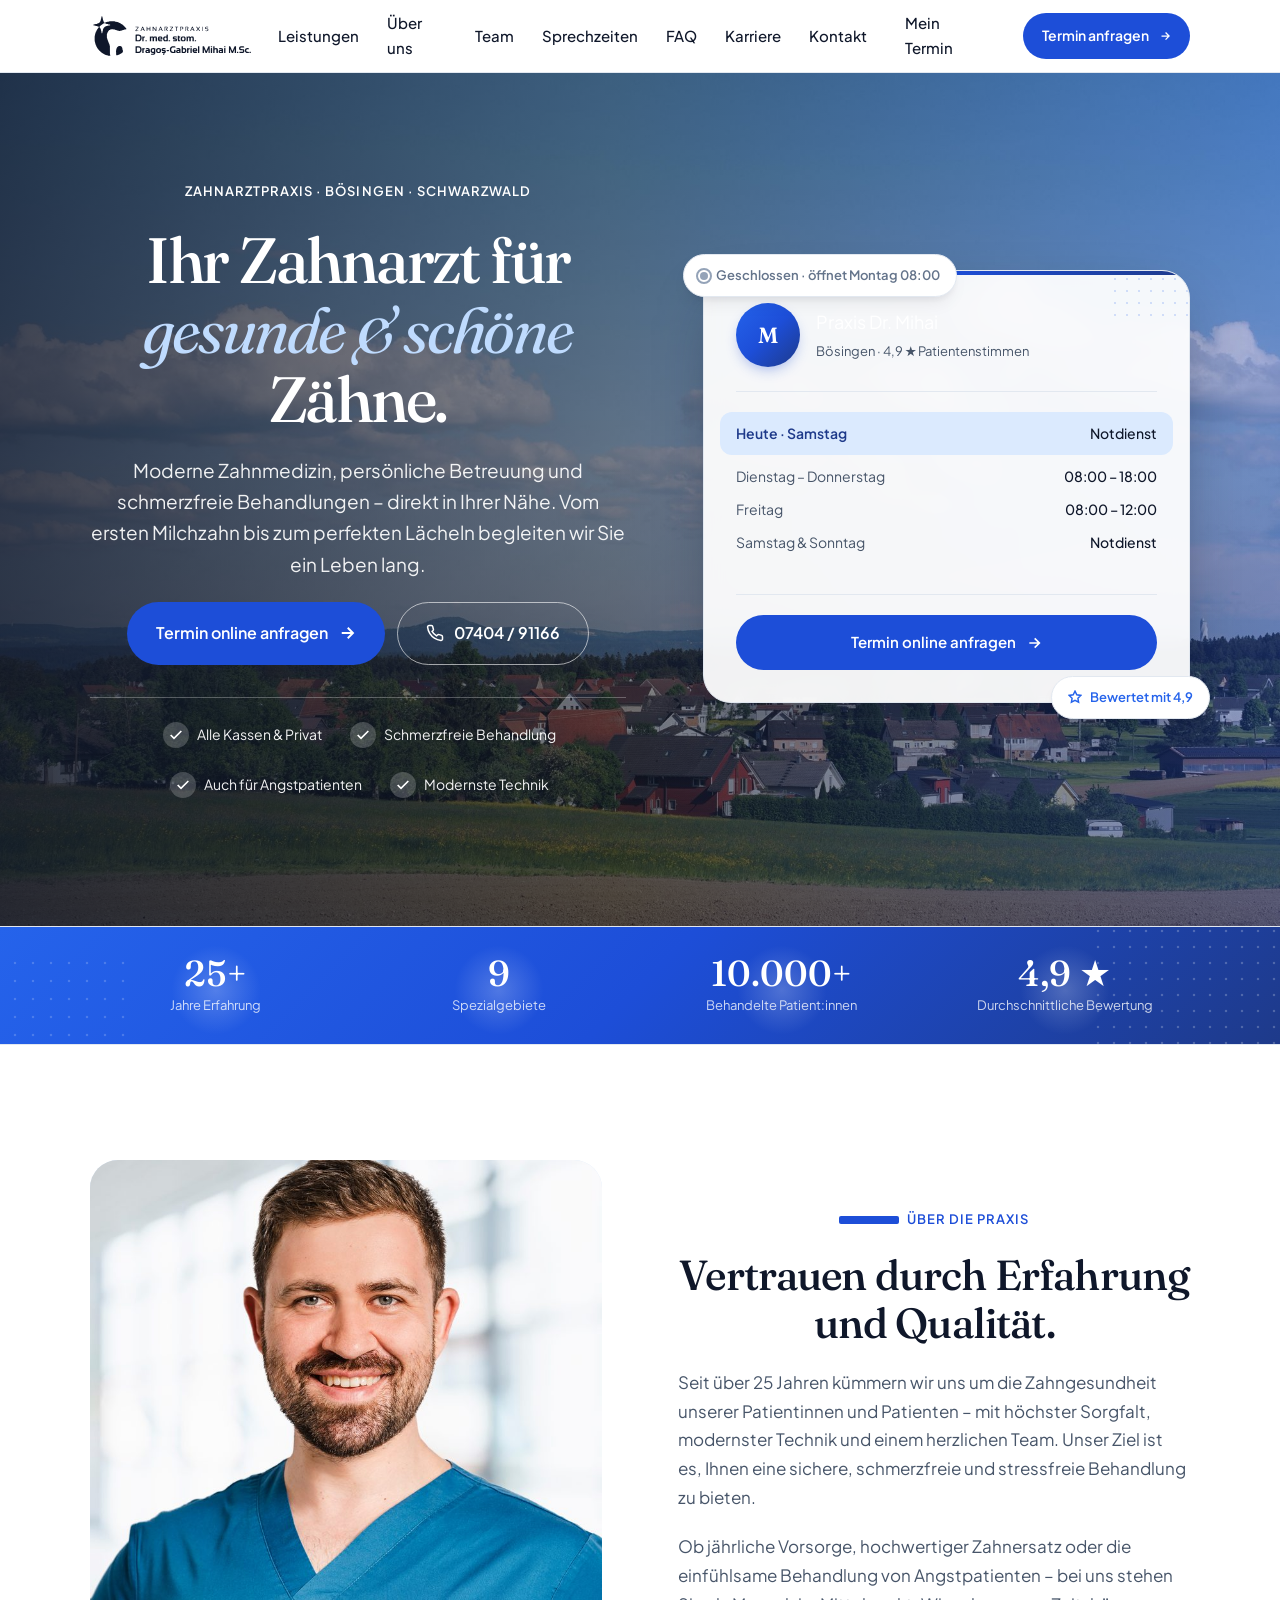
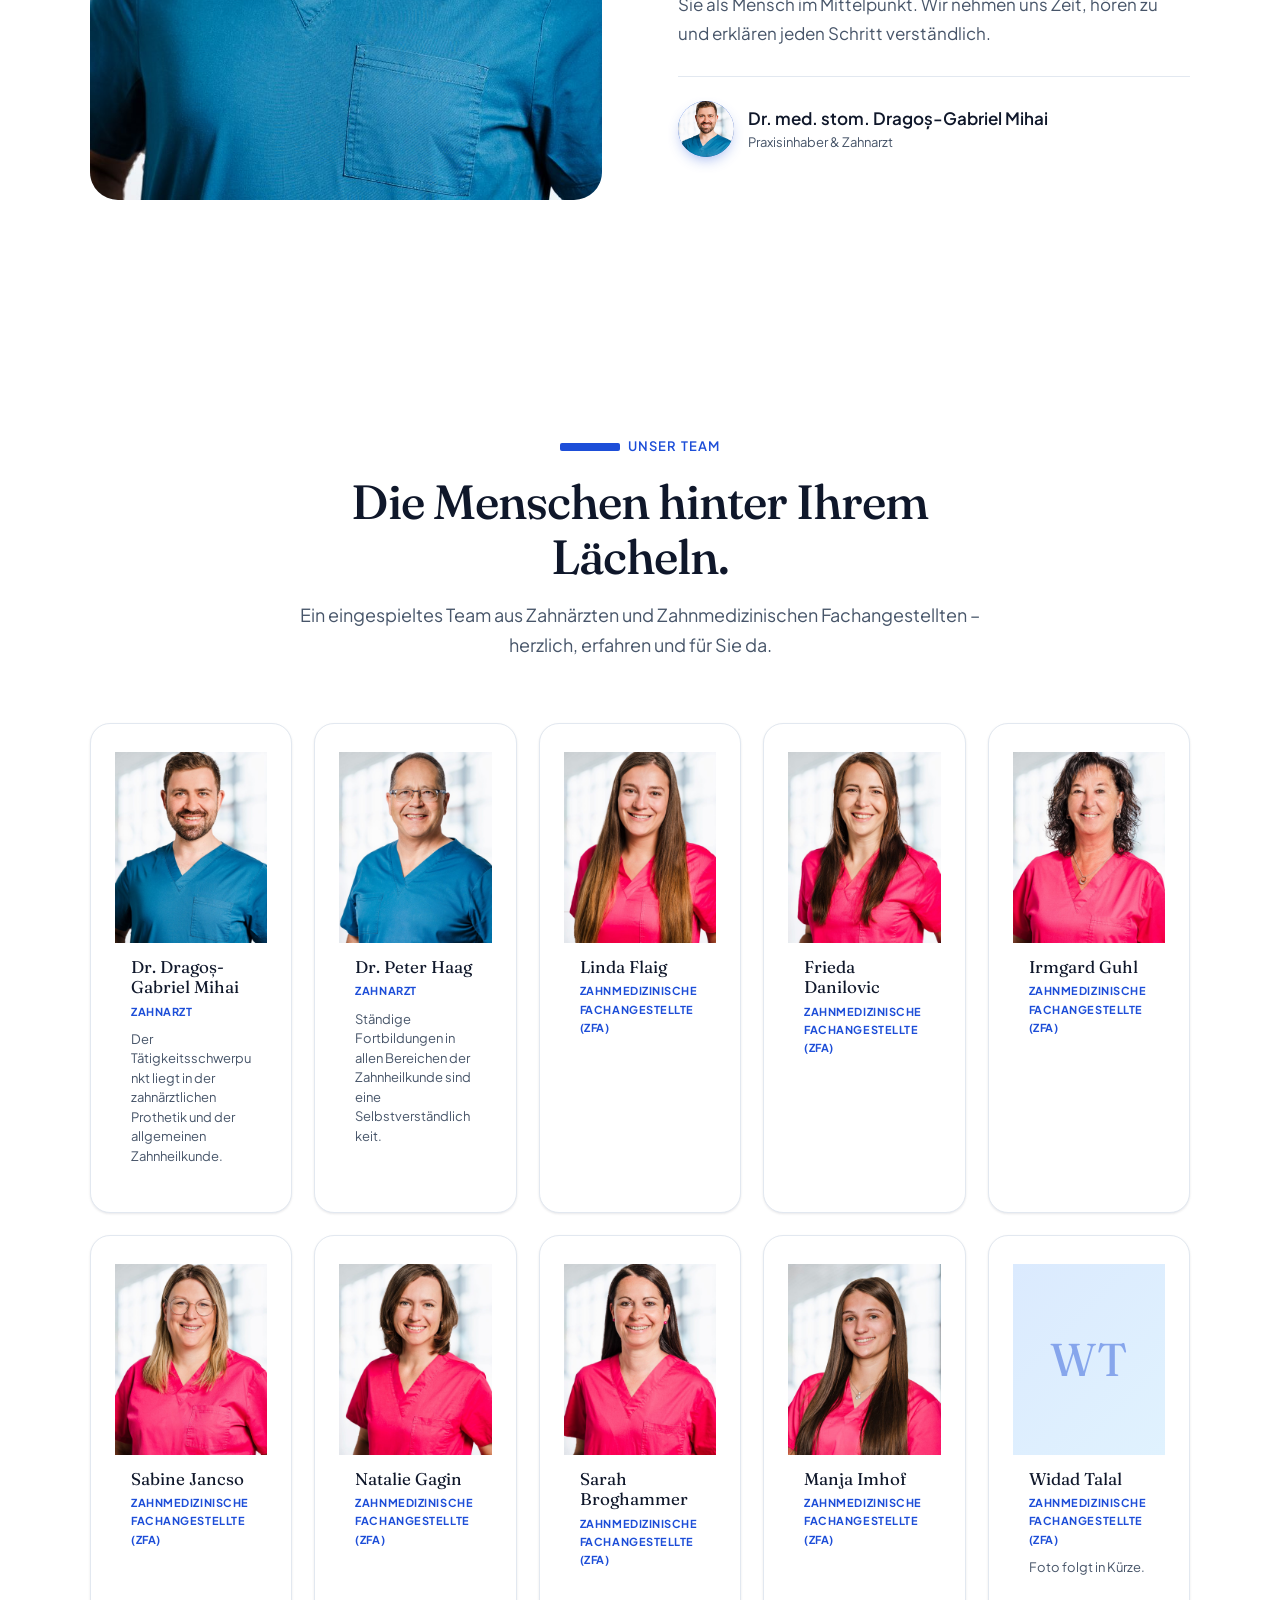
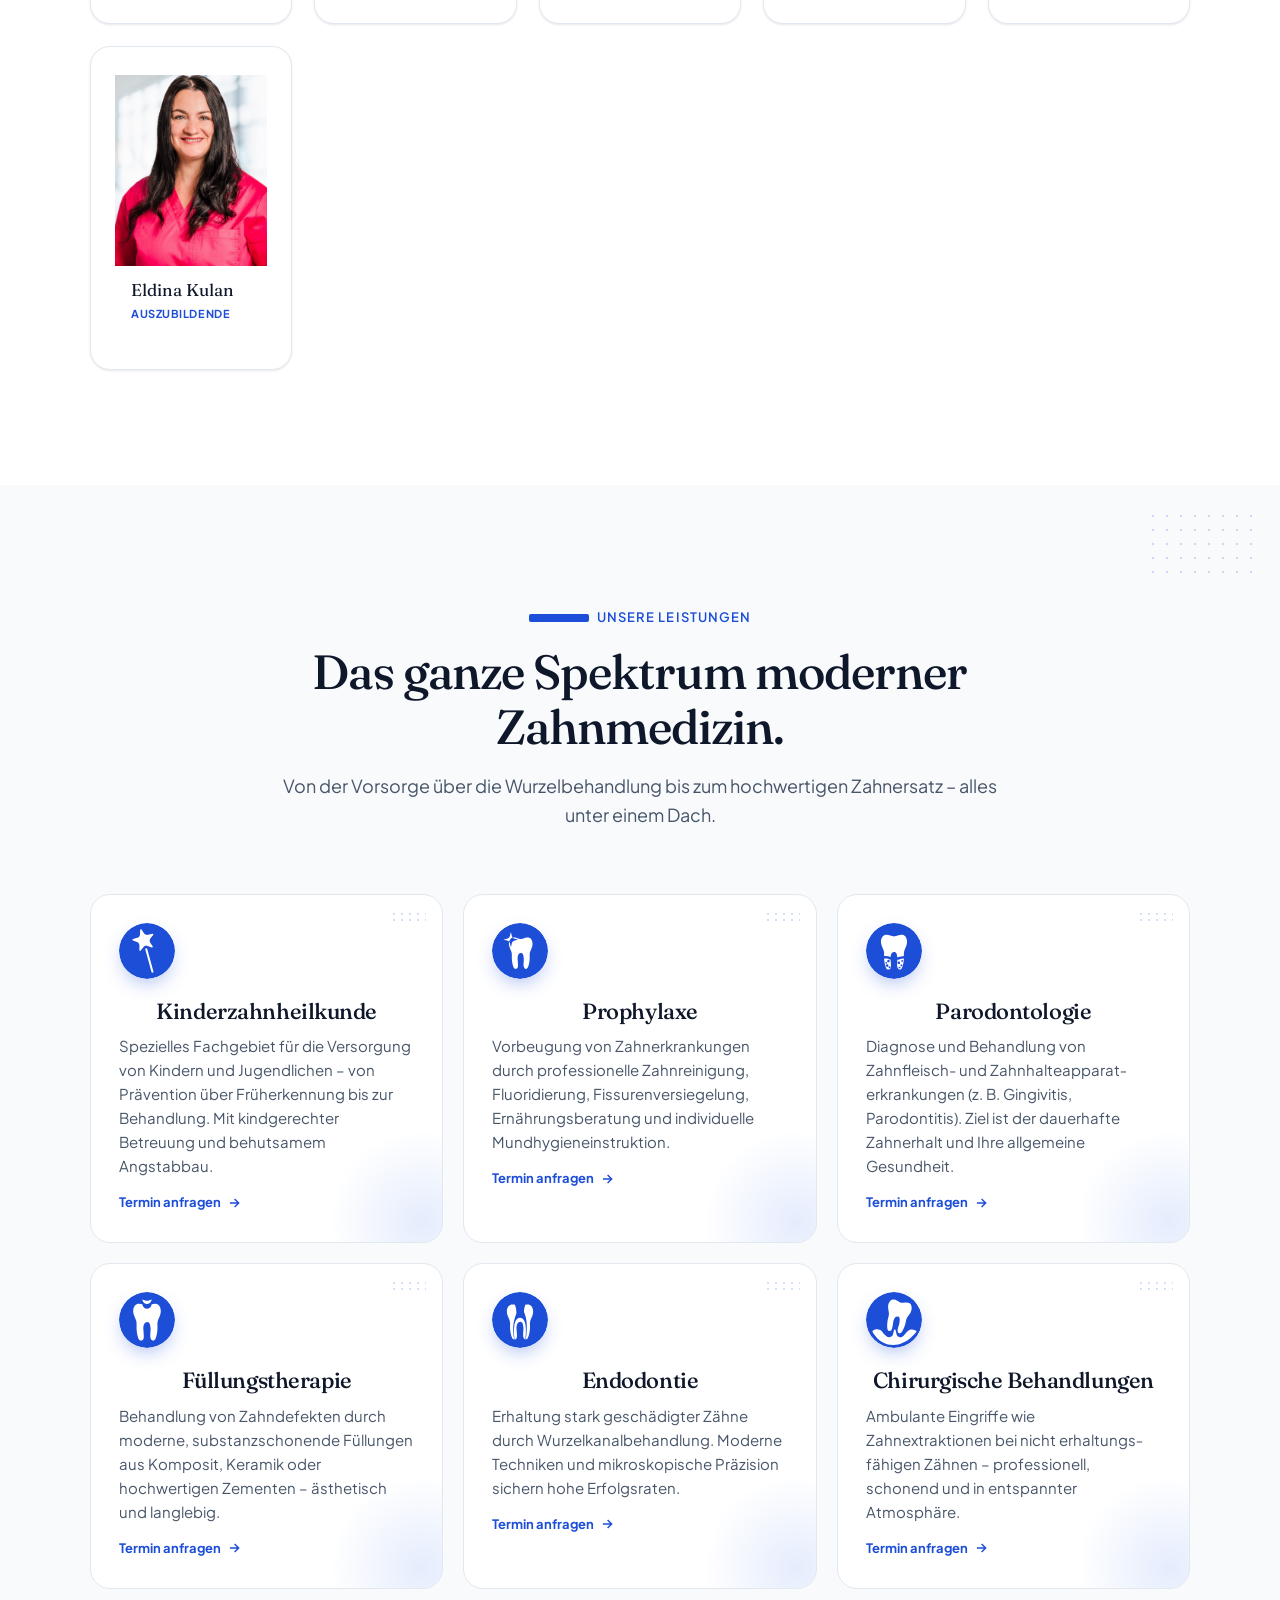
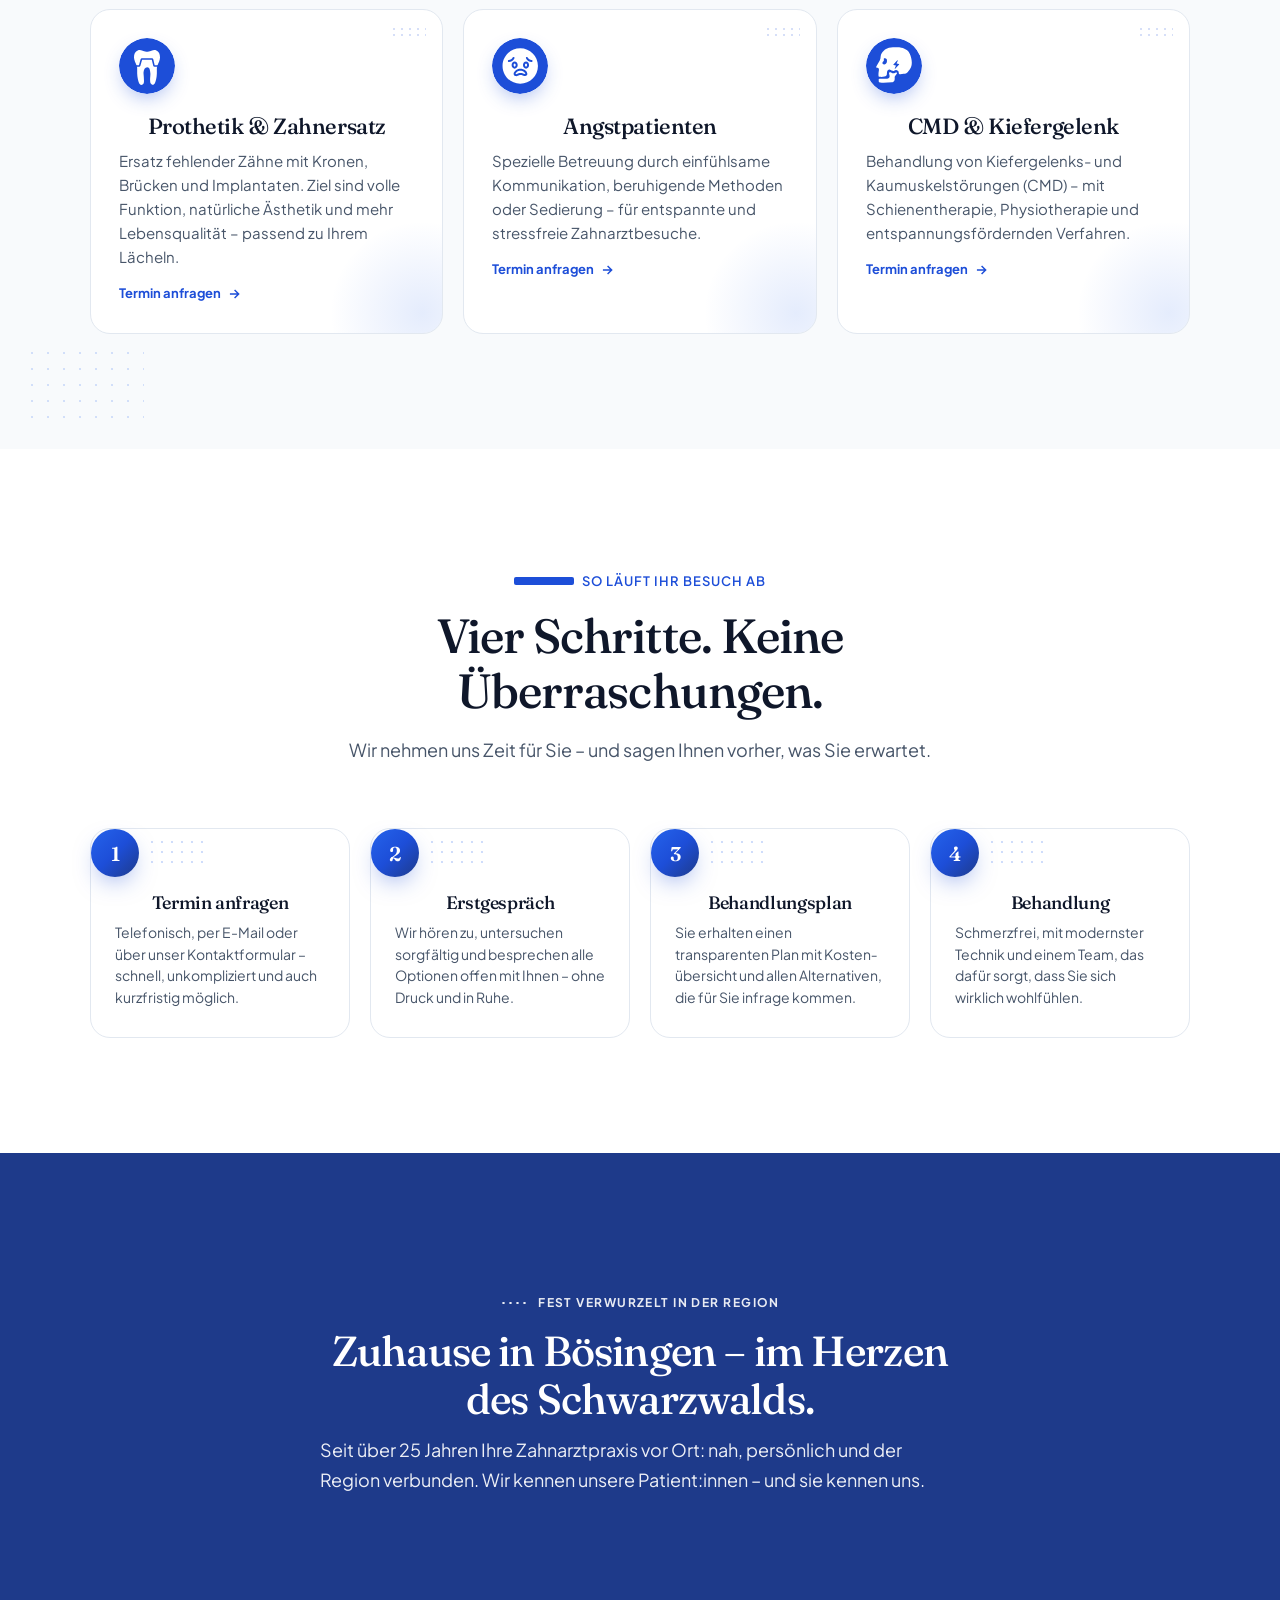
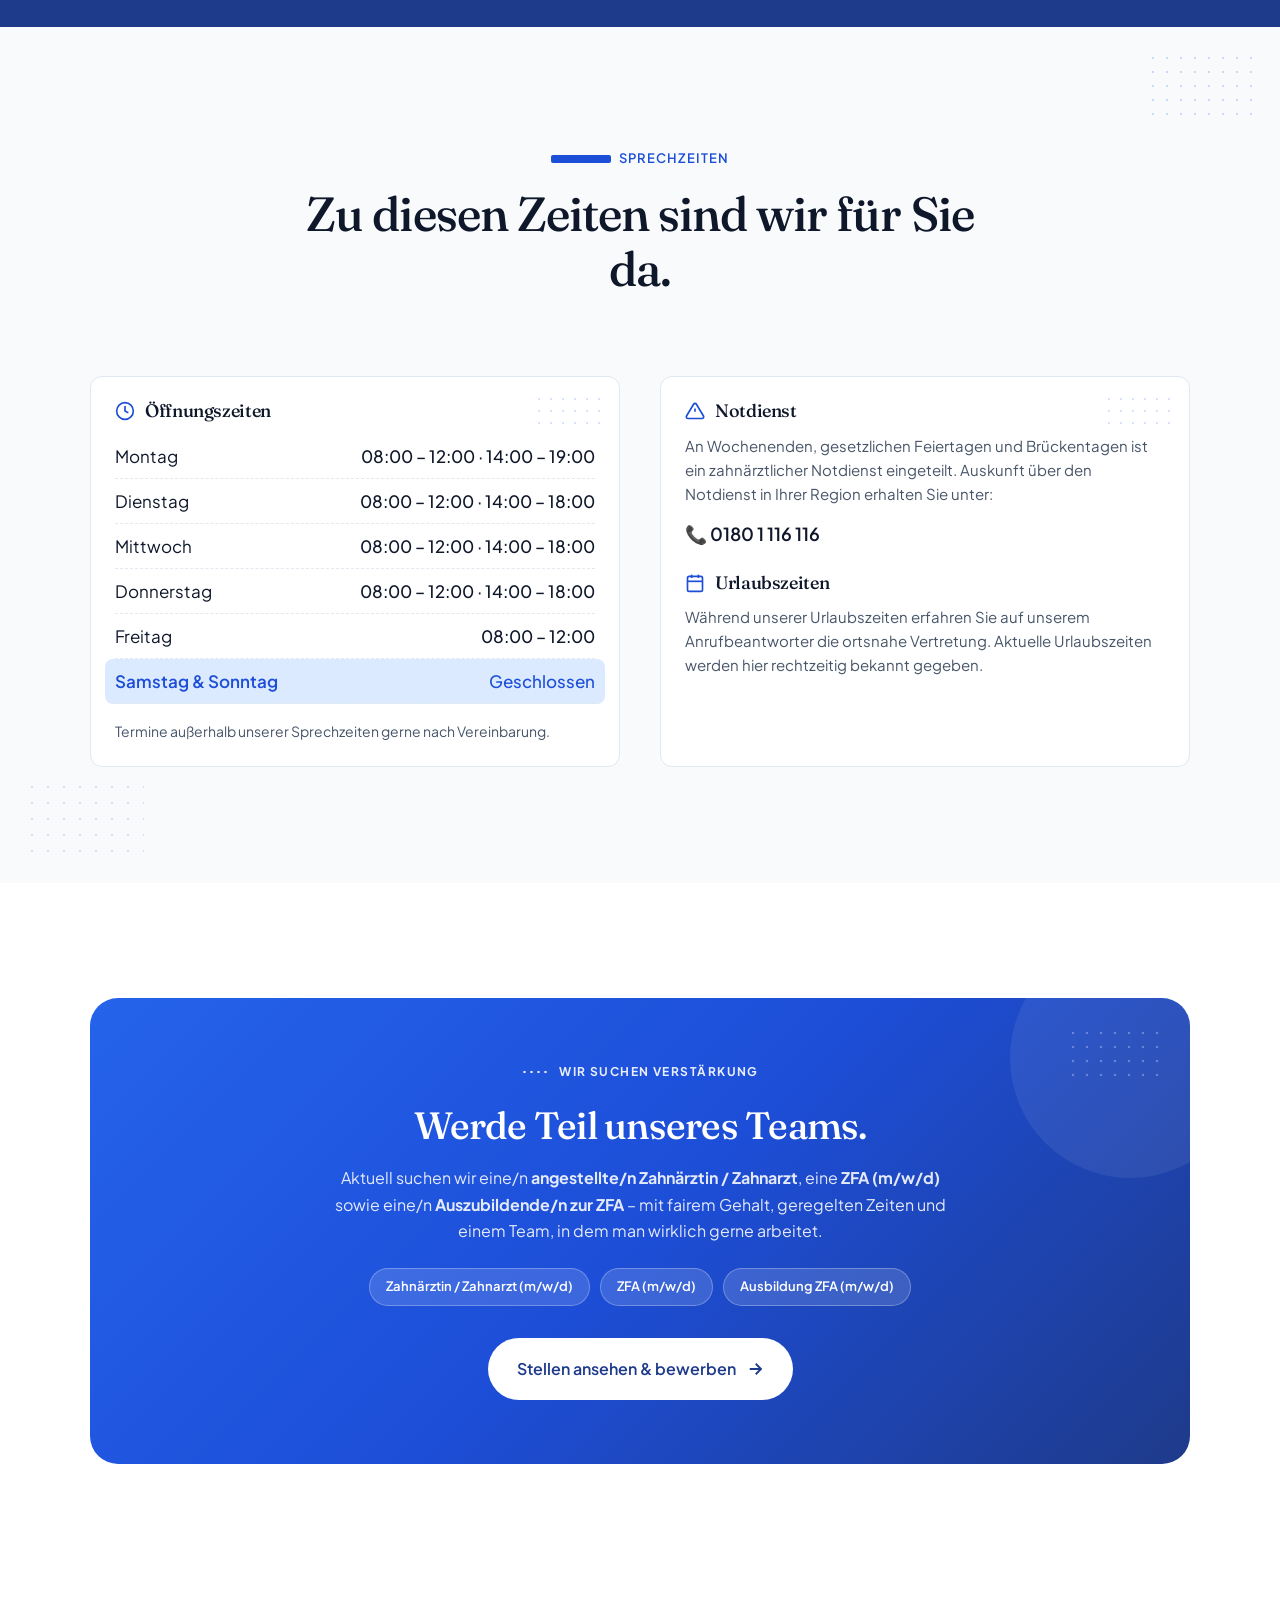
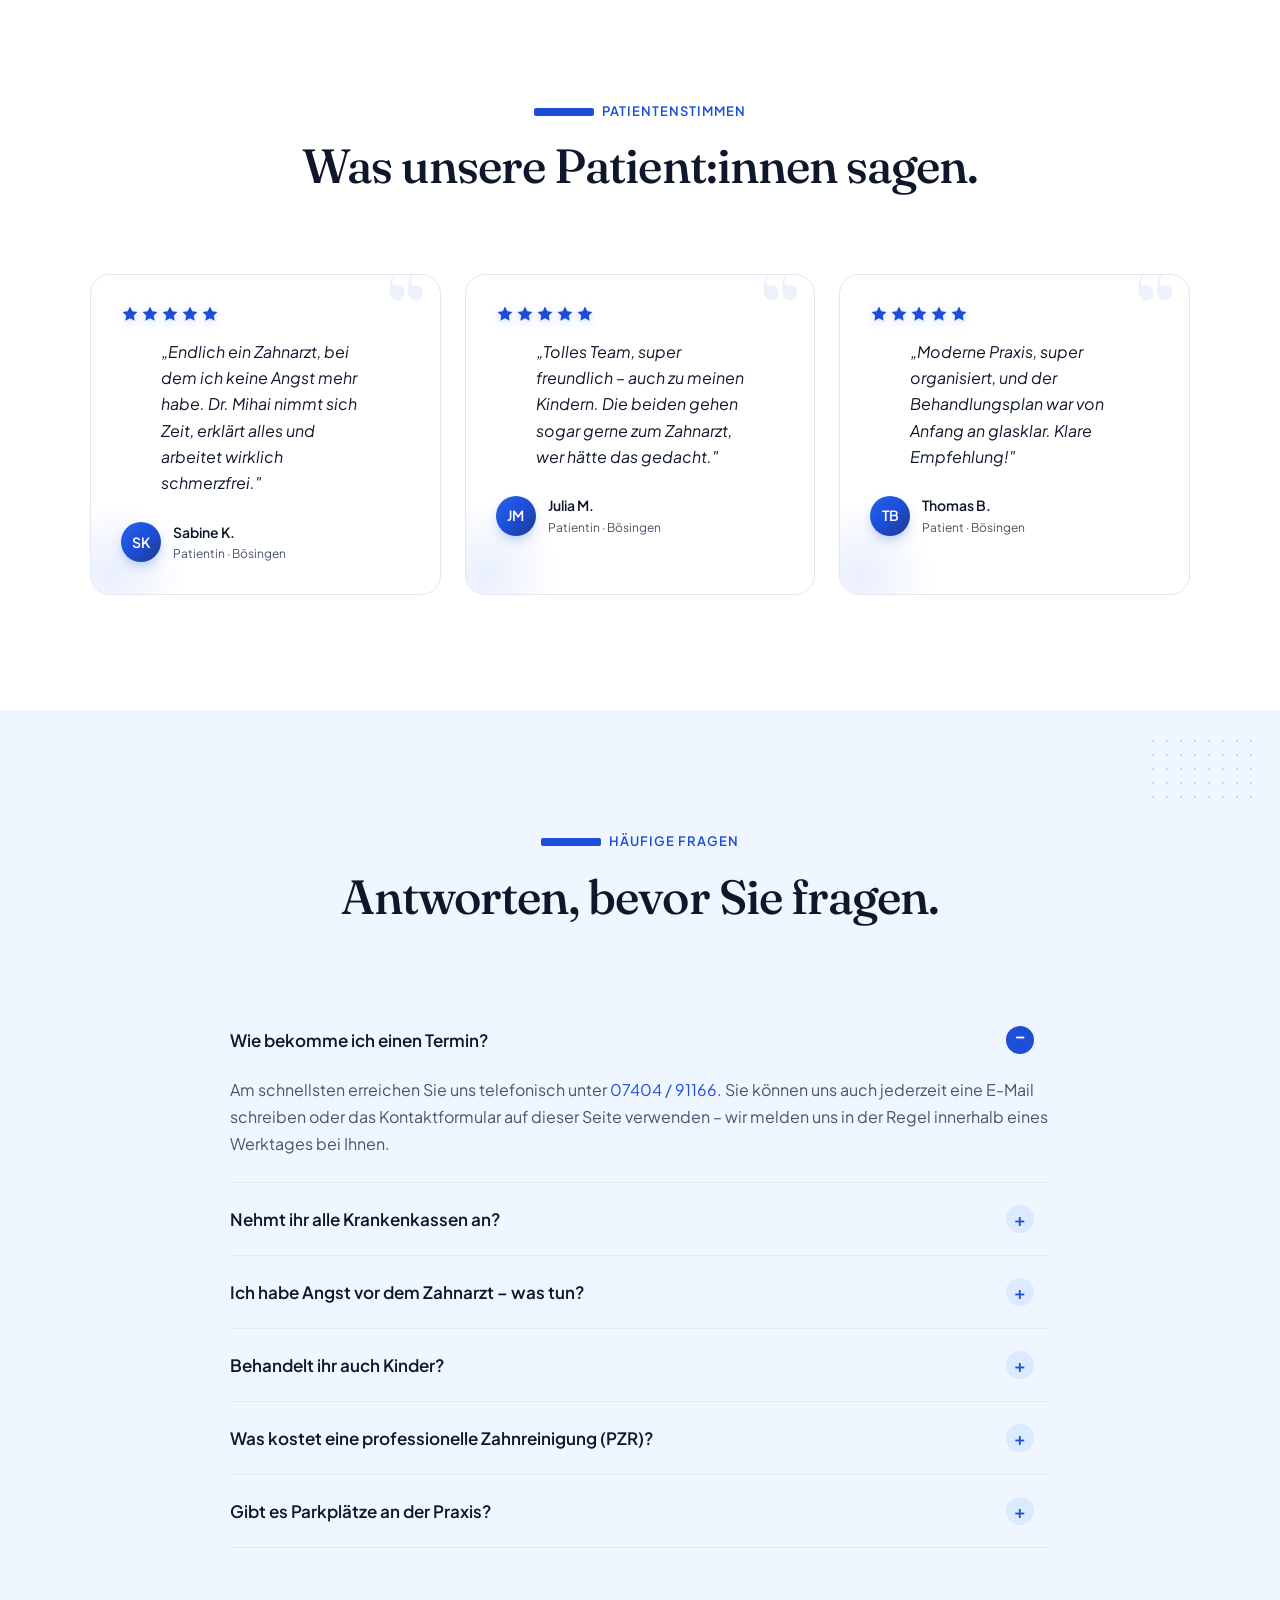
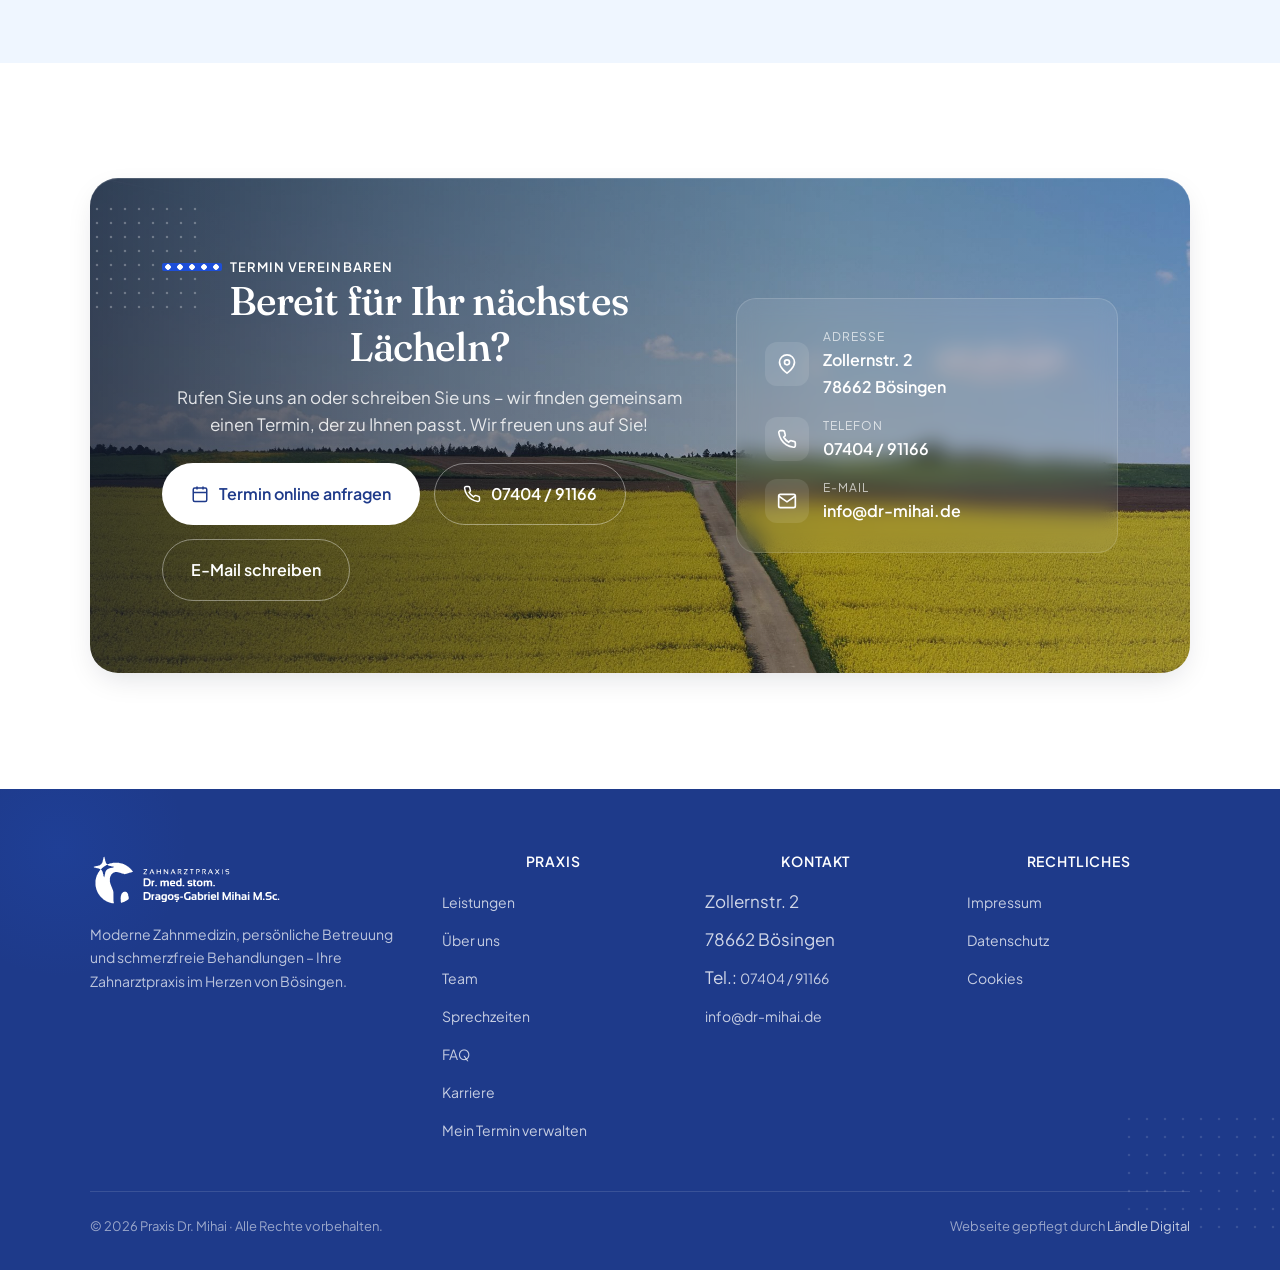
<file: index.html>
<!DOCTYPE html>
<html lang="de-DE">
<head>
<meta charset="UTF-8" />
<meta name="viewport" content="width=device-width, initial-scale=1.0" />
<meta http-equiv="X-UA-Compatible" content="IE=edge" />

<!-- Primärer SEO-Block: Zahnarzt Bösingen -->
<title>Zahnarzt Bösingen · Praxis Dr. Mihai – Prophylaxe, Implantate, Angstpatienten</title>
<meta name="description" content="Zahnarztpraxis Dr. Mihai in Bösingen (Schwarzwald-Baar). Sanfte Zahnmedizin für die ganze Familie: Prophylaxe, Implantate, Kinderzahnheilkunde, Wurzelbehandlung &amp; Angstpatienten-Betreuung. ★ 4,9 · 25 Jahre Erfahrung · Termin online anfragen." />
<meta name="keywords" content="Zahnarzt Bösingen, Zahnarztpraxis Bösingen, Dr. Mihai, Zahnarzt 78662, Zahnarzt Schramberg, Zahnarzt Sulgen, Zahnarzt Rottweil, Zahnarzt Schwarzwald-Baar, Prophylaxe Bösingen, Implantate Bösingen, Kinderzahnarzt Bösingen, Angstpatienten Zahnarzt, Bleaching Bösingen, Wurzelbehandlung Bösingen, Notdienst Zahnarzt" />
<meta name="author" content="Zahnarztpraxis Dr. Mihai" />
<meta name="robots" content="index, follow, max-image-preview:large, max-snippet:-1" />
<meta name="googlebot" content="index, follow" />
<meta name="theme-color" content="#1d4ed8" />
<meta name="format-detection" content="telephone=yes" />
<meta name="geo.region" content="DE-BW" />
<meta name="geo.placename" content="Bösingen" />
<meta name="geo.position" content="48.224;8.522" />
<meta name="ICBM" content="48.224, 8.522" />

<!-- Canonical & Sprache -->
<link rel="canonical" href="https://www.dr-mihai.de/" />
<link rel="alternate" hreflang="de-DE" href="https://www.dr-mihai.de/" />
<link rel="alternate" hreflang="x-default" href="https://www.dr-mihai.de/" />

<!-- Open Graph -->
<meta property="og:type" content="website" />
<meta property="og:locale" content="de_DE" />
<meta property="og:site_name" content="Zahnarztpraxis Dr. Mihai" />
<meta property="og:title" content="Zahnarzt Bösingen · Praxis Dr. Mihai" />
<meta property="og:description" content="Sanfte Zahnmedizin in Bösingen: Prophylaxe, Implantate, Kinderzahnheilkunde, Angstpatienten. ★ 4,9 Bewertung." />
<meta property="og:url" content="https://www.dr-mihai.de/" />
<meta property="og:image" content="https://www.dr-mihai.de/og-image.jpg" />
<meta property="og:image:alt" content="Zahnarztpraxis Dr. Mihai in Bösingen" />
<meta property="og:image:width" content="800" />
<meta property="og:image:height" content="1000" />

<!-- Twitter / X -->
<meta name="twitter:card" content="summary_large_image" />
<meta name="twitter:title" content="Zahnarzt Bösingen · Praxis Dr. Mihai" />
<meta name="twitter:description" content="Sanfte Zahnmedizin in Bösingen. Termin online anfragen." />
<meta name="twitter:image" content="https://www.dr-mihai.de/og-image.jpg" />

<!-- Primäres Seitenbild (für Suchmaschinen-Vorschau) -->
<link rel="image_src" href="https://www.dr-mihai.de/og-image.jpg" />

<!-- Icons -->
<link rel="icon" type="image/svg+xml" href="logo-dark.svg" />
<link rel="apple-touch-icon" href="logo-dark.svg" />

<!-- Performance: Fonts & CSS -->
<link rel="preconnect" href="https://fonts.googleapis.com" />
<link rel="preconnect" href="https://fonts.gstatic.com" crossorigin />
<link rel="dns-prefetch" href="https://formsubmit.co" />
<link href="https://fonts.googleapis.com/css2?family=Fraunces:opsz,wght@9..144,400;9..144,500;9..144,600&family=Plus+Jakarta+Sans:wght@400;500;600;700&display=swap" rel="stylesheet" />
<link rel="stylesheet" href="style.css" />

<!-- Structured Data: Dentist / LocalBusiness -->
<script type="application/ld+json">
{
  "@context": "https://schema.org",
  "@type": "Dentist",
  "@id": "https://www.dr-mihai.de/#praxis",
  "name": "Zahnarztpraxis Dr. Mihai",
  "alternateName": "Praxis Dr. Mihai",
  "url": "https://www.dr-mihai.de/",
  "logo": "https://www.dr-mihai.de/logo.svg",
  "image": {
    "@type": "ImageObject",
    "url": "https://www.dr-mihai.de/og-image.jpg",
    "width": 800,
    "height": 1000,
    "caption": "Dr. med. stom. Dragoș-Gabriel Mihai – Zahnarztpraxis Dr. Mihai, Bösingen"
  },
  "primaryImageOfPage": "https://www.dr-mihai.de/og-image.jpg",
  "description": "Zahnarztpraxis Dr. Mihai in Bösingen – moderne Zahnmedizin von Prophylaxe und Implantaten bis Kinderzahnheilkunde und Angstpatienten-Betreuung.",
  "telephone": "+49 7404 91166",
  "email": "info@dr-mihai.de",
  "priceRange": "$$",
  "currenciesAccepted": "EUR",
  "paymentAccepted": "Bar, EC, Überweisung",
  "founder": { "@type": "Person", "name": "Dr. med. stom. Dragos Mihai", "jobTitle": "Zahnarzt" },
  "address": {
    "@type": "PostalAddress",
    "streetAddress": "Zollernstr. 2",
    "postalCode": "78662",
    "addressLocality": "Bösingen",
    "addressRegion": "BW",
    "addressCountry": "DE"
  },
  "geo": { "@type": "GeoCoordinates", "latitude": 48.224, "longitude": 8.522 },
  "hasMap": "https://www.google.com/maps/search/?api=1&query=Zollernstr.+2+78662+B%C3%B6singen",
  "areaServed": [
    { "@type": "City", "name": "Bösingen" },
    { "@type": "City", "name": "Schramberg" },
    { "@type": "City", "name": "Sulgen" },
    { "@type": "City", "name": "Rottweil" },
    { "@type": "City", "name": "Dunningen" },
    { "@type": "AdministrativeArea", "name": "Schwarzwald-Baar-Kreis" },
    { "@type": "AdministrativeArea", "name": "Landkreis Rottweil" }
  ],
  "openingHoursSpecification": [
    { "@type": "OpeningHoursSpecification", "dayOfWeek": ["Monday","Tuesday","Wednesday","Thursday"], "opens": "08:00", "closes": "12:30" },
    { "@type": "OpeningHoursSpecification", "dayOfWeek": ["Monday","Tuesday","Wednesday","Thursday"], "opens": "14:00", "closes": "18:00" },
    { "@type": "OpeningHoursSpecification", "dayOfWeek": "Friday", "opens": "08:00", "closes": "12:00" }
  ],
  "medicalSpecialty": ["Dentistry","PediatricDentistry","Periodontology","Endodontics","CosmeticDentistry","Prophylaxis"],
  "availableService": [
    { "@type": "MedicalProcedure", "name": "Professionelle Zahnreinigung (PZR)" },
    { "@type": "MedicalProcedure", "name": "Prophylaxe" },
    { "@type": "MedicalProcedure", "name": "Kinderzahnheilkunde" },
    { "@type": "MedicalProcedure", "name": "Parodontologie" },
    { "@type": "MedicalProcedure", "name": "Füllungstherapie" },
    { "@type": "MedicalProcedure", "name": "Endodontie (Wurzelkanalbehandlung)" },
    { "@type": "MedicalProcedure", "name": "Chirurgische Behandlungen" },
    { "@type": "MedicalProcedure", "name": "Prothetik und Zahnersatz" },
    { "@type": "MedicalProcedure", "name": "Behandlung von Angstpatienten" },
    { "@type": "MedicalProcedure", "name": "CMD-Diagnostik" },
    { "@type": "MedicalProcedure", "name": "Bleaching" }
  ],
  "potentialAction": {
    "@type": "ReserveAction",
    "name": "Termin online anfragen",
    "target": "https://drmihaimsc.termin.dampsoft.net"
  }
}
</script>

<!-- Structured Data: WebSite -->
<script type="application/ld+json">
{
  "@context": "https://schema.org",
  "@type": "WebSite",
  "name": "Zahnarztpraxis Dr. Mihai",
  "url": "https://www.dr-mihai.de/",
  "inLanguage": "de-DE",
  "publisher": { "@id": "https://www.dr-mihai.de/#praxis" }
}
</script>

<!-- Structured Data: BreadcrumbList -->
<script type="application/ld+json">
{
  "@context": "https://schema.org",
  "@type": "BreadcrumbList",
  "itemListElement": [
    { "@type": "ListItem", "position": 1, "name": "Startseite", "item": "https://www.dr-mihai.de/" }
  ]
}
</script>

<!-- Structured Data: FAQ (Auszug der FAQ-Sektion) -->
<script type="application/ld+json">
{
  "@context": "https://schema.org",
  "@type": "FAQPage",
  "mainEntity": [
    {
      "@type": "Question",
      "name": "Wie bekomme ich einen Termin in der Praxis Dr. Mihai?",
      "acceptedAnswer": { "@type": "Answer", "text": "Telefonisch unter 07404 / 91166, per E-Mail an info@dr-mihai.de oder direkt über das Online-Anfrageformular auf unserer Website. Akut-Termine erhalten Sie meist innerhalb von 24 Stunden." }
    },
    {
      "@type": "Question",
      "name": "Behandelt die Praxis Dr. Mihai auch Angstpatienten?",
      "acceptedAnswer": { "@type": "Answer", "text": "Ja. Wir nehmen uns extra Zeit für Angstpatienten, erklären jeden Schritt verständlich und bieten bei Bedarf eine Sedierung. Probetermine zum Kennenlernen ohne Behandlung sind ausdrücklich möglich." }
    },
    {
      "@type": "Question",
      "name": "Ist die Praxis Dr. Mihai barrierefrei erreichbar?",
      "acceptedAnswer": { "@type": "Answer", "text": "Ja, der Zugang zur Praxis in der Zollernstr. 2 in Bösingen ist barrierefrei. Direkt an der Praxis stehen Patient:innen-Parkplätze zur Verfügung." }
    },
    {
      "@type": "Question",
      "name": "Welche Kassen werden akzeptiert?",
      "acceptedAnswer": { "@type": "Answer", "text": "Wir behandeln alle gesetzlich und privat Versicherten. Bei Wahlleistungen besprechen wir die Kosten vorher transparent und persönlich mit Ihnen." }
    }
  ]
}
</script>
</head>
<body>

<!-- ============================================================
     TOPBAR
============================================================= -->
<header class="topbar">
  <div class="shell topbar__inner">
    <a href="index.html" class="topbar__logo" aria-label="Praxis Dr. Mihai – Startseite">
      <img src="logo-dark.svg" alt="Praxis Dr. Mihai" class="topbar__logo-mark" />
    </a>
    <nav class="topbar__nav" aria-label="Hauptnavigation">
      <a href="#leistungen">Leistungen</a>
      <a href="#ueber-uns">Über uns</a>
      <a href="#team">Team</a>
      <a href="#sprechzeiten">Sprechzeiten</a>
      <a href="#faq">FAQ</a>
      <a href="karriere.html">Karriere</a>
      <a href="#kontakt">Kontakt</a>
      <a href="#" class="topbar__mgmt" data-dm-booking-manage>Mein Termin</a>
    </nav>
    <a href="https://drmihaimsc.termin.dampsoft.net" target="_blank" rel="noopener noreferrer" class="btn btn--primary btn--sm topbar__cta">
      Termin anfragen
      <svg viewBox="0 0 24 24" width="14" height="14" fill="none" stroke="currentColor" stroke-width="2.5"><path d="M5 12h14M13 5l7 7-7 7"/></svg>
    </a>
    <button class="burger" id="burger" aria-label="Menü öffnen" aria-expanded="false">
      <span></span><span></span><span></span>
    </button>
  </div>
  <div class="topbar__mobile" id="topbarMobile">
    <a href="#leistungen">Leistungen</a>
    <a href="#ueber-uns">Über uns</a>
    <a href="#team">Team</a>
    <a href="#sprechzeiten">Sprechzeiten</a>
    <a href="#faq">FAQ</a>
    <a href="karriere.html">Karriere</a>
    <a href="#kontakt">Kontakt</a>
    <a href="#" data-dm-booking-manage>Mein Termin verwalten</a>
    <a href="https://drmihaimsc.termin.dampsoft.net" target="_blank" rel="noopener noreferrer" class="btn btn--primary btn--block">Termin online anfragen</a>
  </div>
</header>

<main>

<!-- ============================================================
     HERO
============================================================= -->
<section class="hero">
  <div class="shell hero__inner">
    <div class="hero__content">
      <span class="eyebrow eyebrow--dots">Zahnarztpraxis · Bösingen · Schwarzwald</span>
      <h1>Ihr Zahnarzt für<br/><em>gesunde &amp; schöne</em> Zähne.</h1>
      <p class="hero__sub">
        Moderne Zahnmedizin, persönliche Betreuung und schmerzfreie Behandlungen –
        direkt in Ihrer Nähe. Vom ersten Milchzahn bis zum perfekten Lächeln
        begleiten wir Sie ein Leben lang.
      </p>
      <div class="hero__cta">
        <a href="https://drmihaimsc.termin.dampsoft.net" target="_blank" rel="noopener noreferrer" class="btn btn--primary btn--lg">
          Termin online anfragen
          <svg viewBox="0 0 24 24" width="18" height="18" fill="none" stroke="currentColor" stroke-width="2.5"><path d="M5 12h14M13 5l7 7-7 7"/></svg>
        </a>
        <a href="tel:+49740491166" class="btn btn--ghost btn--lg">
          <svg viewBox="0 0 24 24" width="18" height="18" fill="none" stroke="currentColor" stroke-width="2"><path d="M22 16.92v3a2 2 0 0 1-2.18 2 19.79 19.79 0 0 1-8.63-3.07 19.5 19.5 0 0 1-6-6 19.79 19.79 0 0 1-3.07-8.67A2 2 0 0 1 4.11 2h3a2 2 0 0 1 2 1.72 12.84 12.84 0 0 0 .7 2.81 2 2 0 0 1-.45 2.11L8.09 9.91a16 16 0 0 0 6 6l1.27-1.27a2 2 0 0 1 2.11-.45 12.84 12.84 0 0 0 2.81.7A2 2 0 0 1 22 16.92z"/></svg>
          07404 / 91166
        </a>
      </div>
      <ul class="hero__trust">
        <li><svg viewBox="0 0 24 24" width="18" height="18" fill="none" stroke="currentColor" stroke-width="2.5"><path d="M20 6 9 17l-5-5"/></svg> Alle Kassen &amp; Privat</li>
        <li><svg viewBox="0 0 24 24" width="18" height="18" fill="none" stroke="currentColor" stroke-width="2.5"><path d="M20 6 9 17l-5-5"/></svg> Schmerzfreie Behandlung</li>
        <li><svg viewBox="0 0 24 24" width="18" height="18" fill="none" stroke="currentColor" stroke-width="2.5"><path d="M20 6 9 17l-5-5"/></svg> Auch für Angstpatienten</li>
        <li><svg viewBox="0 0 24 24" width="18" height="18" fill="none" stroke="currentColor" stroke-width="2.5"><path d="M20 6 9 17l-5-5"/></svg> Modernste Technik</li>
      </ul>
    </div>

    <aside class="hero__visual">
      <span class="hero-badge hero-badge--tl" data-status-badge>
        <span class="pulse"></span> Heute geöffnet
      </span>
      <div class="hero-card">
        <div class="hero-card__top">
          <div class="hero-card__avatar" aria-hidden="true">M</div>
          <div>
            <div class="hero-card__title">Praxis Dr. Mihai</div>
            <div class="hero-card__meta">Bösingen · 4,9 ★ Patientenstimmen</div>
          </div>
        </div>
        <div class="hero-card__hours">
          <div class="hero-card__row is-today" data-status-today>
            <span data-status-today-label>Heute</span><span data-status-today-hours>08:00 – 19:00</span>
          </div>
          <div class="hero-card__row"><span>Dienstag – Donnerstag</span><span>08:00 – 18:00</span></div>
          <div class="hero-card__row"><span>Freitag</span><span>08:00 – 12:00</span></div>
          <div class="hero-card__row"><span>Samstag &amp; Sonntag</span><span>Notdienst</span></div>
        </div>
        <div class="hero-card__cta">
          <a href="https://drmihaimsc.termin.dampsoft.net" target="_blank" rel="noopener noreferrer" class="btn btn--primary">
            Termin online anfragen
            <svg viewBox="0 0 24 24" width="16" height="16" fill="none" stroke="currentColor" stroke-width="2.5"><path d="M5 12h14M13 5l7 7-7 7"/></svg>
          </a>
        </div>
      </div>
      <span class="hero-badge hero-badge--br">
        <svg viewBox="0 0 24 24" width="14" height="14" fill="none" stroke="currentColor" stroke-width="2.5"><path d="m12 2 3.09 6.26L22 9.27l-5 4.87 1.18 6.88L12 17.77l-6.18 3.25L7 14.14 2 9.27l6.91-1.01L12 2z"/></svg>
        Bewertet mit 4,9
      </span>
    </aside>
  </div>
</section>

<!-- ============================================================
     TRUST STRIP
============================================================= -->
<section class="trust-strip">
  <div class="shell trust-strip__inner">
    <div class="trust-stat">
      <div class="trust-stat__num">25+</div>
      <div class="trust-stat__label">Jahre Erfahrung</div>
    </div>
    <div class="trust-stat">
      <div class="trust-stat__num">9</div>
      <div class="trust-stat__label">Spezialgebiete</div>
    </div>
    <div class="trust-stat">
      <div class="trust-stat__num">10.000+</div>
      <div class="trust-stat__label">Behandelte Patient:innen</div>
    </div>
    <div class="trust-stat">
      <div class="trust-stat__num">4,9 ★</div>
      <div class="trust-stat__label">Durchschnittliche Bewertung</div>
    </div>
  </div>
</section>

<!-- ============================================================
     ÜBER UNS / VERTRAUEN
============================================================= -->
<section class="section" id="ueber-uns">
  <div class="shell split">
    <div class="split__media">
      <img src="team-2.jpg" alt="Dr. med. stom. Dragoș-Gabriel Mihai" class="split__media-photo" width="800" height="1000" loading="lazy" />
    </div>
    <div class="split__content">
      <span class="eyebrow eyebrow--dots">Über die Praxis</span>
      <h2>Vertrauen durch Erfahrung und Qualität.</h2>
      <p>
        Seit über 25 Jahren kümmern wir uns um die Zahngesundheit unserer
        Patientinnen und Patienten – mit höchster Sorgfalt, modernster Technik
        und einem herzlichen Team. Unser Ziel ist es, Ihnen eine sichere,
        schmerzfreie und stressfreie Behandlung zu bieten.
      </p>
      <p>
        Ob jährliche Vorsorge, hochwertiger Zahnersatz oder die einfühlsame
        Behandlung von Angstpatienten – bei uns stehen Sie als Mensch im
        Mittelpunkt. Wir nehmen uns Zeit, hören zu und erklären jeden Schritt
        verständlich.
      </p>
      <div class="split__sign">
        <img src="team-2.jpg" alt="" class="split__sign-avatar" width="56" height="56" loading="lazy" />
        <div>
          <div class="split__sign-name">Dr. med. stom. Dragoș-Gabriel Mihai</div>
          <div class="split__sign-role">Praxisinhaber &amp; Zahnarzt</div>
        </div>
      </div>
    </div>
  </div>
</section>

<!-- ============================================================
     TEAM
============================================================= -->
<section class="section" id="team">
  <div class="shell">
    <div class="section-head">
      <span class="eyebrow eyebrow--center eyebrow--dots">Unser Team</span>
      <h2>Die Menschen hinter Ihrem Lächeln.</h2>
      <p>Ein eingespieltes Team aus Zahnärzten und Zahnmedizinischen Fachangestellten – herzlich, erfahren und für Sie da.</p>
    </div>

    <div class="team-grid">
      <figure class="team-card">
        <img src="team-2.jpg" alt="Dr. med. stom. Dragoș-Gabriel Mihai" width="800" height="1000" loading="lazy" />
        <figcaption>
          <span class="team-card__name">Dr. Dragoș-Gabriel Mihai</span>
          <span class="team-card__role">Zahnarzt</span>
          <p class="team-card__desc">Der Tätigkeitsschwerpunkt liegt in der zahnärztlichen Prothetik und der allgemeinen Zahnheilkunde.</p>
        </figcaption>
      </figure>
      <figure class="team-card">
        <img src="team-1.jpg" alt="Dr. Peter Haag" width="800" height="1000" loading="lazy" />
        <figcaption>
          <span class="team-card__name">Dr. Peter Haag</span>
          <span class="team-card__role">Zahnarzt</span>
          <p class="team-card__desc">Ständige Fortbildungen in allen Bereichen der Zahnheilkunde sind eine Selbstverständlichkeit.</p>
        </figcaption>
      </figure>
      <figure class="team-card">
        <img src="team-6.jpg" alt="Linda Flaig" width="800" height="1000" loading="lazy" />
        <figcaption>
          <span class="team-card__name">Linda Flaig</span>
          <span class="team-card__role">Zahnmedizinische Fachangestellte (ZFA)</span>
        </figcaption>
      </figure>
      <figure class="team-card">
        <img src="team-7.jpg" alt="Frieda Danilovic" width="800" height="1000" loading="lazy" />
        <figcaption>
          <span class="team-card__name">Frieda Danilovic</span>
          <span class="team-card__role">Zahnmedizinische Fachangestellte (ZFA)</span>
        </figcaption>
      </figure>
      <figure class="team-card">
        <img src="team-5.jpg" alt="Irmgard Guhl" width="800" height="1000" loading="lazy" />
        <figcaption>
          <span class="team-card__name">Irmgard Guhl</span>
          <span class="team-card__role">Zahnmedizinische Fachangestellte (ZFA)</span>
        </figcaption>
      </figure>
      <figure class="team-card">
        <img src="team-3.jpg" alt="Sabine Jancso" width="800" height="1000" loading="lazy" />
        <figcaption>
          <span class="team-card__name">Sabine Jancso</span>
          <span class="team-card__role">Zahnmedizinische Fachangestellte (ZFA)</span>
        </figcaption>
      </figure>
      <figure class="team-card">
        <img src="team-8.jpg" alt="Natalie Gagin" width="800" height="1000" loading="lazy" />
        <figcaption>
          <span class="team-card__name">Natalie Gagin</span>
          <span class="team-card__role">Zahnmedizinische Fachangestellte (ZFA)</span>
        </figcaption>
      </figure>
      <figure class="team-card">
        <img src="team-4.jpg" alt="Sarah Broghammer" width="800" height="1000" loading="lazy" />
        <figcaption>
          <span class="team-card__name">Sarah Broghammer</span>
          <span class="team-card__role">Zahnmedizinische Fachangestellte (ZFA)</span>
        </figcaption>
      </figure>
      <figure class="team-card">
        <img src="team-10.jpg" alt="Manja Imhof" width="800" height="1000" loading="lazy" />
        <figcaption>
          <span class="team-card__name">Manja Imhof</span>
          <span class="team-card__role">Zahnmedizinische Fachangestellte (ZFA)</span>
        </figcaption>
      </figure>
      <figure class="team-card team-card--nophoto">
        <div class="team-card__placeholder" aria-hidden="true"><span>WT</span></div>
        <figcaption>
          <span class="team-card__name">Widad Talal</span>
          <span class="team-card__role">Zahnmedizinische Fachangestellte (ZFA)</span>
          <p class="team-card__desc">Foto folgt in Kürze.</p>
        </figcaption>
      </figure>
      <figure class="team-card">
        <img src="team-9.jpg" alt="Eldina Kulan" width="800" height="1000" loading="lazy" />
        <figcaption>
          <span class="team-card__name">Eldina Kulan</span>
          <span class="team-card__role">Auszubildende</span>
        </figcaption>
      </figure>
    </div>
  </div>
</section>

<!-- ============================================================
     LEISTUNGEN
============================================================= -->
<section class="section section--soft" id="leistungen">
  <div class="shell">
    <div class="section-head">
      <span class="eyebrow eyebrow--center eyebrow--dots">Unsere Leistungen</span>
      <h2>Das ganze Spektrum moderner Zahnmedizin.</h2>
      <p>Von der Vorsorge über die Wurzelbehandlung bis zum hochwertigen Zahnersatz – alles unter einem Dach.</p>
    </div>

    <div class="services">
      <article class="service-card">
        <div class="service-card__icon service-card__icon--badge">
          <img src="Icon1_Kinderzahnheilkunde.svg" alt="" width="56" height="56" loading="lazy" />
        </div>
        <h3>Kinderzahnheilkunde</h3>
        <p>Spezielles Fachgebiet für die Versorgung von Kindern und Jugendlichen – von Prävention über Früherkennung bis zur Behandlung. Mit kindgerechter Betreuung und behutsamem Angstabbau.</p>
      </article>

      <article class="service-card">
        <div class="service-card__icon service-card__icon--badge">
          <img src="Icon2_Prophylaxe.svg" alt="" width="56" height="56" loading="lazy" />
        </div>
        <h3>Prophylaxe</h3>
        <p>Vorbeugung von Zahnerkrankungen durch professionelle Zahnreinigung, Fluoridierung, Fissurenversiegelung, Ernährungsberatung und individuelle Mundhygiene­instruktion.</p>
      </article>

      <article class="service-card">
        <div class="service-card__icon service-card__icon--badge">
          <img src="Icon3_Parodontologie-2.svg" alt="" width="56" height="56" loading="lazy" />
        </div>
        <h3>Parodontologie</h3>
        <p>Diagnose und Behandlung von Zahnfleisch- und Zahnhalteapparat­erkrankungen (z. B. Gingivitis, Parodontitis). Ziel ist der dauerhafte Zahnerhalt und Ihre allgemeine Gesundheit.</p>
      </article>

      <article class="service-card">
        <div class="service-card__icon service-card__icon--badge">
          <img src="Icon4_Fullungstherapie.svg" alt="" width="56" height="56" loading="lazy" />
        </div>
        <h3>Füllungstherapie</h3>
        <p>Behandlung von Zahndefekten durch moderne, substanzschonende Füllungen aus Komposit, Keramik oder hochwertigen Zementen – ästhetisch und langlebig.</p>
      </article>

      <article class="service-card">
        <div class="service-card__icon service-card__icon--badge">
          <img src="Icon5_Endodontie.svg" alt="" width="56" height="56" loading="lazy" />
        </div>
        <h3>Endodontie</h3>
        <p>Erhaltung stark geschädigter Zähne durch Wurzelkanal­behandlung. Moderne Techniken und mikroskopische Präzision sichern hohe Erfolgsraten.</p>
      </article>

      <article class="service-card">
        <div class="service-card__icon service-card__icon--badge">
          <img src="Icon6_Chirurgische.svg" alt="" width="56" height="56" loading="lazy" />
        </div>
        <h3>Chirurgische Behandlungen</h3>
        <p>Ambulante Eingriffe wie Zahnextraktionen bei nicht erhaltungs­fähigen Zähnen – professionell, schonend und in entspannter Atmosphäre.</p>
      </article>

      <article class="service-card">
        <div class="service-card__icon service-card__icon--badge">
          <img src="Icon7_Prothetik.svg" alt="" width="56" height="56" loading="lazy" />
        </div>
        <h3>Prothetik &amp; Zahnersatz</h3>
        <p>Ersatz fehlender Zähne mit Kronen, Brücken und Implantaten. Ziel sind volle Funktion, natürliche Ästhetik und mehr Lebensqualität – passend zu Ihrem Lächeln.</p>
      </article>

      <article class="service-card">
        <div class="service-card__icon service-card__icon--badge">
          <img src="Icon8_Angstpatienten.svg" alt="" width="56" height="56" loading="lazy" />
        </div>
        <h3>Angstpatienten</h3>
        <p>Spezielle Betreuung durch einfühlsame Kommunikation, beruhigende Methoden oder Sedierung – für entspannte und stressfreie Zahnarztbesuche.</p>
      </article>

      <article class="service-card">
        <div class="service-card__icon service-card__icon--badge">
          <img src="Icon9_CMD.svg" alt="" width="56" height="56" loading="lazy" />
        </div>
        <h3>CMD &amp; Kiefergelenk</h3>
        <p>Behandlung von Kiefergelenks- und Kaumuskelstörungen (CMD) – mit Schienentherapie, Physiotherapie und entspannungs­fördernden Verfahren.</p>
      </article>
    </div>
  </div>
</section>

<!-- ============================================================
     PROZESS / ABLAUF
============================================================= -->
<section class="section">
  <div class="shell">
    <div class="section-head">
      <span class="eyebrow eyebrow--center eyebrow--dots">So läuft Ihr Besuch ab</span>
      <h2>Vier Schritte. Keine Überraschungen.</h2>
      <p>Wir nehmen uns Zeit für Sie – und sagen Ihnen vorher, was Sie erwartet.</p>
    </div>
    <div class="steps">
      <div class="step">
        <h3>Termin anfragen</h3>
        <p>Telefonisch, per E-Mail oder über unser Kontaktformular – schnell, unkompliziert und auch kurzfristig möglich.</p>
      </div>
      <div class="step">
        <h3>Erstgespräch</h3>
        <p>Wir hören zu, untersuchen sorgfältig und besprechen alle Optionen offen mit Ihnen – ohne Druck und in Ruhe.</p>
      </div>
      <div class="step">
        <h3>Behandlungsplan</h3>
        <p>Sie erhalten einen transparenten Plan mit Kosten­übersicht und allen Alternativen, die für Sie infrage kommen.</p>
      </div>
      <div class="step">
        <h3>Behandlung</h3>
        <p>Schmerzfrei, mit modernster Technik und einem Team, das dafür sorgt, dass Sie sich wirklich wohlfühlen.</p>
      </div>
    </div>
  </div>
</section>

<!-- ============================================================
     REGIONAL-BAND (Ortsbild Bösingen)
============================================================= -->
<section class="region-band" aria-label="Unsere Region">
  <div class="region-band__inner">
    <span class="region-band__eyebrow">Fest verwurzelt in der Region</span>
    <h2>Zuhause in Bösingen – im Herzen des Schwarzwalds.</h2>
    <p>
      Seit über 25 Jahren Ihre Zahnarztpraxis vor Ort: nah, persönlich und
      der Region verbunden. Wir kennen unsere Patient:innen – und sie kennen uns.
    </p>
  </div>
</section>

<!-- ============================================================
     SPRECHZEITEN + NOTDIENST
============================================================= -->
<section class="section section--soft" id="sprechzeiten">
  <div class="shell">
    <div class="section-head">
      <span class="eyebrow eyebrow--center eyebrow--dots">Sprechzeiten</span>
      <h2>Zu diesen Zeiten sind wir für Sie da.</h2>
    </div>

    <div class="contact-grid">
      <div class="info-block">
        <h3>
          <svg viewBox="0 0 24 24" width="20" height="20" fill="none" stroke="currentColor" stroke-width="2"><circle cx="12" cy="12" r="10"/><path d="M12 6v6l4 2"/></svg>
          Öffnungszeiten
        </h3>
        <div class="hours-row" data-hours-day="1"><span>Montag</span><span>08:00 – 12:00 · 14:00 – 19:00</span></div>
        <div class="hours-row" data-hours-day="2"><span>Dienstag</span><span>08:00 – 12:00 · 14:00 – 18:00</span></div>
        <div class="hours-row" data-hours-day="3"><span>Mittwoch</span><span>08:00 – 12:00 · 14:00 – 18:00</span></div>
        <div class="hours-row" data-hours-day="4"><span>Donnerstag</span><span>08:00 – 12:00 · 14:00 – 18:00</span></div>
        <div class="hours-row" data-hours-day="5"><span>Freitag</span><span>08:00 – 12:00</span></div>
        <div class="hours-row" data-hours-day="6,0"><span>Samstag &amp; Sonntag</span><span>Geschlossen</span></div>
        <p style="margin-top:16px; font-size:14px;">Termine außerhalb unserer Sprechzeiten gerne nach Vereinbarung.</p>
      </div>

      <div class="info-block">
        <h3>
          <svg viewBox="0 0 24 24" width="20" height="20" fill="none" stroke="currentColor" stroke-width="2"><path d="M10.29 3.86 1.82 18a2 2 0 0 0 1.71 3h16.94a2 2 0 0 0 1.71-3L13.71 3.86a2 2 0 0 0-3.42 0z"/><line x1="12" y1="9" x2="12" y2="13"/><line x1="12" y1="17" x2="12.01" y2="17"/></svg>
          Notdienst
        </h3>
        <p>
          An Wochenenden, gesetzlichen Feiertagen und Brückentagen ist ein
          zahnärztlicher Notdienst eingeteilt. Auskunft über den Notdienst in
          Ihrer Region erhalten Sie unter:
        </p>
        <p style="margin-top:14px; font-size:18px;">
          <strong style="color:var(--text); font-weight:600;">📞 0180 1 116 116</strong>
        </p>
        <h3 style="margin-top:24px;">
          <svg viewBox="0 0 24 24" width="20" height="20" fill="none" stroke="currentColor" stroke-width="2"><rect x="3" y="4" width="18" height="18" rx="2" ry="2"/><line x1="16" y1="2" x2="16" y2="6"/><line x1="8" y1="2" x2="8" y2="6"/><line x1="3" y1="10" x2="21" y2="10"/></svg>
          Urlaubszeiten
        </h3>
        <p>
          Während unserer Urlaubszeiten erfahren Sie auf unserem
          Anrufbeantworter die ortsnahe Vertretung. Aktuelle Urlaubs­zeiten
          werden hier rechtzeitig bekannt gegeben.
        </p>
      </div>
    </div>
  </div>
</section>

<!-- ============================================================
     KARRIERE-KACHEL
============================================================= -->
<section class="section">
  <div class="shell">
    <div class="career-tile">
      <span class="career-tile__eyebrow">Wir suchen Verstärkung</span>
      <h2>Werde Teil unseres Teams.</h2>
      <p>
        Aktuell suchen wir eine/n <strong>angestellte/n Zahnärztin / Zahnarzt</strong>,
        eine <strong>ZFA (m/w/d)</strong> sowie eine/n <strong>Auszubildende/n zur ZFA</strong>
        – mit fairem Gehalt, geregelten Zeiten und einem Team, in dem man wirklich gerne arbeitet.
      </p>
      <div class="career-tile__roles">
        <span>Zahnärztin / Zahnarzt (m/w/d)</span>
        <span>ZFA (m/w/d)</span>
        <span>Ausbildung ZFA (m/w/d)</span>
      </div>
      <div class="career-tile__cta">
        <a href="karriere.html#stellen" class="btn btn--white btn--lg">
          Stellen ansehen &amp; bewerben
          <svg viewBox="0 0 24 24" width="18" height="18" fill="none" stroke="currentColor" stroke-width="2.5"><path d="M5 12h14M13 5l7 7-7 7"/></svg>
        </a>
      </div>
    </div>
  </div>
</section>

<!-- ============================================================
     TESTIMONIALS
============================================================= -->
<section class="section">
  <div class="shell">
    <div class="section-head">
      <span class="eyebrow eyebrow--center eyebrow--dots">Patientenstimmen</span>
      <h2>Was unsere Patient:innen sagen.</h2>
    </div>
    <div class="testimonials">
      <article class="testimonial">
        <div class="testimonial__stars" aria-label="5 von 5 Sternen">
          <svg viewBox="0 0 24 24" width="18" height="18" fill="currentColor"><path d="m12 2 3.09 6.26L22 9.27l-5 4.87 1.18 6.88L12 17.77l-6.18 3.25L7 14.14 2 9.27l6.91-1.01L12 2z"/></svg>
          <svg viewBox="0 0 24 24" width="18" height="18" fill="currentColor"><path d="m12 2 3.09 6.26L22 9.27l-5 4.87 1.18 6.88L12 17.77l-6.18 3.25L7 14.14 2 9.27l6.91-1.01L12 2z"/></svg>
          <svg viewBox="0 0 24 24" width="18" height="18" fill="currentColor"><path d="m12 2 3.09 6.26L22 9.27l-5 4.87 1.18 6.88L12 17.77l-6.18 3.25L7 14.14 2 9.27l6.91-1.01L12 2z"/></svg>
          <svg viewBox="0 0 24 24" width="18" height="18" fill="currentColor"><path d="m12 2 3.09 6.26L22 9.27l-5 4.87 1.18 6.88L12 17.77l-6.18 3.25L7 14.14 2 9.27l6.91-1.01L12 2z"/></svg>
          <svg viewBox="0 0 24 24" width="18" height="18" fill="currentColor"><path d="m12 2 3.09 6.26L22 9.27l-5 4.87 1.18 6.88L12 17.77l-6.18 3.25L7 14.14 2 9.27l6.91-1.01L12 2z"/></svg>
        </div>
        <blockquote class="testimonial__quote">
          „Endlich ein Zahnarzt, bei dem ich keine Angst mehr habe. Dr. Mihai nimmt sich Zeit, erklärt alles und arbeitet wirklich schmerzfrei."
        </blockquote>
        <div class="testimonial__person">
          <div class="testimonial__avatar">SK</div>
          <div>
            <div class="testimonial__name">Sabine K.</div>
            <div class="testimonial__source">Patientin · Bösingen</div>
          </div>
        </div>
      </article>

      <article class="testimonial">
        <div class="testimonial__stars" aria-label="5 von 5 Sternen">
          <svg viewBox="0 0 24 24" width="18" height="18" fill="currentColor"><path d="m12 2 3.09 6.26L22 9.27l-5 4.87 1.18 6.88L12 17.77l-6.18 3.25L7 14.14 2 9.27l6.91-1.01L12 2z"/></svg>
          <svg viewBox="0 0 24 24" width="18" height="18" fill="currentColor"><path d="m12 2 3.09 6.26L22 9.27l-5 4.87 1.18 6.88L12 17.77l-6.18 3.25L7 14.14 2 9.27l6.91-1.01L12 2z"/></svg>
          <svg viewBox="0 0 24 24" width="18" height="18" fill="currentColor"><path d="m12 2 3.09 6.26L22 9.27l-5 4.87 1.18 6.88L12 17.77l-6.18 3.25L7 14.14 2 9.27l6.91-1.01L12 2z"/></svg>
          <svg viewBox="0 0 24 24" width="18" height="18" fill="currentColor"><path d="m12 2 3.09 6.26L22 9.27l-5 4.87 1.18 6.88L12 17.77l-6.18 3.25L7 14.14 2 9.27l6.91-1.01L12 2z"/></svg>
          <svg viewBox="0 0 24 24" width="18" height="18" fill="currentColor"><path d="m12 2 3.09 6.26L22 9.27l-5 4.87 1.18 6.88L12 17.77l-6.18 3.25L7 14.14 2 9.27l6.91-1.01L12 2z"/></svg>
        </div>
        <blockquote class="testimonial__quote">
          „Tolles Team, super freundlich – auch zu meinen Kindern. Die beiden gehen sogar gerne zum Zahnarzt, wer hätte das gedacht."
        </blockquote>
        <div class="testimonial__person">
          <div class="testimonial__avatar">JM</div>
          <div>
            <div class="testimonial__name">Julia M.</div>
            <div class="testimonial__source">Patientin · Bösingen</div>
          </div>
        </div>
      </article>

      <article class="testimonial">
        <div class="testimonial__stars" aria-label="5 von 5 Sternen">
          <svg viewBox="0 0 24 24" width="18" height="18" fill="currentColor"><path d="m12 2 3.09 6.26L22 9.27l-5 4.87 1.18 6.88L12 17.77l-6.18 3.25L7 14.14 2 9.27l6.91-1.01L12 2z"/></svg>
          <svg viewBox="0 0 24 24" width="18" height="18" fill="currentColor"><path d="m12 2 3.09 6.26L22 9.27l-5 4.87 1.18 6.88L12 17.77l-6.18 3.25L7 14.14 2 9.27l6.91-1.01L12 2z"/></svg>
          <svg viewBox="0 0 24 24" width="18" height="18" fill="currentColor"><path d="m12 2 3.09 6.26L22 9.27l-5 4.87 1.18 6.88L12 17.77l-6.18 3.25L7 14.14 2 9.27l6.91-1.01L12 2z"/></svg>
          <svg viewBox="0 0 24 24" width="18" height="18" fill="currentColor"><path d="m12 2 3.09 6.26L22 9.27l-5 4.87 1.18 6.88L12 17.77l-6.18 3.25L7 14.14 2 9.27l6.91-1.01L12 2z"/></svg>
          <svg viewBox="0 0 24 24" width="18" height="18" fill="currentColor"><path d="m12 2 3.09 6.26L22 9.27l-5 4.87 1.18 6.88L12 17.77l-6.18 3.25L7 14.14 2 9.27l6.91-1.01L12 2z"/></svg>
        </div>
        <blockquote class="testimonial__quote">
          „Moderne Praxis, super organisiert, und der Behandlungsplan war von Anfang an glasklar. Klare Empfehlung!"
        </blockquote>
        <div class="testimonial__person">
          <div class="testimonial__avatar">TB</div>
          <div>
            <div class="testimonial__name">Thomas B.</div>
            <div class="testimonial__source">Patient · Bösingen</div>
          </div>
        </div>
      </article>
    </div>
  </div>
</section>

<!-- ============================================================
     FAQ
============================================================= -->
<section class="section section--mint" id="faq">
  <div class="shell">
    <div class="section-head">
      <span class="eyebrow eyebrow--center eyebrow--dots">Häufige Fragen</span>
      <h2>Antworten, bevor Sie fragen.</h2>
    </div>
    <div class="faq">
      <details class="faq-item" open>
        <summary>Wie bekomme ich einen Termin?</summary>
        <div class="faq-item__body">
          Am schnellsten erreichen Sie uns telefonisch unter
          <a href="tel:+49740491166">07404 / 91166</a>. Sie können uns auch
          jederzeit eine E-Mail schreiben oder das Kontaktformular auf dieser
          Seite verwenden – wir melden uns in der Regel innerhalb eines
          Werktages bei Ihnen.
        </div>
      </details>
      <details class="faq-item">
        <summary>Nehmt ihr alle Krankenkassen an?</summary>
        <div class="faq-item__body">
          Ja, wir behandeln sowohl gesetzlich als auch privat versicherte
          Patient:innen. Bei wahlfreien Leistungen (z. B. Bleaching oder
          hochwertige Füllungen) klären wir die Kosten vorab transparent mit
          Ihnen.
        </div>
      </details>
      <details class="faq-item">
        <summary>Ich habe Angst vor dem Zahnarzt – was tun?</summary>
        <div class="faq-item__body">
          Sie sind nicht allein. Wir nehmen uns für Angstpatient:innen besonders
          viel Zeit, erklären jeden Schritt und bieten verschiedene
          Beruhigungs­methoden bis hin zur Sedierung an. Sagen Sie uns einfach
          beim ersten Termin Bescheid.
        </div>
      </details>
      <details class="faq-item">
        <summary>Behandelt ihr auch Kinder?</summary>
        <div class="faq-item__body">
          Ja, Kinderzahnheilkunde ist eines unserer Schwerpunkte. Von der
          Frühprophylaxe ab dem ersten Milchzahn bis zur kindgerechten
          Behandlung – wir machen den Zahnarztbesuch spielerisch und angstfrei.
        </div>
      </details>
      <details class="faq-item">
        <summary>Was kostet eine professionelle Zahnreinigung (PZR)?</summary>
        <div class="faq-item__body">
          Die Kosten richten sich nach dem individuellen Aufwand und liegen in
          der Regel zwischen 80 € und 130 €. Viele gesetzliche Krankenkassen
          beteiligen sich anteilig – wir beraten Sie gerne.
        </div>
      </details>
      <details class="faq-item">
        <summary>Gibt es Parkplätze an der Praxis?</summary>
        <div class="faq-item__body">
          Ja, direkt an der Praxis stehen Patient:innen-Parkplätze zur
          Verfügung. Der Zugang ist barrierefrei.
        </div>
      </details>
    </div>
  </div>
</section>

<!-- ============================================================
     FINAL CTA / KONTAKT
============================================================= -->
<section class="section" id="kontakt">
  <div class="shell">
    <div class="cta-banner">
      <div>
        <span class="eyebrow eyebrow--dots">Termin vereinbaren</span>
        <h2>Bereit für Ihr nächstes Lächeln?</h2>
        <p>
          Rufen Sie uns an oder schreiben Sie uns – wir finden gemeinsam einen
          Termin, der zu Ihnen passt. Wir freuen uns auf Sie!
        </p>
        <div class="cta-banner__actions">
          <a href="https://drmihaimsc.termin.dampsoft.net" target="_blank" rel="noopener noreferrer" class="btn btn--white btn--lg">
            <svg viewBox="0 0 24 24" width="18" height="18" fill="none" stroke="currentColor" stroke-width="2"><rect x="3" y="4" width="18" height="18" rx="2"/><path d="M16 2v4M8 2v4M3 10h18"/></svg>
            Termin online anfragen
          </a>
          <a href="tel:+49740491166" class="btn btn--ghost btn--lg" style="color:#fff; border-color:rgba(255,255,255,.4);">
            <svg viewBox="0 0 24 24" width="18" height="18" fill="none" stroke="currentColor" stroke-width="2"><path d="M22 16.92v3a2 2 0 0 1-2.18 2 19.79 19.79 0 0 1-8.63-3.07 19.5 19.5 0 0 1-6-6 19.79 19.79 0 0 1-3.07-8.67A2 2 0 0 1 4.11 2h3a2 2 0 0 1 2 1.72 12.84 12.84 0 0 0 .7 2.81 2 2 0 0 1-.45 2.11L8.09 9.91a16 16 0 0 0 6 6l1.27-1.27a2 2 0 0 1 2.11-.45 12.84 12.84 0 0 0 2.81.7A2 2 0 0 1 22 16.92z"/></svg>
            07404 / 91166
          </a>
          <a href="mailto:info@dr-mihai.de" class="btn btn--ghost btn--lg" style="color:#fff; border-color:rgba(255,255,255,.4);">
            E-Mail schreiben
          </a>
        </div>
      </div>
      <div class="cta-banner__contacts">
        <div class="cta-banner__contact">
          <span class="cta-banner__contact-icon">
            <svg viewBox="0 0 24 24" width="20" height="20" fill="none" stroke="currentColor" stroke-width="2"><path d="M21 10c0 7-9 13-9 13s-9-6-9-13a9 9 0 0 1 18 0z"/><circle cx="12" cy="10" r="3"/></svg>
          </span>
          <div>
            <div class="cta-banner__contact-label">Adresse</div>
            <div class="cta-banner__contact-value">Zollernstr. 2<br/>78662 Bösingen</div>
          </div>
        </div>
        <div class="cta-banner__contact">
          <span class="cta-banner__contact-icon">
            <svg viewBox="0 0 24 24" width="20" height="20" fill="none" stroke="currentColor" stroke-width="2"><path d="M22 16.92v3a2 2 0 0 1-2.18 2 19.79 19.79 0 0 1-8.63-3.07 19.5 19.5 0 0 1-6-6 19.79 19.79 0 0 1-3.07-8.67A2 2 0 0 1 4.11 2h3a2 2 0 0 1 2 1.72 12.84 12.84 0 0 0 .7 2.81 2 2 0 0 1-.45 2.11L8.09 9.91a16 16 0 0 0 6 6l1.27-1.27a2 2 0 0 1 2.11-.45 12.84 12.84 0 0 0 2.81.7A2 2 0 0 1 22 16.92z"/></svg>
          </span>
          <div>
            <div class="cta-banner__contact-label">Telefon</div>
            <div class="cta-banner__contact-value"><a href="tel:+49740491166">07404 / 91166</a></div>
          </div>
        </div>
        <div class="cta-banner__contact">
          <span class="cta-banner__contact-icon">
            <svg viewBox="0 0 24 24" width="20" height="20" fill="none" stroke="currentColor" stroke-width="2"><path d="M4 4h16c1.1 0 2 .9 2 2v12c0 1.1-.9 2-2 2H4c-1.1 0-2-.9-2-2V6c0-1.1.9-2 2-2z"/><polyline points="22,6 12,13 2,6"/></svg>
          </span>
          <div>
            <div class="cta-banner__contact-label">E-Mail</div>
            <div class="cta-banner__contact-value"><a href="mailto:info@dr-mihai.de">info@dr-mihai.de</a></div>
          </div>
        </div>
      </div>
    </div>
  </div>
</section>

</main>

<!-- ============================================================
     FOOTER
============================================================= -->
<footer class="footer">
  <div class="shell">
    <div class="footer__grid">
      <div class="footer__brand">
        <a href="index.html" class="topbar__logo" aria-label="Praxis Dr. Mihai – Startseite">
          <img src="logo.svg" alt="" class="topbar__logo-mark" />
          <span>
            Dr. Mihai
            <small>Zahnarztpraxis</small>
          </span>
        </a>
        <p>
          Moderne Zahnmedizin, persönliche Betreuung und schmerzfreie
          Behandlungen – Ihre Zahnarztpraxis im Herzen von Bösingen.
        </p>
      </div>
      <div>
        <h4>Praxis</h4>
        <ul>
          <li><a href="#leistungen">Leistungen</a></li>
          <li><a href="#ueber-uns">Über uns</a></li>
          <li><a href="#team">Team</a></li>
          <li><a href="#sprechzeiten">Sprechzeiten</a></li>
          <li><a href="#faq">FAQ</a></li>
          <li><a href="karriere.html">Karriere</a></li>
          <li><a href="#" data-dm-booking-manage>Mein Termin verwalten</a></li>
        </ul>
      </div>
      <div>
        <h4>Kontakt</h4>
        <ul>
          <li>Zollernstr. 2</li>
          <li>78662 Bösingen</li>
          <li>Tel.: <a href="tel:+49740491166">07404 / 91166</a></li>
          <li><a href="mailto:info@dr-mihai.de">info@dr-mihai.de</a></li>
        </ul>
      </div>
      <div>
        <h4>Rechtliches</h4>
        <ul>
          <li><a href="recht.html#impressum">Impressum</a></li>
          <li><a href="recht.html#datenschutz">Datenschutz</a></li>
          <li><a href="recht.html#cookies">Cookies</a></li>
        </ul>
      </div>
    </div>
    <div class="footer__bottom">
      <span>© <span id="year">2026</span> Praxis Dr. Mihai · Alle Rechte vorbehalten.</span>
      <span>Webseite gepflegt durch <a href="../../index.html">Ländle Digital</a></span>
    </div>
  </div>
</footer>

<script>
  // Mobile nav
  const burger = document.getElementById('burger');
  const mobile = document.getElementById('topbarMobile');
  burger?.addEventListener('click', () => {
    const open = mobile.classList.toggle('is-open');
    burger.classList.toggle('is-open', open);
    burger.setAttribute('aria-expanded', open ? 'true' : 'false');
  });
  mobile?.querySelectorAll('a').forEach(a => a.addEventListener('click', () => {
    mobile.classList.remove('is-open');
    burger.classList.remove('is-open');
    burger.setAttribute('aria-expanded', 'false');
  }));

  // Year
  document.getElementById('year').textContent = new Date().getFullYear();

  /* ------------------------------------------------------------
     Dynamischer Status: Öffnungszeiten + aktueller Tag (Europe/Berlin)
     ------------------------------------------------------------ */
  (function () {
    var DAY_NAMES = ["Sonntag","Montag","Dienstag","Mittwoch","Donnerstag","Freitag","Samstag"];
    // Öffnungszeiten in Minuten seit Mitternacht – Quelle: Sprechzeiten-Sektion
    var HOURS = {
      1: [[480, 720], [840, 1140]],   // Mo 08:00–12:00 · 14:00–19:00
      2: [[480, 720], [840, 1080]],   // Di 08:00–12:00 · 14:00–18:00
      3: [[480, 720], [840, 1080]],   // Mi
      4: [[480, 720], [840, 1080]],   // Do
      5: [[480, 720]],                // Fr 08:00–12:00
      6: [],                          // Sa
      0: []                           // So
    };

    function pad(n){ return (n<10?'0':'') + n; }
    function fmt(min){ return pad(Math.floor(min/60)) + ':' + pad(min%60); }
    function fmtIntervals(ivs){
      if (!ivs.length) return 'Notdienst';
      return ivs.map(function(i){ return fmt(i[0]) + ' – ' + fmt(i[1]); }).join(' · ');
    }
    function berlinNow(){
      // Erzeuge ein Date-Objekt, das die aktuelle Uhrzeit in Europe/Berlin spiegelt
      var d = new Date(new Date().toLocaleString('en-US', { timeZone: 'Europe/Berlin' }));
      return { dow: d.getDay(), min: d.getHours()*60 + d.getMinutes() };
    }
    function nextOpening(dow, fromMin){
      var today = HOURS[dow] || [];
      for (var i=0; i<today.length; i++){
        if (today[i][0] > fromMin) return { dow: dow, daysAhead: 0, start: today[i][0] };
      }
      for (var k=1; k<=7; k++){
        var nd = (dow + k) % 7;
        var ivs = HOURS[nd] || [];
        if (ivs.length) return { dow: nd, daysAhead: k, start: ivs[0][0] };
      }
      return null;
    }
    function whenLabel(ref){
      if (ref.daysAhead === 0) return 'heute';
      if (ref.daysAhead === 1) return 'morgen';
      return DAY_NAMES[ref.dow];
    }

    function update(){
      var now = berlinNow();
      var ivs = HOURS[now.dow] || [];
      var open = false, closesAt = null;
      for (var i=0; i<ivs.length; i++){
        if (now.min >= ivs[i][0] && now.min < ivs[i][1]) { open = true; closesAt = ivs[i][1]; break; }
      }
      var next = open ? null : nextOpening(now.dow, now.min);

      // Hero-Badge
      var badge = document.querySelector('[data-status-badge]');
      if (badge){
        var text;
        if (open){
          badge.classList.remove('is-closed');
          text = 'Jetzt geöffnet · bis ' + fmt(closesAt);
        } else {
          badge.classList.add('is-closed');
          text = next
            ? 'Geschlossen · öffnet ' + whenLabel(next) + ' ' + fmt(next.start)
            : 'Geschlossen';
        }
        badge.innerHTML = '<span class="pulse"></span> ' + text;
      }

      // "Heute"-Zeile in der Hero-Card
      var label = document.querySelector('[data-status-today-label]');
      var value = document.querySelector('[data-status-today-hours]');
      if (label) label.textContent = 'Heute · ' + DAY_NAMES[now.dow];
      if (value){
        if (ivs.length) value.textContent = fmtIntervals(ivs);
        else value.textContent = 'Notdienst';
      }

      // Sprechzeiten: aktuellen Tag markieren
      document.querySelectorAll('[data-hours-day]').forEach(function(el){
        var days = (el.getAttribute('data-hours-day') || '').split(',').map(function(s){ return parseInt(s,10); });
        el.classList.toggle('is-today', days.indexOf(now.dow) !== -1);
      });
    }

    update();
    // Jede Minute neu prüfen, damit das Badge beim Übergang umschaltet
    setInterval(update, 60 * 1000);
  })();
</script>

<!-- Karriere-Popup (zeigt sich verzögert, pro Browser-Session 1x) -->
<aside class="career-pop" id="careerPop" role="dialog" aria-label="Wir suchen Verstärkung" aria-hidden="true">
  <header class="career-pop__head">
    <div class="career-pop__eyebrow">Karriere bei Dr. Mihai</div>
    <p class="career-pop__title">Wir suchen Verstärkung – wir freuen uns auf dich!</p>
    <button type="button" class="career-pop__close" id="careerPopClose" aria-label="Schließen">
      <svg viewBox="0 0 24 24" width="14" height="14" fill="none" stroke="currentColor" stroke-width="2.5"><path d="M18 6 6 18M6 6l12 12"/></svg>
    </button>
  </header>
  <div class="career-pop__body">
    <p>Wir suchen eine/n <strong>angestellte/n Zahnärztin / Zahnarzt</strong>, eine <strong>ZFA (m/w/d)</strong> sowie eine/n <strong>Auszubildende/n zur ZFA</strong> – faires Gehalt, geregelte Zeiten und ein Team, das zusammenhält.</p>
    <div class="career-pop__actions">
      <a href="karriere.html#stellen" class="btn btn--primary">Jetzt bewerben</a>
      <button type="button" class="btn btn--ghost" id="careerPopDismiss">Später</button>
    </div>
  </div>
</aside>

<script>
  // Karriere-Popup: nach 8 s zeigen, wenn nicht bereits geschlossen.
  (function () {
    var pop = document.getElementById('careerPop');
    if (!pop) return;
    try { if (sessionStorage.getItem('dm_career_pop_dismissed') === '1') return; } catch (e) {}
    var closeBtn = document.getElementById('careerPopClose');
    var laterBtn = document.getElementById('careerPopDismiss');
    function dismiss() {
      pop.classList.remove('is-open');
      pop.setAttribute('aria-hidden', 'true');
      try { sessionStorage.setItem('dm_career_pop_dismissed', '1'); } catch (e) {}
    }
    closeBtn.addEventListener('click', dismiss);
    laterBtn.addEventListener('click', dismiss);
    setTimeout(function () {
      pop.classList.add('is-open');
      pop.setAttribute('aria-hidden', 'false');
    }, 8000);
  })();
</script>

<script src="booking.js" defer></script>
</body>
</html>
</file>
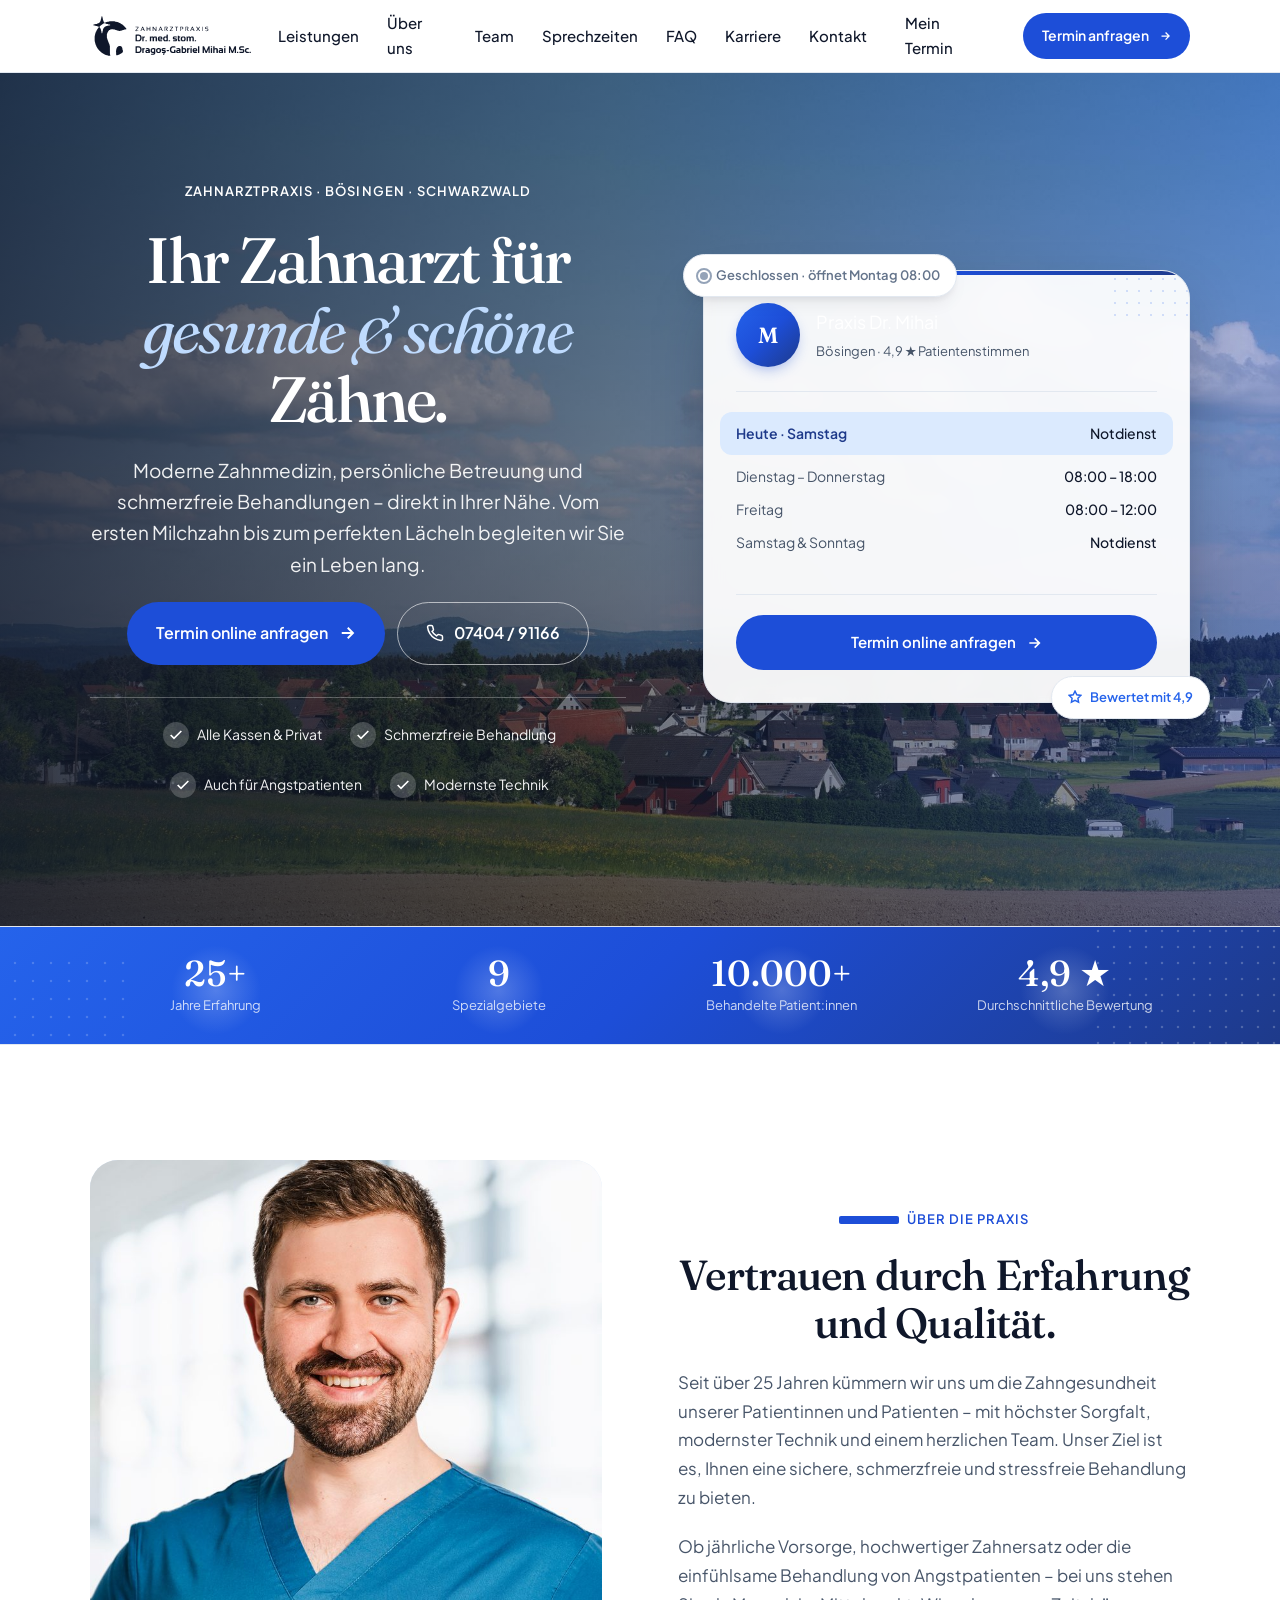
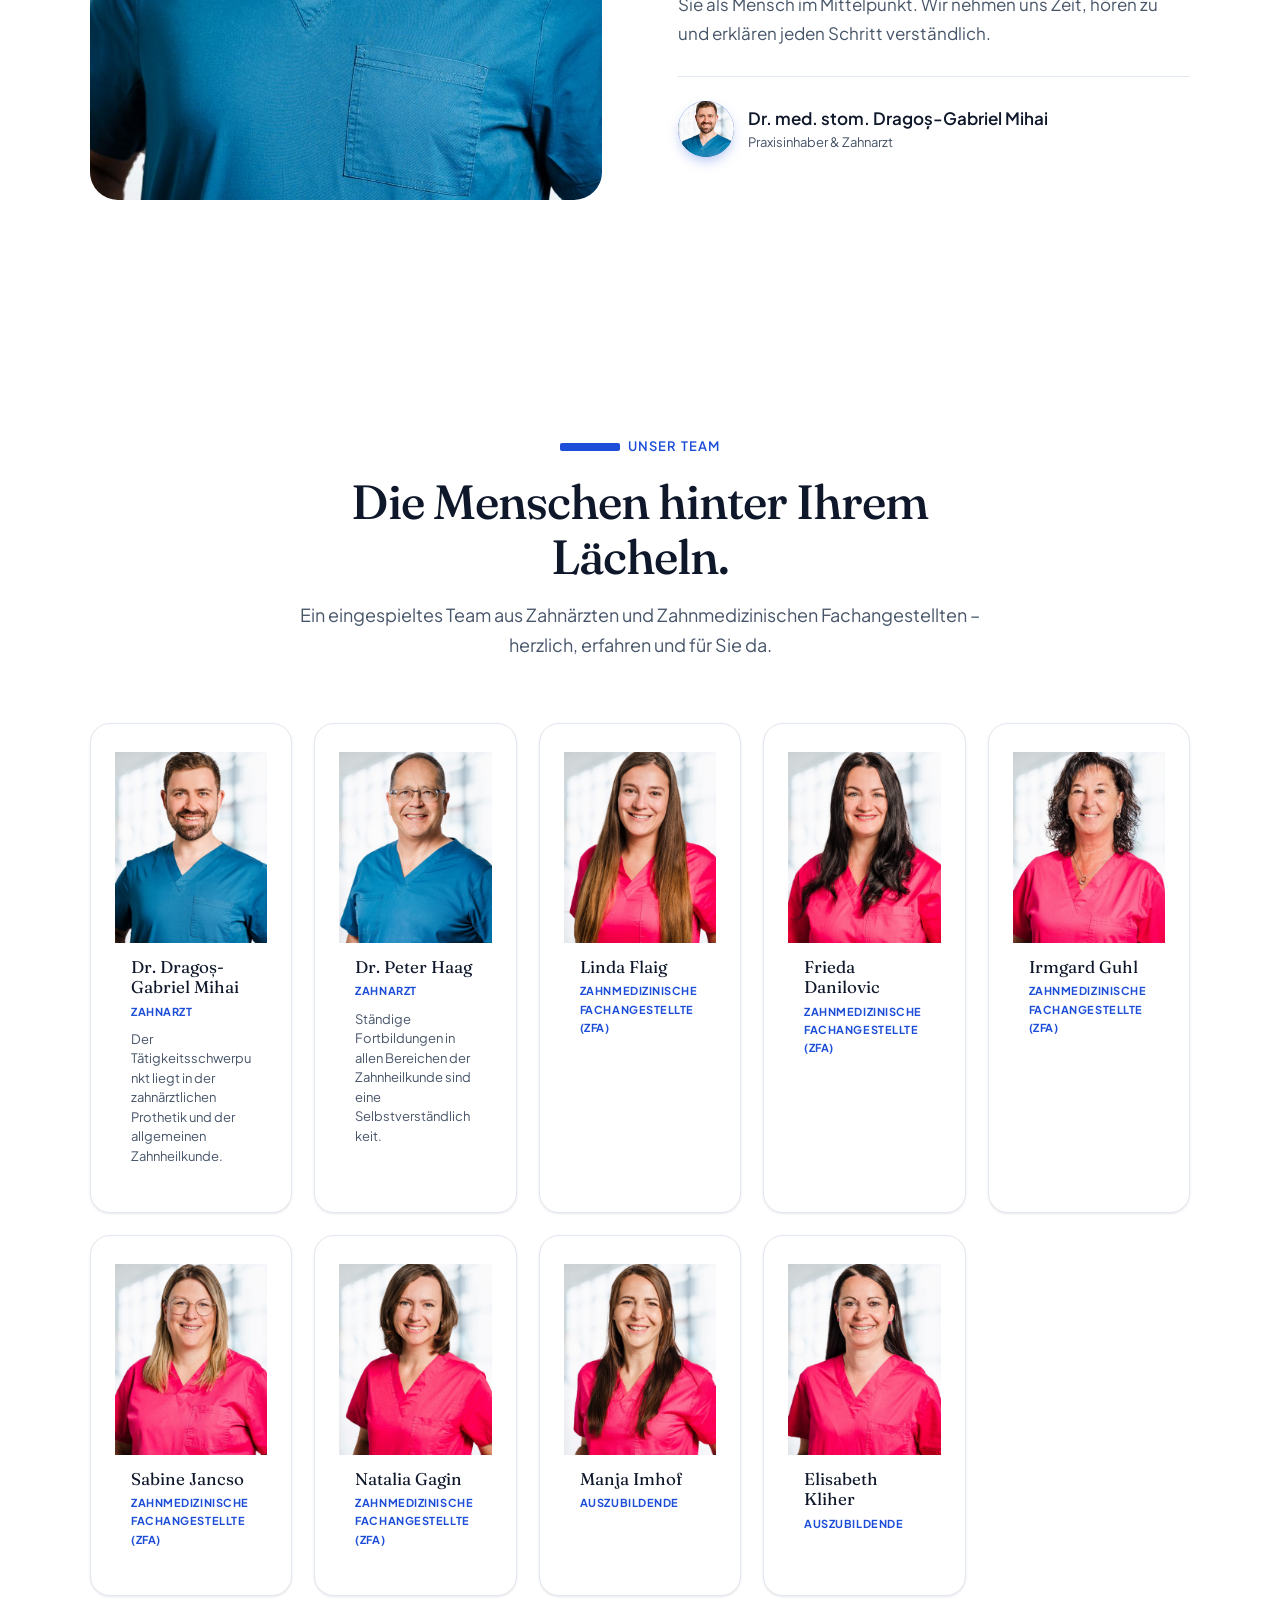
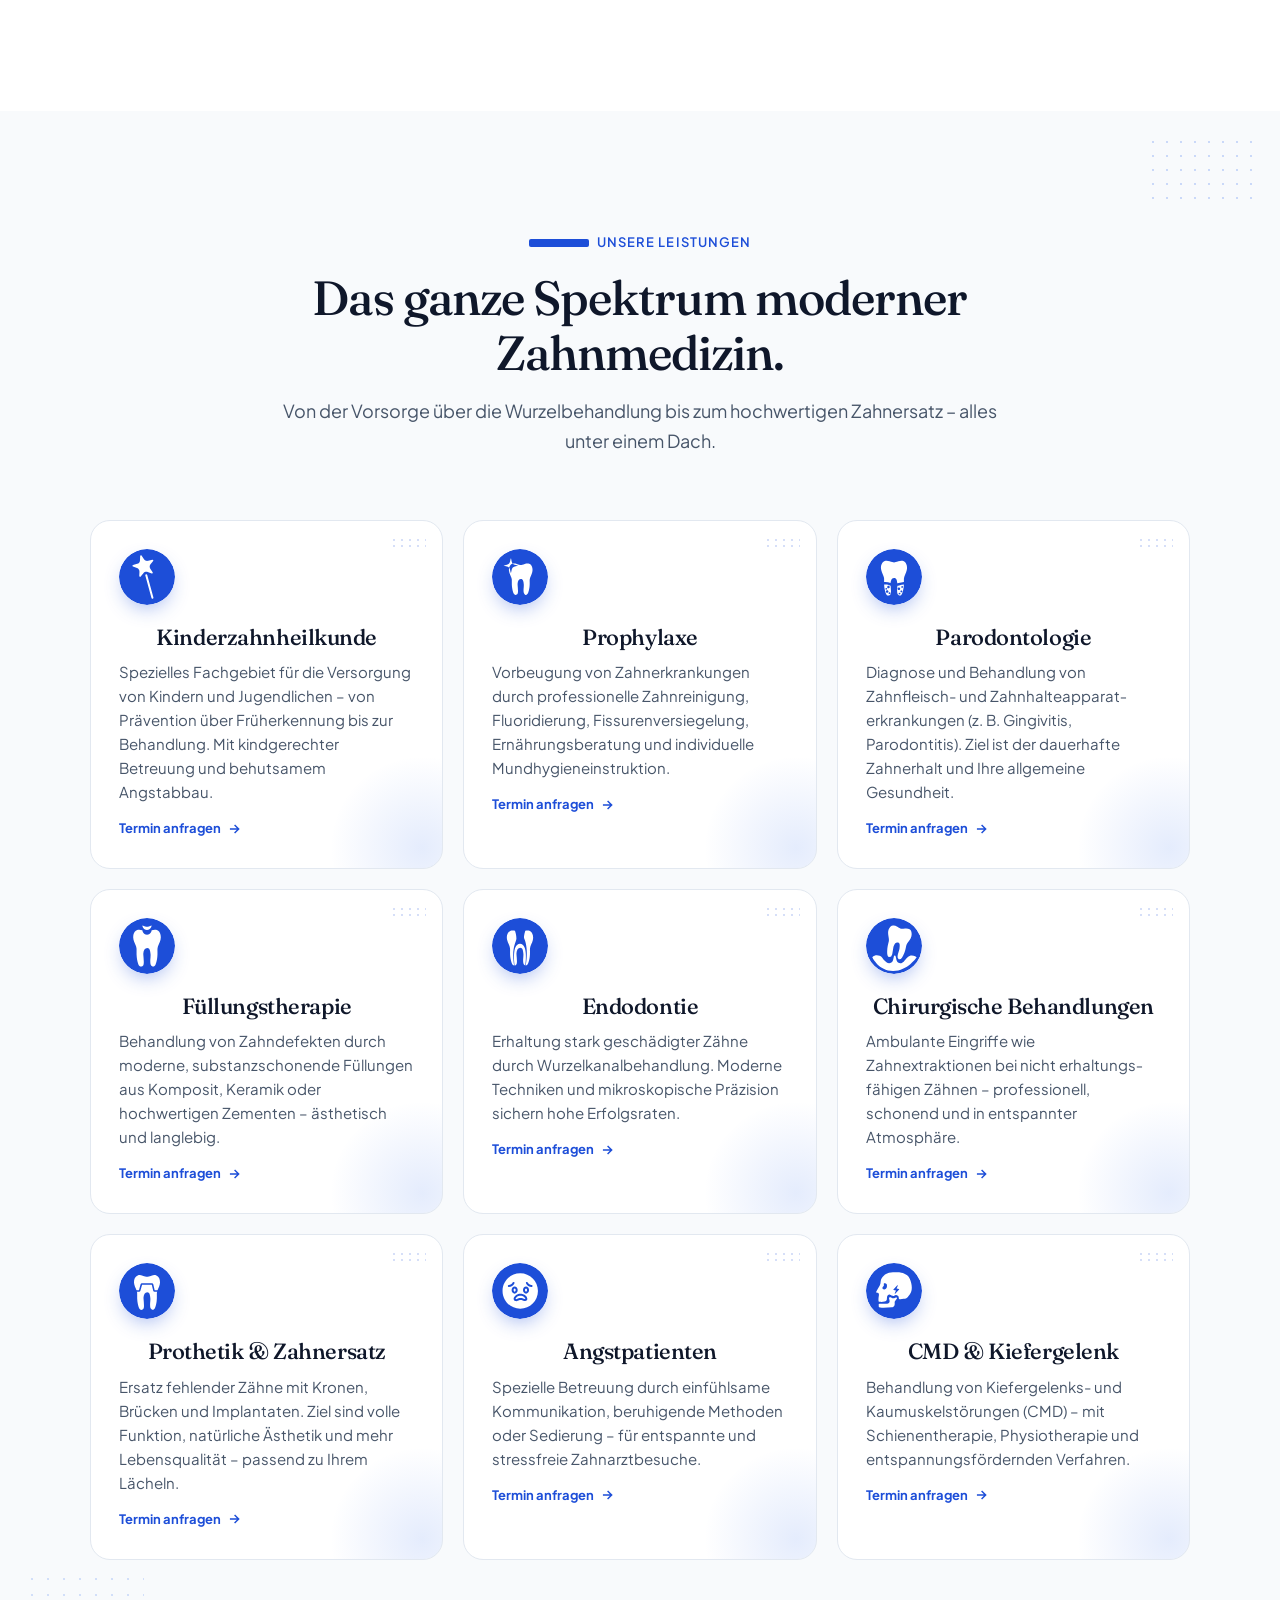
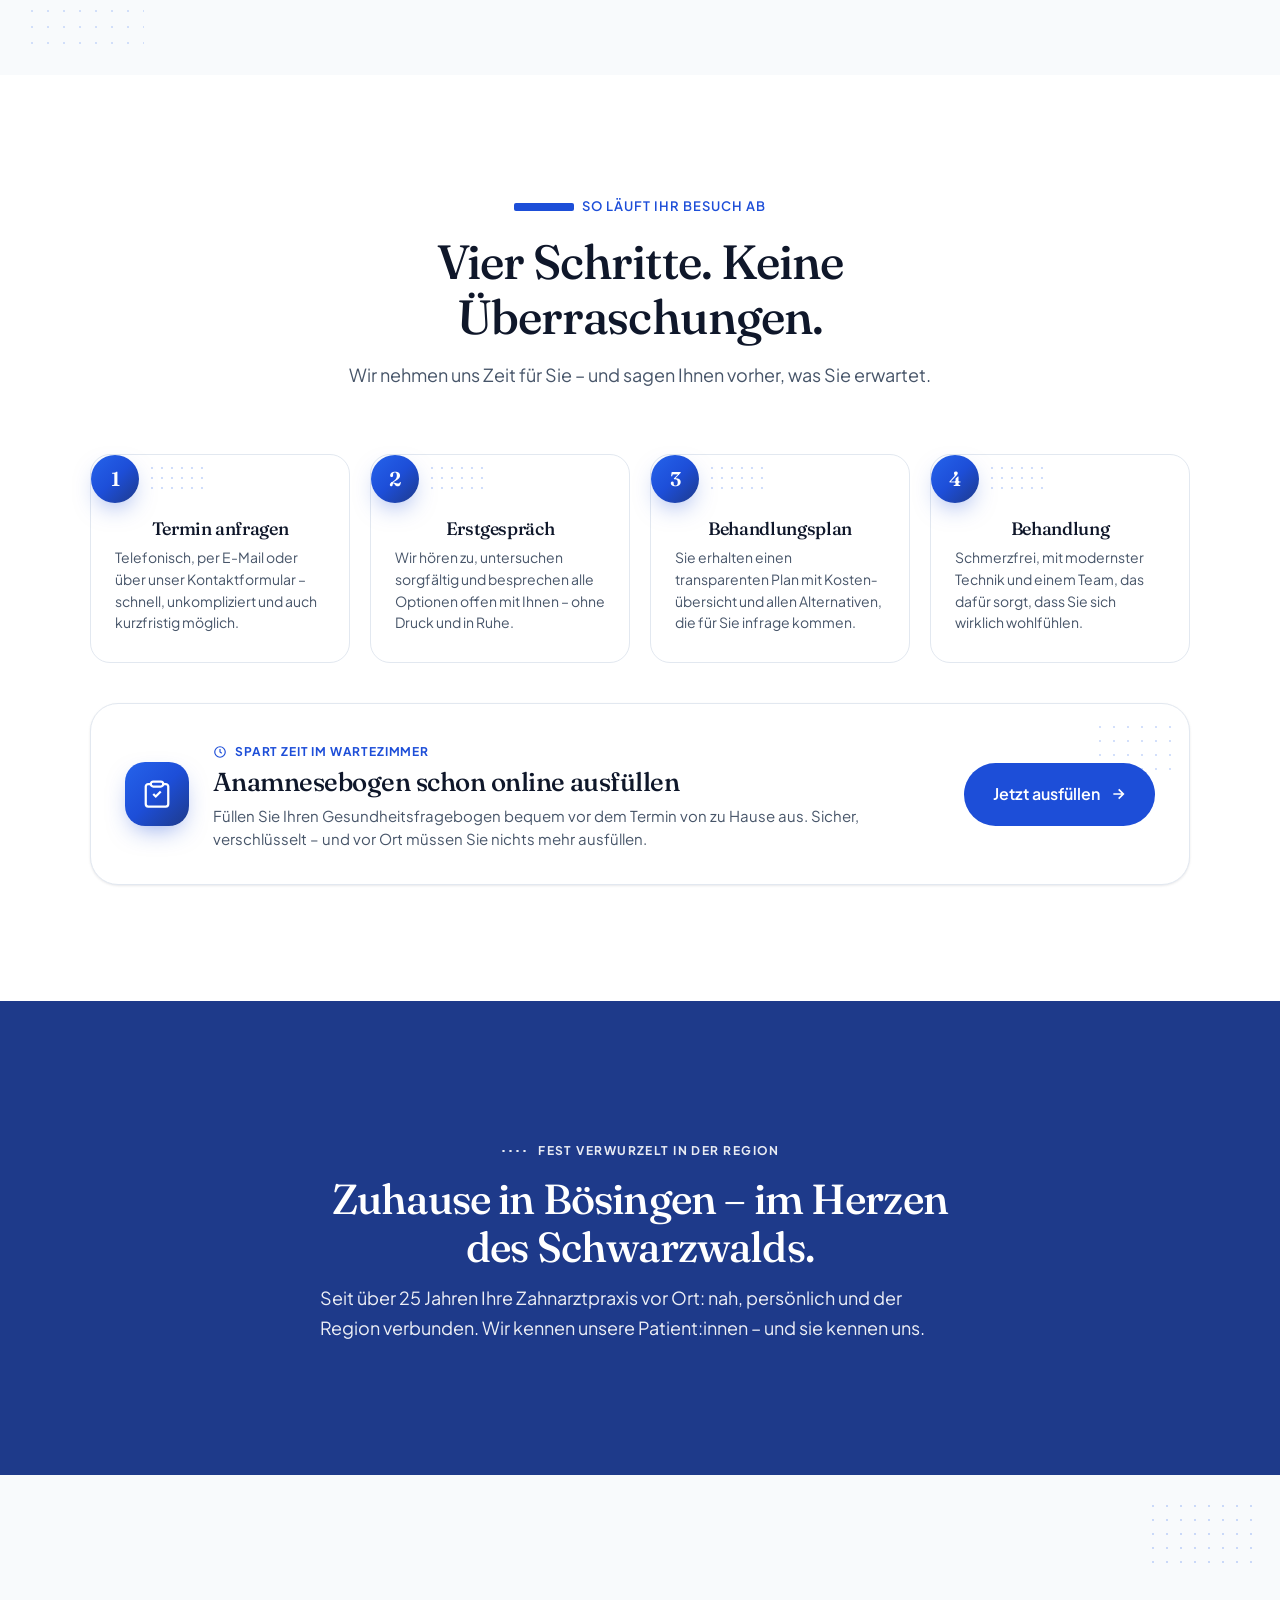
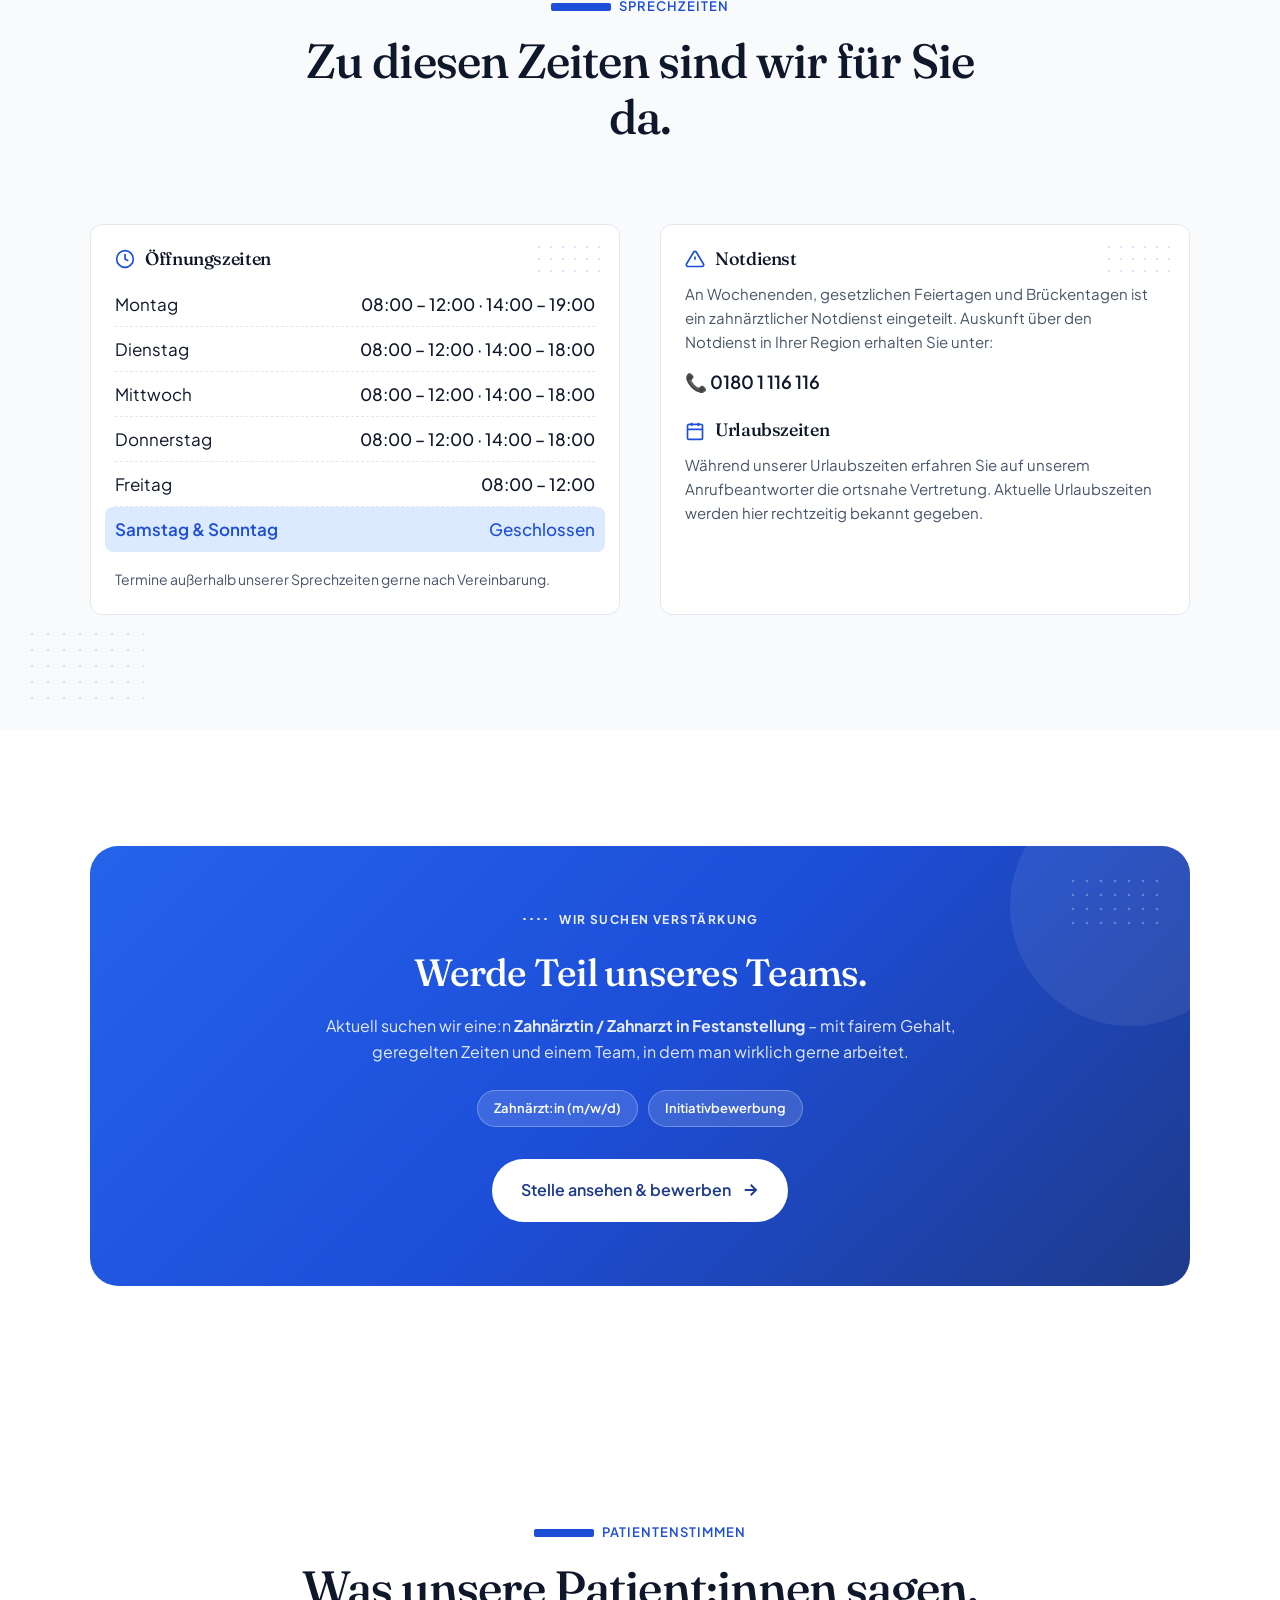
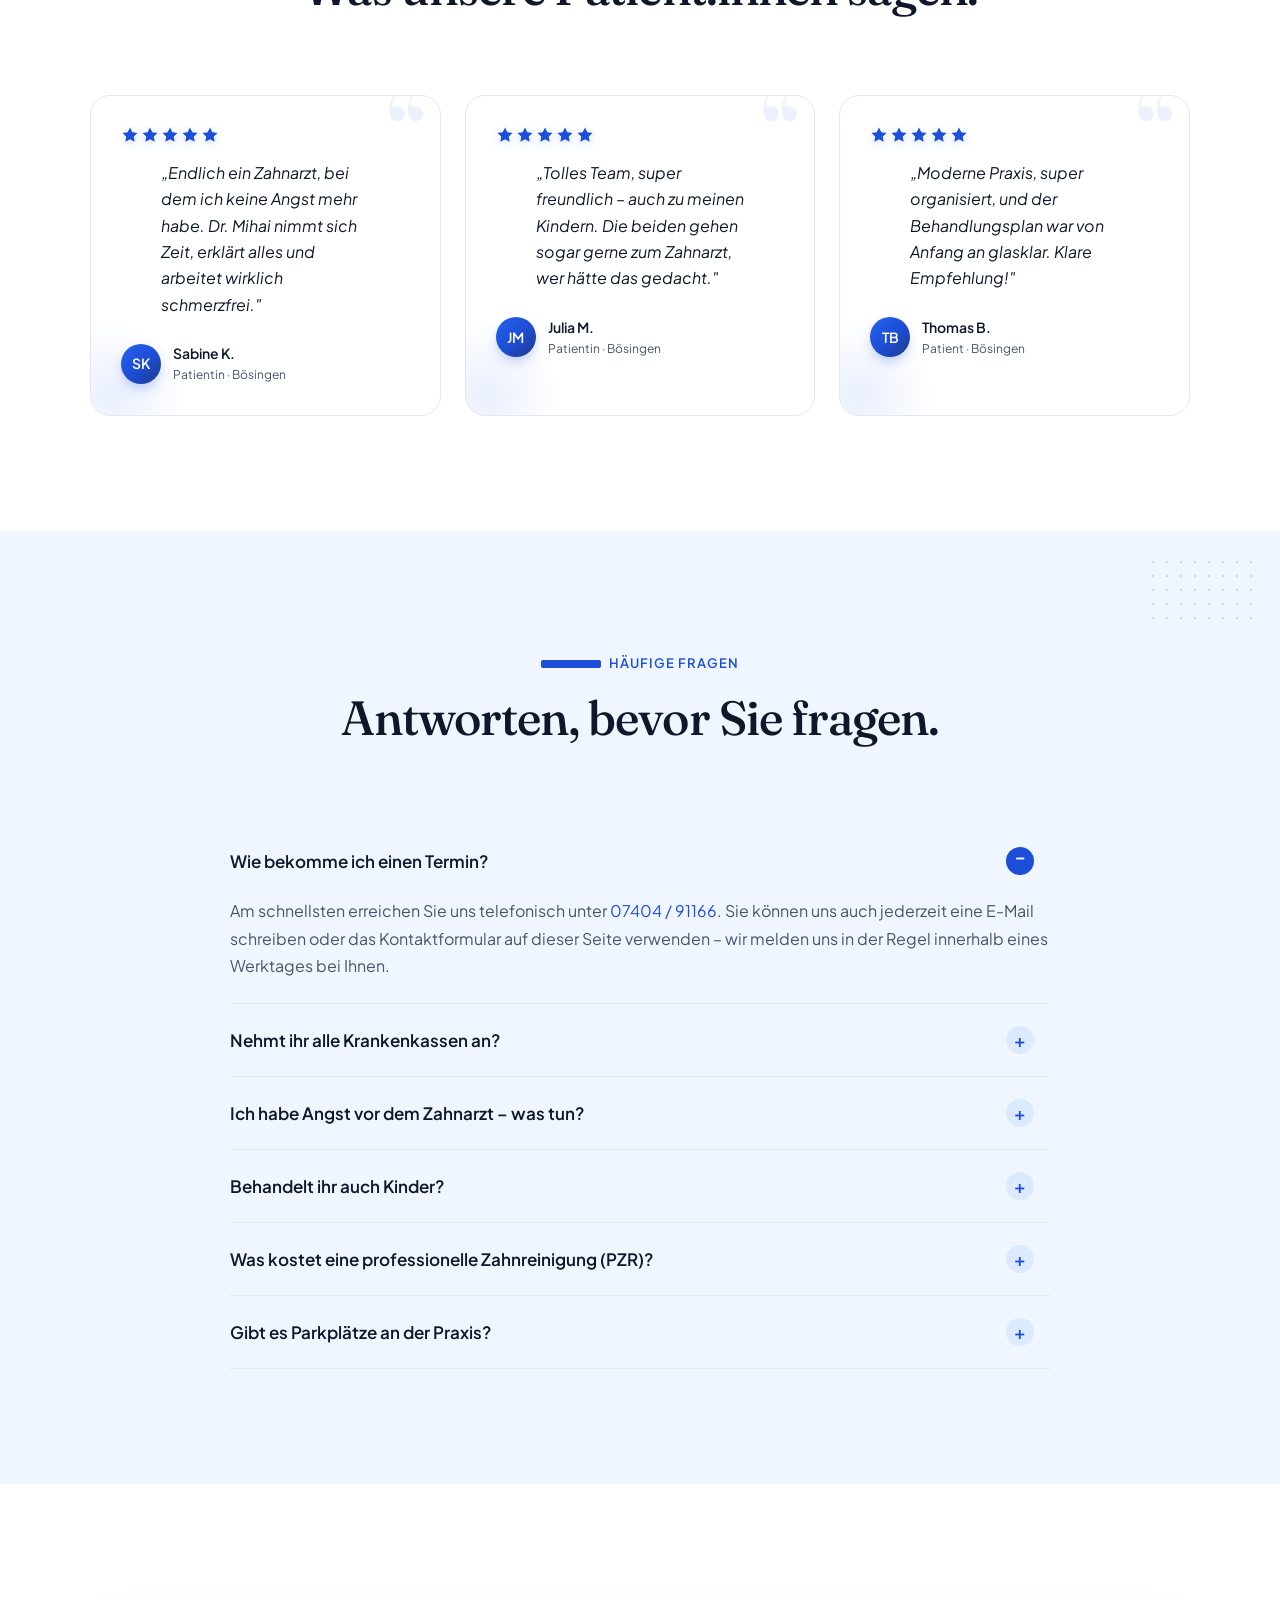
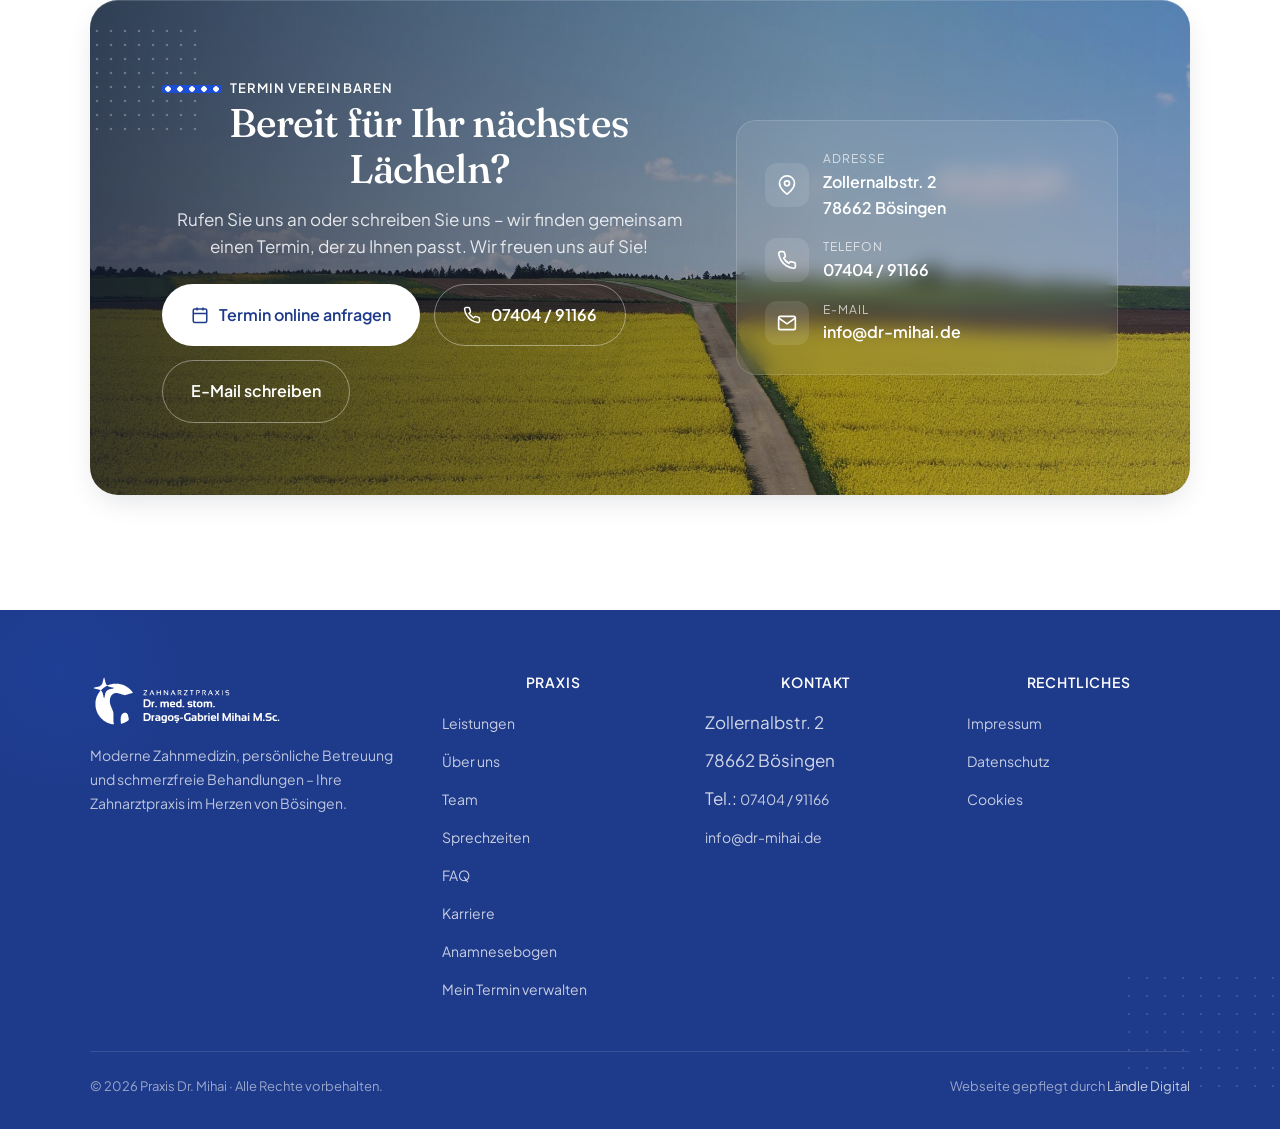
<file: index 3.html>
<!DOCTYPE html>
<html lang="de-DE">
<head>
<meta charset="UTF-8" />
<meta name="viewport" content="width=device-width, initial-scale=1.0" />
<meta http-equiv="X-UA-Compatible" content="IE=edge" />

<!-- Primärer SEO-Block: Zahnarzt Bösingen -->
<title>Zahnarzt Bösingen · Praxis Dr. Mihai – Prophylaxe, Implantate, Angstpatienten</title>
<meta name="description" content="Zahnarztpraxis Dr. Mihai in Bösingen (Schwarzwald-Baar). Sanfte Zahnmedizin für die ganze Familie: Prophylaxe, Implantate, Kinderzahnheilkunde, Wurzelbehandlung &amp; Angstpatienten-Betreuung. ★ 4,9 · 25 Jahre Erfahrung · Termin online anfragen." />
<meta name="keywords" content="Zahnarzt Bösingen, Zahnarztpraxis Bösingen, Dr. Mihai, Zahnarzt 78662, Zahnarzt Schramberg, Zahnarzt Sulgen, Zahnarzt Rottweil, Zahnarzt Schwarzwald-Baar, Prophylaxe Bösingen, Implantate Bösingen, Kinderzahnarzt Bösingen, Angstpatienten Zahnarzt, Bleaching Bösingen, Wurzelbehandlung Bösingen, Notdienst Zahnarzt" />
<meta name="author" content="Zahnarztpraxis Dr. Mihai" />
<meta name="robots" content="index, follow, max-image-preview:large, max-snippet:-1" />
<meta name="googlebot" content="index, follow" />
<meta name="theme-color" content="#1d4ed8" />
<meta name="format-detection" content="telephone=yes" />
<meta name="geo.region" content="DE-BW" />
<meta name="geo.placename" content="Bösingen" />
<meta name="geo.position" content="48.224;8.522" />
<meta name="ICBM" content="48.224, 8.522" />

<!-- Canonical & Sprache -->
<link rel="canonical" href="https://www.dr-mihai.de/" />
<link rel="alternate" hreflang="de-DE" href="https://www.dr-mihai.de/" />
<link rel="alternate" hreflang="x-default" href="https://www.dr-mihai.de/" />

<!-- Open Graph -->
<meta property="og:type" content="website" />
<meta property="og:locale" content="de_DE" />
<meta property="og:site_name" content="Zahnarztpraxis Dr. Mihai" />
<meta property="og:title" content="Zahnarzt Bösingen · Praxis Dr. Mihai" />
<meta property="og:description" content="Sanfte Zahnmedizin in Bösingen: Prophylaxe, Implantate, Kinderzahnheilkunde, Angstpatienten. ★ 4,9 Bewertung." />
<meta property="og:url" content="https://www.dr-mihai.de/" />
<meta property="og:image" content="https://www.dr-mihai.de/og-image.jpg" />
<meta property="og:image:alt" content="Zahnarztpraxis Dr. Mihai in Bösingen" />
<meta property="og:image:width" content="1200" />
<meta property="og:image:height" content="630" />

<!-- Twitter / X -->
<meta name="twitter:card" content="summary_large_image" />
<meta name="twitter:title" content="Zahnarzt Bösingen · Praxis Dr. Mihai" />
<meta name="twitter:description" content="Sanfte Zahnmedizin in Bösingen. Termin online anfragen." />
<meta name="twitter:image" content="https://www.dr-mihai.de/og-image.jpg" />

<!-- Icons -->
<link rel="icon" type="image/svg+xml" href="logo-dark.svg" />
<link rel="apple-touch-icon" href="logo-dark.svg" />

<!-- Performance: Fonts & CSS -->
<link rel="preconnect" href="https://fonts.googleapis.com" />
<link rel="preconnect" href="https://fonts.gstatic.com" crossorigin />
<link rel="dns-prefetch" href="https://formsubmit.co" />
<link href="https://fonts.googleapis.com/css2?family=Fraunces:opsz,wght@9..144,400;9..144,500;9..144,600&family=Plus+Jakarta+Sans:wght@400;500;600;700&display=swap" rel="stylesheet" />
<link rel="stylesheet" href="style.css" />

<!-- Structured Data: Dentist / LocalBusiness -->
<script type="application/ld+json">
{
  "@context": "https://schema.org",
  "@type": "Dentist",
  "@id": "https://www.dr-mihai.de/#praxis",
  "name": "Zahnarztpraxis Dr. Mihai",
  "alternateName": "Praxis Dr. Mihai",
  "url": "https://www.dr-mihai.de/",
  "logo": "https://www.dr-mihai.de/logo.svg",
  "image": "https://www.dr-mihai.de/og-image.jpg",
  "description": "Zahnarztpraxis Dr. Mihai in Bösingen – moderne Zahnmedizin von Prophylaxe und Implantaten bis Kinderzahnheilkunde und Angstpatienten-Betreuung.",
  "telephone": "+49 7404 91166",
  "email": "info@dr-mihai.de",
  "priceRange": "$$",
  "currenciesAccepted": "EUR",
  "paymentAccepted": "Bar, EC, Überweisung",
  "founder": { "@type": "Person", "name": "Dr. med. stom. Dragos Mihai", "jobTitle": "Zahnarzt" },
  "address": {
    "@type": "PostalAddress",
    "streetAddress": "Zollernalbstr. 2",
    "postalCode": "78662",
    "addressLocality": "Bösingen",
    "addressRegion": "BW",
    "addressCountry": "DE"
  },
  "geo": { "@type": "GeoCoordinates", "latitude": 48.224, "longitude": 8.522 },
  "hasMap": "https://www.google.com/maps/search/?api=1&query=Zollernalbstr.+2+78662+B%C3%B6singen",
  "areaServed": [
    { "@type": "City", "name": "Bösingen" },
    { "@type": "City", "name": "Schramberg" },
    { "@type": "City", "name": "Sulgen" },
    { "@type": "City", "name": "Rottweil" },
    { "@type": "City", "name": "Dunningen" },
    { "@type": "AdministrativeArea", "name": "Schwarzwald-Baar-Kreis" },
    { "@type": "AdministrativeArea", "name": "Landkreis Rottweil" }
  ],
  "openingHoursSpecification": [
    { "@type": "OpeningHoursSpecification", "dayOfWeek": ["Monday","Tuesday","Wednesday","Thursday"], "opens": "08:00", "closes": "12:30" },
    { "@type": "OpeningHoursSpecification", "dayOfWeek": ["Monday","Tuesday","Wednesday","Thursday"], "opens": "14:00", "closes": "18:00" },
    { "@type": "OpeningHoursSpecification", "dayOfWeek": "Friday", "opens": "08:00", "closes": "12:00" }
  ],
  "medicalSpecialty": ["Dentistry","PediatricDentistry","Periodontology","Endodontics","CosmeticDentistry","Prophylaxis"],
  "availableService": [
    { "@type": "MedicalProcedure", "name": "Professionelle Zahnreinigung (PZR)" },
    { "@type": "MedicalProcedure", "name": "Prophylaxe" },
    { "@type": "MedicalProcedure", "name": "Kinderzahnheilkunde" },
    { "@type": "MedicalProcedure", "name": "Parodontologie" },
    { "@type": "MedicalProcedure", "name": "Füllungstherapie" },
    { "@type": "MedicalProcedure", "name": "Endodontie (Wurzelkanalbehandlung)" },
    { "@type": "MedicalProcedure", "name": "Chirurgische Behandlungen" },
    { "@type": "MedicalProcedure", "name": "Prothetik und Zahnersatz" },
    { "@type": "MedicalProcedure", "name": "Behandlung von Angstpatienten" },
    { "@type": "MedicalProcedure", "name": "CMD-Diagnostik" },
    { "@type": "MedicalProcedure", "name": "Bleaching" }
  ],
  "potentialAction": {
    "@type": "ReserveAction",
    "name": "Termin online anfragen",
    "target": "https://www.dr-mihai.de/#kontakt"
  }
}
</script>

<!-- Structured Data: WebSite -->
<script type="application/ld+json">
{
  "@context": "https://schema.org",
  "@type": "WebSite",
  "name": "Zahnarztpraxis Dr. Mihai",
  "url": "https://www.dr-mihai.de/",
  "inLanguage": "de-DE",
  "publisher": { "@id": "https://www.dr-mihai.de/#praxis" }
}
</script>

<!-- Structured Data: BreadcrumbList -->
<script type="application/ld+json">
{
  "@context": "https://schema.org",
  "@type": "BreadcrumbList",
  "itemListElement": [
    { "@type": "ListItem", "position": 1, "name": "Startseite", "item": "https://www.dr-mihai.de/" }
  ]
}
</script>

<!-- Structured Data: FAQ (Auszug der FAQ-Sektion) -->
<script type="application/ld+json">
{
  "@context": "https://schema.org",
  "@type": "FAQPage",
  "mainEntity": [
    {
      "@type": "Question",
      "name": "Wie bekomme ich einen Termin in der Praxis Dr. Mihai?",
      "acceptedAnswer": { "@type": "Answer", "text": "Telefonisch unter 07404 / 91166, per E-Mail an info@dr-mihai.de oder direkt über das Online-Anfrageformular auf unserer Website. Akut-Termine erhalten Sie meist innerhalb von 24 Stunden." }
    },
    {
      "@type": "Question",
      "name": "Behandelt die Praxis Dr. Mihai auch Angstpatienten?",
      "acceptedAnswer": { "@type": "Answer", "text": "Ja. Wir nehmen uns extra Zeit für Angstpatienten, erklären jeden Schritt verständlich und bieten bei Bedarf eine Sedierung. Probetermine zum Kennenlernen ohne Behandlung sind ausdrücklich möglich." }
    },
    {
      "@type": "Question",
      "name": "Ist die Praxis Dr. Mihai barrierefrei erreichbar?",
      "acceptedAnswer": { "@type": "Answer", "text": "Ja, der Zugang zur Praxis in der Zollernalbstr. 2 in Bösingen ist barrierefrei. Direkt an der Praxis stehen Patient:innen-Parkplätze zur Verfügung." }
    },
    {
      "@type": "Question",
      "name": "Welche Kassen werden akzeptiert?",
      "acceptedAnswer": { "@type": "Answer", "text": "Wir behandeln alle gesetzlich und privat Versicherten. Bei Wahlleistungen besprechen wir die Kosten vorher transparent und persönlich mit Ihnen." }
    }
  ]
}
</script>
</head>
<body>

<!-- ============================================================
     TOPBAR
============================================================= -->
<header class="topbar">
  <div class="shell topbar__inner">
    <a href="index.html" class="topbar__logo" aria-label="Praxis Dr. Mihai – Startseite">
      <img src="logo-dark.svg" alt="Praxis Dr. Mihai" class="topbar__logo-mark" />
    </a>
    <nav class="topbar__nav" aria-label="Hauptnavigation">
      <a href="#leistungen">Leistungen</a>
      <a href="#ueber-uns">Über uns</a>
      <a href="#team">Team</a>
      <a href="#sprechzeiten">Sprechzeiten</a>
      <a href="#faq">FAQ</a>
      <a href="karriere.html">Karriere</a>
      <a href="#kontakt">Kontakt</a>
      <a href="#" class="topbar__mgmt" data-dm-booking-manage>Mein Termin</a>
    </nav>
    <a href="#kontakt" class="btn btn--primary btn--sm topbar__cta" data-dm-booking-open>
      Termin anfragen
      <svg viewBox="0 0 24 24" width="14" height="14" fill="none" stroke="currentColor" stroke-width="2.5"><path d="M5 12h14M13 5l7 7-7 7"/></svg>
    </a>
    <button class="burger" id="burger" aria-label="Menü öffnen" aria-expanded="false">
      <span></span><span></span><span></span>
    </button>
  </div>
  <div class="topbar__mobile" id="topbarMobile">
    <a href="#leistungen">Leistungen</a>
    <a href="#ueber-uns">Über uns</a>
    <a href="#team">Team</a>
    <a href="#sprechzeiten">Sprechzeiten</a>
    <a href="#faq">FAQ</a>
    <a href="karriere.html">Karriere</a>
    <a href="#kontakt">Kontakt</a>
    <a href="#" data-dm-booking-manage>Mein Termin verwalten</a>
    <a href="#" class="btn btn--primary btn--block" data-dm-booking-open>Termin online anfragen</a>
  </div>
</header>

<main>

<!-- ============================================================
     HERO
============================================================= -->
<section class="hero">
  <div class="shell hero__inner">
    <div class="hero__content">
      <span class="eyebrow eyebrow--dots">Zahnarztpraxis · Bösingen · Schwarzwald</span>
      <h1>Ihr Zahnarzt für<br/><em>gesunde &amp; schöne</em> Zähne.</h1>
      <p class="hero__sub">
        Moderne Zahnmedizin, persönliche Betreuung und schmerzfreie Behandlungen –
        direkt in Ihrer Nähe. Vom ersten Milchzahn bis zum perfekten Lächeln
        begleiten wir Sie ein Leben lang.
      </p>
      <div class="hero__cta">
        <a href="#" class="btn btn--primary btn--lg" data-dm-booking-open>
          Termin online anfragen
          <svg viewBox="0 0 24 24" width="18" height="18" fill="none" stroke="currentColor" stroke-width="2.5"><path d="M5 12h14M13 5l7 7-7 7"/></svg>
        </a>
        <a href="tel:+49740491166" class="btn btn--ghost btn--lg">
          <svg viewBox="0 0 24 24" width="18" height="18" fill="none" stroke="currentColor" stroke-width="2"><path d="M22 16.92v3a2 2 0 0 1-2.18 2 19.79 19.79 0 0 1-8.63-3.07 19.5 19.5 0 0 1-6-6 19.79 19.79 0 0 1-3.07-8.67A2 2 0 0 1 4.11 2h3a2 2 0 0 1 2 1.72 12.84 12.84 0 0 0 .7 2.81 2 2 0 0 1-.45 2.11L8.09 9.91a16 16 0 0 0 6 6l1.27-1.27a2 2 0 0 1 2.11-.45 12.84 12.84 0 0 0 2.81.7A2 2 0 0 1 22 16.92z"/></svg>
          07404 / 91166
        </a>
      </div>
      <ul class="hero__trust">
        <li><svg viewBox="0 0 24 24" width="18" height="18" fill="none" stroke="currentColor" stroke-width="2.5"><path d="M20 6 9 17l-5-5"/></svg> Alle Kassen &amp; Privat</li>
        <li><svg viewBox="0 0 24 24" width="18" height="18" fill="none" stroke="currentColor" stroke-width="2.5"><path d="M20 6 9 17l-5-5"/></svg> Schmerzfreie Behandlung</li>
        <li><svg viewBox="0 0 24 24" width="18" height="18" fill="none" stroke="currentColor" stroke-width="2.5"><path d="M20 6 9 17l-5-5"/></svg> Auch für Angstpatienten</li>
        <li><svg viewBox="0 0 24 24" width="18" height="18" fill="none" stroke="currentColor" stroke-width="2.5"><path d="M20 6 9 17l-5-5"/></svg> Modernste Technik</li>
      </ul>
    </div>

    <aside class="hero__visual">
      <span class="hero-badge hero-badge--tl" data-status-badge>
        <span class="pulse"></span> Heute geöffnet
      </span>
      <div class="hero-card">
        <div class="hero-card__top">
          <div class="hero-card__avatar" aria-hidden="true">M</div>
          <div>
            <div class="hero-card__title">Praxis Dr. Mihai</div>
            <div class="hero-card__meta">Bösingen · 4,9 ★ Patientenstimmen</div>
          </div>
        </div>
        <div class="hero-card__hours">
          <div class="hero-card__row is-today" data-status-today>
            <span data-status-today-label>Heute</span><span data-status-today-hours>08:00 – 19:00</span>
          </div>
          <div class="hero-card__row"><span>Dienstag – Donnerstag</span><span>08:00 – 18:00</span></div>
          <div class="hero-card__row"><span>Freitag</span><span>08:00 – 12:00</span></div>
          <div class="hero-card__row"><span>Samstag &amp; Sonntag</span><span>Notdienst</span></div>
        </div>
        <div class="hero-card__cta">
          <a href="#" class="btn btn--primary" data-dm-booking-open>
            Termin online anfragen
            <svg viewBox="0 0 24 24" width="16" height="16" fill="none" stroke="currentColor" stroke-width="2.5"><path d="M5 12h14M13 5l7 7-7 7"/></svg>
          </a>
        </div>
      </div>
      <span class="hero-badge hero-badge--br">
        <svg viewBox="0 0 24 24" width="14" height="14" fill="none" stroke="currentColor" stroke-width="2.5"><path d="m12 2 3.09 6.26L22 9.27l-5 4.87 1.18 6.88L12 17.77l-6.18 3.25L7 14.14 2 9.27l6.91-1.01L12 2z"/></svg>
        Bewertet mit 4,9
      </span>
    </aside>
  </div>
</section>

<!-- ============================================================
     TRUST STRIP
============================================================= -->
<section class="trust-strip">
  <div class="shell trust-strip__inner">
    <div class="trust-stat">
      <div class="trust-stat__num">25+</div>
      <div class="trust-stat__label">Jahre Erfahrung</div>
    </div>
    <div class="trust-stat">
      <div class="trust-stat__num">9</div>
      <div class="trust-stat__label">Spezialgebiete</div>
    </div>
    <div class="trust-stat">
      <div class="trust-stat__num">10.000+</div>
      <div class="trust-stat__label">Behandelte Patient:innen</div>
    </div>
    <div class="trust-stat">
      <div class="trust-stat__num">4,9 ★</div>
      <div class="trust-stat__label">Durchschnittliche Bewertung</div>
    </div>
  </div>
</section>

<!-- ============================================================
     ÜBER UNS / VERTRAUEN
============================================================= -->
<section class="section" id="ueber-uns">
  <div class="shell split">
    <div class="split__media">
      <img src="team-2.jpg" alt="Dr. med. stom. Dragoș-Gabriel Mihai" class="split__media-photo" width="800" height="1000" loading="lazy" />
    </div>
    <div class="split__content">
      <span class="eyebrow eyebrow--dots">Über die Praxis</span>
      <h2>Vertrauen durch Erfahrung und Qualität.</h2>
      <p>
        Seit über 25 Jahren kümmern wir uns um die Zahngesundheit unserer
        Patientinnen und Patienten – mit höchster Sorgfalt, modernster Technik
        und einem herzlichen Team. Unser Ziel ist es, Ihnen eine sichere,
        schmerzfreie und stressfreie Behandlung zu bieten.
      </p>
      <p>
        Ob jährliche Vorsorge, hochwertiger Zahnersatz oder die einfühlsame
        Behandlung von Angstpatienten – bei uns stehen Sie als Mensch im
        Mittelpunkt. Wir nehmen uns Zeit, hören zu und erklären jeden Schritt
        verständlich.
      </p>
      <div class="split__sign">
        <img src="team-2.jpg" alt="" class="split__sign-avatar" width="56" height="56" loading="lazy" />
        <div>
          <div class="split__sign-name">Dr. med. stom. Dragoș-Gabriel Mihai</div>
          <div class="split__sign-role">Praxisinhaber &amp; Zahnarzt</div>
        </div>
      </div>
    </div>
  </div>
</section>

<!-- ============================================================
     TEAM
============================================================= -->
<section class="section" id="team">
  <div class="shell">
    <div class="section-head">
      <span class="eyebrow eyebrow--center eyebrow--dots">Unser Team</span>
      <h2>Die Menschen hinter Ihrem Lächeln.</h2>
      <p>Ein eingespieltes Team aus Zahnärzten und Zahnmedizinischen Fachangestellten – herzlich, erfahren und für Sie da.</p>
    </div>

    <div class="team-grid">
      <figure class="team-card">
        <img src="team-2.jpg" alt="Dr. med. stom. Dragoș-Gabriel Mihai" width="800" height="1000" loading="lazy" />
        <figcaption>
          <span class="team-card__name">Dr. Dragoș-Gabriel Mihai</span>
          <span class="team-card__role">Zahnarzt</span>
          <p class="team-card__desc">Der Tätigkeitsschwerpunkt liegt in der zahnärztlichen Prothetik und der allgemeinen Zahnheilkunde.</p>
        </figcaption>
      </figure>
      <figure class="team-card">
        <img src="team-1.jpg" alt="Dr. Peter Haag" width="800" height="1000" loading="lazy" />
        <figcaption>
          <span class="team-card__name">Dr. Peter Haag</span>
          <span class="team-card__role">Zahnarzt</span>
          <p class="team-card__desc">Ständige Fortbildungen in allen Bereichen der Zahnheilkunde sind eine Selbstverständlichkeit.</p>
        </figcaption>
      </figure>
      <figure class="team-card">
        <img src="team-6.jpg" alt="Linda Flaig" width="800" height="1000" loading="lazy" />
        <figcaption>
          <span class="team-card__name">Linda Flaig</span>
          <span class="team-card__role">Zahnmedizinische Fachangestellte (ZFA)</span>
        </figcaption>
      </figure>
      <figure class="team-card">
        <img src="team-9.jpg" alt="Frieda Danilovic" width="800" height="1000" loading="lazy" />
        <figcaption>
          <span class="team-card__name">Frieda Danilovic</span>
          <span class="team-card__role">Zahnmedizinische Fachangestellte (ZFA)</span>
        </figcaption>
      </figure>
      <figure class="team-card">
        <img src="team-5.jpg" alt="Irmgard Guhl" width="800" height="1000" loading="lazy" />
        <figcaption>
          <span class="team-card__name">Irmgard Guhl</span>
          <span class="team-card__role">Zahnmedizinische Fachangestellte (ZFA)</span>
        </figcaption>
      </figure>
      <figure class="team-card">
        <img src="team-3.jpg" alt="Sabine Jancso" width="800" height="1000" loading="lazy" />
        <figcaption>
          <span class="team-card__name">Sabine Jancso</span>
          <span class="team-card__role">Zahnmedizinische Fachangestellte (ZFA)</span>
        </figcaption>
      </figure>
      <figure class="team-card">
        <img src="team-8.jpg" alt="Natalia Gagin" width="800" height="1000" loading="lazy" />
        <figcaption>
          <span class="team-card__name">Natalia Gagin</span>
          <span class="team-card__role">Zahnmedizinische Fachangestellte (ZFA)</span>
        </figcaption>
      </figure>
      <figure class="team-card">
        <img src="team-7.jpg" alt="Manja Imhof" width="800" height="1000" loading="lazy" />
        <figcaption>
          <span class="team-card__name">Manja Imhof</span>
          <span class="team-card__role">Auszubildende</span>
        </figcaption>
      </figure>
      <figure class="team-card">
        <img src="team-4.jpg" alt="Elisabeth Kliher" width="800" height="1000" loading="lazy" />
        <figcaption>
          <span class="team-card__name">Elisabeth Kliher</span>
          <span class="team-card__role">Auszubildende</span>
        </figcaption>
      </figure>
    </div>
  </div>
</section>

<!-- ============================================================
     LEISTUNGEN
============================================================= -->
<section class="section section--soft" id="leistungen">
  <div class="shell">
    <div class="section-head">
      <span class="eyebrow eyebrow--center eyebrow--dots">Unsere Leistungen</span>
      <h2>Das ganze Spektrum moderner Zahnmedizin.</h2>
      <p>Von der Vorsorge über die Wurzelbehandlung bis zum hochwertigen Zahnersatz – alles unter einem Dach.</p>
    </div>

    <div class="services">
      <article class="service-card">
        <div class="service-card__icon service-card__icon--badge">
          <img src="Icon1_Kinderzahnheilkunde.svg" alt="" width="56" height="56" loading="lazy" />
        </div>
        <h3>Kinderzahnheilkunde</h3>
        <p>Spezielles Fachgebiet für die Versorgung von Kindern und Jugendlichen – von Prävention über Früherkennung bis zur Behandlung. Mit kindgerechter Betreuung und behutsamem Angstabbau.</p>
      </article>

      <article class="service-card">
        <div class="service-card__icon service-card__icon--badge">
          <img src="Icon2_Prophylaxe.svg" alt="" width="56" height="56" loading="lazy" />
        </div>
        <h3>Prophylaxe</h3>
        <p>Vorbeugung von Zahnerkrankungen durch professionelle Zahnreinigung, Fluoridierung, Fissurenversiegelung, Ernährungsberatung und individuelle Mundhygiene­instruktion.</p>
      </article>

      <article class="service-card">
        <div class="service-card__icon service-card__icon--badge">
          <img src="Icon3_Parodontologie-2.svg" alt="" width="56" height="56" loading="lazy" />
        </div>
        <h3>Parodontologie</h3>
        <p>Diagnose und Behandlung von Zahnfleisch- und Zahnhalteapparat­erkrankungen (z. B. Gingivitis, Parodontitis). Ziel ist der dauerhafte Zahnerhalt und Ihre allgemeine Gesundheit.</p>
      </article>

      <article class="service-card">
        <div class="service-card__icon service-card__icon--badge">
          <img src="Icon4_Fullungstherapie.svg" alt="" width="56" height="56" loading="lazy" />
        </div>
        <h3>Füllungstherapie</h3>
        <p>Behandlung von Zahndefekten durch moderne, substanzschonende Füllungen aus Komposit, Keramik oder hochwertigen Zementen – ästhetisch und langlebig.</p>
      </article>

      <article class="service-card">
        <div class="service-card__icon service-card__icon--badge">
          <img src="Icon5_Endodontie.svg" alt="" width="56" height="56" loading="lazy" />
        </div>
        <h3>Endodontie</h3>
        <p>Erhaltung stark geschädigter Zähne durch Wurzelkanal­behandlung. Moderne Techniken und mikroskopische Präzision sichern hohe Erfolgsraten.</p>
      </article>

      <article class="service-card">
        <div class="service-card__icon service-card__icon--badge">
          <img src="Icon6_Chirurgische.svg" alt="" width="56" height="56" loading="lazy" />
        </div>
        <h3>Chirurgische Behandlungen</h3>
        <p>Ambulante Eingriffe wie Zahnextraktionen bei nicht erhaltungs­fähigen Zähnen – professionell, schonend und in entspannter Atmosphäre.</p>
      </article>

      <article class="service-card">
        <div class="service-card__icon service-card__icon--badge">
          <img src="Icon7_Prothetik.svg" alt="" width="56" height="56" loading="lazy" />
        </div>
        <h3>Prothetik &amp; Zahnersatz</h3>
        <p>Ersatz fehlender Zähne mit Kronen, Brücken und Implantaten. Ziel sind volle Funktion, natürliche Ästhetik und mehr Lebensqualität – passend zu Ihrem Lächeln.</p>
      </article>

      <article class="service-card">
        <div class="service-card__icon service-card__icon--badge">
          <img src="Icon8_Angstpatienten.svg" alt="" width="56" height="56" loading="lazy" />
        </div>
        <h3>Angstpatienten</h3>
        <p>Spezielle Betreuung durch einfühlsame Kommunikation, beruhigende Methoden oder Sedierung – für entspannte und stressfreie Zahnarztbesuche.</p>
      </article>

      <article class="service-card">
        <div class="service-card__icon service-card__icon--badge">
          <img src="Icon9_CMD.svg" alt="" width="56" height="56" loading="lazy" />
        </div>
        <h3>CMD &amp; Kiefergelenk</h3>
        <p>Behandlung von Kiefergelenks- und Kaumuskelstörungen (CMD) – mit Schienentherapie, Physiotherapie und entspannungs­fördernden Verfahren.</p>
      </article>
    </div>
  </div>
</section>

<!-- ============================================================
     PROZESS / ABLAUF
============================================================= -->
<section class="section">
  <div class="shell">
    <div class="section-head">
      <span class="eyebrow eyebrow--center eyebrow--dots">So läuft Ihr Besuch ab</span>
      <h2>Vier Schritte. Keine Überraschungen.</h2>
      <p>Wir nehmen uns Zeit für Sie – und sagen Ihnen vorher, was Sie erwartet.</p>
    </div>
    <div class="steps">
      <div class="step">
        <h3>Termin anfragen</h3>
        <p>Telefonisch, per E-Mail oder über unser Kontaktformular – schnell, unkompliziert und auch kurzfristig möglich.</p>
      </div>
      <div class="step">
        <h3>Erstgespräch</h3>
        <p>Wir hören zu, untersuchen sorgfältig und besprechen alle Optionen offen mit Ihnen – ohne Druck und in Ruhe.</p>
      </div>
      <div class="step">
        <h3>Behandlungsplan</h3>
        <p>Sie erhalten einen transparenten Plan mit Kosten­übersicht und allen Alternativen, die für Sie infrage kommen.</p>
      </div>
      <div class="step">
        <h3>Behandlung</h3>
        <p>Schmerzfrei, mit modernster Technik und einem Team, das dafür sorgt, dass Sie sich wirklich wohlfühlen.</p>
      </div>
    </div>

    <!-- Online-Anamnesebogen-Kachel -->
    <div class="anam-tile" style="margin-top:40px;">
      <div class="anam-tile__icon" aria-hidden="true">
        <svg viewBox="0 0 24 24" width="30" height="30" fill="none" stroke="currentColor" stroke-width="1.8"><path d="M9 2h6a2 2 0 0 1 2 2v0a2 2 0 0 1-2 2H9a2 2 0 0 1-2-2v0a2 2 0 0 1 2-2z"/><path d="M7 4H5a2 2 0 0 0-2 2v14a2 2 0 0 0 2 2h14a2 2 0 0 0 2-2V6a2 2 0 0 0-2-2h-2"/><path d="M9 12l2 2 4-4"/></svg>
      </div>
      <div class="anam-tile__body">
        <span class="anam-tile__eyebrow">
          <svg viewBox="0 0 24 24" width="14" height="14" fill="none" stroke="currentColor" stroke-width="2"><circle cx="12" cy="12" r="9"/><path d="M12 7v5l3 2"/></svg>
          Spart Zeit im Wartezimmer
        </span>
        <h3>Anamnesebogen schon online ausfüllen</h3>
        <p>Füllen Sie Ihren Gesundheitsfragebogen bequem vor dem Termin von zu Hause aus. Sicher, verschlüsselt – und vor Ort müssen Sie nichts mehr ausfüllen.</p>
      </div>
      <div class="anam-tile__cta">
        <a href="anamnese.html" class="btn btn--primary btn--lg">
          Jetzt ausfüllen
          <svg viewBox="0 0 24 24" width="16" height="16" fill="none" stroke="currentColor" stroke-width="2.5"><path d="M5 12h14M13 5l7 7-7 7"/></svg>
        </a>
      </div>
    </div>
  </div>
</section>

<!-- ============================================================
     REGIONAL-BAND (Ortsbild Bösingen)
============================================================= -->
<section class="region-band" aria-label="Unsere Region">
  <div class="region-band__inner">
    <span class="region-band__eyebrow">Fest verwurzelt in der Region</span>
    <h2>Zuhause in Bösingen – im Herzen des Schwarzwalds.</h2>
    <p>
      Seit über 25 Jahren Ihre Zahnarztpraxis vor Ort: nah, persönlich und
      der Region verbunden. Wir kennen unsere Patient:innen – und sie kennen uns.
    </p>
  </div>
</section>

<!-- ============================================================
     SPRECHZEITEN + NOTDIENST
============================================================= -->
<section class="section section--soft" id="sprechzeiten">
  <div class="shell">
    <div class="section-head">
      <span class="eyebrow eyebrow--center eyebrow--dots">Sprechzeiten</span>
      <h2>Zu diesen Zeiten sind wir für Sie da.</h2>
    </div>

    <div class="contact-grid">
      <div class="info-block">
        <h3>
          <svg viewBox="0 0 24 24" width="20" height="20" fill="none" stroke="currentColor" stroke-width="2"><circle cx="12" cy="12" r="10"/><path d="M12 6v6l4 2"/></svg>
          Öffnungszeiten
        </h3>
        <div class="hours-row" data-hours-day="1"><span>Montag</span><span>08:00 – 12:00 · 14:00 – 19:00</span></div>
        <div class="hours-row" data-hours-day="2"><span>Dienstag</span><span>08:00 – 12:00 · 14:00 – 18:00</span></div>
        <div class="hours-row" data-hours-day="3"><span>Mittwoch</span><span>08:00 – 12:00 · 14:00 – 18:00</span></div>
        <div class="hours-row" data-hours-day="4"><span>Donnerstag</span><span>08:00 – 12:00 · 14:00 – 18:00</span></div>
        <div class="hours-row" data-hours-day="5"><span>Freitag</span><span>08:00 – 12:00</span></div>
        <div class="hours-row" data-hours-day="6,0"><span>Samstag &amp; Sonntag</span><span>Geschlossen</span></div>
        <p style="margin-top:16px; font-size:14px;">Termine außerhalb unserer Sprechzeiten gerne nach Vereinbarung.</p>
      </div>

      <div class="info-block">
        <h3>
          <svg viewBox="0 0 24 24" width="20" height="20" fill="none" stroke="currentColor" stroke-width="2"><path d="M10.29 3.86 1.82 18a2 2 0 0 0 1.71 3h16.94a2 2 0 0 0 1.71-3L13.71 3.86a2 2 0 0 0-3.42 0z"/><line x1="12" y1="9" x2="12" y2="13"/><line x1="12" y1="17" x2="12.01" y2="17"/></svg>
          Notdienst
        </h3>
        <p>
          An Wochenenden, gesetzlichen Feiertagen und Brückentagen ist ein
          zahnärztlicher Notdienst eingeteilt. Auskunft über den Notdienst in
          Ihrer Region erhalten Sie unter:
        </p>
        <p style="margin-top:14px; font-size:18px;">
          <strong style="color:var(--text); font-weight:600;">📞 0180 1 116 116</strong>
        </p>
        <h3 style="margin-top:24px;">
          <svg viewBox="0 0 24 24" width="20" height="20" fill="none" stroke="currentColor" stroke-width="2"><rect x="3" y="4" width="18" height="18" rx="2" ry="2"/><line x1="16" y1="2" x2="16" y2="6"/><line x1="8" y1="2" x2="8" y2="6"/><line x1="3" y1="10" x2="21" y2="10"/></svg>
          Urlaubszeiten
        </h3>
        <p>
          Während unserer Urlaubszeiten erfahren Sie auf unserem
          Anrufbeantworter die ortsnahe Vertretung. Aktuelle Urlaubs­zeiten
          werden hier rechtzeitig bekannt gegeben.
        </p>
      </div>
    </div>
  </div>
</section>

<!-- ============================================================
     KARRIERE-KACHEL
============================================================= -->
<section class="section">
  <div class="shell">
    <div class="career-tile">
      <span class="career-tile__eyebrow">Wir suchen Verstärkung</span>
      <h2>Werde Teil unseres Teams.</h2>
      <p>
        Aktuell suchen wir eine:n <strong>Zahnärztin / Zahnarzt in Festanstellung</strong> –
        mit fairem Gehalt, geregelten Zeiten und einem Team, in dem man
        wirklich gerne arbeitet.
      </p>
      <div class="career-tile__roles">
        <span>Zahnärzt:in (m/w/d)</span>
        <span>Initiativbewerbung</span>
      </div>
      <div class="career-tile__cta">
        <a href="karriere.html#bewerbung" class="btn btn--white btn--lg">
          Stelle ansehen &amp; bewerben
          <svg viewBox="0 0 24 24" width="18" height="18" fill="none" stroke="currentColor" stroke-width="2.5"><path d="M5 12h14M13 5l7 7-7 7"/></svg>
        </a>
      </div>
    </div>
  </div>
</section>

<!-- ============================================================
     TESTIMONIALS
============================================================= -->
<section class="section">
  <div class="shell">
    <div class="section-head">
      <span class="eyebrow eyebrow--center eyebrow--dots">Patientenstimmen</span>
      <h2>Was unsere Patient:innen sagen.</h2>
    </div>
    <div class="testimonials">
      <article class="testimonial">
        <div class="testimonial__stars" aria-label="5 von 5 Sternen">
          <svg viewBox="0 0 24 24" width="18" height="18" fill="currentColor"><path d="m12 2 3.09 6.26L22 9.27l-5 4.87 1.18 6.88L12 17.77l-6.18 3.25L7 14.14 2 9.27l6.91-1.01L12 2z"/></svg>
          <svg viewBox="0 0 24 24" width="18" height="18" fill="currentColor"><path d="m12 2 3.09 6.26L22 9.27l-5 4.87 1.18 6.88L12 17.77l-6.18 3.25L7 14.14 2 9.27l6.91-1.01L12 2z"/></svg>
          <svg viewBox="0 0 24 24" width="18" height="18" fill="currentColor"><path d="m12 2 3.09 6.26L22 9.27l-5 4.87 1.18 6.88L12 17.77l-6.18 3.25L7 14.14 2 9.27l6.91-1.01L12 2z"/></svg>
          <svg viewBox="0 0 24 24" width="18" height="18" fill="currentColor"><path d="m12 2 3.09 6.26L22 9.27l-5 4.87 1.18 6.88L12 17.77l-6.18 3.25L7 14.14 2 9.27l6.91-1.01L12 2z"/></svg>
          <svg viewBox="0 0 24 24" width="18" height="18" fill="currentColor"><path d="m12 2 3.09 6.26L22 9.27l-5 4.87 1.18 6.88L12 17.77l-6.18 3.25L7 14.14 2 9.27l6.91-1.01L12 2z"/></svg>
        </div>
        <blockquote class="testimonial__quote">
          „Endlich ein Zahnarzt, bei dem ich keine Angst mehr habe. Dr. Mihai nimmt sich Zeit, erklärt alles und arbeitet wirklich schmerzfrei."
        </blockquote>
        <div class="testimonial__person">
          <div class="testimonial__avatar">SK</div>
          <div>
            <div class="testimonial__name">Sabine K.</div>
            <div class="testimonial__source">Patientin · Bösingen</div>
          </div>
        </div>
      </article>

      <article class="testimonial">
        <div class="testimonial__stars" aria-label="5 von 5 Sternen">
          <svg viewBox="0 0 24 24" width="18" height="18" fill="currentColor"><path d="m12 2 3.09 6.26L22 9.27l-5 4.87 1.18 6.88L12 17.77l-6.18 3.25L7 14.14 2 9.27l6.91-1.01L12 2z"/></svg>
          <svg viewBox="0 0 24 24" width="18" height="18" fill="currentColor"><path d="m12 2 3.09 6.26L22 9.27l-5 4.87 1.18 6.88L12 17.77l-6.18 3.25L7 14.14 2 9.27l6.91-1.01L12 2z"/></svg>
          <svg viewBox="0 0 24 24" width="18" height="18" fill="currentColor"><path d="m12 2 3.09 6.26L22 9.27l-5 4.87 1.18 6.88L12 17.77l-6.18 3.25L7 14.14 2 9.27l6.91-1.01L12 2z"/></svg>
          <svg viewBox="0 0 24 24" width="18" height="18" fill="currentColor"><path d="m12 2 3.09 6.26L22 9.27l-5 4.87 1.18 6.88L12 17.77l-6.18 3.25L7 14.14 2 9.27l6.91-1.01L12 2z"/></svg>
          <svg viewBox="0 0 24 24" width="18" height="18" fill="currentColor"><path d="m12 2 3.09 6.26L22 9.27l-5 4.87 1.18 6.88L12 17.77l-6.18 3.25L7 14.14 2 9.27l6.91-1.01L12 2z"/></svg>
        </div>
        <blockquote class="testimonial__quote">
          „Tolles Team, super freundlich – auch zu meinen Kindern. Die beiden gehen sogar gerne zum Zahnarzt, wer hätte das gedacht."
        </blockquote>
        <div class="testimonial__person">
          <div class="testimonial__avatar">JM</div>
          <div>
            <div class="testimonial__name">Julia M.</div>
            <div class="testimonial__source">Patientin · Bösingen</div>
          </div>
        </div>
      </article>

      <article class="testimonial">
        <div class="testimonial__stars" aria-label="5 von 5 Sternen">
          <svg viewBox="0 0 24 24" width="18" height="18" fill="currentColor"><path d="m12 2 3.09 6.26L22 9.27l-5 4.87 1.18 6.88L12 17.77l-6.18 3.25L7 14.14 2 9.27l6.91-1.01L12 2z"/></svg>
          <svg viewBox="0 0 24 24" width="18" height="18" fill="currentColor"><path d="m12 2 3.09 6.26L22 9.27l-5 4.87 1.18 6.88L12 17.77l-6.18 3.25L7 14.14 2 9.27l6.91-1.01L12 2z"/></svg>
          <svg viewBox="0 0 24 24" width="18" height="18" fill="currentColor"><path d="m12 2 3.09 6.26L22 9.27l-5 4.87 1.18 6.88L12 17.77l-6.18 3.25L7 14.14 2 9.27l6.91-1.01L12 2z"/></svg>
          <svg viewBox="0 0 24 24" width="18" height="18" fill="currentColor"><path d="m12 2 3.09 6.26L22 9.27l-5 4.87 1.18 6.88L12 17.77l-6.18 3.25L7 14.14 2 9.27l6.91-1.01L12 2z"/></svg>
          <svg viewBox="0 0 24 24" width="18" height="18" fill="currentColor"><path d="m12 2 3.09 6.26L22 9.27l-5 4.87 1.18 6.88L12 17.77l-6.18 3.25L7 14.14 2 9.27l6.91-1.01L12 2z"/></svg>
        </div>
        <blockquote class="testimonial__quote">
          „Moderne Praxis, super organisiert, und der Behandlungsplan war von Anfang an glasklar. Klare Empfehlung!"
        </blockquote>
        <div class="testimonial__person">
          <div class="testimonial__avatar">TB</div>
          <div>
            <div class="testimonial__name">Thomas B.</div>
            <div class="testimonial__source">Patient · Bösingen</div>
          </div>
        </div>
      </article>
    </div>
  </div>
</section>

<!-- ============================================================
     FAQ
============================================================= -->
<section class="section section--mint" id="faq">
  <div class="shell">
    <div class="section-head">
      <span class="eyebrow eyebrow--center eyebrow--dots">Häufige Fragen</span>
      <h2>Antworten, bevor Sie fragen.</h2>
    </div>
    <div class="faq">
      <details class="faq-item" open>
        <summary>Wie bekomme ich einen Termin?</summary>
        <div class="faq-item__body">
          Am schnellsten erreichen Sie uns telefonisch unter
          <a href="tel:+49740491166">07404 / 91166</a>. Sie können uns auch
          jederzeit eine E-Mail schreiben oder das Kontaktformular auf dieser
          Seite verwenden – wir melden uns in der Regel innerhalb eines
          Werktages bei Ihnen.
        </div>
      </details>
      <details class="faq-item">
        <summary>Nehmt ihr alle Krankenkassen an?</summary>
        <div class="faq-item__body">
          Ja, wir behandeln sowohl gesetzlich als auch privat versicherte
          Patient:innen. Bei wahlfreien Leistungen (z. B. Bleaching oder
          hochwertige Füllungen) klären wir die Kosten vorab transparent mit
          Ihnen.
        </div>
      </details>
      <details class="faq-item">
        <summary>Ich habe Angst vor dem Zahnarzt – was tun?</summary>
        <div class="faq-item__body">
          Sie sind nicht allein. Wir nehmen uns für Angstpatient:innen besonders
          viel Zeit, erklären jeden Schritt und bieten verschiedene
          Beruhigungs­methoden bis hin zur Sedierung an. Sagen Sie uns einfach
          beim ersten Termin Bescheid.
        </div>
      </details>
      <details class="faq-item">
        <summary>Behandelt ihr auch Kinder?</summary>
        <div class="faq-item__body">
          Ja, Kinderzahnheilkunde ist eines unserer Schwerpunkte. Von der
          Frühprophylaxe ab dem ersten Milchzahn bis zur kindgerechten
          Behandlung – wir machen den Zahnarztbesuch spielerisch und angstfrei.
        </div>
      </details>
      <details class="faq-item">
        <summary>Was kostet eine professionelle Zahnreinigung (PZR)?</summary>
        <div class="faq-item__body">
          Die Kosten richten sich nach dem individuellen Aufwand und liegen in
          der Regel zwischen 80 € und 130 €. Viele gesetzliche Krankenkassen
          beteiligen sich anteilig – wir beraten Sie gerne.
        </div>
      </details>
      <details class="faq-item">
        <summary>Gibt es Parkplätze an der Praxis?</summary>
        <div class="faq-item__body">
          Ja, direkt an der Praxis stehen Patient:innen-Parkplätze zur
          Verfügung. Der Zugang ist barrierefrei.
        </div>
      </details>
    </div>
  </div>
</section>

<!-- ============================================================
     FINAL CTA / KONTAKT
============================================================= -->
<section class="section" id="kontakt">
  <div class="shell">
    <div class="cta-banner">
      <div>
        <span class="eyebrow eyebrow--dots">Termin vereinbaren</span>
        <h2>Bereit für Ihr nächstes Lächeln?</h2>
        <p>
          Rufen Sie uns an oder schreiben Sie uns – wir finden gemeinsam einen
          Termin, der zu Ihnen passt. Wir freuen uns auf Sie!
        </p>
        <div class="cta-banner__actions">
          <a href="#" class="btn btn--white btn--lg" data-dm-booking-open>
            <svg viewBox="0 0 24 24" width="18" height="18" fill="none" stroke="currentColor" stroke-width="2"><rect x="3" y="4" width="18" height="18" rx="2"/><path d="M16 2v4M8 2v4M3 10h18"/></svg>
            Termin online anfragen
          </a>
          <a href="tel:+49740491166" class="btn btn--ghost btn--lg" style="color:#fff; border-color:rgba(255,255,255,.4);">
            <svg viewBox="0 0 24 24" width="18" height="18" fill="none" stroke="currentColor" stroke-width="2"><path d="M22 16.92v3a2 2 0 0 1-2.18 2 19.79 19.79 0 0 1-8.63-3.07 19.5 19.5 0 0 1-6-6 19.79 19.79 0 0 1-3.07-8.67A2 2 0 0 1 4.11 2h3a2 2 0 0 1 2 1.72 12.84 12.84 0 0 0 .7 2.81 2 2 0 0 1-.45 2.11L8.09 9.91a16 16 0 0 0 6 6l1.27-1.27a2 2 0 0 1 2.11-.45 12.84 12.84 0 0 0 2.81.7A2 2 0 0 1 22 16.92z"/></svg>
            07404 / 91166
          </a>
          <a href="mailto:info@dr-mihai.de" class="btn btn--ghost btn--lg" style="color:#fff; border-color:rgba(255,255,255,.4);">
            E-Mail schreiben
          </a>
        </div>
      </div>
      <div class="cta-banner__contacts">
        <div class="cta-banner__contact">
          <span class="cta-banner__contact-icon">
            <svg viewBox="0 0 24 24" width="20" height="20" fill="none" stroke="currentColor" stroke-width="2"><path d="M21 10c0 7-9 13-9 13s-9-6-9-13a9 9 0 0 1 18 0z"/><circle cx="12" cy="10" r="3"/></svg>
          </span>
          <div>
            <div class="cta-banner__contact-label">Adresse</div>
            <div class="cta-banner__contact-value">Zollernalbstr. 2<br/>78662 Bösingen</div>
          </div>
        </div>
        <div class="cta-banner__contact">
          <span class="cta-banner__contact-icon">
            <svg viewBox="0 0 24 24" width="20" height="20" fill="none" stroke="currentColor" stroke-width="2"><path d="M22 16.92v3a2 2 0 0 1-2.18 2 19.79 19.79 0 0 1-8.63-3.07 19.5 19.5 0 0 1-6-6 19.79 19.79 0 0 1-3.07-8.67A2 2 0 0 1 4.11 2h3a2 2 0 0 1 2 1.72 12.84 12.84 0 0 0 .7 2.81 2 2 0 0 1-.45 2.11L8.09 9.91a16 16 0 0 0 6 6l1.27-1.27a2 2 0 0 1 2.11-.45 12.84 12.84 0 0 0 2.81.7A2 2 0 0 1 22 16.92z"/></svg>
          </span>
          <div>
            <div class="cta-banner__contact-label">Telefon</div>
            <div class="cta-banner__contact-value"><a href="tel:+49740491166">07404 / 91166</a></div>
          </div>
        </div>
        <div class="cta-banner__contact">
          <span class="cta-banner__contact-icon">
            <svg viewBox="0 0 24 24" width="20" height="20" fill="none" stroke="currentColor" stroke-width="2"><path d="M4 4h16c1.1 0 2 .9 2 2v12c0 1.1-.9 2-2 2H4c-1.1 0-2-.9-2-2V6c0-1.1.9-2 2-2z"/><polyline points="22,6 12,13 2,6"/></svg>
          </span>
          <div>
            <div class="cta-banner__contact-label">E-Mail</div>
            <div class="cta-banner__contact-value"><a href="mailto:info@dr-mihai.de">info@dr-mihai.de</a></div>
          </div>
        </div>
      </div>
    </div>
  </div>
</section>

</main>

<!-- ============================================================
     FOOTER
============================================================= -->
<footer class="footer">
  <div class="shell">
    <div class="footer__grid">
      <div class="footer__brand">
        <a href="index.html" class="topbar__logo" aria-label="Praxis Dr. Mihai – Startseite">
          <img src="logo.svg" alt="" class="topbar__logo-mark" />
          <span>
            Dr. Mihai
            <small>Zahnarztpraxis</small>
          </span>
        </a>
        <p>
          Moderne Zahnmedizin, persönliche Betreuung und schmerzfreie
          Behandlungen – Ihre Zahnarztpraxis im Herzen von Bösingen.
        </p>
      </div>
      <div>
        <h4>Praxis</h4>
        <ul>
          <li><a href="#leistungen">Leistungen</a></li>
          <li><a href="#ueber-uns">Über uns</a></li>
          <li><a href="#team">Team</a></li>
          <li><a href="#sprechzeiten">Sprechzeiten</a></li>
          <li><a href="#faq">FAQ</a></li>
          <li><a href="karriere.html">Karriere</a></li>
          <li><a href="anamnese.html">Anamnesebogen</a></li>
          <li><a href="#" data-dm-booking-manage>Mein Termin verwalten</a></li>
        </ul>
      </div>
      <div>
        <h4>Kontakt</h4>
        <ul>
          <li>Zollernalbstr. 2</li>
          <li>78662 Bösingen</li>
          <li>Tel.: <a href="tel:+49740491166">07404 / 91166</a></li>
          <li><a href="mailto:info@dr-mihai.de">info@dr-mihai.de</a></li>
        </ul>
      </div>
      <div>
        <h4>Rechtliches</h4>
        <ul>
          <li><a href="recht.html#impressum">Impressum</a></li>
          <li><a href="recht.html#datenschutz">Datenschutz</a></li>
          <li><a href="recht.html#cookies">Cookies</a></li>
        </ul>
      </div>
    </div>
    <div class="footer__bottom">
      <span>© <span id="year">2026</span> Praxis Dr. Mihai · Alle Rechte vorbehalten.</span>
      <span>Webseite gepflegt durch <a href="https://laendle-digital.com/">Ländle Digital</a></span>
    </div>
  </div>
</footer>

<script>
  // Mobile nav
  const burger = document.getElementById('burger');
  const mobile = document.getElementById('topbarMobile');
  burger?.addEventListener('click', () => {
    const open = mobile.classList.toggle('is-open');
    burger.classList.toggle('is-open', open);
    burger.setAttribute('aria-expanded', open ? 'true' : 'false');
  });
  mobile?.querySelectorAll('a').forEach(a => a.addEventListener('click', () => {
    mobile.classList.remove('is-open');
    burger.classList.remove('is-open');
    burger.setAttribute('aria-expanded', 'false');
  }));

  // Year
  document.getElementById('year').textContent = new Date().getFullYear();

  /* ------------------------------------------------------------
     Dynamischer Status: Öffnungszeiten + aktueller Tag (Europe/Berlin)
     ------------------------------------------------------------ */
  (function () {
    var DAY_NAMES = ["Sonntag","Montag","Dienstag","Mittwoch","Donnerstag","Freitag","Samstag"];
    // Öffnungszeiten in Minuten seit Mitternacht – Quelle: Sprechzeiten-Sektion
    var HOURS = {
      1: [[480, 720], [840, 1140]],   // Mo 08:00–12:00 · 14:00–19:00
      2: [[480, 720], [840, 1080]],   // Di 08:00–12:00 · 14:00–18:00
      3: [[480, 720], [840, 1080]],   // Mi
      4: [[480, 720], [840, 1080]],   // Do
      5: [[480, 720]],                // Fr 08:00–12:00
      6: [],                          // Sa
      0: []                           // So
    };

    function pad(n){ return (n<10?'0':'') + n; }
    function fmt(min){ return pad(Math.floor(min/60)) + ':' + pad(min%60); }
    function fmtIntervals(ivs){
      if (!ivs.length) return 'Notdienst';
      return ivs.map(function(i){ return fmt(i[0]) + ' – ' + fmt(i[1]); }).join(' · ');
    }
    function berlinNow(){
      // Erzeuge ein Date-Objekt, das die aktuelle Uhrzeit in Europe/Berlin spiegelt
      var d = new Date(new Date().toLocaleString('en-US', { timeZone: 'Europe/Berlin' }));
      return { dow: d.getDay(), min: d.getHours()*60 + d.getMinutes() };
    }
    function nextOpening(dow, fromMin){
      var today = HOURS[dow] || [];
      for (var i=0; i<today.length; i++){
        if (today[i][0] > fromMin) return { dow: dow, daysAhead: 0, start: today[i][0] };
      }
      for (var k=1; k<=7; k++){
        var nd = (dow + k) % 7;
        var ivs = HOURS[nd] || [];
        if (ivs.length) return { dow: nd, daysAhead: k, start: ivs[0][0] };
      }
      return null;
    }
    function whenLabel(ref){
      if (ref.daysAhead === 0) return 'heute';
      if (ref.daysAhead === 1) return 'morgen';
      return DAY_NAMES[ref.dow];
    }

    function update(){
      var now = berlinNow();
      var ivs = HOURS[now.dow] || [];
      var open = false, closesAt = null;
      for (var i=0; i<ivs.length; i++){
        if (now.min >= ivs[i][0] && now.min < ivs[i][1]) { open = true; closesAt = ivs[i][1]; break; }
      }
      var next = open ? null : nextOpening(now.dow, now.min);

      // Hero-Badge
      var badge = document.querySelector('[data-status-badge]');
      if (badge){
        var text;
        if (open){
          badge.classList.remove('is-closed');
          text = 'Jetzt geöffnet · bis ' + fmt(closesAt);
        } else {
          badge.classList.add('is-closed');
          text = next
            ? 'Geschlossen · öffnet ' + whenLabel(next) + ' ' + fmt(next.start)
            : 'Geschlossen';
        }
        badge.innerHTML = '<span class="pulse"></span> ' + text;
      }

      // "Heute"-Zeile in der Hero-Card
      var label = document.querySelector('[data-status-today-label]');
      var value = document.querySelector('[data-status-today-hours]');
      if (label) label.textContent = 'Heute · ' + DAY_NAMES[now.dow];
      if (value){
        if (ivs.length) value.textContent = fmtIntervals(ivs);
        else value.textContent = 'Notdienst';
      }

      // Sprechzeiten: aktuellen Tag markieren
      document.querySelectorAll('[data-hours-day]').forEach(function(el){
        var days = (el.getAttribute('data-hours-day') || '').split(',').map(function(s){ return parseInt(s,10); });
        el.classList.toggle('is-today', days.indexOf(now.dow) !== -1);
      });
    }

    update();
    // Jede Minute neu prüfen, damit das Badge beim Übergang umschaltet
    setInterval(update, 60 * 1000);
  })();
</script>

<!-- Karriere-Popup (zeigt sich verzögert, pro Browser-Session 1x) -->
<aside class="career-pop" id="careerPop" role="dialog" aria-label="Wir suchen Verstärkung" aria-hidden="true">
  <header class="career-pop__head">
    <div class="career-pop__eyebrow">Karriere bei Dr. Mihai</div>
    <p class="career-pop__title">Wir suchen Verstärkung – wir freuen uns auf dich!</p>
    <button type="button" class="career-pop__close" id="careerPopClose" aria-label="Schließen">
      <svg viewBox="0 0 24 24" width="14" height="14" fill="none" stroke="currentColor" stroke-width="2.5"><path d="M18 6 6 18M6 6l12 12"/></svg>
    </button>
  </header>
  <div class="career-pop__body">
    <p><strong>Zahnärztin / Zahnarzt</strong> (m/w/d) – Festanstellung mit fairem Gehalt, geregelten Zeiten und einem Team, das zusammenhält.</p>
    <div class="career-pop__actions">
      <a href="karriere.html#bewerbung" class="btn btn--primary">Jetzt bewerben</a>
      <button type="button" class="btn btn--ghost" id="careerPopDismiss">Später</button>
    </div>
  </div>
</aside>

<script>
  // Karriere-Popup: nach 8 s zeigen, wenn nicht bereits geschlossen.
  (function () {
    var pop = document.getElementById('careerPop');
    if (!pop) return;
    try { if (sessionStorage.getItem('dm_career_pop_dismissed') === '1') return; } catch (e) {}
    var closeBtn = document.getElementById('careerPopClose');
    var laterBtn = document.getElementById('careerPopDismiss');
    function dismiss() {
      pop.classList.remove('is-open');
      pop.setAttribute('aria-hidden', 'true');
      try { sessionStorage.setItem('dm_career_pop_dismissed', '1'); } catch (e) {}
    }
    closeBtn.addEventListener('click', dismiss);
    laterBtn.addEventListener('click', dismiss);
    setTimeout(function () {
      pop.classList.add('is-open');
      pop.setAttribute('aria-hidden', 'false');
    }, 8000);
  })();
</script>

<script src="booking.js" defer></script>
</body>
</html>
</file>
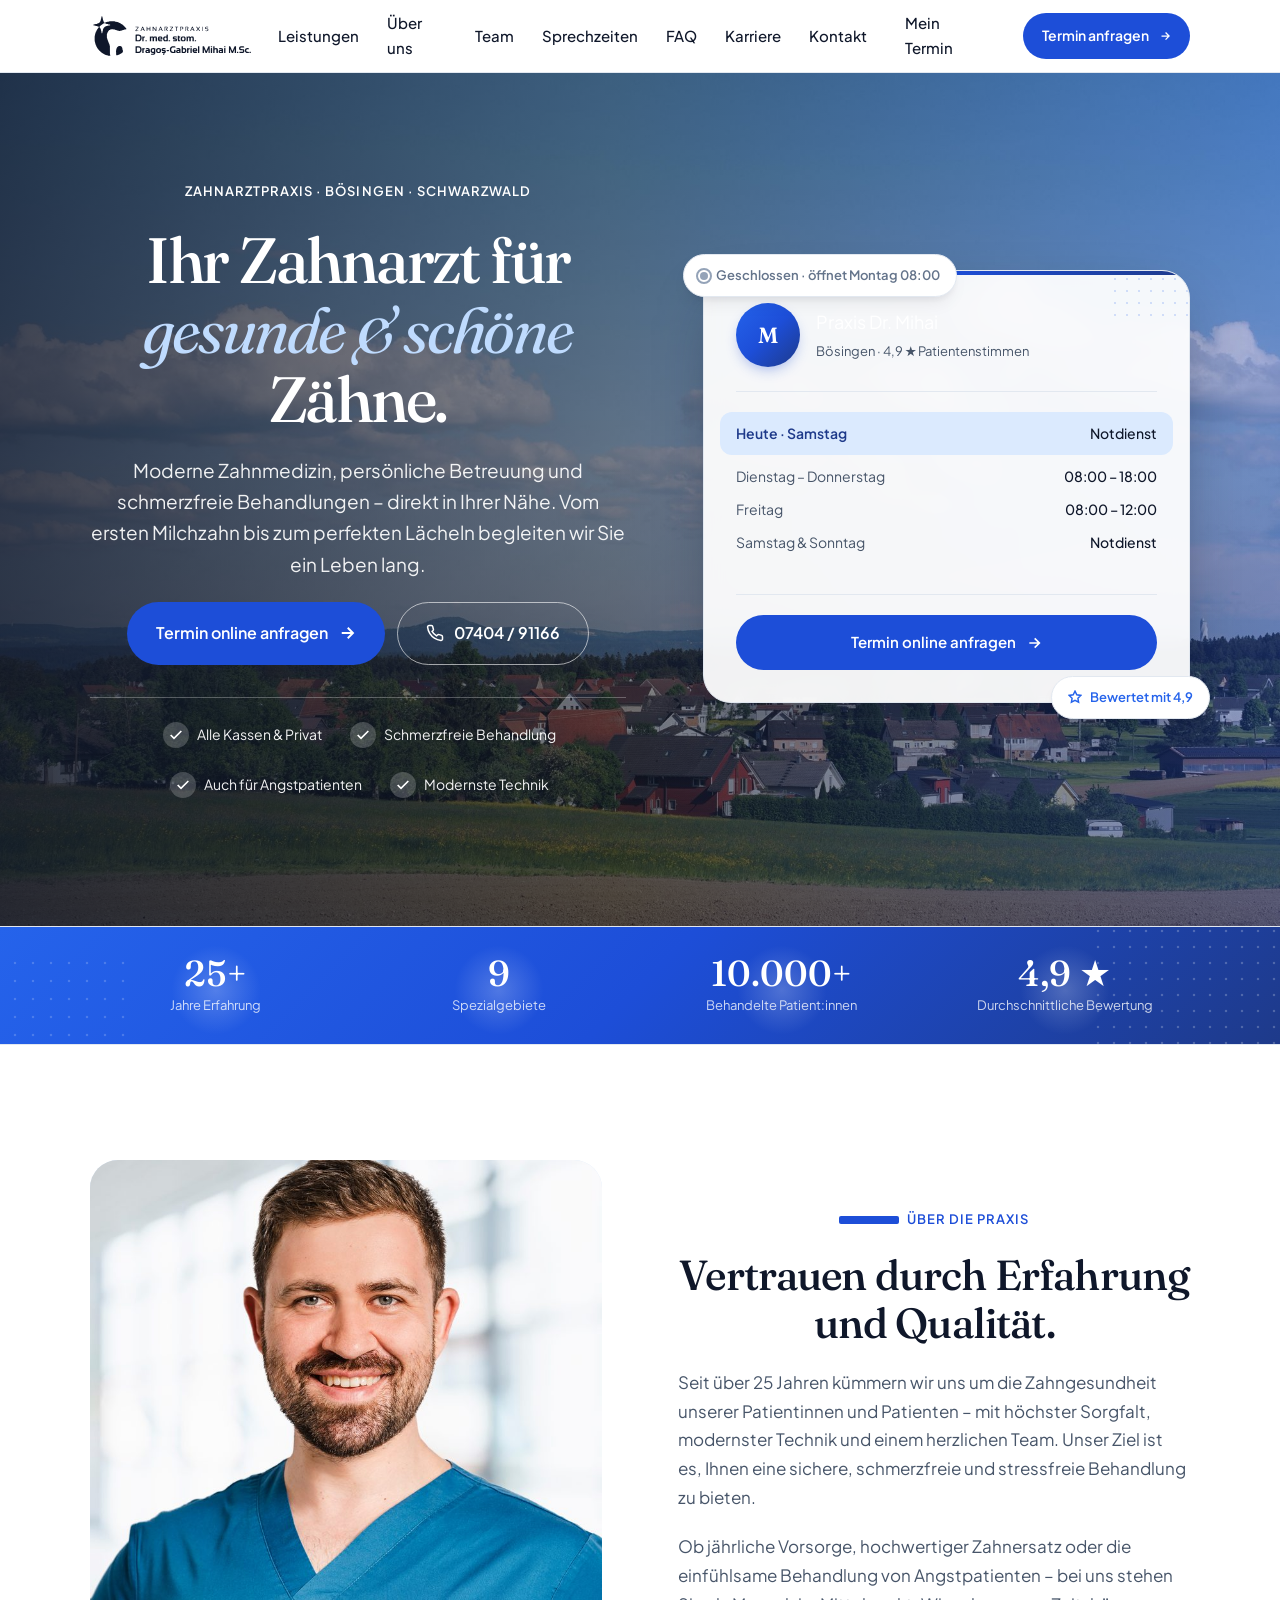
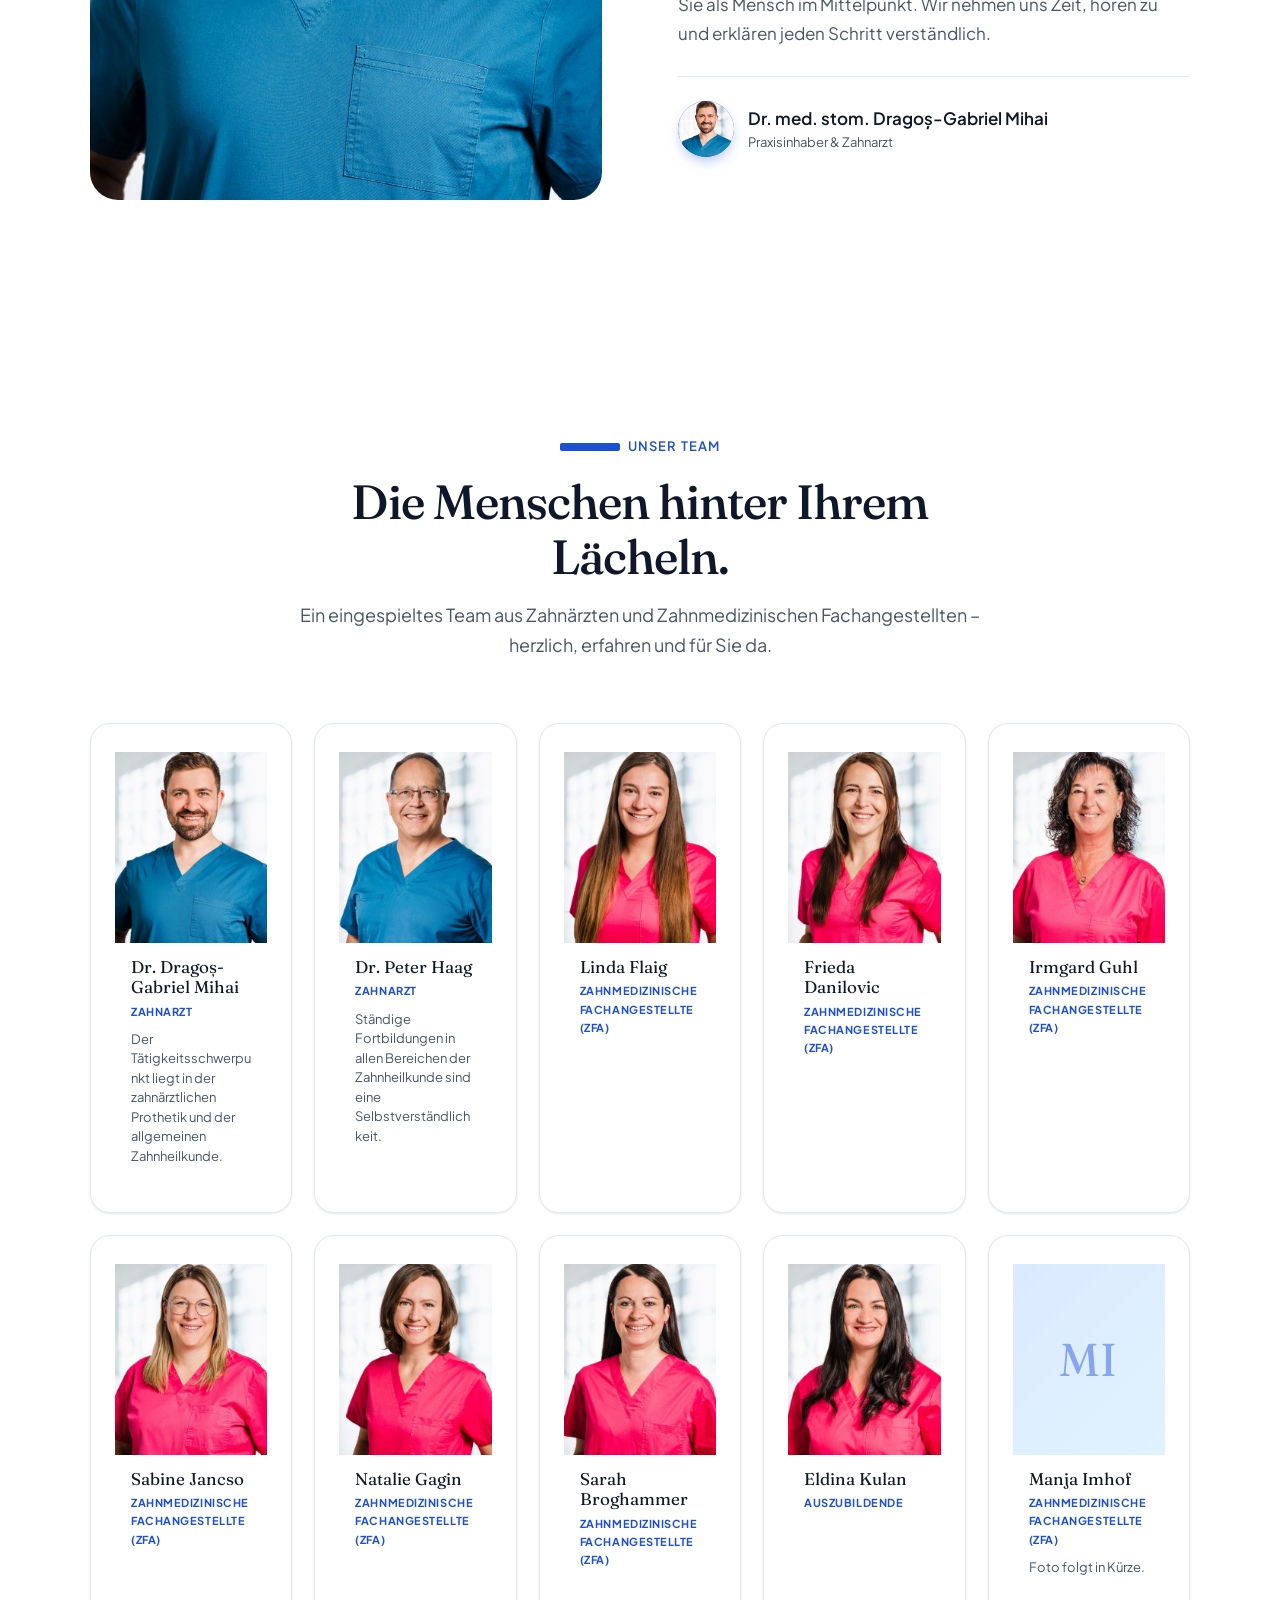
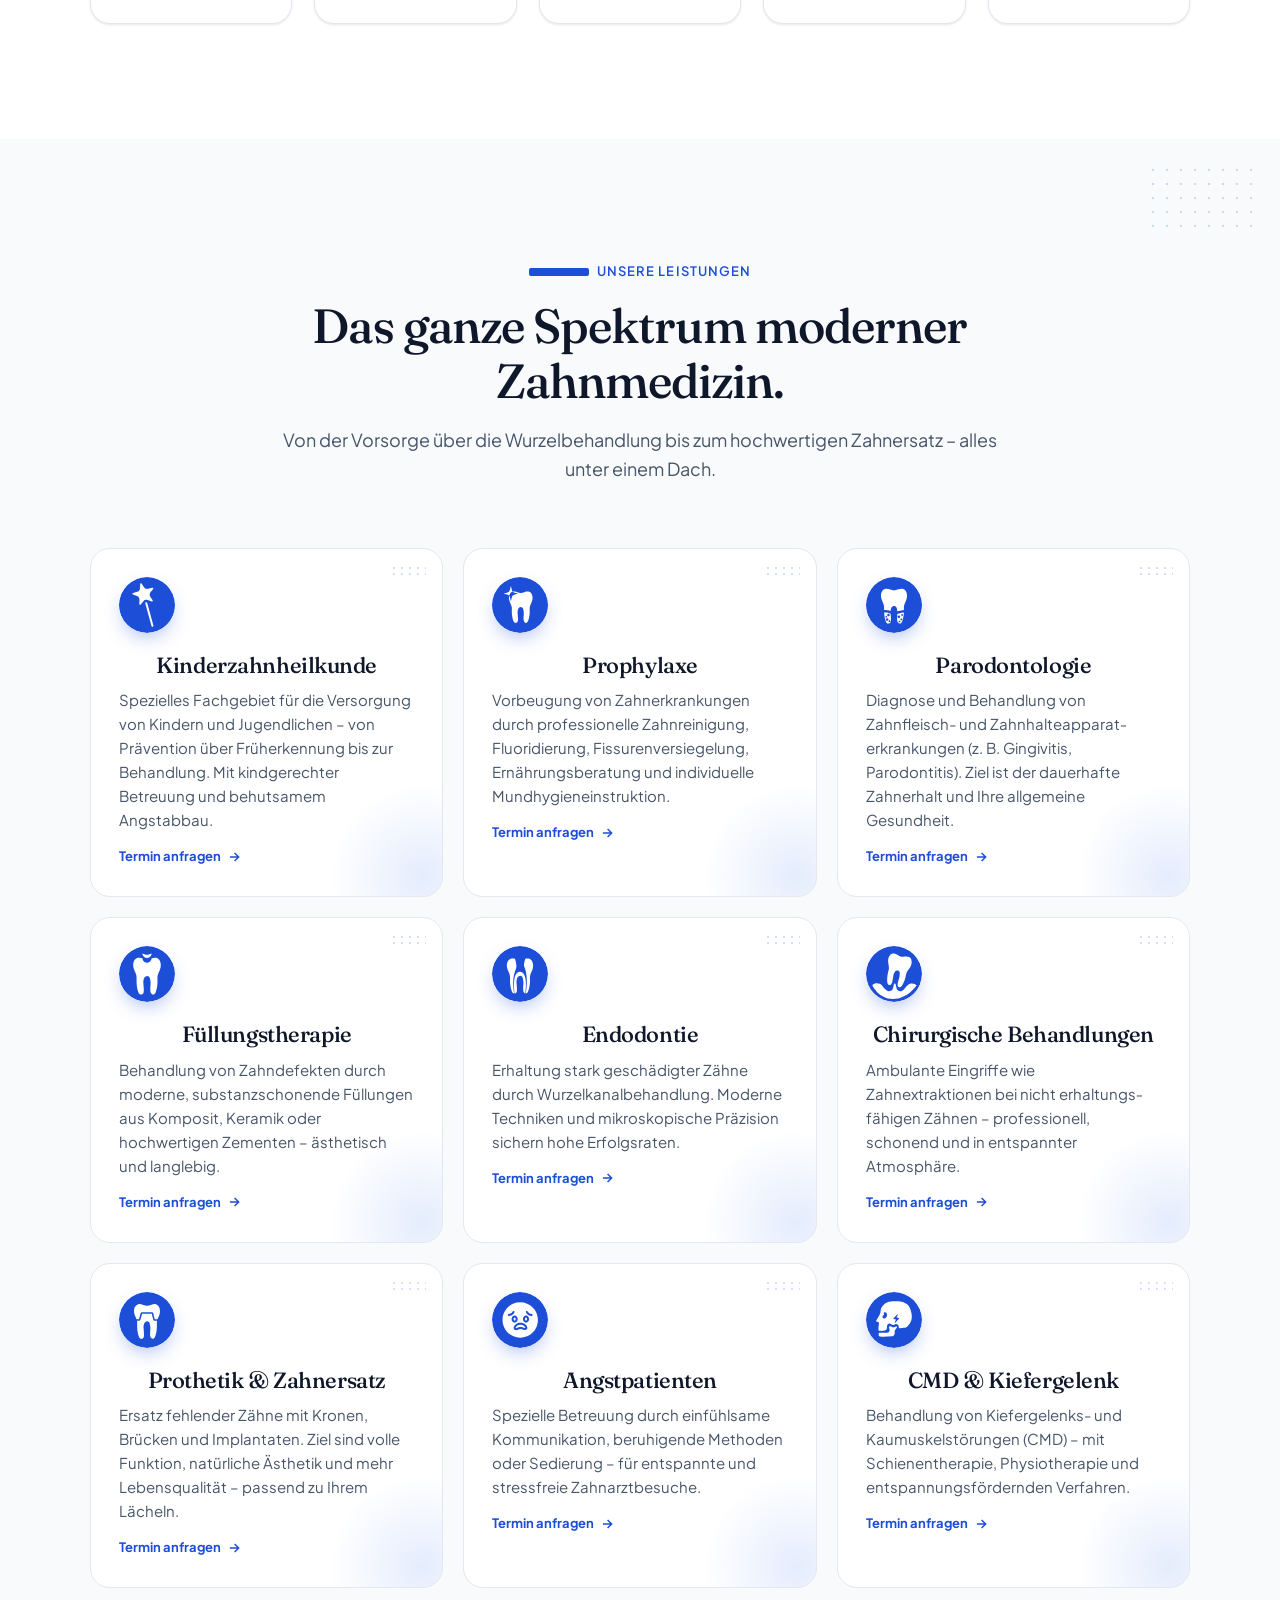
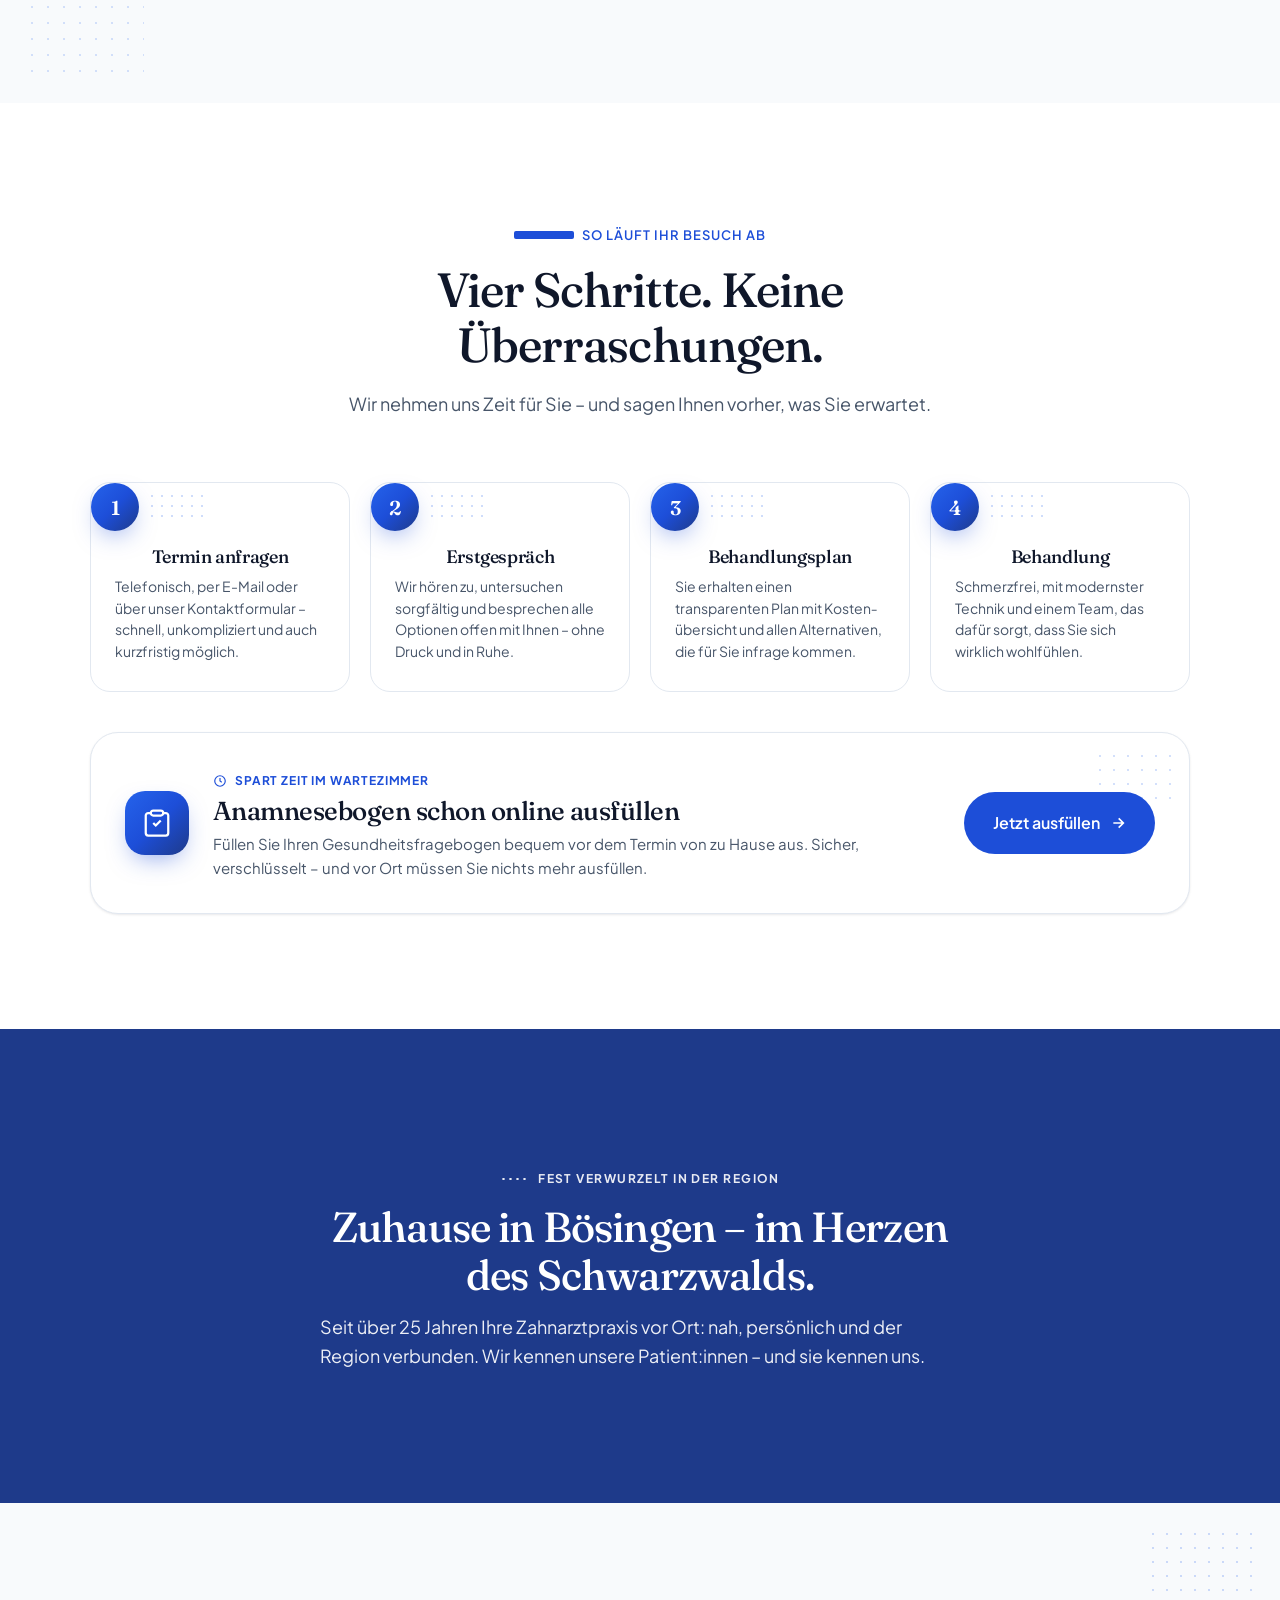
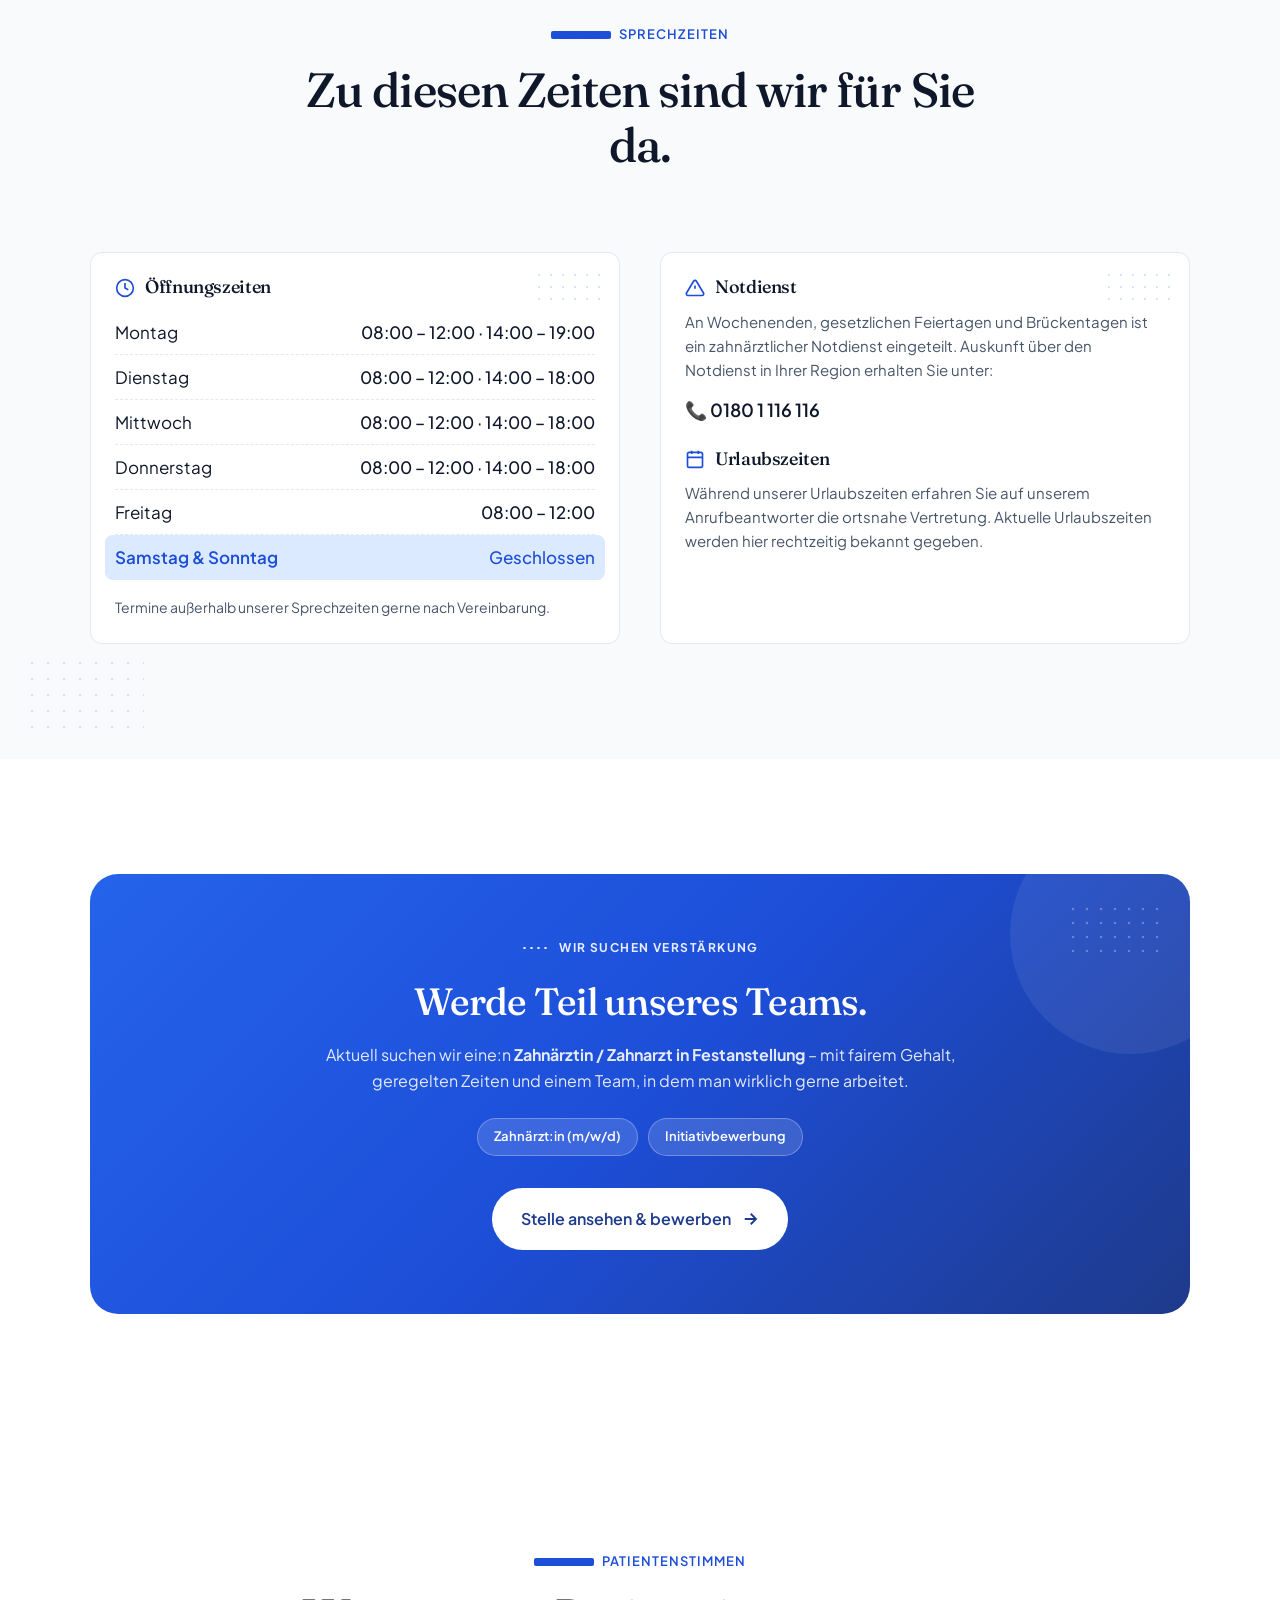
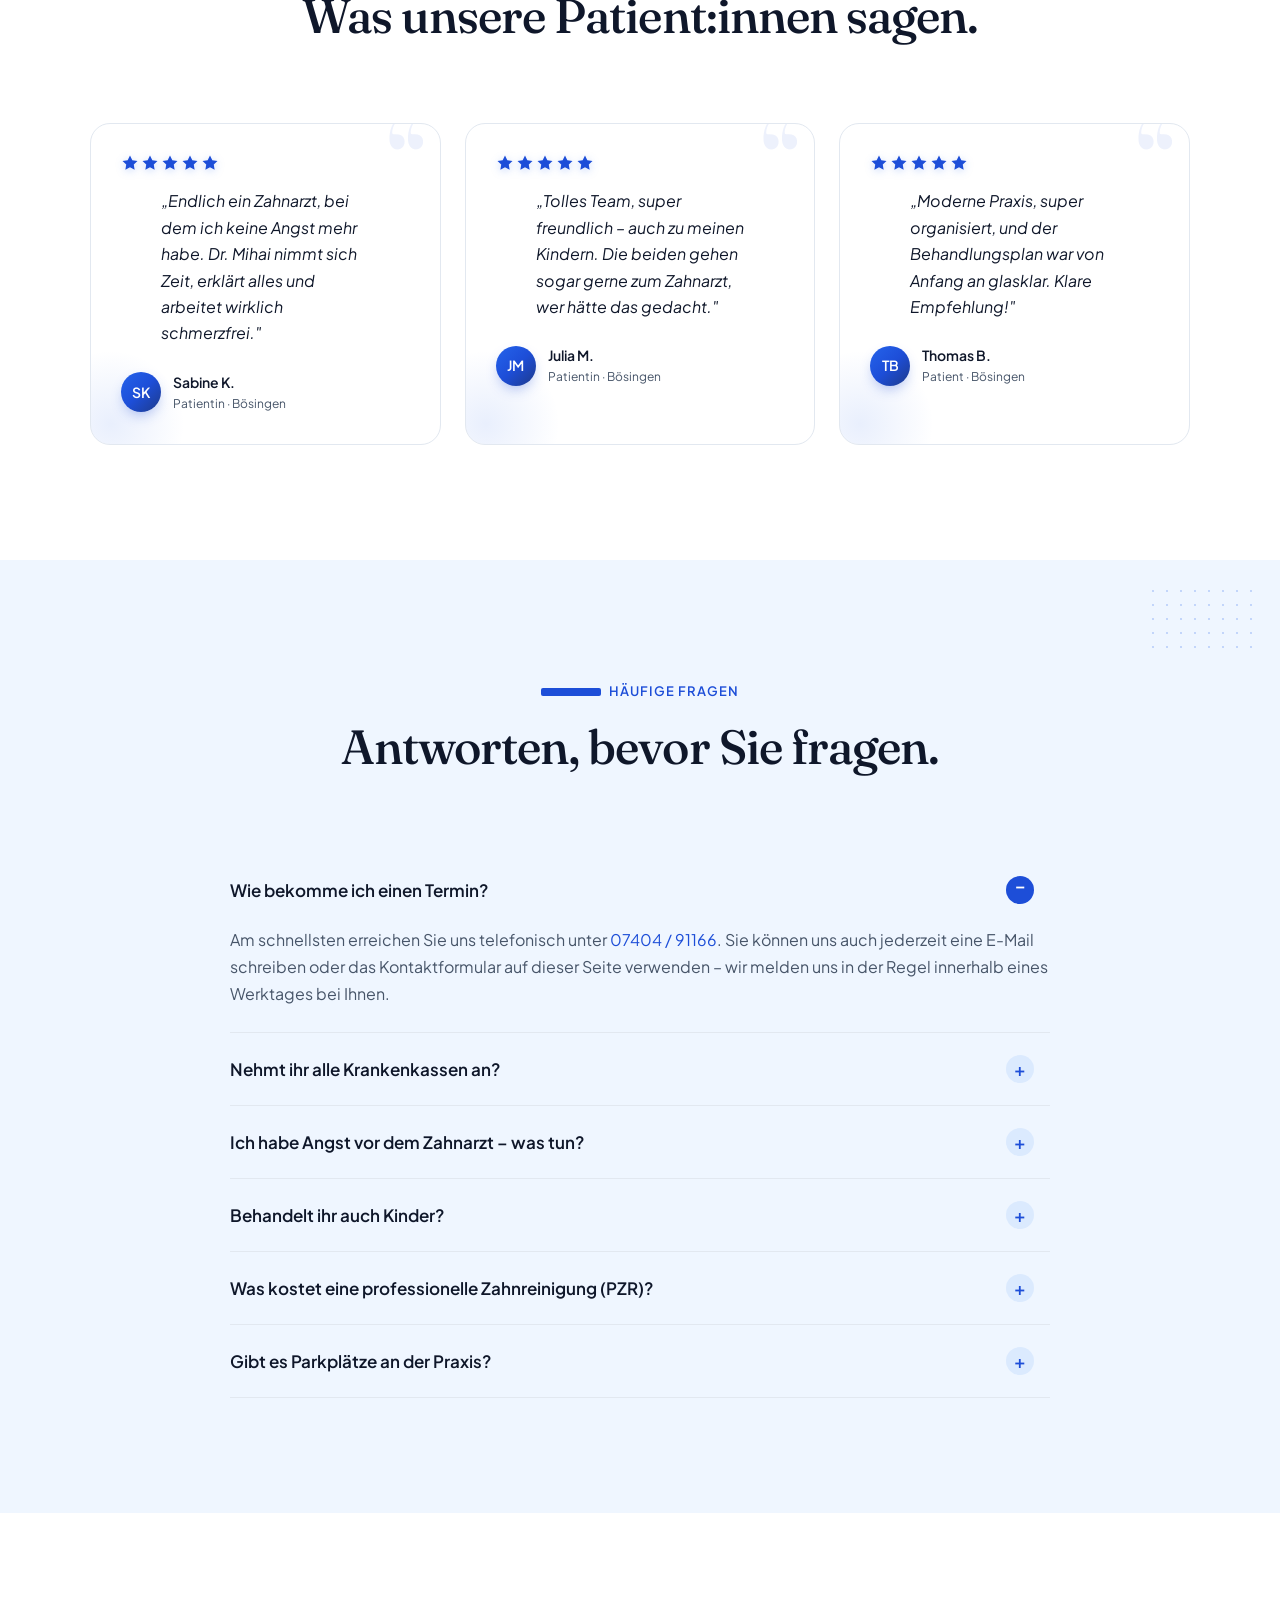
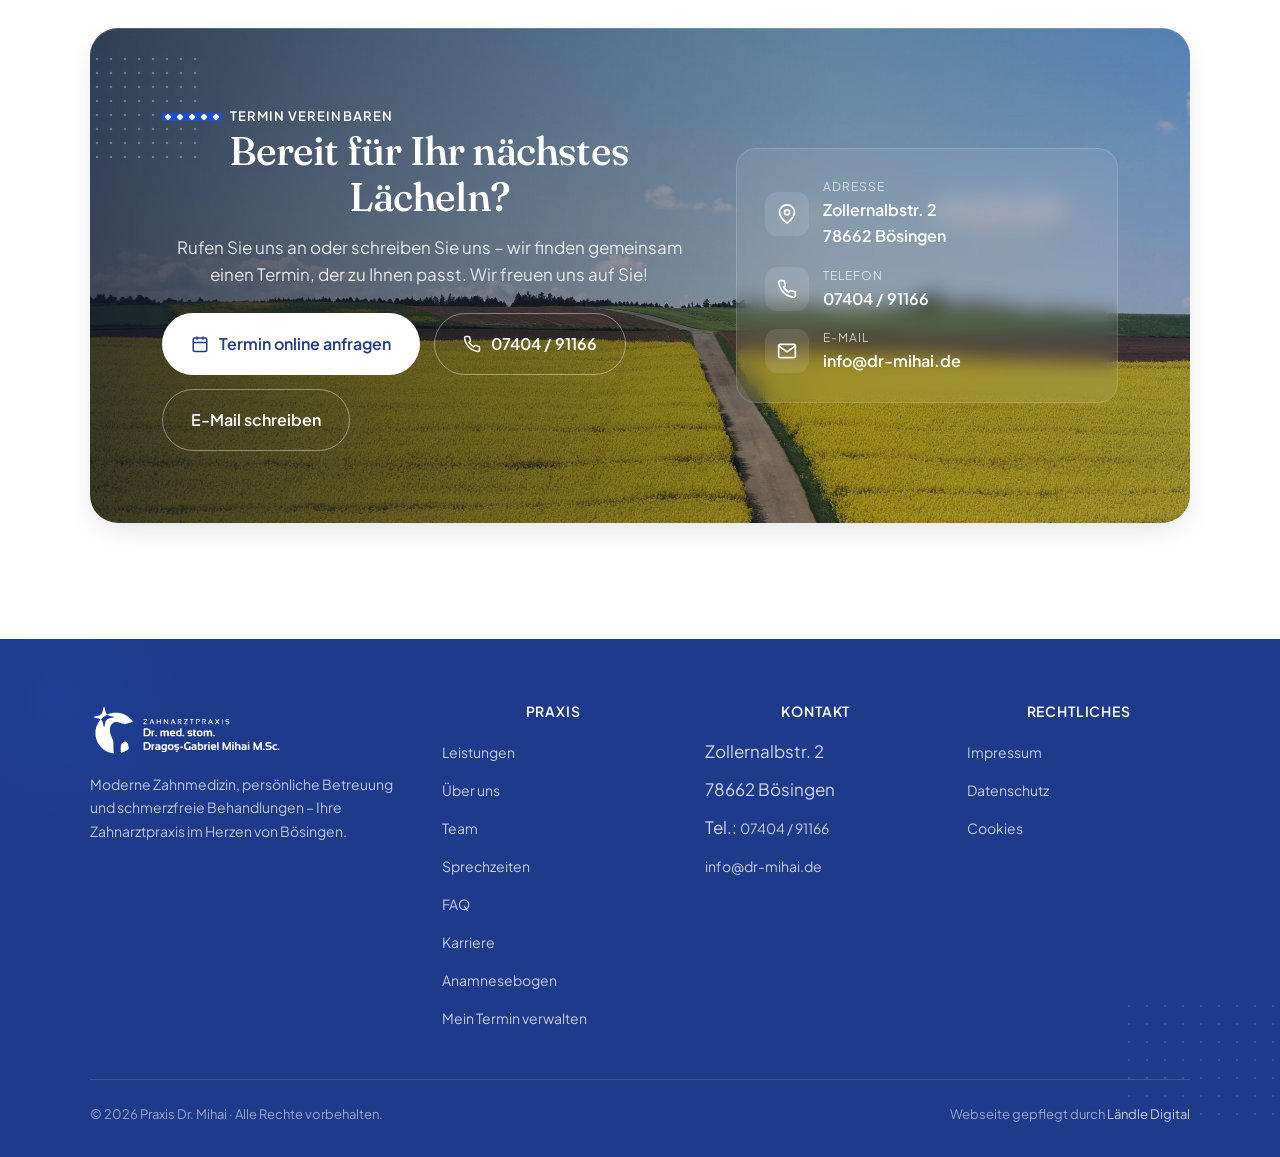
<file: index 4.html>
<!DOCTYPE html>
<html lang="de-DE">
<head>
<meta charset="UTF-8" />
<meta name="viewport" content="width=device-width, initial-scale=1.0" />
<meta http-equiv="X-UA-Compatible" content="IE=edge" />

<!-- Primärer SEO-Block: Zahnarzt Bösingen -->
<title>Zahnarzt Bösingen · Praxis Dr. Mihai – Prophylaxe, Implantate, Angstpatienten</title>
<meta name="description" content="Zahnarztpraxis Dr. Mihai in Bösingen (Schwarzwald-Baar). Sanfte Zahnmedizin für die ganze Familie: Prophylaxe, Implantate, Kinderzahnheilkunde, Wurzelbehandlung &amp; Angstpatienten-Betreuung. ★ 4,9 · 25 Jahre Erfahrung · Termin online anfragen." />
<meta name="keywords" content="Zahnarzt Bösingen, Zahnarztpraxis Bösingen, Dr. Mihai, Zahnarzt 78662, Zahnarzt Schramberg, Zahnarzt Sulgen, Zahnarzt Rottweil, Zahnarzt Schwarzwald-Baar, Prophylaxe Bösingen, Implantate Bösingen, Kinderzahnarzt Bösingen, Angstpatienten Zahnarzt, Bleaching Bösingen, Wurzelbehandlung Bösingen, Notdienst Zahnarzt" />
<meta name="author" content="Zahnarztpraxis Dr. Mihai" />
<meta name="robots" content="index, follow, max-image-preview:large, max-snippet:-1" />
<meta name="googlebot" content="index, follow" />
<meta name="theme-color" content="#1d4ed8" />
<meta name="format-detection" content="telephone=yes" />
<meta name="geo.region" content="DE-BW" />
<meta name="geo.placename" content="Bösingen" />
<meta name="geo.position" content="48.224;8.522" />
<meta name="ICBM" content="48.224, 8.522" />

<!-- Canonical & Sprache -->
<link rel="canonical" href="https://www.dr-mihai.de/" />
<link rel="alternate" hreflang="de-DE" href="https://www.dr-mihai.de/" />
<link rel="alternate" hreflang="x-default" href="https://www.dr-mihai.de/" />

<!-- Open Graph -->
<meta property="og:type" content="website" />
<meta property="og:locale" content="de_DE" />
<meta property="og:site_name" content="Zahnarztpraxis Dr. Mihai" />
<meta property="og:title" content="Zahnarzt Bösingen · Praxis Dr. Mihai" />
<meta property="og:description" content="Sanfte Zahnmedizin in Bösingen: Prophylaxe, Implantate, Kinderzahnheilkunde, Angstpatienten. ★ 4,9 Bewertung." />
<meta property="og:url" content="https://www.dr-mihai.de/" />
<meta property="og:image" content="https://www.dr-mihai.de/og-image.jpg" />
<meta property="og:image:alt" content="Zahnarztpraxis Dr. Mihai in Bösingen" />
<meta property="og:image:width" content="1200" />
<meta property="og:image:height" content="630" />

<!-- Twitter / X -->
<meta name="twitter:card" content="summary_large_image" />
<meta name="twitter:title" content="Zahnarzt Bösingen · Praxis Dr. Mihai" />
<meta name="twitter:description" content="Sanfte Zahnmedizin in Bösingen. Termin online anfragen." />
<meta name="twitter:image" content="https://www.dr-mihai.de/og-image.jpg" />

<!-- Icons -->
<link rel="icon" type="image/svg+xml" href="logo-dark.svg" />
<link rel="apple-touch-icon" href="logo-dark.svg" />

<!-- Performance: Fonts & CSS -->
<link rel="preconnect" href="https://fonts.googleapis.com" />
<link rel="preconnect" href="https://fonts.gstatic.com" crossorigin />
<link rel="dns-prefetch" href="https://formsubmit.co" />
<link href="https://fonts.googleapis.com/css2?family=Fraunces:opsz,wght@9..144,400;9..144,500;9..144,600&family=Plus+Jakarta+Sans:wght@400;500;600;700&display=swap" rel="stylesheet" />
<link rel="stylesheet" href="style.css" />

<!-- Structured Data: Dentist / LocalBusiness -->
<script type="application/ld+json">
{
  "@context": "https://schema.org",
  "@type": "Dentist",
  "@id": "https://www.dr-mihai.de/#praxis",
  "name": "Zahnarztpraxis Dr. Mihai",
  "alternateName": "Praxis Dr. Mihai",
  "url": "https://www.dr-mihai.de/",
  "logo": "https://www.dr-mihai.de/logo.svg",
  "image": "https://www.dr-mihai.de/og-image.jpg",
  "description": "Zahnarztpraxis Dr. Mihai in Bösingen – moderne Zahnmedizin von Prophylaxe und Implantaten bis Kinderzahnheilkunde und Angstpatienten-Betreuung.",
  "telephone": "+49 7404 91166",
  "email": "info@dr-mihai.de",
  "priceRange": "$$",
  "currenciesAccepted": "EUR",
  "paymentAccepted": "Bar, EC, Überweisung",
  "founder": { "@type": "Person", "name": "Dr. med. stom. Dragos Mihai", "jobTitle": "Zahnarzt" },
  "address": {
    "@type": "PostalAddress",
    "streetAddress": "Zollernalbstr. 2",
    "postalCode": "78662",
    "addressLocality": "Bösingen",
    "addressRegion": "BW",
    "addressCountry": "DE"
  },
  "geo": { "@type": "GeoCoordinates", "latitude": 48.224, "longitude": 8.522 },
  "hasMap": "https://www.google.com/maps/search/?api=1&query=Zollernalbstr.+2+78662+B%C3%B6singen",
  "areaServed": [
    { "@type": "City", "name": "Bösingen" },
    { "@type": "City", "name": "Schramberg" },
    { "@type": "City", "name": "Sulgen" },
    { "@type": "City", "name": "Rottweil" },
    { "@type": "City", "name": "Dunningen" },
    { "@type": "AdministrativeArea", "name": "Schwarzwald-Baar-Kreis" },
    { "@type": "AdministrativeArea", "name": "Landkreis Rottweil" }
  ],
  "openingHoursSpecification": [
    { "@type": "OpeningHoursSpecification", "dayOfWeek": ["Monday","Tuesday","Wednesday","Thursday"], "opens": "08:00", "closes": "12:30" },
    { "@type": "OpeningHoursSpecification", "dayOfWeek": ["Monday","Tuesday","Wednesday","Thursday"], "opens": "14:00", "closes": "18:00" },
    { "@type": "OpeningHoursSpecification", "dayOfWeek": "Friday", "opens": "08:00", "closes": "12:00" }
  ],
  "medicalSpecialty": ["Dentistry","PediatricDentistry","Periodontology","Endodontics","CosmeticDentistry","Prophylaxis"],
  "availableService": [
    { "@type": "MedicalProcedure", "name": "Professionelle Zahnreinigung (PZR)" },
    { "@type": "MedicalProcedure", "name": "Prophylaxe" },
    { "@type": "MedicalProcedure", "name": "Kinderzahnheilkunde" },
    { "@type": "MedicalProcedure", "name": "Parodontologie" },
    { "@type": "MedicalProcedure", "name": "Füllungstherapie" },
    { "@type": "MedicalProcedure", "name": "Endodontie (Wurzelkanalbehandlung)" },
    { "@type": "MedicalProcedure", "name": "Chirurgische Behandlungen" },
    { "@type": "MedicalProcedure", "name": "Prothetik und Zahnersatz" },
    { "@type": "MedicalProcedure", "name": "Behandlung von Angstpatienten" },
    { "@type": "MedicalProcedure", "name": "CMD-Diagnostik" },
    { "@type": "MedicalProcedure", "name": "Bleaching" }
  ],
  "potentialAction": {
    "@type": "ReserveAction",
    "name": "Termin online anfragen",
    "target": "https://www.dr-mihai.de/#kontakt"
  }
}
</script>

<!-- Structured Data: WebSite -->
<script type="application/ld+json">
{
  "@context": "https://schema.org",
  "@type": "WebSite",
  "name": "Zahnarztpraxis Dr. Mihai",
  "url": "https://www.dr-mihai.de/",
  "inLanguage": "de-DE",
  "publisher": { "@id": "https://www.dr-mihai.de/#praxis" }
}
</script>

<!-- Structured Data: BreadcrumbList -->
<script type="application/ld+json">
{
  "@context": "https://schema.org",
  "@type": "BreadcrumbList",
  "itemListElement": [
    { "@type": "ListItem", "position": 1, "name": "Startseite", "item": "https://www.dr-mihai.de/" }
  ]
}
</script>

<!-- Structured Data: FAQ (Auszug der FAQ-Sektion) -->
<script type="application/ld+json">
{
  "@context": "https://schema.org",
  "@type": "FAQPage",
  "mainEntity": [
    {
      "@type": "Question",
      "name": "Wie bekomme ich einen Termin in der Praxis Dr. Mihai?",
      "acceptedAnswer": { "@type": "Answer", "text": "Telefonisch unter 07404 / 91166, per E-Mail an info@dr-mihai.de oder direkt über das Online-Anfrageformular auf unserer Website. Akut-Termine erhalten Sie meist innerhalb von 24 Stunden." }
    },
    {
      "@type": "Question",
      "name": "Behandelt die Praxis Dr. Mihai auch Angstpatienten?",
      "acceptedAnswer": { "@type": "Answer", "text": "Ja. Wir nehmen uns extra Zeit für Angstpatienten, erklären jeden Schritt verständlich und bieten bei Bedarf eine Sedierung. Probetermine zum Kennenlernen ohne Behandlung sind ausdrücklich möglich." }
    },
    {
      "@type": "Question",
      "name": "Ist die Praxis Dr. Mihai barrierefrei erreichbar?",
      "acceptedAnswer": { "@type": "Answer", "text": "Ja, der Zugang zur Praxis in der Zollernalbstr. 2 in Bösingen ist barrierefrei. Direkt an der Praxis stehen Patient:innen-Parkplätze zur Verfügung." }
    },
    {
      "@type": "Question",
      "name": "Welche Kassen werden akzeptiert?",
      "acceptedAnswer": { "@type": "Answer", "text": "Wir behandeln alle gesetzlich und privat Versicherten. Bei Wahlleistungen besprechen wir die Kosten vorher transparent und persönlich mit Ihnen." }
    }
  ]
}
</script>
</head>
<body>

<!-- ============================================================
     TOPBAR
============================================================= -->
<header class="topbar">
  <div class="shell topbar__inner">
    <a href="index.html" class="topbar__logo" aria-label="Praxis Dr. Mihai – Startseite">
      <img src="logo-dark.svg" alt="Praxis Dr. Mihai" class="topbar__logo-mark" />
    </a>
    <nav class="topbar__nav" aria-label="Hauptnavigation">
      <a href="#leistungen">Leistungen</a>
      <a href="#ueber-uns">Über uns</a>
      <a href="#team">Team</a>
      <a href="#sprechzeiten">Sprechzeiten</a>
      <a href="#faq">FAQ</a>
      <a href="karriere.html">Karriere</a>
      <a href="#kontakt">Kontakt</a>
      <a href="#" class="topbar__mgmt" data-dm-booking-manage>Mein Termin</a>
    </nav>
    <a href="#kontakt" class="btn btn--primary btn--sm topbar__cta" data-dm-booking-open>
      Termin anfragen
      <svg viewBox="0 0 24 24" width="14" height="14" fill="none" stroke="currentColor" stroke-width="2.5"><path d="M5 12h14M13 5l7 7-7 7"/></svg>
    </a>
    <button class="burger" id="burger" aria-label="Menü öffnen" aria-expanded="false">
      <span></span><span></span><span></span>
    </button>
  </div>
  <div class="topbar__mobile" id="topbarMobile">
    <a href="#leistungen">Leistungen</a>
    <a href="#ueber-uns">Über uns</a>
    <a href="#team">Team</a>
    <a href="#sprechzeiten">Sprechzeiten</a>
    <a href="#faq">FAQ</a>
    <a href="karriere.html">Karriere</a>
    <a href="#kontakt">Kontakt</a>
    <a href="#" data-dm-booking-manage>Mein Termin verwalten</a>
    <a href="#" class="btn btn--primary btn--block" data-dm-booking-open>Termin online anfragen</a>
  </div>
</header>

<main>

<!-- ============================================================
     HERO
============================================================= -->
<section class="hero">
  <div class="shell hero__inner">
    <div class="hero__content">
      <span class="eyebrow eyebrow--dots">Zahnarztpraxis · Bösingen · Schwarzwald</span>
      <h1>Ihr Zahnarzt für<br/><em>gesunde &amp; schöne</em> Zähne.</h1>
      <p class="hero__sub">
        Moderne Zahnmedizin, persönliche Betreuung und schmerzfreie Behandlungen –
        direkt in Ihrer Nähe. Vom ersten Milchzahn bis zum perfekten Lächeln
        begleiten wir Sie ein Leben lang.
      </p>
      <div class="hero__cta">
        <a href="#" class="btn btn--primary btn--lg" data-dm-booking-open>
          Termin online anfragen
          <svg viewBox="0 0 24 24" width="18" height="18" fill="none" stroke="currentColor" stroke-width="2.5"><path d="M5 12h14M13 5l7 7-7 7"/></svg>
        </a>
        <a href="tel:+49740491166" class="btn btn--ghost btn--lg">
          <svg viewBox="0 0 24 24" width="18" height="18" fill="none" stroke="currentColor" stroke-width="2"><path d="M22 16.92v3a2 2 0 0 1-2.18 2 19.79 19.79 0 0 1-8.63-3.07 19.5 19.5 0 0 1-6-6 19.79 19.79 0 0 1-3.07-8.67A2 2 0 0 1 4.11 2h3a2 2 0 0 1 2 1.72 12.84 12.84 0 0 0 .7 2.81 2 2 0 0 1-.45 2.11L8.09 9.91a16 16 0 0 0 6 6l1.27-1.27a2 2 0 0 1 2.11-.45 12.84 12.84 0 0 0 2.81.7A2 2 0 0 1 22 16.92z"/></svg>
          07404 / 91166
        </a>
      </div>
      <ul class="hero__trust">
        <li><svg viewBox="0 0 24 24" width="18" height="18" fill="none" stroke="currentColor" stroke-width="2.5"><path d="M20 6 9 17l-5-5"/></svg> Alle Kassen &amp; Privat</li>
        <li><svg viewBox="0 0 24 24" width="18" height="18" fill="none" stroke="currentColor" stroke-width="2.5"><path d="M20 6 9 17l-5-5"/></svg> Schmerzfreie Behandlung</li>
        <li><svg viewBox="0 0 24 24" width="18" height="18" fill="none" stroke="currentColor" stroke-width="2.5"><path d="M20 6 9 17l-5-5"/></svg> Auch für Angstpatienten</li>
        <li><svg viewBox="0 0 24 24" width="18" height="18" fill="none" stroke="currentColor" stroke-width="2.5"><path d="M20 6 9 17l-5-5"/></svg> Modernste Technik</li>
      </ul>
    </div>

    <aside class="hero__visual">
      <span class="hero-badge hero-badge--tl" data-status-badge>
        <span class="pulse"></span> Heute geöffnet
      </span>
      <div class="hero-card">
        <div class="hero-card__top">
          <div class="hero-card__avatar" aria-hidden="true">M</div>
          <div>
            <div class="hero-card__title">Praxis Dr. Mihai</div>
            <div class="hero-card__meta">Bösingen · 4,9 ★ Patientenstimmen</div>
          </div>
        </div>
        <div class="hero-card__hours">
          <div class="hero-card__row is-today" data-status-today>
            <span data-status-today-label>Heute</span><span data-status-today-hours>08:00 – 19:00</span>
          </div>
          <div class="hero-card__row"><span>Dienstag – Donnerstag</span><span>08:00 – 18:00</span></div>
          <div class="hero-card__row"><span>Freitag</span><span>08:00 – 12:00</span></div>
          <div class="hero-card__row"><span>Samstag &amp; Sonntag</span><span>Notdienst</span></div>
        </div>
        <div class="hero-card__cta">
          <a href="#" class="btn btn--primary" data-dm-booking-open>
            Termin online anfragen
            <svg viewBox="0 0 24 24" width="16" height="16" fill="none" stroke="currentColor" stroke-width="2.5"><path d="M5 12h14M13 5l7 7-7 7"/></svg>
          </a>
        </div>
      </div>
      <span class="hero-badge hero-badge--br">
        <svg viewBox="0 0 24 24" width="14" height="14" fill="none" stroke="currentColor" stroke-width="2.5"><path d="m12 2 3.09 6.26L22 9.27l-5 4.87 1.18 6.88L12 17.77l-6.18 3.25L7 14.14 2 9.27l6.91-1.01L12 2z"/></svg>
        Bewertet mit 4,9
      </span>
    </aside>
  </div>
</section>

<!-- ============================================================
     TRUST STRIP
============================================================= -->
<section class="trust-strip">
  <div class="shell trust-strip__inner">
    <div class="trust-stat">
      <div class="trust-stat__num">25+</div>
      <div class="trust-stat__label">Jahre Erfahrung</div>
    </div>
    <div class="trust-stat">
      <div class="trust-stat__num">9</div>
      <div class="trust-stat__label">Spezialgebiete</div>
    </div>
    <div class="trust-stat">
      <div class="trust-stat__num">10.000+</div>
      <div class="trust-stat__label">Behandelte Patient:innen</div>
    </div>
    <div class="trust-stat">
      <div class="trust-stat__num">4,9 ★</div>
      <div class="trust-stat__label">Durchschnittliche Bewertung</div>
    </div>
  </div>
</section>

<!-- ============================================================
     ÜBER UNS / VERTRAUEN
============================================================= -->
<section class="section" id="ueber-uns">
  <div class="shell split">
    <div class="split__media">
      <img src="team-2.jpg" alt="Dr. med. stom. Dragoș-Gabriel Mihai" class="split__media-photo" width="800" height="1000" loading="lazy" />
    </div>
    <div class="split__content">
      <span class="eyebrow eyebrow--dots">Über die Praxis</span>
      <h2>Vertrauen durch Erfahrung und Qualität.</h2>
      <p>
        Seit über 25 Jahren kümmern wir uns um die Zahngesundheit unserer
        Patientinnen und Patienten – mit höchster Sorgfalt, modernster Technik
        und einem herzlichen Team. Unser Ziel ist es, Ihnen eine sichere,
        schmerzfreie und stressfreie Behandlung zu bieten.
      </p>
      <p>
        Ob jährliche Vorsorge, hochwertiger Zahnersatz oder die einfühlsame
        Behandlung von Angstpatienten – bei uns stehen Sie als Mensch im
        Mittelpunkt. Wir nehmen uns Zeit, hören zu und erklären jeden Schritt
        verständlich.
      </p>
      <div class="split__sign">
        <img src="team-2.jpg" alt="" class="split__sign-avatar" width="56" height="56" loading="lazy" />
        <div>
          <div class="split__sign-name">Dr. med. stom. Dragoș-Gabriel Mihai</div>
          <div class="split__sign-role">Praxisinhaber &amp; Zahnarzt</div>
        </div>
      </div>
    </div>
  </div>
</section>

<!-- ============================================================
     TEAM
============================================================= -->
<section class="section" id="team">
  <div class="shell">
    <div class="section-head">
      <span class="eyebrow eyebrow--center eyebrow--dots">Unser Team</span>
      <h2>Die Menschen hinter Ihrem Lächeln.</h2>
      <p>Ein eingespieltes Team aus Zahnärzten und Zahnmedizinischen Fachangestellten – herzlich, erfahren und für Sie da.</p>
    </div>

    <div class="team-grid">
      <figure class="team-card">
        <img src="team-2.jpg" alt="Dr. med. stom. Dragoș-Gabriel Mihai" width="800" height="1000" loading="lazy" />
        <figcaption>
          <span class="team-card__name">Dr. Dragoș-Gabriel Mihai</span>
          <span class="team-card__role">Zahnarzt</span>
          <p class="team-card__desc">Der Tätigkeitsschwerpunkt liegt in der zahnärztlichen Prothetik und der allgemeinen Zahnheilkunde.</p>
        </figcaption>
      </figure>
      <figure class="team-card">
        <img src="team-1.jpg" alt="Dr. Peter Haag" width="800" height="1000" loading="lazy" />
        <figcaption>
          <span class="team-card__name">Dr. Peter Haag</span>
          <span class="team-card__role">Zahnarzt</span>
          <p class="team-card__desc">Ständige Fortbildungen in allen Bereichen der Zahnheilkunde sind eine Selbstverständlichkeit.</p>
        </figcaption>
      </figure>
      <figure class="team-card">
        <img src="team-6.jpg" alt="Linda Flaig" width="800" height="1000" loading="lazy" />
        <figcaption>
          <span class="team-card__name">Linda Flaig</span>
          <span class="team-card__role">Zahnmedizinische Fachangestellte (ZFA)</span>
        </figcaption>
      </figure>
      <figure class="team-card">
        <img src="team-7.jpg" alt="Frieda Danilovic" width="800" height="1000" loading="lazy" />
        <figcaption>
          <span class="team-card__name">Frieda Danilovic</span>
          <span class="team-card__role">Zahnmedizinische Fachangestellte (ZFA)</span>
        </figcaption>
      </figure>
      <figure class="team-card">
        <img src="team-5.jpg" alt="Irmgard Guhl" width="800" height="1000" loading="lazy" />
        <figcaption>
          <span class="team-card__name">Irmgard Guhl</span>
          <span class="team-card__role">Zahnmedizinische Fachangestellte (ZFA)</span>
        </figcaption>
      </figure>
      <figure class="team-card">
        <img src="team-3.jpg" alt="Sabine Jancso" width="800" height="1000" loading="lazy" />
        <figcaption>
          <span class="team-card__name">Sabine Jancso</span>
          <span class="team-card__role">Zahnmedizinische Fachangestellte (ZFA)</span>
        </figcaption>
      </figure>
      <figure class="team-card">
        <img src="team-8.jpg" alt="Natalie Gagin" width="800" height="1000" loading="lazy" />
        <figcaption>
          <span class="team-card__name">Natalie Gagin</span>
          <span class="team-card__role">Zahnmedizinische Fachangestellte (ZFA)</span>
        </figcaption>
      </figure>
      <figure class="team-card">
        <img src="team-4.jpg" alt="Sarah Broghammer" width="800" height="1000" loading="lazy" />
        <figcaption>
          <span class="team-card__name">Sarah Broghammer</span>
          <span class="team-card__role">Zahnmedizinische Fachangestellte (ZFA)</span>
        </figcaption>
      </figure>
      <figure class="team-card">
        <img src="team-9.jpg" alt="Eldina Kulan" width="800" height="1000" loading="lazy" />
        <figcaption>
          <span class="team-card__name">Eldina Kulan</span>
          <span class="team-card__role">Auszubildende</span>
        </figcaption>
      </figure>
      <figure class="team-card team-card--nophoto">
        <div class="team-card__placeholder" aria-hidden="true"><span>MI</span></div>
        <figcaption>
          <span class="team-card__name">Manja Imhof</span>
          <span class="team-card__role">Zahnmedizinische Fachangestellte (ZFA)</span>
          <p class="team-card__desc">Foto folgt in Kürze.</p>
        </figcaption>
      </figure>
    </div>
  </div>
</section>

<!-- ============================================================
     LEISTUNGEN
============================================================= -->
<section class="section section--soft" id="leistungen">
  <div class="shell">
    <div class="section-head">
      <span class="eyebrow eyebrow--center eyebrow--dots">Unsere Leistungen</span>
      <h2>Das ganze Spektrum moderner Zahnmedizin.</h2>
      <p>Von der Vorsorge über die Wurzelbehandlung bis zum hochwertigen Zahnersatz – alles unter einem Dach.</p>
    </div>

    <div class="services">
      <article class="service-card">
        <div class="service-card__icon service-card__icon--badge">
          <img src="Icon1_Kinderzahnheilkunde.svg" alt="" width="56" height="56" loading="lazy" />
        </div>
        <h3>Kinderzahnheilkunde</h3>
        <p>Spezielles Fachgebiet für die Versorgung von Kindern und Jugendlichen – von Prävention über Früherkennung bis zur Behandlung. Mit kindgerechter Betreuung und behutsamem Angstabbau.</p>
      </article>

      <article class="service-card">
        <div class="service-card__icon service-card__icon--badge">
          <img src="Icon2_Prophylaxe.svg" alt="" width="56" height="56" loading="lazy" />
        </div>
        <h3>Prophylaxe</h3>
        <p>Vorbeugung von Zahnerkrankungen durch professionelle Zahnreinigung, Fluoridierung, Fissurenversiegelung, Ernährungsberatung und individuelle Mundhygiene­instruktion.</p>
      </article>

      <article class="service-card">
        <div class="service-card__icon service-card__icon--badge">
          <img src="Icon3_Parodontologie-2.svg" alt="" width="56" height="56" loading="lazy" />
        </div>
        <h3>Parodontologie</h3>
        <p>Diagnose und Behandlung von Zahnfleisch- und Zahnhalteapparat­erkrankungen (z. B. Gingivitis, Parodontitis). Ziel ist der dauerhafte Zahnerhalt und Ihre allgemeine Gesundheit.</p>
      </article>

      <article class="service-card">
        <div class="service-card__icon service-card__icon--badge">
          <img src="Icon4_Fullungstherapie.svg" alt="" width="56" height="56" loading="lazy" />
        </div>
        <h3>Füllungstherapie</h3>
        <p>Behandlung von Zahndefekten durch moderne, substanzschonende Füllungen aus Komposit, Keramik oder hochwertigen Zementen – ästhetisch und langlebig.</p>
      </article>

      <article class="service-card">
        <div class="service-card__icon service-card__icon--badge">
          <img src="Icon5_Endodontie.svg" alt="" width="56" height="56" loading="lazy" />
        </div>
        <h3>Endodontie</h3>
        <p>Erhaltung stark geschädigter Zähne durch Wurzelkanal­behandlung. Moderne Techniken und mikroskopische Präzision sichern hohe Erfolgsraten.</p>
      </article>

      <article class="service-card">
        <div class="service-card__icon service-card__icon--badge">
          <img src="Icon6_Chirurgische.svg" alt="" width="56" height="56" loading="lazy" />
        </div>
        <h3>Chirurgische Behandlungen</h3>
        <p>Ambulante Eingriffe wie Zahnextraktionen bei nicht erhaltungs­fähigen Zähnen – professionell, schonend und in entspannter Atmosphäre.</p>
      </article>

      <article class="service-card">
        <div class="service-card__icon service-card__icon--badge">
          <img src="Icon7_Prothetik.svg" alt="" width="56" height="56" loading="lazy" />
        </div>
        <h3>Prothetik &amp; Zahnersatz</h3>
        <p>Ersatz fehlender Zähne mit Kronen, Brücken und Implantaten. Ziel sind volle Funktion, natürliche Ästhetik und mehr Lebensqualität – passend zu Ihrem Lächeln.</p>
      </article>

      <article class="service-card">
        <div class="service-card__icon service-card__icon--badge">
          <img src="Icon8_Angstpatienten.svg" alt="" width="56" height="56" loading="lazy" />
        </div>
        <h3>Angstpatienten</h3>
        <p>Spezielle Betreuung durch einfühlsame Kommunikation, beruhigende Methoden oder Sedierung – für entspannte und stressfreie Zahnarztbesuche.</p>
      </article>

      <article class="service-card">
        <div class="service-card__icon service-card__icon--badge">
          <img src="Icon9_CMD.svg" alt="" width="56" height="56" loading="lazy" />
        </div>
        <h3>CMD &amp; Kiefergelenk</h3>
        <p>Behandlung von Kiefergelenks- und Kaumuskelstörungen (CMD) – mit Schienentherapie, Physiotherapie und entspannungs­fördernden Verfahren.</p>
      </article>
    </div>
  </div>
</section>

<!-- ============================================================
     PROZESS / ABLAUF
============================================================= -->
<section class="section">
  <div class="shell">
    <div class="section-head">
      <span class="eyebrow eyebrow--center eyebrow--dots">So läuft Ihr Besuch ab</span>
      <h2>Vier Schritte. Keine Überraschungen.</h2>
      <p>Wir nehmen uns Zeit für Sie – und sagen Ihnen vorher, was Sie erwartet.</p>
    </div>
    <div class="steps">
      <div class="step">
        <h3>Termin anfragen</h3>
        <p>Telefonisch, per E-Mail oder über unser Kontaktformular – schnell, unkompliziert und auch kurzfristig möglich.</p>
      </div>
      <div class="step">
        <h3>Erstgespräch</h3>
        <p>Wir hören zu, untersuchen sorgfältig und besprechen alle Optionen offen mit Ihnen – ohne Druck und in Ruhe.</p>
      </div>
      <div class="step">
        <h3>Behandlungsplan</h3>
        <p>Sie erhalten einen transparenten Plan mit Kosten­übersicht und allen Alternativen, die für Sie infrage kommen.</p>
      </div>
      <div class="step">
        <h3>Behandlung</h3>
        <p>Schmerzfrei, mit modernster Technik und einem Team, das dafür sorgt, dass Sie sich wirklich wohlfühlen.</p>
      </div>
    </div>

    <!-- Online-Anamnesebogen-Kachel -->
    <div class="anam-tile" style="margin-top:40px;">
      <div class="anam-tile__icon" aria-hidden="true">
        <svg viewBox="0 0 24 24" width="30" height="30" fill="none" stroke="currentColor" stroke-width="1.8"><path d="M9 2h6a2 2 0 0 1 2 2v0a2 2 0 0 1-2 2H9a2 2 0 0 1-2-2v0a2 2 0 0 1 2-2z"/><path d="M7 4H5a2 2 0 0 0-2 2v14a2 2 0 0 0 2 2h14a2 2 0 0 0 2-2V6a2 2 0 0 0-2-2h-2"/><path d="M9 12l2 2 4-4"/></svg>
      </div>
      <div class="anam-tile__body">
        <span class="anam-tile__eyebrow">
          <svg viewBox="0 0 24 24" width="14" height="14" fill="none" stroke="currentColor" stroke-width="2"><circle cx="12" cy="12" r="9"/><path d="M12 7v5l3 2"/></svg>
          Spart Zeit im Wartezimmer
        </span>
        <h3>Anamnesebogen schon online ausfüllen</h3>
        <p>Füllen Sie Ihren Gesundheitsfragebogen bequem vor dem Termin von zu Hause aus. Sicher, verschlüsselt – und vor Ort müssen Sie nichts mehr ausfüllen.</p>
      </div>
      <div class="anam-tile__cta">
        <a href="anamnese.html" class="btn btn--primary btn--lg">
          Jetzt ausfüllen
          <svg viewBox="0 0 24 24" width="16" height="16" fill="none" stroke="currentColor" stroke-width="2.5"><path d="M5 12h14M13 5l7 7-7 7"/></svg>
        </a>
      </div>
    </div>
  </div>
</section>

<!-- ============================================================
     REGIONAL-BAND (Ortsbild Bösingen)
============================================================= -->
<section class="region-band" aria-label="Unsere Region">
  <div class="region-band__inner">
    <span class="region-band__eyebrow">Fest verwurzelt in der Region</span>
    <h2>Zuhause in Bösingen – im Herzen des Schwarzwalds.</h2>
    <p>
      Seit über 25 Jahren Ihre Zahnarztpraxis vor Ort: nah, persönlich und
      der Region verbunden. Wir kennen unsere Patient:innen – und sie kennen uns.
    </p>
  </div>
</section>

<!-- ============================================================
     SPRECHZEITEN + NOTDIENST
============================================================= -->
<section class="section section--soft" id="sprechzeiten">
  <div class="shell">
    <div class="section-head">
      <span class="eyebrow eyebrow--center eyebrow--dots">Sprechzeiten</span>
      <h2>Zu diesen Zeiten sind wir für Sie da.</h2>
    </div>

    <div class="contact-grid">
      <div class="info-block">
        <h3>
          <svg viewBox="0 0 24 24" width="20" height="20" fill="none" stroke="currentColor" stroke-width="2"><circle cx="12" cy="12" r="10"/><path d="M12 6v6l4 2"/></svg>
          Öffnungszeiten
        </h3>
        <div class="hours-row" data-hours-day="1"><span>Montag</span><span>08:00 – 12:00 · 14:00 – 19:00</span></div>
        <div class="hours-row" data-hours-day="2"><span>Dienstag</span><span>08:00 – 12:00 · 14:00 – 18:00</span></div>
        <div class="hours-row" data-hours-day="3"><span>Mittwoch</span><span>08:00 – 12:00 · 14:00 – 18:00</span></div>
        <div class="hours-row" data-hours-day="4"><span>Donnerstag</span><span>08:00 – 12:00 · 14:00 – 18:00</span></div>
        <div class="hours-row" data-hours-day="5"><span>Freitag</span><span>08:00 – 12:00</span></div>
        <div class="hours-row" data-hours-day="6,0"><span>Samstag &amp; Sonntag</span><span>Geschlossen</span></div>
        <p style="margin-top:16px; font-size:14px;">Termine außerhalb unserer Sprechzeiten gerne nach Vereinbarung.</p>
      </div>

      <div class="info-block">
        <h3>
          <svg viewBox="0 0 24 24" width="20" height="20" fill="none" stroke="currentColor" stroke-width="2"><path d="M10.29 3.86 1.82 18a2 2 0 0 0 1.71 3h16.94a2 2 0 0 0 1.71-3L13.71 3.86a2 2 0 0 0-3.42 0z"/><line x1="12" y1="9" x2="12" y2="13"/><line x1="12" y1="17" x2="12.01" y2="17"/></svg>
          Notdienst
        </h3>
        <p>
          An Wochenenden, gesetzlichen Feiertagen und Brückentagen ist ein
          zahnärztlicher Notdienst eingeteilt. Auskunft über den Notdienst in
          Ihrer Region erhalten Sie unter:
        </p>
        <p style="margin-top:14px; font-size:18px;">
          <strong style="color:var(--text); font-weight:600;">📞 0180 1 116 116</strong>
        </p>
        <h3 style="margin-top:24px;">
          <svg viewBox="0 0 24 24" width="20" height="20" fill="none" stroke="currentColor" stroke-width="2"><rect x="3" y="4" width="18" height="18" rx="2" ry="2"/><line x1="16" y1="2" x2="16" y2="6"/><line x1="8" y1="2" x2="8" y2="6"/><line x1="3" y1="10" x2="21" y2="10"/></svg>
          Urlaubszeiten
        </h3>
        <p>
          Während unserer Urlaubszeiten erfahren Sie auf unserem
          Anrufbeantworter die ortsnahe Vertretung. Aktuelle Urlaubs­zeiten
          werden hier rechtzeitig bekannt gegeben.
        </p>
      </div>
    </div>
  </div>
</section>

<!-- ============================================================
     KARRIERE-KACHEL
============================================================= -->
<section class="section">
  <div class="shell">
    <div class="career-tile">
      <span class="career-tile__eyebrow">Wir suchen Verstärkung</span>
      <h2>Werde Teil unseres Teams.</h2>
      <p>
        Aktuell suchen wir eine:n <strong>Zahnärztin / Zahnarzt in Festanstellung</strong> –
        mit fairem Gehalt, geregelten Zeiten und einem Team, in dem man
        wirklich gerne arbeitet.
      </p>
      <div class="career-tile__roles">
        <span>Zahnärzt:in (m/w/d)</span>
        <span>Initiativbewerbung</span>
      </div>
      <div class="career-tile__cta">
        <a href="karriere.html#bewerbung" class="btn btn--white btn--lg">
          Stelle ansehen &amp; bewerben
          <svg viewBox="0 0 24 24" width="18" height="18" fill="none" stroke="currentColor" stroke-width="2.5"><path d="M5 12h14M13 5l7 7-7 7"/></svg>
        </a>
      </div>
    </div>
  </div>
</section>

<!-- ============================================================
     TESTIMONIALS
============================================================= -->
<section class="section">
  <div class="shell">
    <div class="section-head">
      <span class="eyebrow eyebrow--center eyebrow--dots">Patientenstimmen</span>
      <h2>Was unsere Patient:innen sagen.</h2>
    </div>
    <div class="testimonials">
      <article class="testimonial">
        <div class="testimonial__stars" aria-label="5 von 5 Sternen">
          <svg viewBox="0 0 24 24" width="18" height="18" fill="currentColor"><path d="m12 2 3.09 6.26L22 9.27l-5 4.87 1.18 6.88L12 17.77l-6.18 3.25L7 14.14 2 9.27l6.91-1.01L12 2z"/></svg>
          <svg viewBox="0 0 24 24" width="18" height="18" fill="currentColor"><path d="m12 2 3.09 6.26L22 9.27l-5 4.87 1.18 6.88L12 17.77l-6.18 3.25L7 14.14 2 9.27l6.91-1.01L12 2z"/></svg>
          <svg viewBox="0 0 24 24" width="18" height="18" fill="currentColor"><path d="m12 2 3.09 6.26L22 9.27l-5 4.87 1.18 6.88L12 17.77l-6.18 3.25L7 14.14 2 9.27l6.91-1.01L12 2z"/></svg>
          <svg viewBox="0 0 24 24" width="18" height="18" fill="currentColor"><path d="m12 2 3.09 6.26L22 9.27l-5 4.87 1.18 6.88L12 17.77l-6.18 3.25L7 14.14 2 9.27l6.91-1.01L12 2z"/></svg>
          <svg viewBox="0 0 24 24" width="18" height="18" fill="currentColor"><path d="m12 2 3.09 6.26L22 9.27l-5 4.87 1.18 6.88L12 17.77l-6.18 3.25L7 14.14 2 9.27l6.91-1.01L12 2z"/></svg>
        </div>
        <blockquote class="testimonial__quote">
          „Endlich ein Zahnarzt, bei dem ich keine Angst mehr habe. Dr. Mihai nimmt sich Zeit, erklärt alles und arbeitet wirklich schmerzfrei."
        </blockquote>
        <div class="testimonial__person">
          <div class="testimonial__avatar">SK</div>
          <div>
            <div class="testimonial__name">Sabine K.</div>
            <div class="testimonial__source">Patientin · Bösingen</div>
          </div>
        </div>
      </article>

      <article class="testimonial">
        <div class="testimonial__stars" aria-label="5 von 5 Sternen">
          <svg viewBox="0 0 24 24" width="18" height="18" fill="currentColor"><path d="m12 2 3.09 6.26L22 9.27l-5 4.87 1.18 6.88L12 17.77l-6.18 3.25L7 14.14 2 9.27l6.91-1.01L12 2z"/></svg>
          <svg viewBox="0 0 24 24" width="18" height="18" fill="currentColor"><path d="m12 2 3.09 6.26L22 9.27l-5 4.87 1.18 6.88L12 17.77l-6.18 3.25L7 14.14 2 9.27l6.91-1.01L12 2z"/></svg>
          <svg viewBox="0 0 24 24" width="18" height="18" fill="currentColor"><path d="m12 2 3.09 6.26L22 9.27l-5 4.87 1.18 6.88L12 17.77l-6.18 3.25L7 14.14 2 9.27l6.91-1.01L12 2z"/></svg>
          <svg viewBox="0 0 24 24" width="18" height="18" fill="currentColor"><path d="m12 2 3.09 6.26L22 9.27l-5 4.87 1.18 6.88L12 17.77l-6.18 3.25L7 14.14 2 9.27l6.91-1.01L12 2z"/></svg>
          <svg viewBox="0 0 24 24" width="18" height="18" fill="currentColor"><path d="m12 2 3.09 6.26L22 9.27l-5 4.87 1.18 6.88L12 17.77l-6.18 3.25L7 14.14 2 9.27l6.91-1.01L12 2z"/></svg>
        </div>
        <blockquote class="testimonial__quote">
          „Tolles Team, super freundlich – auch zu meinen Kindern. Die beiden gehen sogar gerne zum Zahnarzt, wer hätte das gedacht."
        </blockquote>
        <div class="testimonial__person">
          <div class="testimonial__avatar">JM</div>
          <div>
            <div class="testimonial__name">Julia M.</div>
            <div class="testimonial__source">Patientin · Bösingen</div>
          </div>
        </div>
      </article>

      <article class="testimonial">
        <div class="testimonial__stars" aria-label="5 von 5 Sternen">
          <svg viewBox="0 0 24 24" width="18" height="18" fill="currentColor"><path d="m12 2 3.09 6.26L22 9.27l-5 4.87 1.18 6.88L12 17.77l-6.18 3.25L7 14.14 2 9.27l6.91-1.01L12 2z"/></svg>
          <svg viewBox="0 0 24 24" width="18" height="18" fill="currentColor"><path d="m12 2 3.09 6.26L22 9.27l-5 4.87 1.18 6.88L12 17.77l-6.18 3.25L7 14.14 2 9.27l6.91-1.01L12 2z"/></svg>
          <svg viewBox="0 0 24 24" width="18" height="18" fill="currentColor"><path d="m12 2 3.09 6.26L22 9.27l-5 4.87 1.18 6.88L12 17.77l-6.18 3.25L7 14.14 2 9.27l6.91-1.01L12 2z"/></svg>
          <svg viewBox="0 0 24 24" width="18" height="18" fill="currentColor"><path d="m12 2 3.09 6.26L22 9.27l-5 4.87 1.18 6.88L12 17.77l-6.18 3.25L7 14.14 2 9.27l6.91-1.01L12 2z"/></svg>
          <svg viewBox="0 0 24 24" width="18" height="18" fill="currentColor"><path d="m12 2 3.09 6.26L22 9.27l-5 4.87 1.18 6.88L12 17.77l-6.18 3.25L7 14.14 2 9.27l6.91-1.01L12 2z"/></svg>
        </div>
        <blockquote class="testimonial__quote">
          „Moderne Praxis, super organisiert, und der Behandlungsplan war von Anfang an glasklar. Klare Empfehlung!"
        </blockquote>
        <div class="testimonial__person">
          <div class="testimonial__avatar">TB</div>
          <div>
            <div class="testimonial__name">Thomas B.</div>
            <div class="testimonial__source">Patient · Bösingen</div>
          </div>
        </div>
      </article>
    </div>
  </div>
</section>

<!-- ============================================================
     FAQ
============================================================= -->
<section class="section section--mint" id="faq">
  <div class="shell">
    <div class="section-head">
      <span class="eyebrow eyebrow--center eyebrow--dots">Häufige Fragen</span>
      <h2>Antworten, bevor Sie fragen.</h2>
    </div>
    <div class="faq">
      <details class="faq-item" open>
        <summary>Wie bekomme ich einen Termin?</summary>
        <div class="faq-item__body">
          Am schnellsten erreichen Sie uns telefonisch unter
          <a href="tel:+49740491166">07404 / 91166</a>. Sie können uns auch
          jederzeit eine E-Mail schreiben oder das Kontaktformular auf dieser
          Seite verwenden – wir melden uns in der Regel innerhalb eines
          Werktages bei Ihnen.
        </div>
      </details>
      <details class="faq-item">
        <summary>Nehmt ihr alle Krankenkassen an?</summary>
        <div class="faq-item__body">
          Ja, wir behandeln sowohl gesetzlich als auch privat versicherte
          Patient:innen. Bei wahlfreien Leistungen (z. B. Bleaching oder
          hochwertige Füllungen) klären wir die Kosten vorab transparent mit
          Ihnen.
        </div>
      </details>
      <details class="faq-item">
        <summary>Ich habe Angst vor dem Zahnarzt – was tun?</summary>
        <div class="faq-item__body">
          Sie sind nicht allein. Wir nehmen uns für Angstpatient:innen besonders
          viel Zeit, erklären jeden Schritt und bieten verschiedene
          Beruhigungs­methoden bis hin zur Sedierung an. Sagen Sie uns einfach
          beim ersten Termin Bescheid.
        </div>
      </details>
      <details class="faq-item">
        <summary>Behandelt ihr auch Kinder?</summary>
        <div class="faq-item__body">
          Ja, Kinderzahnheilkunde ist eines unserer Schwerpunkte. Von der
          Frühprophylaxe ab dem ersten Milchzahn bis zur kindgerechten
          Behandlung – wir machen den Zahnarztbesuch spielerisch und angstfrei.
        </div>
      </details>
      <details class="faq-item">
        <summary>Was kostet eine professionelle Zahnreinigung (PZR)?</summary>
        <div class="faq-item__body">
          Die Kosten richten sich nach dem individuellen Aufwand und liegen in
          der Regel zwischen 80 € und 130 €. Viele gesetzliche Krankenkassen
          beteiligen sich anteilig – wir beraten Sie gerne.
        </div>
      </details>
      <details class="faq-item">
        <summary>Gibt es Parkplätze an der Praxis?</summary>
        <div class="faq-item__body">
          Ja, direkt an der Praxis stehen Patient:innen-Parkplätze zur
          Verfügung. Der Zugang ist barrierefrei.
        </div>
      </details>
    </div>
  </div>
</section>

<!-- ============================================================
     FINAL CTA / KONTAKT
============================================================= -->
<section class="section" id="kontakt">
  <div class="shell">
    <div class="cta-banner">
      <div>
        <span class="eyebrow eyebrow--dots">Termin vereinbaren</span>
        <h2>Bereit für Ihr nächstes Lächeln?</h2>
        <p>
          Rufen Sie uns an oder schreiben Sie uns – wir finden gemeinsam einen
          Termin, der zu Ihnen passt. Wir freuen uns auf Sie!
        </p>
        <div class="cta-banner__actions">
          <a href="#" class="btn btn--white btn--lg" data-dm-booking-open>
            <svg viewBox="0 0 24 24" width="18" height="18" fill="none" stroke="currentColor" stroke-width="2"><rect x="3" y="4" width="18" height="18" rx="2"/><path d="M16 2v4M8 2v4M3 10h18"/></svg>
            Termin online anfragen
          </a>
          <a href="tel:+49740491166" class="btn btn--ghost btn--lg" style="color:#fff; border-color:rgba(255,255,255,.4);">
            <svg viewBox="0 0 24 24" width="18" height="18" fill="none" stroke="currentColor" stroke-width="2"><path d="M22 16.92v3a2 2 0 0 1-2.18 2 19.79 19.79 0 0 1-8.63-3.07 19.5 19.5 0 0 1-6-6 19.79 19.79 0 0 1-3.07-8.67A2 2 0 0 1 4.11 2h3a2 2 0 0 1 2 1.72 12.84 12.84 0 0 0 .7 2.81 2 2 0 0 1-.45 2.11L8.09 9.91a16 16 0 0 0 6 6l1.27-1.27a2 2 0 0 1 2.11-.45 12.84 12.84 0 0 0 2.81.7A2 2 0 0 1 22 16.92z"/></svg>
            07404 / 91166
          </a>
          <a href="mailto:info@dr-mihai.de" class="btn btn--ghost btn--lg" style="color:#fff; border-color:rgba(255,255,255,.4);">
            E-Mail schreiben
          </a>
        </div>
      </div>
      <div class="cta-banner__contacts">
        <div class="cta-banner__contact">
          <span class="cta-banner__contact-icon">
            <svg viewBox="0 0 24 24" width="20" height="20" fill="none" stroke="currentColor" stroke-width="2"><path d="M21 10c0 7-9 13-9 13s-9-6-9-13a9 9 0 0 1 18 0z"/><circle cx="12" cy="10" r="3"/></svg>
          </span>
          <div>
            <div class="cta-banner__contact-label">Adresse</div>
            <div class="cta-banner__contact-value">Zollernalbstr. 2<br/>78662 Bösingen</div>
          </div>
        </div>
        <div class="cta-banner__contact">
          <span class="cta-banner__contact-icon">
            <svg viewBox="0 0 24 24" width="20" height="20" fill="none" stroke="currentColor" stroke-width="2"><path d="M22 16.92v3a2 2 0 0 1-2.18 2 19.79 19.79 0 0 1-8.63-3.07 19.5 19.5 0 0 1-6-6 19.79 19.79 0 0 1-3.07-8.67A2 2 0 0 1 4.11 2h3a2 2 0 0 1 2 1.72 12.84 12.84 0 0 0 .7 2.81 2 2 0 0 1-.45 2.11L8.09 9.91a16 16 0 0 0 6 6l1.27-1.27a2 2 0 0 1 2.11-.45 12.84 12.84 0 0 0 2.81.7A2 2 0 0 1 22 16.92z"/></svg>
          </span>
          <div>
            <div class="cta-banner__contact-label">Telefon</div>
            <div class="cta-banner__contact-value"><a href="tel:+49740491166">07404 / 91166</a></div>
          </div>
        </div>
        <div class="cta-banner__contact">
          <span class="cta-banner__contact-icon">
            <svg viewBox="0 0 24 24" width="20" height="20" fill="none" stroke="currentColor" stroke-width="2"><path d="M4 4h16c1.1 0 2 .9 2 2v12c0 1.1-.9 2-2 2H4c-1.1 0-2-.9-2-2V6c0-1.1.9-2 2-2z"/><polyline points="22,6 12,13 2,6"/></svg>
          </span>
          <div>
            <div class="cta-banner__contact-label">E-Mail</div>
            <div class="cta-banner__contact-value"><a href="mailto:info@dr-mihai.de">info@dr-mihai.de</a></div>
          </div>
        </div>
      </div>
    </div>
  </div>
</section>

</main>

<!-- ============================================================
     FOOTER
============================================================= -->
<footer class="footer">
  <div class="shell">
    <div class="footer__grid">
      <div class="footer__brand">
        <a href="index.html" class="topbar__logo" aria-label="Praxis Dr. Mihai – Startseite">
          <img src="logo.svg" alt="" class="topbar__logo-mark" />
          <span>
            Dr. Mihai
            <small>Zahnarztpraxis</small>
          </span>
        </a>
        <p>
          Moderne Zahnmedizin, persönliche Betreuung und schmerzfreie
          Behandlungen – Ihre Zahnarztpraxis im Herzen von Bösingen.
        </p>
      </div>
      <div>
        <h4>Praxis</h4>
        <ul>
          <li><a href="#leistungen">Leistungen</a></li>
          <li><a href="#ueber-uns">Über uns</a></li>
          <li><a href="#team">Team</a></li>
          <li><a href="#sprechzeiten">Sprechzeiten</a></li>
          <li><a href="#faq">FAQ</a></li>
          <li><a href="karriere.html">Karriere</a></li>
          <li><a href="anamnese.html">Anamnesebogen</a></li>
          <li><a href="#" data-dm-booking-manage>Mein Termin verwalten</a></li>
        </ul>
      </div>
      <div>
        <h4>Kontakt</h4>
        <ul>
          <li>Zollernalbstr. 2</li>
          <li>78662 Bösingen</li>
          <li>Tel.: <a href="tel:+49740491166">07404 / 91166</a></li>
          <li><a href="mailto:info@dr-mihai.de">info@dr-mihai.de</a></li>
        </ul>
      </div>
      <div>
        <h4>Rechtliches</h4>
        <ul>
          <li><a href="recht.html#impressum">Impressum</a></li>
          <li><a href="recht.html#datenschutz">Datenschutz</a></li>
          <li><a href="recht.html#cookies">Cookies</a></li>
        </ul>
      </div>
    </div>
    <div class="footer__bottom">
      <span>© <span id="year">2026</span> Praxis Dr. Mihai · Alle Rechte vorbehalten.</span>
      <span>Webseite gepflegt durch <a href="https://laendle-digital.com/">Ländle Digital</a></span>
    </div>
  </div>
</footer>

<script>
  // Mobile nav
  const burger = document.getElementById('burger');
  const mobile = document.getElementById('topbarMobile');
  burger?.addEventListener('click', () => {
    const open = mobile.classList.toggle('is-open');
    burger.classList.toggle('is-open', open);
    burger.setAttribute('aria-expanded', open ? 'true' : 'false');
  });
  mobile?.querySelectorAll('a').forEach(a => a.addEventListener('click', () => {
    mobile.classList.remove('is-open');
    burger.classList.remove('is-open');
    burger.setAttribute('aria-expanded', 'false');
  }));

  // Year
  document.getElementById('year').textContent = new Date().getFullYear();

  /* ------------------------------------------------------------
     Dynamischer Status: Öffnungszeiten + aktueller Tag (Europe/Berlin)
     ------------------------------------------------------------ */
  (function () {
    var DAY_NAMES = ["Sonntag","Montag","Dienstag","Mittwoch","Donnerstag","Freitag","Samstag"];
    // Öffnungszeiten in Minuten seit Mitternacht – Quelle: Sprechzeiten-Sektion
    var HOURS = {
      1: [[480, 720], [840, 1140]],   // Mo 08:00–12:00 · 14:00–19:00
      2: [[480, 720], [840, 1080]],   // Di 08:00–12:00 · 14:00–18:00
      3: [[480, 720], [840, 1080]],   // Mi
      4: [[480, 720], [840, 1080]],   // Do
      5: [[480, 720]],                // Fr 08:00–12:00
      6: [],                          // Sa
      0: []                           // So
    };

    function pad(n){ return (n<10?'0':'') + n; }
    function fmt(min){ return pad(Math.floor(min/60)) + ':' + pad(min%60); }
    function fmtIntervals(ivs){
      if (!ivs.length) return 'Notdienst';
      return ivs.map(function(i){ return fmt(i[0]) + ' – ' + fmt(i[1]); }).join(' · ');
    }
    function berlinNow(){
      // Erzeuge ein Date-Objekt, das die aktuelle Uhrzeit in Europe/Berlin spiegelt
      var d = new Date(new Date().toLocaleString('en-US', { timeZone: 'Europe/Berlin' }));
      return { dow: d.getDay(), min: d.getHours()*60 + d.getMinutes() };
    }
    function nextOpening(dow, fromMin){
      var today = HOURS[dow] || [];
      for (var i=0; i<today.length; i++){
        if (today[i][0] > fromMin) return { dow: dow, daysAhead: 0, start: today[i][0] };
      }
      for (var k=1; k<=7; k++){
        var nd = (dow + k) % 7;
        var ivs = HOURS[nd] || [];
        if (ivs.length) return { dow: nd, daysAhead: k, start: ivs[0][0] };
      }
      return null;
    }
    function whenLabel(ref){
      if (ref.daysAhead === 0) return 'heute';
      if (ref.daysAhead === 1) return 'morgen';
      return DAY_NAMES[ref.dow];
    }

    function update(){
      var now = berlinNow();
      var ivs = HOURS[now.dow] || [];
      var open = false, closesAt = null;
      for (var i=0; i<ivs.length; i++){
        if (now.min >= ivs[i][0] && now.min < ivs[i][1]) { open = true; closesAt = ivs[i][1]; break; }
      }
      var next = open ? null : nextOpening(now.dow, now.min);

      // Hero-Badge
      var badge = document.querySelector('[data-status-badge]');
      if (badge){
        var text;
        if (open){
          badge.classList.remove('is-closed');
          text = 'Jetzt geöffnet · bis ' + fmt(closesAt);
        } else {
          badge.classList.add('is-closed');
          text = next
            ? 'Geschlossen · öffnet ' + whenLabel(next) + ' ' + fmt(next.start)
            : 'Geschlossen';
        }
        badge.innerHTML = '<span class="pulse"></span> ' + text;
      }

      // "Heute"-Zeile in der Hero-Card
      var label = document.querySelector('[data-status-today-label]');
      var value = document.querySelector('[data-status-today-hours]');
      if (label) label.textContent = 'Heute · ' + DAY_NAMES[now.dow];
      if (value){
        if (ivs.length) value.textContent = fmtIntervals(ivs);
        else value.textContent = 'Notdienst';
      }

      // Sprechzeiten: aktuellen Tag markieren
      document.querySelectorAll('[data-hours-day]').forEach(function(el){
        var days = (el.getAttribute('data-hours-day') || '').split(',').map(function(s){ return parseInt(s,10); });
        el.classList.toggle('is-today', days.indexOf(now.dow) !== -1);
      });
    }

    update();
    // Jede Minute neu prüfen, damit das Badge beim Übergang umschaltet
    setInterval(update, 60 * 1000);
  })();
</script>

<!-- Karriere-Popup (zeigt sich verzögert, pro Browser-Session 1x) -->
<aside class="career-pop" id="careerPop" role="dialog" aria-label="Wir suchen Verstärkung" aria-hidden="true">
  <header class="career-pop__head">
    <div class="career-pop__eyebrow">Karriere bei Dr. Mihai</div>
    <p class="career-pop__title">Wir suchen Verstärkung – wir freuen uns auf dich!</p>
    <button type="button" class="career-pop__close" id="careerPopClose" aria-label="Schließen">
      <svg viewBox="0 0 24 24" width="14" height="14" fill="none" stroke="currentColor" stroke-width="2.5"><path d="M18 6 6 18M6 6l12 12"/></svg>
    </button>
  </header>
  <div class="career-pop__body">
    <p><strong>Zahnärztin / Zahnarzt</strong> (m/w/d) – Festanstellung mit fairem Gehalt, geregelten Zeiten und einem Team, das zusammenhält.</p>
    <div class="career-pop__actions">
      <a href="karriere.html#bewerbung" class="btn btn--primary">Jetzt bewerben</a>
      <button type="button" class="btn btn--ghost" id="careerPopDismiss">Später</button>
    </div>
  </div>
</aside>

<script>
  // Karriere-Popup: nach 8 s zeigen, wenn nicht bereits geschlossen.
  (function () {
    var pop = document.getElementById('careerPop');
    if (!pop) return;
    try { if (sessionStorage.getItem('dm_career_pop_dismissed') === '1') return; } catch (e) {}
    var closeBtn = document.getElementById('careerPopClose');
    var laterBtn = document.getElementById('careerPopDismiss');
    function dismiss() {
      pop.classList.remove('is-open');
      pop.setAttribute('aria-hidden', 'true');
      try { sessionStorage.setItem('dm_career_pop_dismissed', '1'); } catch (e) {}
    }
    closeBtn.addEventListener('click', dismiss);
    laterBtn.addEventListener('click', dismiss);
    setTimeout(function () {
      pop.classList.add('is-open');
      pop.setAttribute('aria-hidden', 'false');
    }, 8000);
  })();
</script>

<script src="booking.js" defer></script>
</body>
</html>
</file>
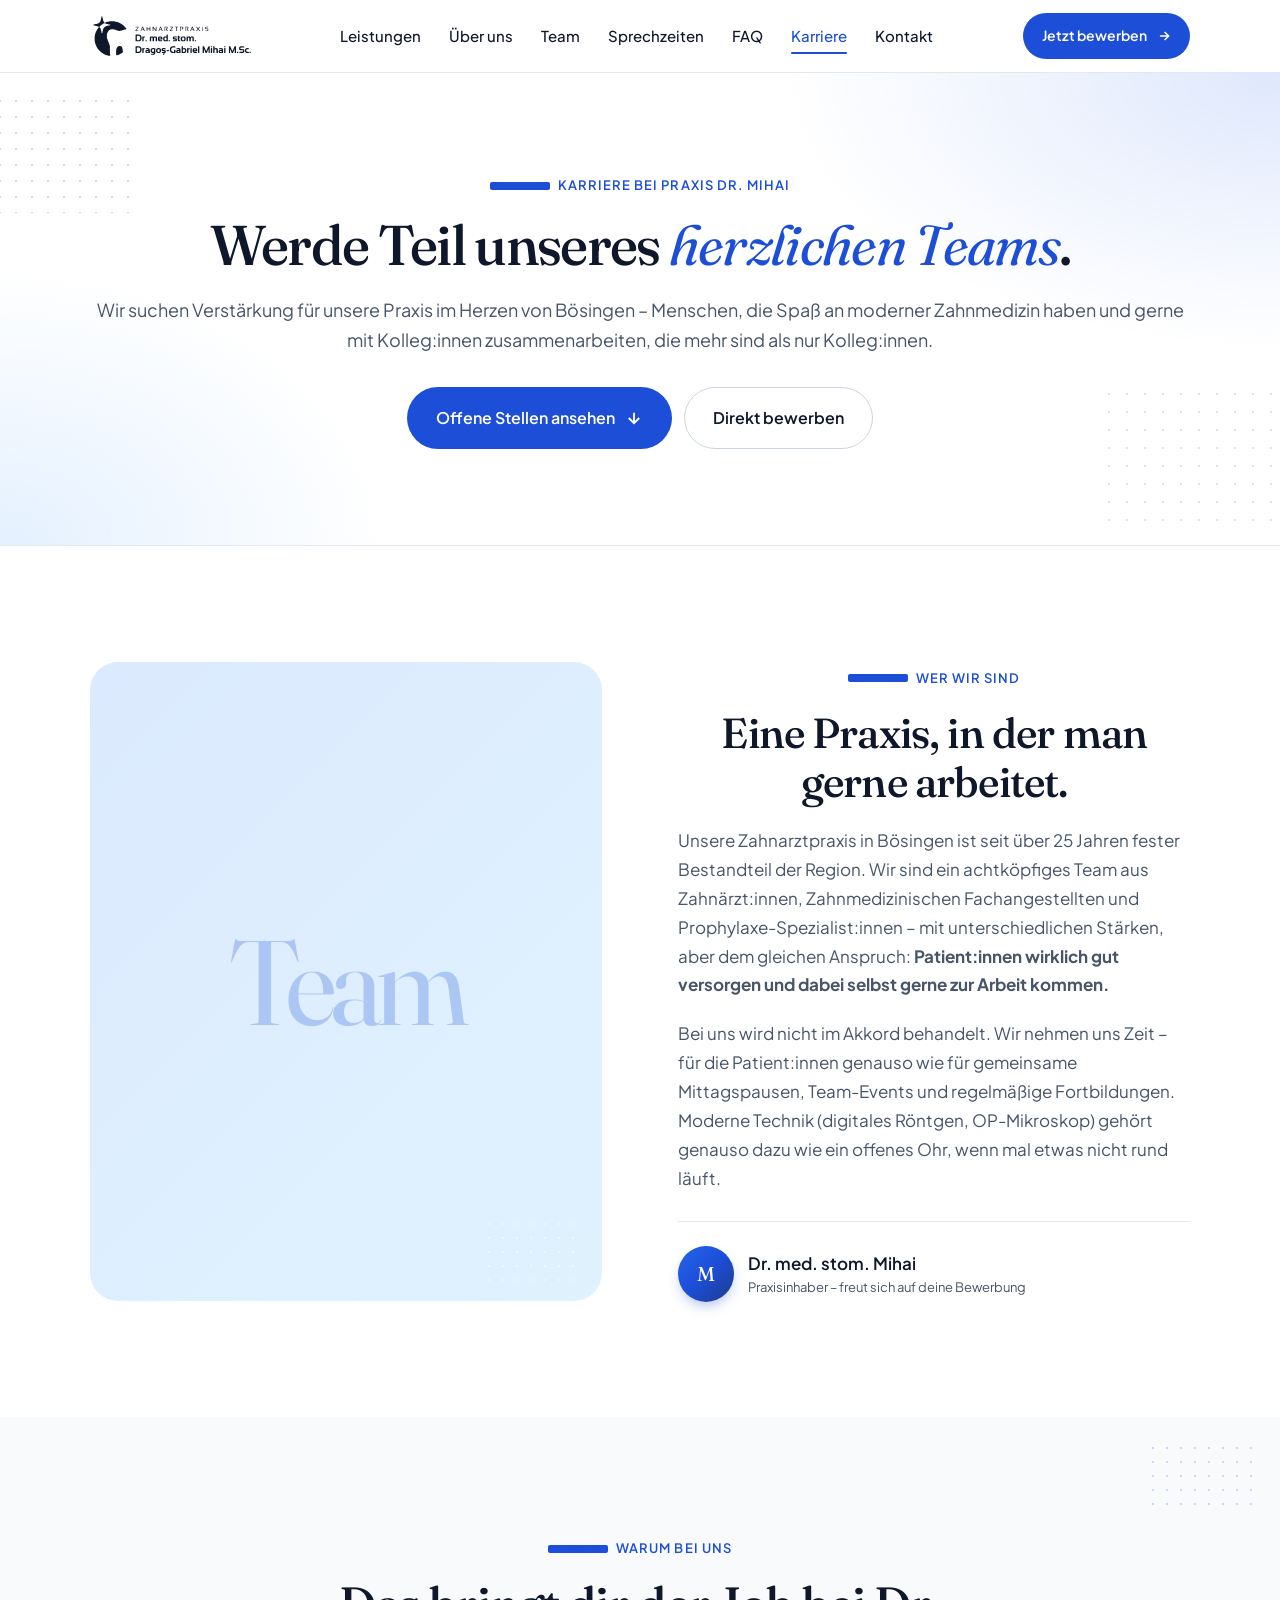
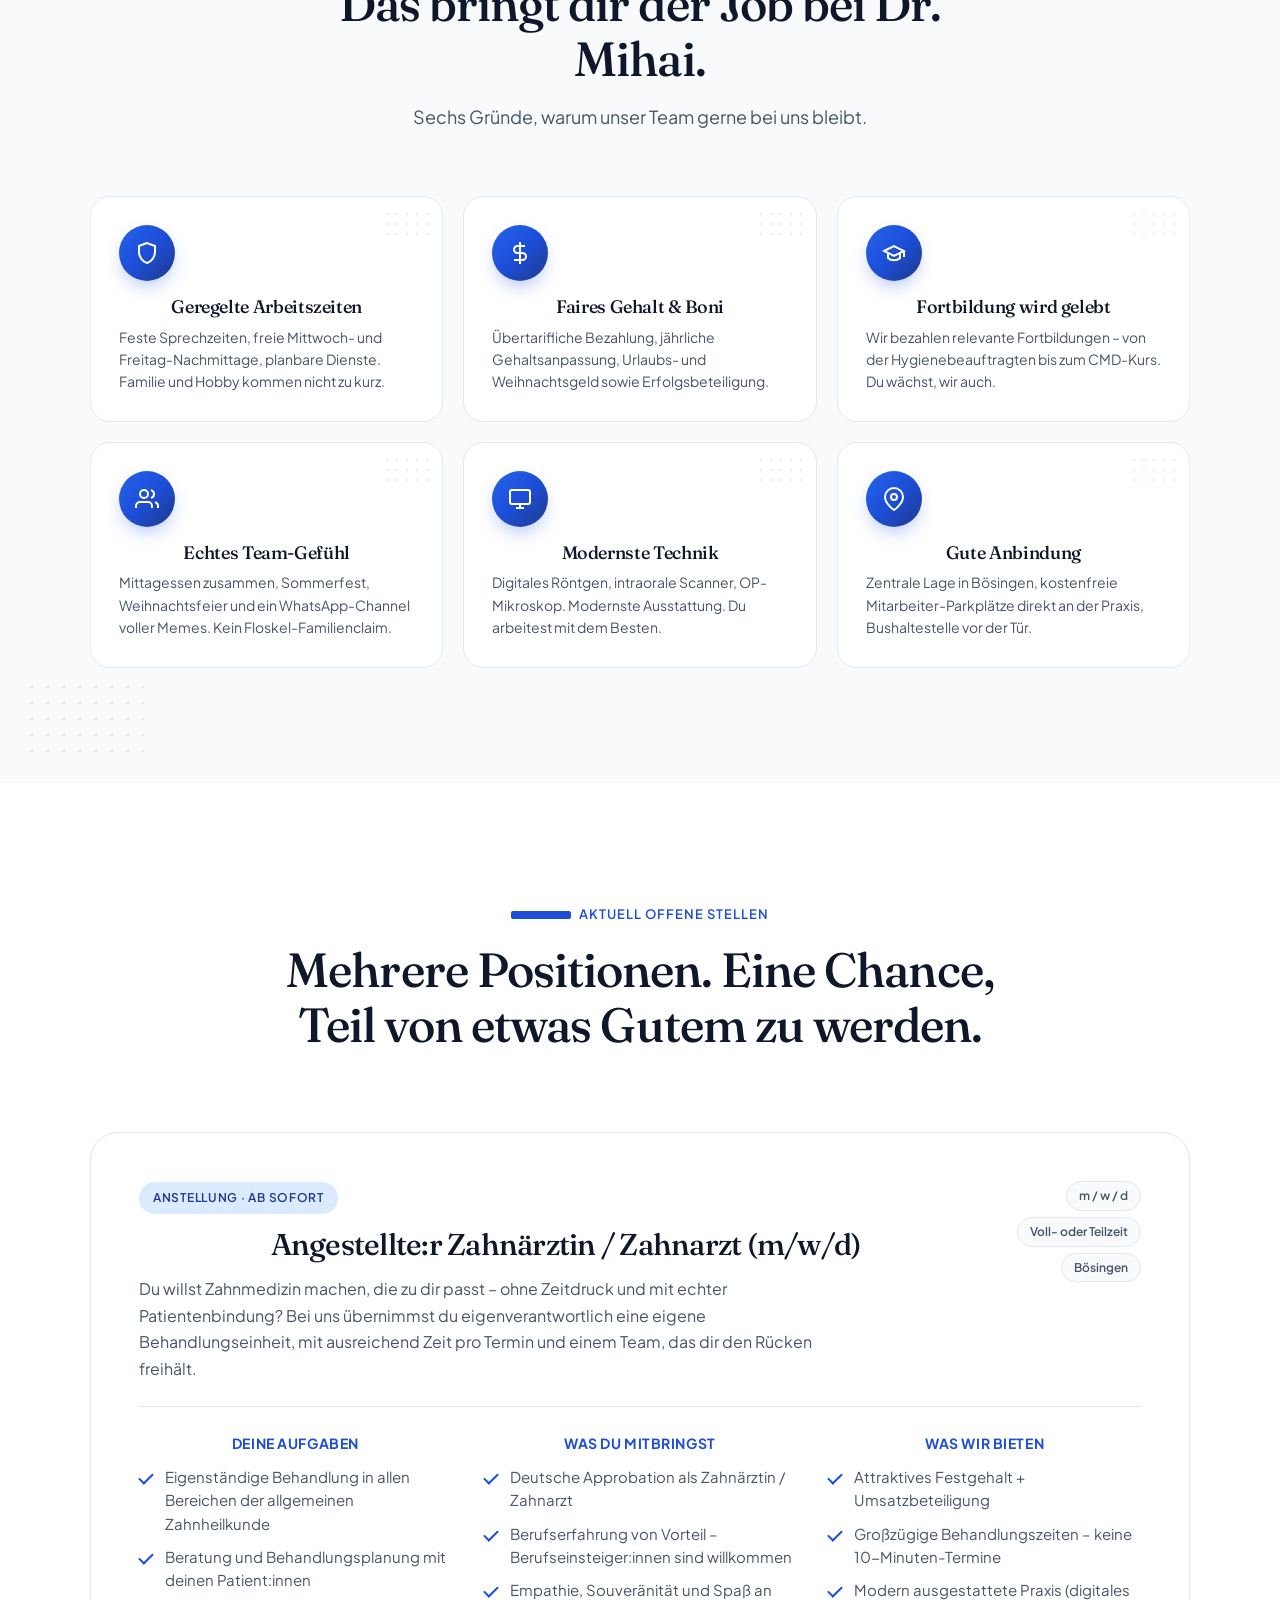
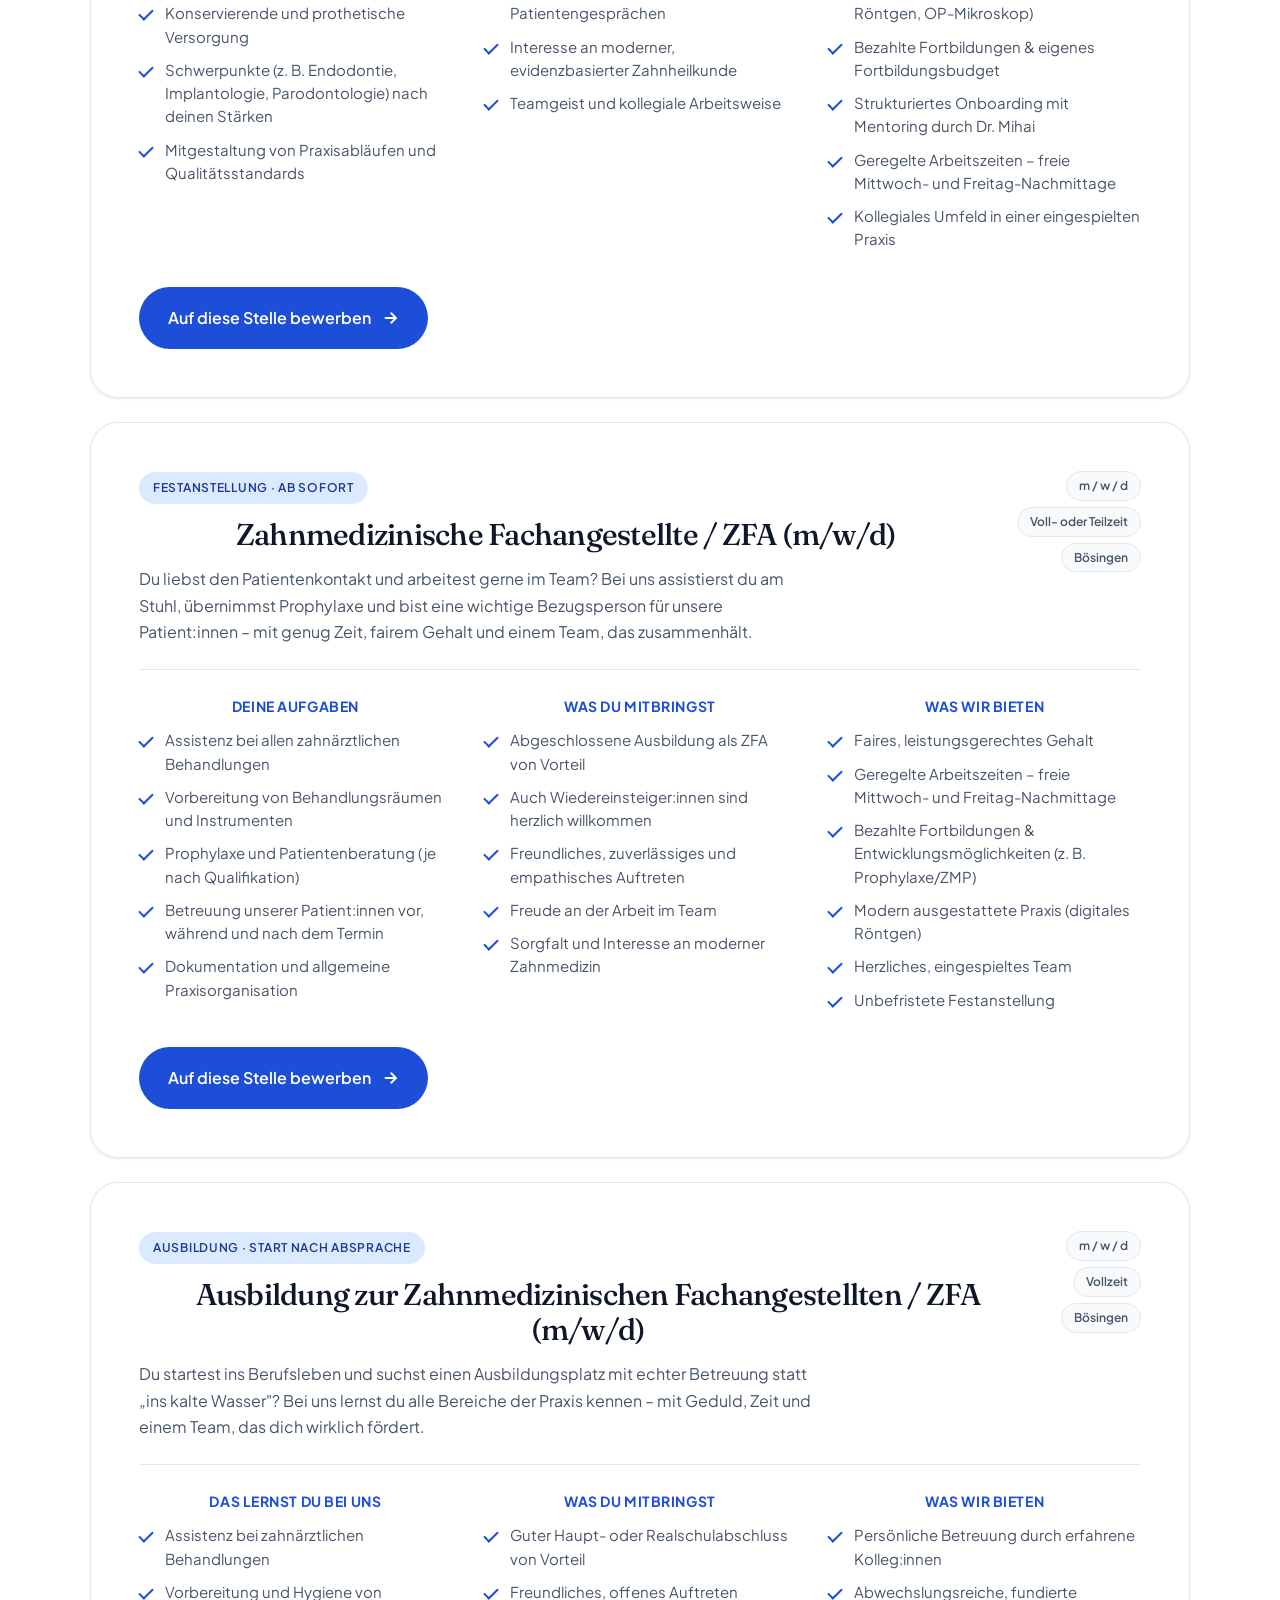
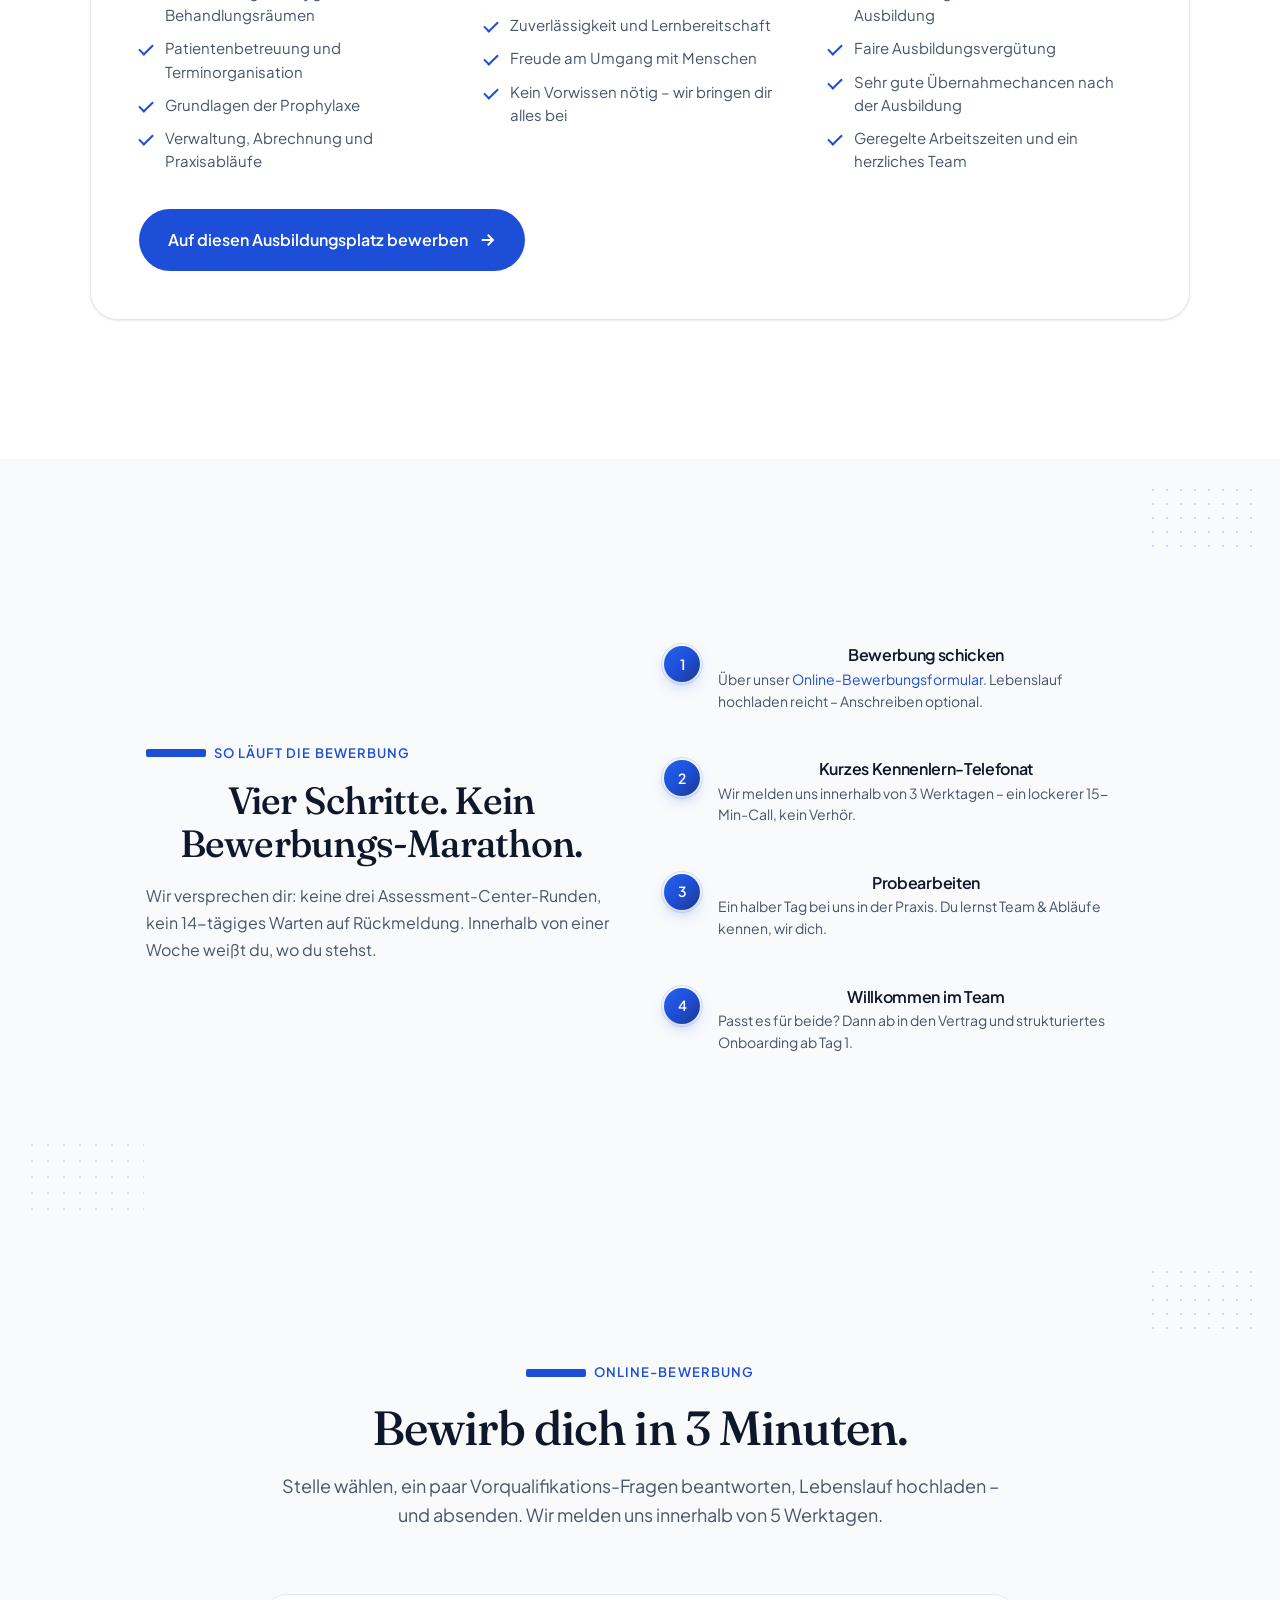
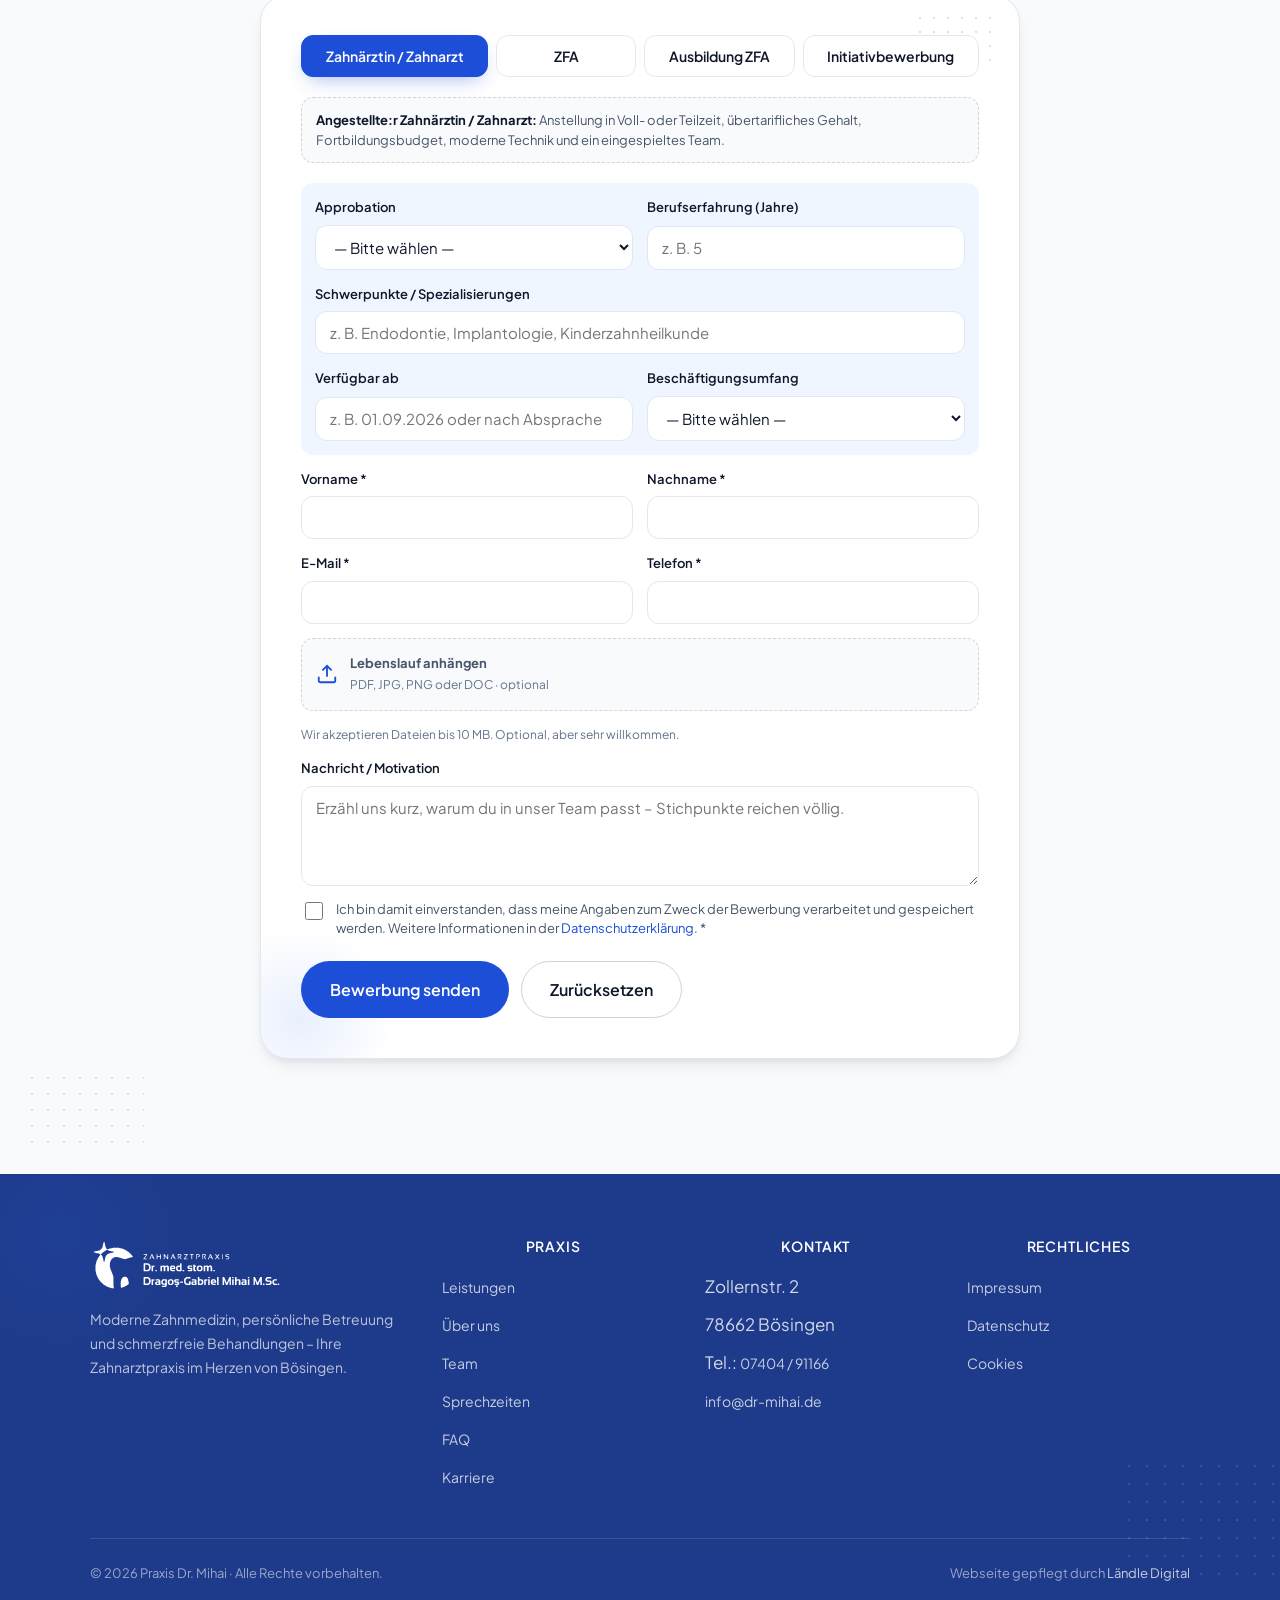
<file: karriere.html>
<!DOCTYPE html>
<html lang="de-DE">
<head>
<meta charset="UTF-8" />
<meta name="viewport" content="width=device-width, initial-scale=1.0" />
<meta http-equiv="X-UA-Compatible" content="IE=edge" />

<title>Karriere · Zahnarzt, ZFA &amp; Ausbildung ZFA (m/w/d) in Bösingen | Praxis Dr. Mihai</title>
<meta name="description" content="Jobs in der Zahnarztpraxis Dr. Mihai (Bösingen): Angestellte:r Zahnärztin / Zahnarzt, ZFA (Zahnmedizinische Fachangestellte) und Ausbildungsplatz zur ZFA (m/w/d). Faires Gehalt, geregelte Zeiten, modernste Technik, echtes Teamgefühl. Jetzt in 3 Minuten online bewerben." />
<meta name="keywords" content="Zahnarzt Stelle Bösingen, angestellter Zahnarzt Bösingen, Zahnärztin Festanstellung BW, ZFA Stelle Bösingen, ZFA Job Schwarzwald, Ausbildung ZFA Bösingen, Azubi Zahnarztpraxis, Zahnmedizinische Fachangestellte Rottweil, Karriere Zahnarztpraxis Bösingen" />
<meta name="robots" content="index, follow, max-image-preview:large" />
<meta name="theme-color" content="#1d4ed8" />
<meta name="geo.region" content="DE-BW" />
<meta name="geo.placename" content="Bösingen" />

<link rel="canonical" href="https://www.dr-mihai.de/karriere.html" />
<link rel="alternate" hreflang="de-DE" href="https://www.dr-mihai.de/karriere.html" />

<meta property="og:type" content="website" />
<meta property="og:locale" content="de_DE" />
<meta property="og:site_name" content="Zahnarztpraxis Dr. Mihai" />
<meta property="og:title" content="Karriere bei Praxis Dr. Mihai – Job in Bösingen" />
<meta property="og:description" content="Zahnarzt, ZFA & Ausbildung ZFA (m/w/d) – jetzt online bewerben." />
<meta property="og:url" content="https://www.dr-mihai.de/karriere.html" />
<meta property="og:image" content="https://www.dr-mihai.de/og-karriere.jpg" />
<meta property="og:image:width" content="1200" />
<meta property="og:image:height" content="630" />

<meta name="twitter:card" content="summary_large_image" />
<meta name="twitter:title" content="Karriere · Praxis Dr. Mihai in Bösingen" />
<meta name="twitter:description" content="Zahnarzt, ZFA & Ausbildung ZFA (m/w/d) – jetzt online bewerben." />
<meta name="twitter:image" content="https://www.dr-mihai.de/og-karriere.jpg" />

<link rel="icon" type="image/svg+xml" href="logo-dark.svg" />
<link rel="apple-touch-icon" href="logo-dark.svg" />

<link rel="preconnect" href="https://fonts.googleapis.com" />
<link rel="preconnect" href="https://fonts.gstatic.com" crossorigin />
<link rel="dns-prefetch" href="https://formsubmit.co" />
<link href="https://fonts.googleapis.com/css2?family=Fraunces:opsz,wght@9..144,400;9..144,500;9..144,600&family=Plus+Jakarta+Sans:wght@400;500;600;700&display=swap" rel="stylesheet" />
<link rel="stylesheet" href="style.css" />

<!-- Structured Data: JobPosting (Zahnärzt:in) -->
<script type="application/ld+json">
{
  "@context": "https://schema.org",
  "@type": "JobPosting",
  "title": "Angestellte:r Zahnärztin / Zahnarzt (m/w/d)",
  "description": "Anstellung in Voll- oder Teilzeit mit übertariflichem Gehalt, Fortbildungsbudget, moderner Technik (OP-Mikroskop, digitales Röntgen) und einem eingespielten Team.",
  "datePosted": "2026-11-23",
  "employmentType": ["FULL_TIME", "PART_TIME"],
  "hiringOrganization": {
    "@type": "Organization",
    "name": "Zahnarztpraxis Dr. Mihai",
    "sameAs": "https://www.dr-mihai.de/",
    "logo": "https://www.dr-mihai.de/logo.svg"
  },
  "jobLocation": {
    "@type": "Place",
    "address": {
      "@type": "PostalAddress",
      "streetAddress": "Zollernstr. 2",
      "addressLocality": "Bösingen",
      "postalCode": "78662",
      "addressRegion": "BW",
      "addressCountry": "DE"
    }
  },
  "applicantLocationRequirements": { "@type": "Country", "name": "DE" },
  "qualifications": "Approbation als Zahnärztin/Zahnarzt (Deutschland oder EU-Anerkennung).",
  "directApply": true,
  "url": "https://www.dr-mihai.de/karriere.html?stelle=zahnarzt#bewerbung"
}
</script>

<script type="application/ld+json">
{
  "@context": "https://schema.org",
  "@type": "JobPosting",
  "title": "Zahnmedizinische Fachangestellte / ZFA (m/w/d)",
  "description": "ZFA in Voll- oder Teilzeit: Behandlungsassistenz, Prophylaxe und Patientenbetreuung in einer modernen Praxis mit eingespieltem Team, fairem Gehalt und Fortbildungsbudget.",
  "datePosted": "2026-10-08",
  "employmentType": ["FULL_TIME", "PART_TIME"],
  "hiringOrganization": {
    "@type": "Organization",
    "name": "Zahnarztpraxis Dr. Mihai",
    "sameAs": "https://www.dr-mihai.de/",
    "logo": "https://www.dr-mihai.de/logo.svg"
  },
  "jobLocation": {
    "@type": "Place",
    "address": {
      "@type": "PostalAddress",
      "streetAddress": "Zollernstr. 2",
      "addressLocality": "Bösingen",
      "postalCode": "78662",
      "addressRegion": "BW",
      "addressCountry": "DE"
    }
  },
  "applicantLocationRequirements": { "@type": "Country", "name": "DE" },
  "qualifications": "Abgeschlossene Ausbildung als ZFA von Vorteil – Wiedereinsteiger:innen und engagierte Quereinsteiger:innen willkommen.",
  "directApply": true,
  "url": "https://www.dr-mihai.de/karriere.html?stelle=zfa#bewerbung"
}
</script>

<script type="application/ld+json">
{
  "@context": "https://schema.org",
  "@type": "JobPosting",
  "title": "Ausbildung zur Zahnmedizinischen Fachangestellten / ZFA (m/w/d)",
  "description": "Ausbildungsplatz zur ZFA: Du lernst alle Bereiche der Praxis kennen – Behandlungsassistenz, Prophylaxe, Verwaltung – mit persönlicher Betreuung, geregelten Zeiten und einem Team, das dich wirklich fördert.",
  "datePosted": "2026-10-08",
  "employmentType": ["FULL_TIME"],
  "educationRequirements": { "@type": "EducationalOccupationalCredential", "credentialCategory": "Mittlere Reife / guter Hauptschulabschluss von Vorteil" },
  "hiringOrganization": {
    "@type": "Organization",
    "name": "Zahnarztpraxis Dr. Mihai",
    "sameAs": "https://www.dr-mihai.de/",
    "logo": "https://www.dr-mihai.de/logo.svg"
  },
  "jobLocation": {
    "@type": "Place",
    "address": {
      "@type": "PostalAddress",
      "streetAddress": "Zollernstr. 2",
      "addressLocality": "Bösingen",
      "postalCode": "78662",
      "addressRegion": "BW",
      "addressCountry": "DE"
    }
  },
  "applicantLocationRequirements": { "@type": "Country", "name": "DE" },
  "qualifications": "Freundliches Auftreten, Zuverlässigkeit und Freude am Umgang mit Menschen. Kein Vorwissen nötig – wir bringen dir alles bei.",
  "directApply": true,
  "url": "https://www.dr-mihai.de/karriere.html?stelle=azubi#bewerbung"
}
</script>

<!-- Structured Data: BreadcrumbList -->
<script type="application/ld+json">
{
  "@context": "https://schema.org",
  "@type": "BreadcrumbList",
  "itemListElement": [
    { "@type": "ListItem", "position": 1, "name": "Startseite", "item": "https://www.dr-mihai.de/" },
    { "@type": "ListItem", "position": 2, "name": "Karriere",   "item": "https://www.dr-mihai.de/karriere.html" }
  ]
}
</script>
</head>
<body>

<!-- ============================================================
     TOPBAR
============================================================= -->
<header class="topbar">
  <div class="shell topbar__inner">
    <a href="index.html" class="topbar__logo" aria-label="Praxis Dr. Mihai – Startseite">
      <img src="logo-dark.svg" alt="Praxis Dr. Mihai" class="topbar__logo-mark" />
    </a>
    <nav class="topbar__nav" aria-label="Hauptnavigation">
      <a href="index.html#leistungen">Leistungen</a>
      <a href="index.html#ueber-uns">Über uns</a>
      <a href="index.html#team">Team</a>
      <a href="index.html#sprechzeiten">Sprechzeiten</a>
      <a href="index.html#faq">FAQ</a>
      <a href="karriere.html" class="is-active">Karriere</a>
      <a href="index.html#kontakt">Kontakt</a>
    </nav>
    <a href="#bewerbung" class="btn btn--primary btn--sm topbar__cta">
      Jetzt bewerben
      <svg viewBox="0 0 24 24" width="14" height="14" fill="none" stroke="currentColor" stroke-width="2.5"><path d="M5 12h14M13 5l7 7-7 7"/></svg>
    </a>
    <button class="burger" id="burger" aria-label="Menü öffnen" aria-expanded="false">
      <span></span><span></span><span></span>
    </button>
  </div>
  <div class="topbar__mobile" id="topbarMobile">
    <a href="index.html#leistungen">Leistungen</a>
    <a href="index.html#ueber-uns">Über uns</a>
    <a href="index.html#team">Team</a>
    <a href="index.html#sprechzeiten">Sprechzeiten</a>
    <a href="index.html#faq">FAQ</a>
    <a href="karriere.html">Karriere</a>
    <a href="index.html#kontakt">Kontakt</a>
    <a href="#bewerbung" class="btn btn--primary btn--block">Jetzt bewerben</a>
  </div>
</header>

<main>

<!-- ============================================================
     PAGE HERO
============================================================= -->
<section class="page-hero">
  <div class="shell page-hero__inner">
    <span class="eyebrow eyebrow--center eyebrow--dots">Karriere bei Praxis Dr. Mihai</span>
    <h1>Werde Teil unseres <em style="color:var(--primary); font-style:italic; font-weight:400;">herzlichen Teams</em>.</h1>
    <p>
      Wir suchen Verstärkung für unsere Praxis im Herzen von Bösingen –
      Menschen, die Spaß an moderner Zahnmedizin haben und gerne mit Kolleg:innen
      zusammenarbeiten, die mehr sind als nur Kolleg:innen.
    </p>
    <div class="hero__cta" style="justify-content:center; margin-top:32px;">
      <a href="#stellen" class="btn btn--primary btn--lg">
        Offene Stellen ansehen
        <svg viewBox="0 0 24 24" width="18" height="18" fill="none" stroke="currentColor" stroke-width="2.5"><path d="M12 5v14M5 12l7 7 7-7"/></svg>
      </a>
      <a href="#bewerbung" class="btn btn--ghost btn--lg">Direkt bewerben</a>
    </div>
  </div>
</section>

<!-- ============================================================
     ÜBER UNS ALS ARBEITGEBER
============================================================= -->
<section class="section" id="ueber-uns">
  <div class="shell split">
    <div class="split__media" aria-hidden="true">
      <div class="split__media-inner">Team</div>
    </div>
    <div class="split__content">
      <span class="eyebrow eyebrow--dots">Wer wir sind</span>
      <h2>Eine Praxis, in der man gerne arbeitet.</h2>
      <p>
        Unsere Zahnarztpraxis in Bösingen ist seit über 25 Jahren fester
        Bestandteil der Region. Wir sind ein achtköpfiges Team aus Zahnärzt:innen,
        Zahnmedizinischen Fachangestellten und Prophylaxe-Spezialist:innen – mit
        unterschiedlichen Stärken, aber dem gleichen Anspruch:
        <strong>Patient:innen wirklich gut versorgen und dabei selbst gerne zur Arbeit kommen.</strong>
      </p>
      <p>
        Bei uns wird nicht im Akkord behandelt. Wir nehmen uns Zeit – für die
        Patient:innen genauso wie für gemeinsame Mittagspausen, Team-Events und
        regelmäßige Fortbildungen. Moderne Technik (digitales Röntgen, OP-Mikroskop) gehört genauso dazu wie ein offenes Ohr, wenn mal etwas nicht
        rund läuft.
      </p>
      <div class="split__sign">
        <div class="split__sign-avatar" aria-hidden="true">M</div>
        <div>
          <div class="split__sign-name">Dr. med. stom. Mihai</div>
          <div class="split__sign-role">Praxisinhaber – freut sich auf deine Bewerbung</div>
        </div>
      </div>
    </div>
  </div>
</section>

<!-- ============================================================
     BENEFITS / WARUM BEI UNS
============================================================= -->
<section class="section section--soft">
  <div class="shell">
    <div class="section-head">
      <span class="eyebrow eyebrow--center eyebrow--dots">Warum bei uns</span>
      <h2>Das bringt dir der Job bei Dr. Mihai.</h2>
      <p>Sechs Gründe, warum unser Team gerne bei uns bleibt.</p>
    </div>

    <div class="benefits">
      <div class="benefit">
        <div class="benefit__icon">
          <svg viewBox="0 0 24 24" width="24" height="24" fill="none" stroke="currentColor" stroke-width="2"><path d="M12 2 4 5v6c0 5 3.5 9.5 8 11 4.5-1.5 8-6 8-11V5l-8-3z"/></svg>
        </div>
        <h3>Geregelte Arbeitszeiten</h3>
        <p>Feste Sprechzeiten, freie Mittwoch- und Freitag-Nachmittage, planbare Dienste. Familie und Hobby kommen nicht zu kurz.</p>
      </div>
      <div class="benefit">
        <div class="benefit__icon">
          <svg viewBox="0 0 24 24" width="24" height="24" fill="none" stroke="currentColor" stroke-width="2"><path d="M12 1v22M17 5H9.5a3.5 3.5 0 0 0 0 7h5a3.5 3.5 0 0 1 0 7H6"/></svg>
        </div>
        <h3>Faires Gehalt &amp; Boni</h3>
        <p>Übertarifliche Bezahlung, jährliche Gehaltsanpassung, Urlaubs- und Weihnachtsgeld sowie Erfolgsbeteiligung.</p>
      </div>
      <div class="benefit">
        <div class="benefit__icon">
          <svg viewBox="0 0 24 24" width="24" height="24" fill="none" stroke="currentColor" stroke-width="2"><path d="M22 10v6M2 10l10-5 10 5-10 5z"/><path d="M6 12v5c3 3 9 3 12 0v-5"/></svg>
        </div>
        <h3>Fortbildung wird gelebt</h3>
        <p>Wir bezahlen relevante Fortbildungen – von der Hygienebeauftragten bis zum CMD-Kurs. Du wächst, wir auch.</p>
      </div>
      <div class="benefit">
        <div class="benefit__icon">
          <svg viewBox="0 0 24 24" width="24" height="24" fill="none" stroke="currentColor" stroke-width="2"><path d="M17 21v-2a4 4 0 0 0-4-4H5a4 4 0 0 0-4 4v2"/><circle cx="9" cy="7" r="4"/><path d="M23 21v-2a4 4 0 0 0-3-3.87M16 3.13a4 4 0 0 1 0 7.75"/></svg>
        </div>
        <h3>Echtes Team-Gefühl</h3>
        <p>Mittagessen zusammen, Sommerfest, Weihnachtsfeier und ein WhatsApp-Channel voller Memes. Kein Floskel-Familienclaim.</p>
      </div>
      <div class="benefit">
        <div class="benefit__icon">
          <svg viewBox="0 0 24 24" width="24" height="24" fill="none" stroke="currentColor" stroke-width="2"><rect x="2" y="3" width="20" height="14" rx="2"/><path d="M8 21h8M12 17v4"/></svg>
        </div>
        <h3>Modernste Technik</h3>
        <p>Digitales Röntgen, intraorale Scanner, OP-Mikroskop. Modernste Ausstattung. Du arbeitest mit dem Besten.</p>
      </div>
      <div class="benefit">
        <div class="benefit__icon">
          <svg viewBox="0 0 24 24" width="24" height="24" fill="none" stroke="currentColor" stroke-width="2"><path d="M21 10c0 7-9 13-9 13s-9-6-9-13a9 9 0 0 1 18 0z"/><circle cx="12" cy="10" r="3"/></svg>
        </div>
        <h3>Gute Anbindung</h3>
        <p>Zentrale Lage in Bösingen, kostenfreie Mitarbeiter-Parkplätze direkt an der Praxis, Bushaltestelle vor der Tür.</p>
      </div>
    </div>
  </div>
</section>

<!-- ============================================================
     OFFENE STELLEN
============================================================= -->
<section class="section" id="stellen">
  <div class="shell">
    <div class="section-head">
      <span class="eyebrow eyebrow--center eyebrow--dots">Aktuell offene Stellen</span>
      <h2>Mehrere Positionen. Eine Chance, Teil von etwas Gutem zu werden.</h2>
    </div>

    <!-- Stelle: Angestellte:r Zahnärztin / Zahnarzt -->
    <article class="job-detail" id="zahnarzt">
      <div class="job-detail__head">
        <div>
          <span class="job-detail__type">Anstellung · ab sofort</span>
          <h3>Angestellte:r Zahnärztin / Zahnarzt (m/w/d)</h3>
          <p class="job-detail__lead">
            Du willst Zahnmedizin machen, die zu dir passt – ohne Zeitdruck und
            mit echter Patientenbindung? Bei uns übernimmst du eigenverantwortlich
            eine eigene Behandlungseinheit, mit ausreichend Zeit pro Termin und
            einem Team, das dir den Rücken freihält.
          </p>
        </div>
        <div class="job-detail__meta">
          <span class="job-detail__tag">m / w / d</span>
          <span class="job-detail__tag">Voll- oder Teilzeit</span>
          <span class="job-detail__tag">Bösingen</span>
        </div>
      </div>

      <div class="job-detail__grid">
        <div class="job-detail__col">
          <h4>Deine Aufgaben</h4>
          <ul class="job-detail__list">
            <li>Eigenständige Behandlung in allen Bereichen der allgemeinen Zahnheilkunde</li>
            <li>Beratung und Behandlungsplanung mit deinen Patient:innen</li>
            <li>Konservierende und prothetische Versorgung</li>
            <li>Schwerpunkte (z.&nbsp;B. Endodontie, Implantologie, Parodontologie) nach deinen Stärken</li>
            <li>Mitgestaltung von Praxisabläufen und Qualitätsstandards</li>
          </ul>
        </div>
        <div class="job-detail__col">
          <h4>Was du mitbringst</h4>
          <ul class="job-detail__list">
            <li>Deutsche Approbation als Zahnärztin / Zahnarzt</li>
            <li>Berufserfahrung von Vorteil – Berufseinsteiger:innen sind willkommen</li>
            <li>Empathie, Souveränität und Spaß an Patientengesprächen</li>
            <li>Interesse an moderner, evidenzbasierter Zahnheilkunde</li>
            <li>Teamgeist und kollegiale Arbeitsweise</li>
          </ul>
        </div>
        <div class="job-detail__col">
          <h4>Was wir bieten</h4>
          <ul class="job-detail__list">
            <li>Attraktives Festgehalt + Umsatzbeteiligung</li>
            <li>Großzügige Behandlungs­zeiten – keine 10-Minuten-Termine</li>
            <li>Modern ausgestattete Praxis (digitales Röntgen, OP-Mikroskop)</li>
            <li>Bezahlte Fortbildungen &amp; eigenes Fortbildungsbudget</li>
            <li>Strukturiertes Onboarding mit Mentoring durch Dr. Mihai</li>
            <li>Geregelte Arbeitszeiten – freie Mittwoch- und Freitag-Nachmittage</li>
            <li>Kollegiales Umfeld in einer eingespielten Praxis</li>
          </ul>
        </div>
      </div>

      <a href="#bewerbung" class="btn btn--primary btn--lg job-detail__cta" data-apply-role="zahnarzt">
        Auf diese Stelle bewerben
        <svg viewBox="0 0 24 24" width="18" height="18" fill="none" stroke="currentColor" stroke-width="2.5"><path d="M5 12h14M13 5l7 7-7 7"/></svg>
      </a>
    </article>

    <!-- Stelle: ZFA -->
    <article class="job-detail" id="zfa">
      <div class="job-detail__head">
        <div>
          <span class="job-detail__type">Festanstellung · ab sofort</span>
          <h3>Zahnmedizinische Fachangestellte / ZFA (m/w/d)</h3>
          <p class="job-detail__lead">
            Du liebst den Patientenkontakt und arbeitest gerne im Team? Bei uns
            assistierst du am Stuhl, übernimmst Prophylaxe und bist eine wichtige
            Bezugsperson für unsere Patient:innen – mit genug Zeit, fairem Gehalt
            und einem Team, das zusammenhält.
          </p>
        </div>
        <div class="job-detail__meta">
          <span class="job-detail__tag">m / w / d</span>
          <span class="job-detail__tag">Voll- oder Teilzeit</span>
          <span class="job-detail__tag">Bösingen</span>
        </div>
      </div>

      <div class="job-detail__grid">
        <div class="job-detail__col">
          <h4>Deine Aufgaben</h4>
          <ul class="job-detail__list">
            <li>Assistenz bei allen zahnärztlichen Behandlungen</li>
            <li>Vorbereitung von Behandlungsräumen und Instrumenten</li>
            <li>Prophylaxe und Patientenberatung (je nach Qualifikation)</li>
            <li>Betreuung unserer Patient:innen vor, während und nach dem Termin</li>
            <li>Dokumentation und allgemeine Praxisorganisation</li>
          </ul>
        </div>
        <div class="job-detail__col">
          <h4>Was du mitbringst</h4>
          <ul class="job-detail__list">
            <li>Abgeschlossene Ausbildung als ZFA von Vorteil</li>
            <li>Auch Wiedereinsteiger:innen sind herzlich willkommen</li>
            <li>Freundliches, zuverlässiges und empathisches Auftreten</li>
            <li>Freude an der Arbeit im Team</li>
            <li>Sorgfalt und Interesse an moderner Zahnmedizin</li>
          </ul>
        </div>
        <div class="job-detail__col">
          <h4>Was wir bieten</h4>
          <ul class="job-detail__list">
            <li>Faires, leistungsgerechtes Gehalt</li>
            <li>Geregelte Arbeitszeiten – freie Mittwoch- und Freitag-Nachmittage</li>
            <li>Bezahlte Fortbildungen &amp; Entwicklungsmöglichkeiten (z.&nbsp;B. Prophylaxe/ZMP)</li>
            <li>Modern ausgestattete Praxis (digitales Röntgen)</li>
            <li>Herzliches, eingespieltes Team</li>
            <li>Unbefristete Festanstellung</li>
          </ul>
        </div>
      </div>

      <a href="#bewerbung" class="btn btn--primary btn--lg job-detail__cta" data-apply-role="zfa">
        Auf diese Stelle bewerben
        <svg viewBox="0 0 24 24" width="18" height="18" fill="none" stroke="currentColor" stroke-width="2.5"><path d="M5 12h14M13 5l7 7-7 7"/></svg>
      </a>
    </article>

    <!-- Stelle: Ausbildung ZFA -->
    <article class="job-detail" id="azubi">
      <div class="job-detail__head">
        <div>
          <span class="job-detail__type">Ausbildung · Start nach Absprache</span>
          <h3>Ausbildung zur Zahnmedizinischen Fachangestellten / ZFA (m/w/d)</h3>
          <p class="job-detail__lead">
            Du startest ins Berufsleben und suchst einen Ausbildungsplatz mit
            echter Betreuung statt „ins kalte Wasser"? Bei uns lernst du alle
            Bereiche der Praxis kennen – mit Geduld, Zeit und einem Team, das
            dich wirklich fördert.
          </p>
        </div>
        <div class="job-detail__meta">
          <span class="job-detail__tag">m / w / d</span>
          <span class="job-detail__tag">Vollzeit</span>
          <span class="job-detail__tag">Bösingen</span>
        </div>
      </div>

      <div class="job-detail__grid">
        <div class="job-detail__col">
          <h4>Das lernst du bei uns</h4>
          <ul class="job-detail__list">
            <li>Assistenz bei zahnärztlichen Behandlungen</li>
            <li>Vorbereitung und Hygiene von Behandlungsräumen</li>
            <li>Patientenbetreuung und Terminorganisation</li>
            <li>Grundlagen der Prophylaxe</li>
            <li>Verwaltung, Abrechnung und Praxisabläufe</li>
          </ul>
        </div>
        <div class="job-detail__col">
          <h4>Was du mitbringst</h4>
          <ul class="job-detail__list">
            <li>Guter Haupt- oder Realschulabschluss von Vorteil</li>
            <li>Freundliches, offenes Auftreten</li>
            <li>Zuverlässigkeit und Lernbereitschaft</li>
            <li>Freude am Umgang mit Menschen</li>
            <li>Kein Vorwissen nötig – wir bringen dir alles bei</li>
          </ul>
        </div>
        <div class="job-detail__col">
          <h4>Was wir bieten</h4>
          <ul class="job-detail__list">
            <li>Persönliche Betreuung durch erfahrene Kolleg:innen</li>
            <li>Abwechslungsreiche, fundierte Ausbildung</li>
            <li>Faire Ausbildungsvergütung</li>
            <li>Sehr gute Übernahmechancen nach der Ausbildung</li>
            <li>Geregelte Arbeitszeiten und ein herzliches Team</li>
          </ul>
        </div>
      </div>

      <a href="#bewerbung" class="btn btn--primary btn--lg job-detail__cta" data-apply-role="azubi">
        Auf diesen Ausbildungsplatz bewerben
        <svg viewBox="0 0 24 24" width="18" height="18" fill="none" stroke="currentColor" stroke-width="2.5"><path d="M5 12h14M13 5l7 7-7 7"/></svg>
      </a>
    </article>
  </div>
</section>

<!-- ============================================================
     BEWERBUNGSPROZESS
============================================================= -->
<section class="section section--soft">
  <div class="shell">
    <div class="application">
      <div>
        <span class="eyebrow eyebrow--dots">So läuft die Bewerbung</span>
        <h2 style="font-size:clamp(28px, 3.4vw, 38px); margin-top:14px;">Vier Schritte. Kein Bewerbungs-Marathon.</h2>
        <p style="color:var(--text-muted); margin-top:16px; font-size:16px; line-height:1.7;">
          Wir versprechen dir: keine drei Assessment-Center-Runden, kein 14-tägiges
          Warten auf Rückmeldung. Innerhalb von einer Woche weißt du, wo du stehst.
        </p>
      </div>
      <div class="application__steps">
        <div class="application__step">
          <div class="application__step-num">1</div>
          <div>
            <h4>Bewerbung schicken</h4>
            <p>Über unser <a href="#bewerbung">Online-Bewerbungsformular</a>. Lebenslauf hochladen reicht – Anschreiben optional.</p>
          </div>
        </div>
        <div class="application__step">
          <div class="application__step-num">2</div>
          <div>
            <h4>Kurzes Kennenlern-Telefonat</h4>
            <p>Wir melden uns innerhalb von 3 Werktagen – ein lockerer 15-Min-Call, kein Verhör.</p>
          </div>
        </div>
        <div class="application__step">
          <div class="application__step-num">3</div>
          <div>
            <h4>Probearbeiten</h4>
            <p>Ein halber Tag bei uns in der Praxis. Du lernst Team &amp; Abläufe kennen, wir dich.</p>
          </div>
        </div>
        <div class="application__step">
          <div class="application__step-num">4</div>
          <div>
            <h4>Willkommen im Team</h4>
            <p>Passt es für beide? Dann ab in den Vertrag und strukturiertes Onboarding ab Tag 1.</p>
          </div>
        </div>
      </div>
    </div>
  </div>
</section>

<!-- ============================================================
     CTA / BEWERBUNG
============================================================= -->
<section class="section section--soft" id="bewerbung">
  <div class="shell">
    <div class="section-head">
      <span class="eyebrow eyebrow--center eyebrow--dots">Online-Bewerbung</span>
      <h2>Bewirb dich in 3 Minuten.</h2>
      <p>Stelle wählen, ein paar Vorqualifikations-Fragen beantworten, Lebenslauf hochladen – und absenden. Wir melden uns innerhalb von 5 Werktagen.</p>
    </div>

    <!-- ====================================================================
         Form-Backend:
         Default = FormSubmit (https://formsubmit.co) – nimmt File-Uploads
         entgegen und schickt sie als Mail-Anhang an karriere@dr-mihai.de.
         Bei eigenem Backend einfach action= auf den eigenen Endpoint
         setzen, der multipart/form-data verarbeitet.
    ===================================================================== -->
    <form class="apply-form" id="applyForm"
          action="https://formsubmit.co/karriere@dr-mihai.de"
          method="POST" enctype="multipart/form-data" novalidate>
      <input type="hidden" name="_subject" value="Neue Bewerbung – Praxis Dr. Mihai" />
      <input type="hidden" name="_template" value="table" />
      <input type="hidden" name="_captcha" value="true" />
      <input type="hidden" name="_next" value="https://www.dr-mihai.de/karriere.html?bewerbung=ok#bewerbung" />
      <input type="hidden" name="Quelle" data-source value="Website" />

      <div class="apply-form__role-tabs" role="tablist" aria-label="Stelle auswählen">
        <button type="button" class="apply-form__role-tab is-active" data-role="zahnarzt" role="tab">Zahnärztin / Zahnarzt</button>
        <button type="button" class="apply-form__role-tab" data-role="zfa" role="tab">ZFA</button>
        <button type="button" class="apply-form__role-tab" data-role="azubi" role="tab">Ausbildung ZFA</button>
        <button type="button" class="apply-form__role-tab" data-role="initiativ" role="tab">Initiativbewerbung</button>
      </div>

      <div class="apply-form__role-meta" data-role-meta></div>

      <!-- Vorqualifikation Zahnärzt:in -->
      <div class="apply-form__role-fields" data-role-fields="zahnarzt">
        <label class="apply-form__field">
          <span>Approbation</span>
          <select name="za_approbation">
            <option value="">— Bitte wählen —</option>
            <option>Vorhanden (Deutschland)</option>
            <option>EU-Anerkennung vorhanden / läuft</option>
            <option>Im Studium</option>
          </select>
        </label>
        <label class="apply-form__field">
          <span>Berufserfahrung (Jahre)</span>
          <input type="number" name="za_jahre" min="0" max="50" placeholder="z. B. 5" />
        </label>
        <label class="apply-form__field apply-form__field--full">
          <span>Schwerpunkte / Spezialisierungen</span>
          <input type="text" name="za_schwerpunkte" placeholder="z. B. Endodontie, Implantologie, Kinderzahnheilkunde" />
        </label>
        <label class="apply-form__field">
          <span>Verfügbar ab</span>
          <input type="text" name="za_verfuegbar" placeholder="z. B. 01.09.2026 oder nach Absprache" />
        </label>
        <label class="apply-form__field">
          <span>Beschäftigungsumfang</span>
          <select name="za_umfang">
            <option value="">— Bitte wählen —</option>
            <option>Vollzeit</option>
            <option>Teilzeit</option>
            <option>Geringfügig</option>
            <option>Beides möglich</option>
          </select>
        </label>
      </div>

      <!-- Vorqualifikation ZFA -->
      <div class="apply-form__role-fields" data-role-fields="zfa" hidden>
        <label class="apply-form__field">
          <span>ZFA-Ausbildung</span>
          <select name="zfa_ausbildung">
            <option value="">— Bitte wählen —</option>
            <option>Abgeschlossen</option>
            <option>In Ausbildung</option>
            <option>Wiedereinsteiger:in</option>
            <option>Quereinsteiger:in</option>
          </select>
        </label>
        <label class="apply-form__field">
          <span>Berufserfahrung (Jahre)</span>
          <input type="number" name="zfa_jahre" min="0" max="50" placeholder="z. B. 3" />
        </label>
        <label class="apply-form__field apply-form__field--full">
          <span>Zusatzqualifikationen</span>
          <input type="text" name="zfa_zusatz" placeholder="z. B. Prophylaxe/ZMP, Abrechnung, Röntgenschein" />
        </label>
        <label class="apply-form__field">
          <span>Verfügbar ab</span>
          <input type="text" name="zfa_verfuegbar" placeholder="z. B. 01.12.2026 oder nach Absprache" />
        </label>
        <label class="apply-form__field">
          <span>Beschäftigungsumfang</span>
          <select name="zfa_umfang">
            <option value="">— Bitte wählen —</option>
            <option>Vollzeit</option>
            <option>Teilzeit</option>
            <option>Geringfügig</option>
            <option>Beides möglich</option>
          </select>
        </label>
      </div>

      <!-- Vorqualifikation Ausbildung ZFA -->
      <div class="apply-form__role-fields" data-role-fields="azubi" hidden>
        <label class="apply-form__field">
          <span>Schulabschluss</span>
          <select name="azubi_abschluss">
            <option value="">— Bitte wählen —</option>
            <option>Hauptschulabschluss</option>
            <option>Mittlere Reife / Realschule</option>
            <option>(Fach-)Abitur</option>
            <option>Noch in der Schule</option>
          </select>
        </label>
        <label class="apply-form__field">
          <span>Gewünschter Ausbildungsstart</span>
          <input type="text" name="azubi_start" placeholder="z. B. Sommer 2026 oder nach Absprache" />
        </label>
        <label class="apply-form__field apply-form__field--full">
          <span>Hast du schon ein Praktikum in einer Praxis gemacht?</span>
          <input type="text" name="azubi_praktikum" placeholder="z. B. 1 Woche Zahnarztpraxis – oder: noch nicht" />
        </label>
      </div>

      <!-- Initiativbewerbung -->
      <div class="apply-form__role-fields" data-role-fields="initiativ" hidden>
        <label class="apply-form__field apply-form__field--full">
          <span>An welcher Position bist du interessiert?</span>
          <input type="text" name="init_position" placeholder="z. B. Prophylaxe-Assistenz, Verwaltung, Hygienebeauftragte" />
        </label>
        <label class="apply-form__field">
          <span>Berufserfahrung (Jahre)</span>
          <input type="number" name="init_jahre" min="0" max="50" placeholder="z. B. 3" />
        </label>
        <label class="apply-form__field">
          <span>Verfügbar ab</span>
          <input type="text" name="init_verfuegbar" placeholder="z. B. 01.09.2026 oder nach Absprache" />
        </label>
      </div>

      <!-- Persönliche Daten -->
      <div class="apply-form__grid">
        <label class="apply-form__field">
          <span>Vorname *</span>
          <input type="text" name="vorname" required autocomplete="given-name" />
        </label>
        <label class="apply-form__field">
          <span>Nachname *</span>
          <input type="text" name="nachname" required autocomplete="family-name" />
        </label>
        <label class="apply-form__field">
          <span>E-Mail *</span>
          <input type="email" name="email" required autocomplete="email" />
        </label>
        <label class="apply-form__field">
          <span>Telefon *</span>
          <input type="tel" name="telefon" required autocomplete="tel" />
        </label>

        <div class="apply-form__field apply-form__field--full">
          <label class="apply-form__file" id="cvDrop">
            <svg viewBox="0 0 24 24" width="22" height="22" fill="none" stroke="currentColor" stroke-width="2"><path d="M21 15v4a2 2 0 0 1-2 2H5a2 2 0 0 1-2-2v-4M17 8l-5-5-5 5M12 3v12"/></svg>
            <span class="apply-form__file-empty">
              <strong>Lebenslauf anhängen</strong><br/>
              <span class="apply-form__field-hint">PDF, JPG, PNG oder DOC · optional</span>
            </span>
            <span class="apply-form__file-state" data-cv-state></span>
            <input type="file" name="cv" accept=".pdf,.jpg,.jpeg,.png,.doc,.docx" />
          </label>
          <p class="apply-form__field-hint" style="margin-top:8px;">Wir akzeptieren Dateien bis 10 MB. Optional, aber sehr willkommen.</p>
        </div>

        <label class="apply-form__field apply-form__field--full">
          <span>Nachricht / Motivation</span>
          <textarea name="nachricht" rows="4" placeholder="Erzähl uns kurz, warum du in unser Team passt – Stichpunkte reichen völlig."></textarea>
        </label>

        <label class="apply-form__consent">
          <input type="checkbox" name="consent" required />
          <span>Ich bin damit einverstanden, dass meine Angaben zum Zweck der Bewerbung verarbeitet und gespeichert werden. Weitere Informationen in der <a href="recht.html#datenschutz">Datenschutzerklärung</a>. *</span>
        </label>

        <div class="apply-form__actions">
          <button type="submit" class="btn btn--primary btn--lg">Bewerbung senden</button>
          <button type="reset" class="btn btn--ghost btn--lg">Zurücksetzen</button>
        </div>
      </div>
    </form>

    <div class="apply-form__done" id="applyDone" hidden>
      <div class="apply-form__done-ico" aria-hidden="true">
        <svg viewBox="0 0 24 24" width="32" height="32" fill="none" stroke="currentColor" stroke-width="2"><path d="m5 12 5 5 9-11"/></svg>
      </div>
      <h3>Danke für deine Bewerbung!</h3>
      <p>Wir haben deine Unterlagen erhalten und melden uns innerhalb von 5 Werktagen bei dir.</p>
    </div>
  </div>
</section>

</main>

<!-- ============================================================
     FOOTER
============================================================= -->
<footer class="footer">
  <div class="shell">
    <div class="footer__grid">
      <div class="footer__brand">
        <a href="index.html" class="topbar__logo" aria-label="Praxis Dr. Mihai – Startseite">
          <img src="logo.svg" alt="" class="topbar__logo-mark" />
          <span>
            Dr. Mihai
            <small>Zahnarztpraxis</small>
          </span>
        </a>
        <p>
          Moderne Zahnmedizin, persönliche Betreuung und schmerzfreie
          Behandlungen – Ihre Zahnarztpraxis im Herzen von Bösingen.
        </p>
      </div>
      <div>
        <h4>Praxis</h4>
        <ul>
          <li><a href="index.html#leistungen">Leistungen</a></li>
          <li><a href="index.html#ueber-uns">Über uns</a></li>
          <li><a href="index.html#team">Team</a></li>
          <li><a href="index.html#sprechzeiten">Sprechzeiten</a></li>
          <li><a href="index.html#faq">FAQ</a></li>
          <li><a href="karriere.html">Karriere</a></li>
        </ul>
      </div>
      <div>
        <h4>Kontakt</h4>
        <ul>
          <li>Zollernstr. 2</li>
          <li>78662 Bösingen</li>
          <li>Tel.: <a href="tel:+49740491166">07404 / 91166</a></li>
          <li><a href="mailto:info@dr-mihai.de">info@dr-mihai.de</a></li>
        </ul>
      </div>
      <div>
        <h4>Rechtliches</h4>
        <ul>
          <li><a href="recht.html#impressum">Impressum</a></li>
          <li><a href="recht.html#datenschutz">Datenschutz</a></li>
          <li><a href="recht.html#cookies">Cookies</a></li>
        </ul>
      </div>
    </div>
    <div class="footer__bottom">
      <span>© <span id="year">2026</span> Praxis Dr. Mihai · Alle Rechte vorbehalten.</span>
      <span>Webseite gepflegt durch <a href="https://laendle-digital.com/">Ländle Digital</a></span>
    </div>
  </div>
</footer>

<script>
  const burger = document.getElementById('burger');
  const mobile = document.getElementById('topbarMobile');
  burger?.addEventListener('click', () => {
    const open = mobile.classList.toggle('is-open');
    burger.classList.toggle('is-open', open);
    burger.setAttribute('aria-expanded', open ? 'true' : 'false');
  });
  mobile?.querySelectorAll('a').forEach(a => a.addEventListener('click', () => {
    mobile.classList.remove('is-open');
    burger.classList.remove('is-open');
    burger.setAttribute('aria-expanded', 'false');
  }));
  document.getElementById('year').textContent = new Date().getFullYear();
</script>

<script>
  // Bewerbungsformular: Tabs, URL-Param, Datei-Anzeige, Success-State
  (function () {
    var form = document.getElementById('applyForm');
    if (!form) return;
    var tabs = form.querySelectorAll('[data-role]');
    var fields = form.querySelectorAll('[data-role-fields]');
    var meta = form.querySelector('[data-role-meta]');
    var sourceField = form.querySelector('[data-source]');
    var metaCopy = {
      zahnarzt:  '<strong>Angestellte:r Zahnärztin / Zahnarzt:</strong> Anstellung in Voll- oder Teilzeit, übertarifliches Gehalt, Fortbildungsbudget, moderne Technik und ein eingespieltes Team.',
      zfa:       '<strong>ZFA (m/w/d):</strong> Festanstellung in Voll- oder Teilzeit – Behandlungsassistenz, Prophylaxe und Patientenbetreuung mit fairem Gehalt und Fortbildungsmöglichkeiten.',
      azubi:     '<strong>Ausbildung ZFA (m/w/d):</strong> Starte deine Ausbildung bei uns – mit persönlicher Betreuung, abwechslungsreichen Aufgaben und sehr guten Übernahmechancen.',
      initiativ: '<strong>Initiativbewerbung:</strong> Auch ohne ausgeschriebene Stelle freuen wir uns – wenn du zu uns passt, finden wir gemeinsam einen Weg.'
    };

    function setRole(role) {
      tabs.forEach(function (t) { t.classList.toggle('is-active', t.dataset.role === role); });
      fields.forEach(function (f) { f.hidden = f.dataset.roleFields !== role; });
      if (meta) meta.innerHTML = metaCopy[role] || '';
      // Versteckter Hidden-Input fürs Backend, damit die Rolle in der Mail steht
      var roleField = form.querySelector('input[name=Stelle]');
      if (!roleField) {
        roleField = document.createElement('input');
        roleField.type = 'hidden';
        roleField.name = 'Stelle';
        form.appendChild(roleField);
      }
      roleField.value = ({ zahnarzt: 'Zahnärztin/Zahnarzt (angestellt)', zfa: 'ZFA (Zahnmedizinische Fachangestellte)', azubi: 'Ausbildung ZFA', initiativ: 'Initiativbewerbung' })[role] || role;
    }

    tabs.forEach(function (t) { t.addEventListener('click', function () { setRole(t.dataset.role); }); });

    // "Auf diese Stelle bewerben"-Buttons der Stellen-Kacheln: passenden Tab wählen
    document.querySelectorAll('[data-apply-role]').forEach(function (btn) {
      btn.addEventListener('click', function () { setRole(btn.dataset.applyRole); });
    });

    // Deeplink ?stelle=zahnarzt|zfa|azubi|initiativ (z. B. aus Meta-Ads)
    var params = new URLSearchParams(window.location.search);
    var roleMap = {
      zahnarzt: 'zahnarzt', 'zahnärztin': 'zahnarzt', zahnaerztin: 'zahnarzt',
      zfa: 'zfa', azubi: 'azubi', ausbildung: 'azubi',
      initiativ: 'initiativ'
    };
    var pref = (params.get('stelle') || '').toLowerCase();
    setRole(roleMap[pref] || 'zahnarzt');

    // Quelle (Meta-Ads / Google / Direkt) tracken
    var utm = params.get('utm_source') || params.get('src') || (document.referrer.includes('facebook') || document.referrer.includes('instagram') ? 'Meta Ads' : 'Direkt');
    if (sourceField) sourceField.value = utm;

    // Lebenslauf: Dateiname anzeigen
    var cvInput = form.querySelector('input[type=file]');
    var cvLabel = document.getElementById('cvDrop');
    var cvState = form.querySelector('[data-cv-state]');
    if (cvInput) cvInput.addEventListener('change', function () {
      var f = cvInput.files && cvInput.files[0];
      if (!f) { cvLabel.classList.remove('has-file'); cvState.textContent = ''; return; }
      if (f.size > 10 * 1024 * 1024) {
        cvInput.value = '';
        cvLabel.classList.remove('has-file');
        cvState.textContent = '';
        alert('Die Datei ist größer als 10 MB. Bitte komprimieren oder kleinere Datei wählen.');
        return;
      }
      cvLabel.classList.add('has-file');
      cvState.textContent = f.name + ' · ' + Math.round(f.size / 1024) + ' KB';
    });

    // Erfolgsseite nach Redirect (?bewerbung=ok)
    if (params.get('bewerbung') === 'ok') {
      form.hidden = true;
      var done = document.getElementById('applyDone');
      if (done) done.hidden = false;
      var anchor = document.getElementById('bewerbung');
      if (anchor) anchor.scrollIntoView({ behavior: 'smooth' });
    }
  })();
</script>

<script src="booking.js" defer></script>
</body>
</html>
</file>
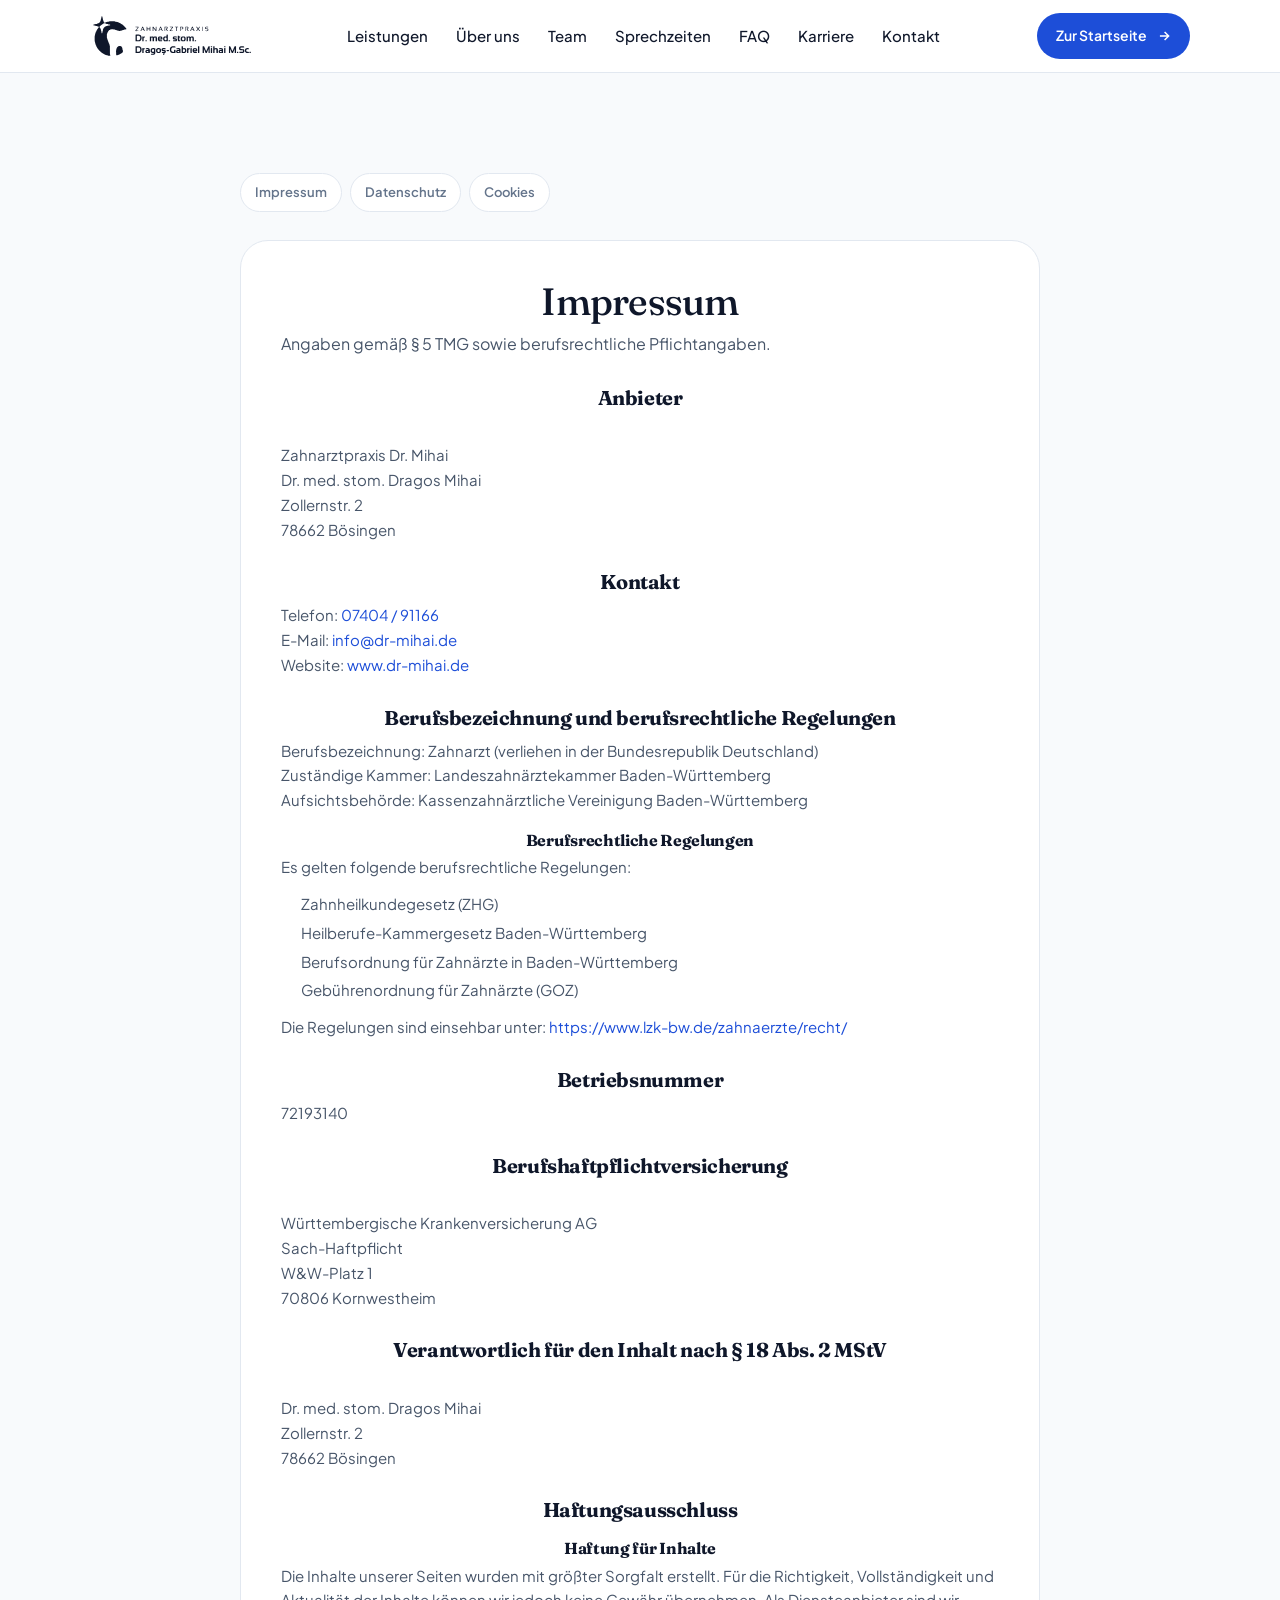
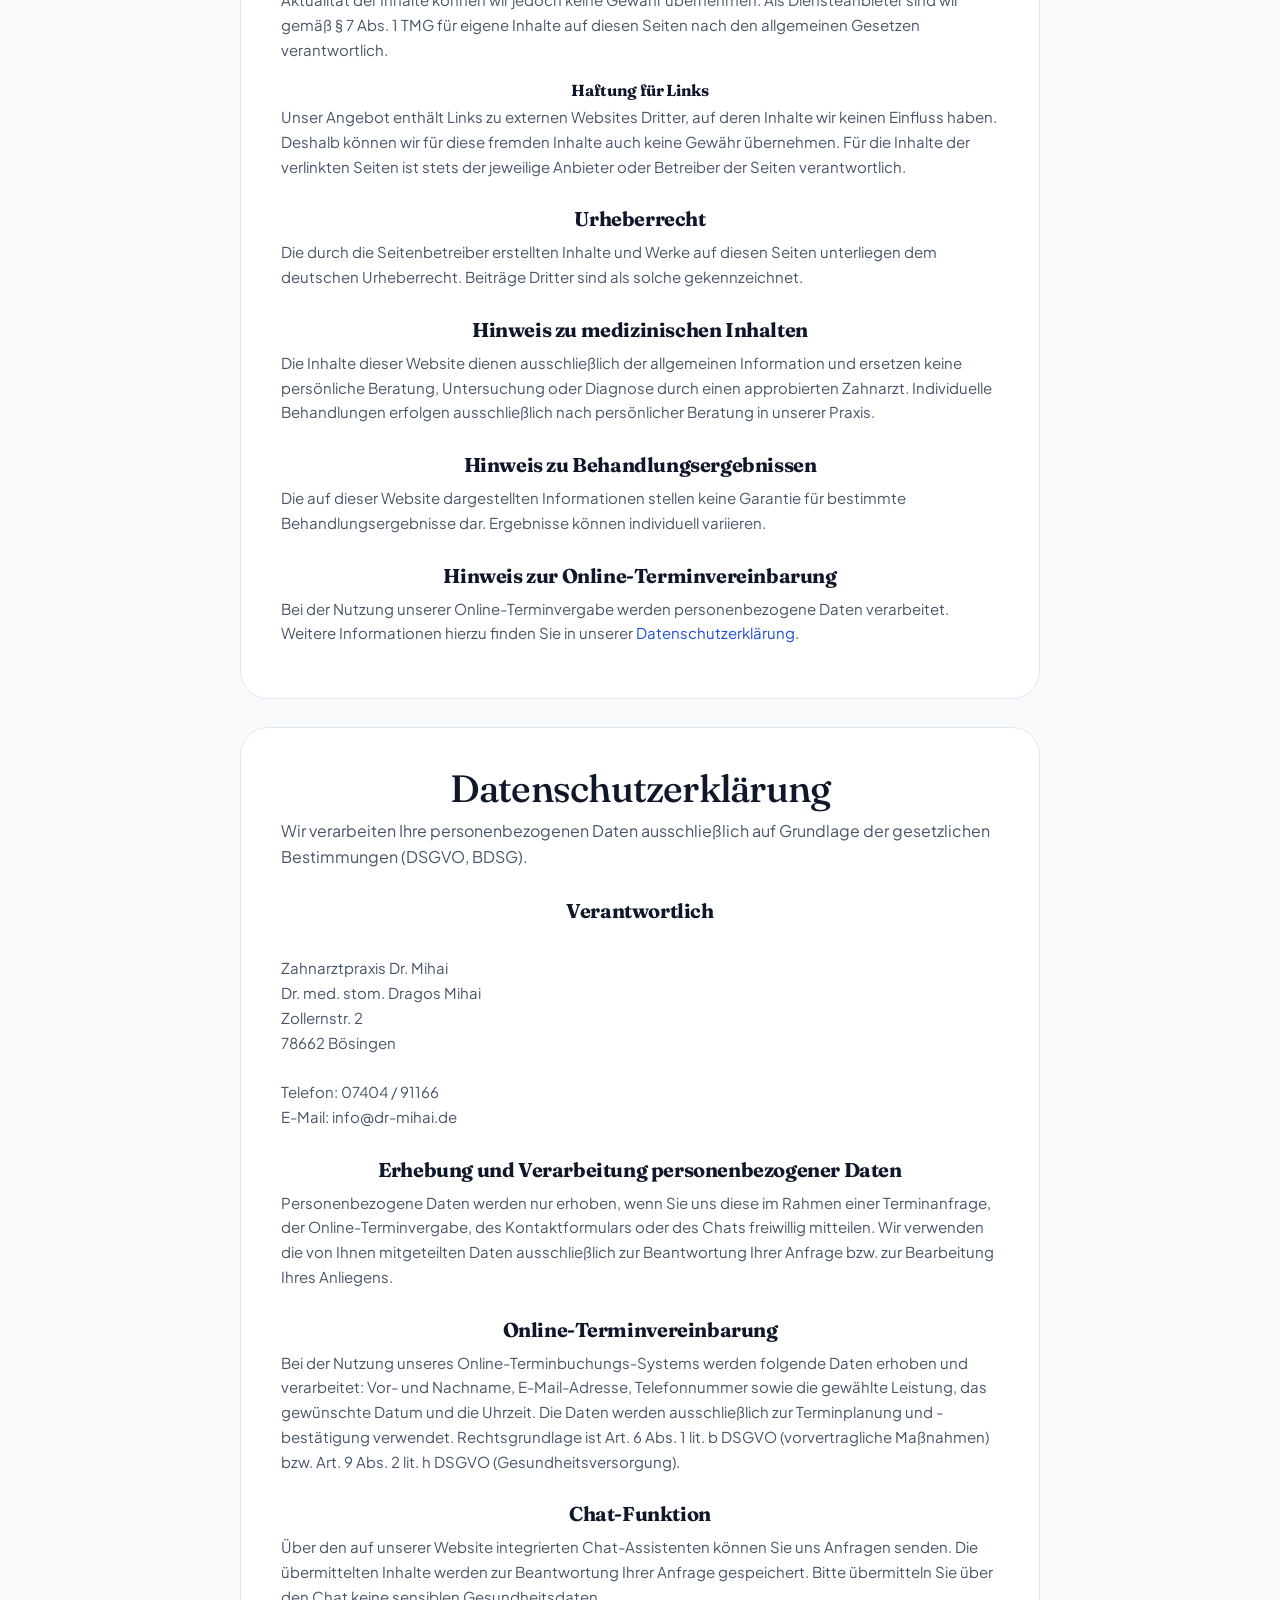
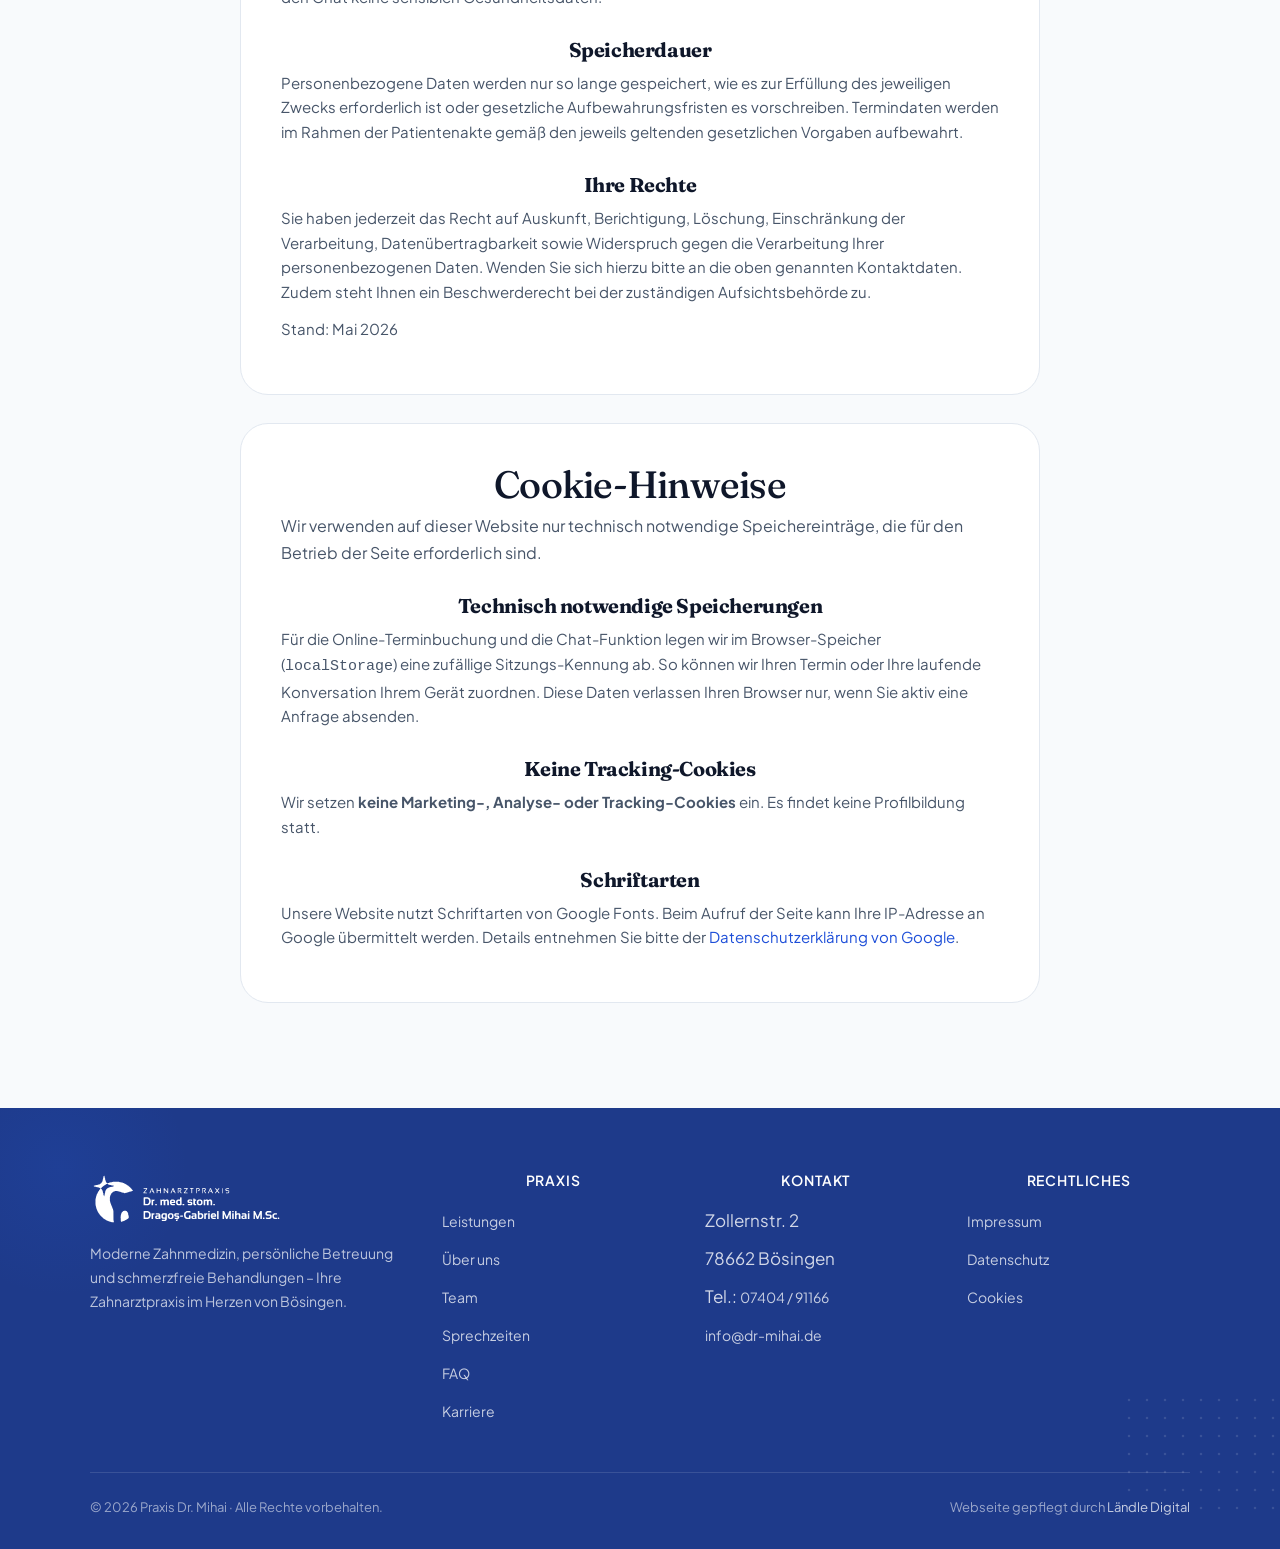
<file: recht.html>
<!DOCTYPE html>
<html lang="de-DE">
<head>
<meta charset="UTF-8" />
<meta name="viewport" content="width=device-width, initial-scale=1.0" />
<meta http-equiv="X-UA-Compatible" content="IE=edge" />

<title>Impressum &amp; Datenschutz · Praxis Dr. Mihai, Bösingen</title>
<meta name="description" content="Impressum, Datenschutzerklärung und Cookie-Hinweise der Zahnarztpraxis Dr. Mihai, Zollernstr. 2, 78662 Bösingen." />
<meta name="robots" content="noindex, follow" />
<meta name="theme-color" content="#1d4ed8" />
<link rel="canonical" href="https://www.dr-mihai.de/recht.html" />

<meta property="og:type" content="website" />
<meta property="og:locale" content="de_DE" />
<meta property="og:title" content="Rechtliches · Praxis Dr. Mihai" />
<meta property="og:description" content="Impressum, Datenschutz und Cookies." />
<meta property="og:url" content="https://www.dr-mihai.de/recht.html" />

<link rel="icon" type="image/svg+xml" href="logo-dark.svg" />
<link rel="apple-touch-icon" href="logo-dark.svg" />
<link rel="preconnect" href="https://fonts.googleapis.com" />
<link rel="preconnect" href="https://fonts.gstatic.com" crossorigin />
<link href="https://fonts.googleapis.com/css2?family=Fraunces:opsz,wght@9..144,400;9..144,500;9..144,600&family=Plus+Jakarta+Sans:wght@400;500;600;700&display=swap" rel="stylesheet" />
<link rel="stylesheet" href="style.css" />
</head>
<body>

<!-- ============================================================
     TOPBAR
============================================================= -->
<header class="topbar">
  <div class="shell topbar__inner">
    <a href="index.html" class="topbar__logo" aria-label="Praxis Dr. Mihai – Startseite">
      <img src="logo-dark.svg" alt="Praxis Dr. Mihai" class="topbar__logo-mark" />
    </a>
    <nav class="topbar__nav" aria-label="Hauptnavigation">
      <a href="index.html#leistungen">Leistungen</a>
      <a href="index.html#ueber-uns">Über uns</a>
      <a href="index.html#team">Team</a>
      <a href="index.html#sprechzeiten">Sprechzeiten</a>
      <a href="index.html#faq">FAQ</a>
      <a href="karriere.html">Karriere</a>
      <a href="index.html#kontakt">Kontakt</a>
    </nav>
    <a href="index.html" class="btn btn--primary btn--sm topbar__cta">
      Zur Startseite
      <svg viewBox="0 0 24 24" width="14" height="14" fill="none" stroke="currentColor" stroke-width="2.5"><path d="M5 12h14M13 5l7 7-7 7"/></svg>
    </a>
    <button class="burger" id="burger" aria-label="Menü öffnen" aria-expanded="false">
      <span></span><span></span><span></span>
    </button>
  </div>
  <div class="topbar__mobile" id="topbarMobile">
    <a href="index.html#leistungen">Leistungen</a>
    <a href="index.html#ueber-uns">Über uns</a>
    <a href="index.html#team">Team</a>
    <a href="index.html#sprechzeiten">Sprechzeiten</a>
    <a href="index.html#faq">FAQ</a>
    <a href="karriere.html">Karriere</a>
    <a href="index.html#kontakt">Kontakt</a>
    <a href="index.html" class="btn btn--primary btn--block">Zur Startseite</a>
  </div>
</header>

<main>

<section class="legal">
  <div class="legal__shell">

    <nav class="legal__nav" aria-label="Sprungmarken">
      <a href="#impressum">Impressum</a>
      <a href="#datenschutz">Datenschutz</a>
      <a href="#cookies">Cookies</a>
    </nav>

    <!-- ============================================================
         IMPRESSUM
    ============================================================= -->
    <article class="legal__section" id="impressum">
      <h1>Impressum</h1>
      <p class="lead">Angaben gemäß § 5 TMG sowie berufsrechtliche Pflichtangaben.</p>

      <h2>Anbieter</h2>
      <address>
Zahnarztpraxis Dr. Mihai
Dr. med. stom. Dragos Mihai
Zollernstr. 2
78662 Bösingen
      </address>

      <h2>Kontakt</h2>
      <p>
        Telefon: <a href="tel:+49740491166">07404 / 91166</a><br/>
        E-Mail: <a href="mailto:info@dr-mihai.de">info@dr-mihai.de</a><br/>
        Website: <a href="https://www.dr-mihai.de">www.dr-mihai.de</a>
      </p>

      <h2>Berufsbezeichnung und berufsrechtliche Regelungen</h2>
      <p>
        Berufsbezeichnung: Zahnarzt (verliehen in der Bundesrepublik Deutschland)<br/>
        Zuständige Kammer: Landeszahnärztekammer Baden-Württemberg<br/>
        Aufsichtsbehörde: Kassenzahnärztliche Vereinigung Baden-Württemberg
      </p>

      <h3>Berufsrechtliche Regelungen</h3>
      <p>Es gelten folgende berufsrechtliche Regelungen:</p>
      <ul>
        <li>Zahnheilkundegesetz (ZHG)</li>
        <li>Heilberufe-Kammergesetz Baden-Württemberg</li>
        <li>Berufsordnung für Zahnärzte in Baden-Württemberg</li>
        <li>Gebührenordnung für Zahnärzte (GOZ)</li>
      </ul>
      <p>
        Die Regelungen sind einsehbar unter:
        <a href="https://www.lzk-bw.de/zahnaerzte/recht/" target="_blank" rel="noopener">https://www.lzk-bw.de/zahnaerzte/recht/</a>
      </p>

      <h2>Betriebsnummer</h2>
      <p>72193140</p>

      <h2>Berufshaftpflichtversicherung</h2>
      <address>
Württembergische Krankenversicherung AG
Sach-Haftpflicht
W&amp;W-Platz 1
70806 Kornwestheim
      </address>

      <h2>Verantwortlich für den Inhalt nach § 18 Abs. 2 MStV</h2>
      <address>
Dr. med. stom. Dragos Mihai
Zollernstr. 2
78662 Bösingen
      </address>

      <h2>Haftungsausschluss</h2>

      <h3>Haftung für Inhalte</h3>
      <p>
        Die Inhalte unserer Seiten wurden mit größter Sorgfalt erstellt. Für die
        Richtigkeit, Vollständigkeit und Aktualität der Inhalte können wir jedoch
        keine Gewähr übernehmen. Als Diensteanbieter sind wir gemäß § 7 Abs. 1 TMG
        für eigene Inhalte auf diesen Seiten nach den allgemeinen Gesetzen
        verantwortlich.
      </p>

      <h3>Haftung für Links</h3>
      <p>
        Unser Angebot enthält Links zu externen Websites Dritter, auf deren Inhalte
        wir keinen Einfluss haben. Deshalb können wir für diese fremden Inhalte
        auch keine Gewähr übernehmen. Für die Inhalte der verlinkten Seiten ist
        stets der jeweilige Anbieter oder Betreiber der Seiten verantwortlich.
      </p>

      <h2>Urheberrecht</h2>
      <p>
        Die durch die Seitenbetreiber erstellten Inhalte und Werke auf diesen
        Seiten unterliegen dem deutschen Urheberrecht. Beiträge Dritter sind als
        solche gekennzeichnet.
      </p>

      <h2>Hinweis zu medizinischen Inhalten</h2>
      <p>
        Die Inhalte dieser Website dienen ausschließlich der allgemeinen
        Information und ersetzen keine persönliche Beratung, Untersuchung oder
        Diagnose durch einen approbierten Zahnarzt. Individuelle Behandlungen
        erfolgen ausschließlich nach persönlicher Beratung in unserer Praxis.
      </p>

      <h2>Hinweis zu Behandlungsergebnissen</h2>
      <p>
        Die auf dieser Website dargestellten Informationen stellen keine Garantie
        für bestimmte Behandlungsergebnisse dar. Ergebnisse können individuell
        variieren.
      </p>

      <h2>Hinweis zur Online-Terminvereinbarung</h2>
      <p>
        Bei der Nutzung unserer Online-Terminvergabe werden personenbezogene
        Daten verarbeitet. Weitere Informationen hierzu finden Sie in unserer
        <a href="#datenschutz">Datenschutzerklärung</a>.
      </p>
    </article>

    <!-- ============================================================
         DATENSCHUTZ
    ============================================================= -->
    <article class="legal__section" id="datenschutz">
      <h1>Datenschutzerklärung</h1>
      <p class="lead">
        Wir verarbeiten Ihre personenbezogenen Daten ausschließlich auf Grundlage
        der gesetzlichen Bestimmungen (DSGVO, BDSG).
      </p>

      <h2>Verantwortlich</h2>
      <address>
Zahnarztpraxis Dr. Mihai
Dr. med. stom. Dragos Mihai
Zollernstr. 2
78662 Bösingen

Telefon: 07404 / 91166
E-Mail: info@dr-mihai.de
      </address>

      <h2>Erhebung und Verarbeitung personenbezogener Daten</h2>
      <p>
        Personenbezogene Daten werden nur erhoben, wenn Sie uns diese im Rahmen
        einer Terminanfrage, der Online-Terminvergabe, des Kontaktformulars oder
        des Chats freiwillig mitteilen. Wir verwenden die von Ihnen mitgeteilten
        Daten ausschließlich zur Beantwortung Ihrer Anfrage bzw. zur Bearbeitung
        Ihres Anliegens.
      </p>

      <h2>Online-Terminvereinbarung</h2>
      <p>
        Bei der Nutzung unseres Online-Terminbuchungs-Systems werden folgende
        Daten erhoben und verarbeitet: Vor- und Nachname, E-Mail-Adresse,
        Telefonnummer sowie die gewählte Leistung, das gewünschte Datum und die
        Uhrzeit. Die Daten werden ausschließlich zur Terminplanung und
        -bestätigung verwendet. Rechtsgrundlage ist Art. 6 Abs. 1 lit. b DSGVO
        (vorvertragliche Maßnahmen) bzw. Art. 9 Abs. 2 lit. h DSGVO
        (Gesundheitsversorgung).
      </p>

      <h2>Chat-Funktion</h2>
      <p>
        Über den auf unserer Website integrierten Chat-Assistenten können Sie uns
        Anfragen senden. Die übermittelten Inhalte werden zur Beantwortung Ihrer
        Anfrage gespeichert. Bitte übermitteln Sie über den Chat keine sensiblen
        Gesundheitsdaten.
      </p>

      <h2>Speicherdauer</h2>
      <p>
        Personenbezogene Daten werden nur so lange gespeichert, wie es zur
        Erfüllung des jeweiligen Zwecks erforderlich ist oder gesetzliche
        Aufbewahrungsfristen es vorschreiben. Termindaten werden im Rahmen der
        Patientenakte gemäß den jeweils geltenden gesetzlichen Vorgaben
        aufbewahrt.
      </p>

      <h2>Ihre Rechte</h2>
      <p>
        Sie haben jederzeit das Recht auf Auskunft, Berichtigung, Löschung,
        Einschränkung der Verarbeitung, Datenübertragbarkeit sowie Widerspruch
        gegen die Verarbeitung Ihrer personenbezogenen Daten. Wenden Sie sich
        hierzu bitte an die oben genannten Kontaktdaten. Zudem steht Ihnen ein
        Beschwerderecht bei der zuständigen Aufsichtsbehörde zu.
      </p>

      <p class="legal__updated">Stand: Mai 2026</p>
    </article>

    <!-- ============================================================
         COOKIES
    ============================================================= -->
    <article class="legal__section" id="cookies">
      <h1>Cookie-Hinweise</h1>
      <p class="lead">
        Wir verwenden auf dieser Website nur technisch notwendige Speicher­einträge,
        die für den Betrieb der Seite erforderlich sind.
      </p>

      <h2>Technisch notwendige Speicherungen</h2>
      <p>
        Für die Online-Terminbuchung und die Chat-Funktion legen wir im
        Browser-Speicher (<code>localStorage</code>) eine zufällige
        Sitzungs-Kennung ab. So können wir Ihren Termin oder Ihre laufende
        Konversation Ihrem Gerät zuordnen. Diese Daten verlassen Ihren Browser
        nur, wenn Sie aktiv eine Anfrage absenden.
      </p>

      <h2>Keine Tracking-Cookies</h2>
      <p>
        Wir setzen <strong>keine Marketing-, Analyse- oder Tracking-Cookies</strong>
        ein. Es findet keine Profilbildung statt.
      </p>

      <h2>Schriftarten</h2>
      <p>
        Unsere Website nutzt Schriftarten von Google Fonts. Beim Aufruf der Seite
        kann Ihre IP-Adresse an Google übermittelt werden. Details entnehmen Sie
        bitte der <a href="https://policies.google.com/privacy" target="_blank" rel="noopener">Datenschutzerklärung von Google</a>.
      </p>
    </article>

  </div>
</section>

</main>

<!-- ============================================================
     FOOTER
============================================================= -->
<footer class="footer">
  <div class="shell">
    <div class="footer__grid">
      <div class="footer__brand">
        <a href="index.html" class="topbar__logo" aria-label="Praxis Dr. Mihai – Startseite">
          <img src="logo.svg" alt="" class="topbar__logo-mark" />
          <span>
            Dr. Mihai
            <small>Zahnarztpraxis</small>
          </span>
        </a>
        <p>
          Moderne Zahnmedizin, persönliche Betreuung und schmerzfreie
          Behandlungen – Ihre Zahnarztpraxis im Herzen von Bösingen.
        </p>
      </div>
      <div>
        <h4>Praxis</h4>
        <ul>
          <li><a href="index.html#leistungen">Leistungen</a></li>
          <li><a href="index.html#ueber-uns">Über uns</a></li>
          <li><a href="index.html#team">Team</a></li>
          <li><a href="index.html#sprechzeiten">Sprechzeiten</a></li>
          <li><a href="index.html#faq">FAQ</a></li>
          <li><a href="karriere.html">Karriere</a></li>
        </ul>
      </div>
      <div>
        <h4>Kontakt</h4>
        <ul>
          <li>Zollernstr. 2</li>
          <li>78662 Bösingen</li>
          <li>Tel.: <a href="tel:+49740491166">07404 / 91166</a></li>
          <li><a href="mailto:info@dr-mihai.de">info@dr-mihai.de</a></li>
        </ul>
      </div>
      <div>
        <h4>Rechtliches</h4>
        <ul>
          <li><a href="recht.html#impressum">Impressum</a></li>
          <li><a href="recht.html#datenschutz">Datenschutz</a></li>
          <li><a href="recht.html#cookies">Cookies</a></li>
        </ul>
      </div>
    </div>
    <div class="footer__bottom">
      <span>© <span id="year">2026</span> Praxis Dr. Mihai · Alle Rechte vorbehalten.</span>
      <span>Webseite gepflegt durch <a href="https://laendle-digital.com/">Ländle Digital</a></span>
    </div>
  </div>
</footer>

<script>
  document.getElementById("year").textContent = new Date().getFullYear();
  var burger = document.getElementById("burger");
  var mobile = document.getElementById("topbarMobile");
  if (burger && mobile) burger.addEventListener("click", function () {
    var open = mobile.classList.toggle("is-open");
    burger.setAttribute("aria-expanded", open ? "true" : "false");
  });
</script>
</body>
</html>
</file>
<file: style.css>
/* ==========================================================================
   Praxis Dr. Dragos – Clean Medical Stylesheet
   ========================================================================== */

:root {
  /* Color tokens – CI Praxis Dr. Mihai */
  --bg: #ffffff;
  --surface: #f8fafc;
  --surface-soft: #eff6ff;
  --surface-mute: #f1f5f9;
  --primary: #1d4ed8;
  --primary-hover: #1e40af;
  --primary-soft: #dbeafe;
  --primary-deep: #1e3a8a;
  --accent: #2563eb;
  --text: #0f172a;
  --text-muted: #475569;
  --text-soft: #64748b;
  --border: #e2e8f0;
  --border-strong: #cbd5e1;
  --danger: #dc2626;
  --success: #16a34a;

  /* Typography */
  --font-display: "Fraunces", Georgia, serif;
  --font-body: "Plus Jakarta Sans", -apple-system, BlinkMacSystemFont, "Segoe UI", sans-serif;

  /* Shape */
  --radius-sm: 8px;
  --radius: 12px;
  --radius-lg: 20px;
  --radius-xl: 28px;
  --radius-pill: 999px;

  /* Shadow */
  --shadow-xs: 0 1px 2px rgba(15, 23, 42, .04);
  --shadow-sm: 0 1px 2px rgba(15, 23, 42, .04), 0 1px 3px rgba(15, 23, 42, .06);
  --shadow-md: 0 4px 6px -1px rgba(15, 23, 42, .05), 0 10px 20px -8px rgba(15, 23, 42, .1);
  --shadow-lg: 0 10px 30px -8px rgba(15, 23, 42, .15);
  --shadow-glow: 0 20px 40px -16px rgba(29, 78, 216, .25);

  /* Layout */
  --maxw: 1180px;
  --gutter: clamp(20px, 4vw, 40px);
}

/* Reset --------------------------------------------------------------- */
*, *::before, *::after { box-sizing: border-box; }
html { scroll-behavior: smooth; -webkit-text-size-adjust: 100%; }
body {
  margin: 0;
  font-family: var(--font-body);
  font-size: 17px;
  line-height: 1.65;
  color: var(--text);
  background: var(--bg);
  -webkit-font-smoothing: antialiased;
  -moz-osx-font-smoothing: grayscale;
}
img, svg, video { display: block; max-width: 100%; height: auto; }
a { color: var(--primary); text-decoration: none; transition: color .15s ease; }
a:hover { color: var(--primary-hover); }
button { font-family: inherit; cursor: pointer; }
h1, h2, h3, h4 {
  font-family: var(--font-display);
  font-weight: 500;
  letter-spacing: -0.02em;
  line-height: 1.15;
  color: var(--text);
  margin: 0;
}
p { margin: 0; }
ul, ol { margin: 0; padding: 0; list-style: none; }

/* Layout helpers ------------------------------------------------------ */
.shell { width: 100%; max-width: var(--maxw); margin-inline: auto; padding-inline: var(--gutter); }
.section { padding-block: clamp(64px, 9vw, 120px); }
.section--soft { background: var(--surface); }
.section--mint { background: var(--surface-soft); }
.section--dark { background: var(--primary-deep); color: #fff; }
.section--dark h1, .section--dark h2, .section--dark h3 { color: #fff; }

.section-head { max-width: 720px; margin: 0 auto clamp(40px, 6vw, 64px); text-align: center; }
.section-head--left { margin-inline: 0; text-align: left; }
.section-head .eyebrow { margin-bottom: 16px; }
.section-head h2 { font-size: clamp(32px, 4vw, 48px); margin-bottom: 16px; }
.section-head p { color: var(--text-muted); font-size: 18px; }

.eyebrow {
  display: inline-flex;
  align-items: center;
  gap: 8px;
  font-size: 13px;
  font-weight: 600;
  letter-spacing: .08em;
  text-transform: uppercase;
  color: var(--primary);
  font-family: var(--font-body);
}
.eyebrow::before {
  content: "";
  width: 24px;
  height: 2px;
  background: var(--primary);
  border-radius: 2px;
}
.eyebrow--center { justify-content: center; }

/* Buttons ------------------------------------------------------------- */
.btn {
  display: inline-flex;
  align-items: center;
  justify-content: center;
  gap: 10px;
  padding: 14px 22px;
  font-family: var(--font-body);
  font-size: 15px;
  font-weight: 600;
  border-radius: var(--radius-pill);
  border: 1.5px solid transparent;
  transition: all .2s ease;
  cursor: pointer;
  white-space: nowrap;
}
.btn--primary {
  background: var(--primary);
  color: #fff;
}
.btn--primary:hover {
  background: var(--primary-hover);
  color: #fff;
  transform: translateY(-2px);
  box-shadow: var(--shadow-glow);
}
.btn--ghost {
  background: transparent;
  color: var(--text);
  border-color: var(--border-strong);
}
.btn--ghost:hover {
  border-color: var(--primary);
  color: var(--primary);
  background: var(--primary-soft);
}
.btn--white {
  background: #fff;
  color: var(--primary-deep);
}
.btn--white:hover {
  background: var(--surface-soft);
  color: var(--primary-deep);
  transform: translateY(-2px);
}
.btn--lg { padding: 17px 28px; font-size: 16px; }
.btn--sm { padding: 10px 18px; font-size: 14px; }
.btn--block { width: 100%; }

/* Topbar -------------------------------------------------------------- */
.topbar {
  position: sticky;
  top: 0;
  z-index: 100;
  background: rgba(255, 255, 255, .85);
  backdrop-filter: saturate(180%) blur(14px);
  -webkit-backdrop-filter: saturate(180%) blur(14px);
  border-bottom: 1px solid var(--border);
}
.topbar__inner {
  display: flex;
  align-items: center;
  justify-content: space-between;
  gap: 24px;
  height: 72px;
}
.topbar__logo {
  display: flex;
  align-items: center;
  gap: 12px;
  font-family: var(--font-display);
  font-size: 20px;
  font-weight: 600;
  letter-spacing: -0.02em;
  color: var(--text);
}
.topbar__logo:hover { color: var(--primary); }
.topbar__logo-mark {
  height: 46px;
  width: auto;
  max-width: 320px;
  flex-shrink: 0;
  display: block;
}
.topbar__logo-mark img,
.topbar__logo-mark svg {
  height: 100%;
  width: auto;
  display: block;
}
.topbar__logo small {
  display: block;
  font-family: var(--font-body);
  font-size: 11px;
  font-weight: 500;
  letter-spacing: .14em;
  text-transform: uppercase;
  color: var(--text-muted);
  margin-top: 2px;
}
.topbar__nav {
  display: flex;
  align-items: center;
  gap: 28px;
}
.topbar__nav a {
  font-size: 15px;
  font-weight: 500;
  color: var(--text);
  position: relative;
}
.topbar__nav a:hover { color: var(--primary); }
.topbar__nav a.is-active { color: var(--primary); }
.topbar__nav a.is-active::after {
  content: "";
  position: absolute;
  left: 0; right: 0; bottom: -6px;
  height: 2px;
  background: var(--primary);
  border-radius: 2px;
}
.topbar__cta { margin-left: 4px; }

.burger {
  display: none;
  width: 42px; height: 42px;
  border: 1px solid var(--border);
  background: #fff;
  border-radius: var(--radius);
  position: relative;
}
.burger span {
  position: absolute; left: 11px; right: 11px;
  height: 2px; background: var(--text); border-radius: 2px;
  transition: .2s ease;
}
.burger span:nth-child(1) { top: 14px; }
.burger span:nth-child(2) { top: 20px; }
.burger span:nth-child(3) { top: 26px; }
.burger.is-open span:nth-child(1) { top: 20px; transform: rotate(45deg); }
.burger.is-open span:nth-child(2) { opacity: 0; }
.burger.is-open span:nth-child(3) { top: 20px; transform: rotate(-45deg); }
.topbar__mobile {
  display: none;
  flex-direction: column;
  gap: 8px;
  padding: 16px var(--gutter) 24px;
  background: #fff;
  border-bottom: 1px solid var(--border);
}
.topbar__mobile a {
  padding: 12px 14px;
  border-radius: var(--radius);
  font-weight: 500;
  color: var(--text);
}
.topbar__mobile a:hover { background: var(--surface); color: var(--primary); }
.topbar__mobile.is-open { display: flex; }

@media (max-width: 920px) {
  .topbar__nav, .topbar__cta { display: none; }
  .burger { display: block; }
}

/* Hero ---------------------------------------------------------------- */
.hero {
  position: relative;
  padding-block: clamp(60px, 8vw, 110px) clamp(80px, 10vw, 140px);
  overflow: hidden;
  background:
    radial-gradient(ellipse 800px 400px at 90% -10%, var(--primary-soft) 0%, transparent 55%),
    radial-gradient(ellipse 600px 400px at 5% 90%, #e0f2fe 0%, transparent 55%),
    #fff;
}
.hero__inner {
  display: grid;
  grid-template-columns: 1.1fr 1fr;
  gap: clamp(40px, 6vw, 80px);
  align-items: center;
}
.hero__content > * + * { margin-top: 22px; }
.hero h1 {
  font-size: clamp(40px, 5.5vw, 64px);
  line-height: 1.08;
  letter-spacing: -0.035em;
}
.hero h1 em {
  font-style: italic;
  color: var(--primary);
  font-weight: 400;
}
.hero__sub {
  font-size: clamp(17px, 1.5vw, 19px);
  color: var(--text-muted);
  max-width: 560px;
  line-height: 1.65;
}
.hero__cta {
  display: flex;
  gap: 14px;
  flex-wrap: wrap;
}
.hero__trust {
  display: flex;
  flex-wrap: wrap;
  gap: 24px;
  padding-top: 24px;
  border-top: 1px solid var(--border);
  margin-top: 32px;
}
.hero__trust li {
  display: flex;
  align-items: center;
  gap: 8px;
  font-size: 14px;
  color: var(--text-muted);
}
.hero__trust svg { color: var(--primary); flex-shrink: 0; }

/* Hero visual card */
.hero__visual { position: relative; }
.hero-card {
  background: #fff;
  border-radius: var(--radius-xl);
  padding: 32px;
  box-shadow: var(--shadow-lg);
  border: 1px solid var(--border);
  position: relative;
  z-index: 2;
}
.hero-card__top {
  display: flex;
  align-items: center;
  gap: 16px;
  padding-bottom: 24px;
  border-bottom: 1px solid var(--border);
}
.hero-card__avatar {
  width: 64px; height: 64px;
  border-radius: 50%;
  background: linear-gradient(135deg, var(--primary), var(--accent));
  color: #fff;
  display: grid; place-items: center;
  font-family: var(--font-display);
  font-size: 22px;
  font-weight: 600;
}
.hero-card__title { font-size: 18px; margin-bottom: 4px; }
.hero-card__meta { font-size: 13px; color: var(--text-muted); }
.hero-card__hours { padding: 20px 0; display: grid; gap: 10px; }
.hero-card__row {
  display: flex;
  justify-content: space-between;
  align-items: center;
  font-size: 14px;
}
.hero-card__row span:first-child { color: var(--text-muted); }
.hero-card__row span:last-child { color: var(--text); font-weight: 500; }
.hero-card__row.is-today {
  background: var(--primary-soft);
  margin: 0 -16px;
  padding: 10px 16px;
  border-radius: var(--radius);
  color: var(--primary-deep);
}
.hero-card__row.is-today span:first-child { color: var(--primary-deep); font-weight: 600; }
.hero-card__cta {
  margin-top: 20px;
  padding-top: 20px;
  border-top: 1px solid var(--border);
}
.hero-card__cta .btn { width: 100%; }

.hero-badge {
  position: absolute;
  background: #fff;
  border: 1px solid var(--border);
  border-radius: var(--radius-pill);
  padding: 10px 16px;
  font-size: 13px;
  font-weight: 600;
  display: flex;
  align-items: center;
  gap: 8px;
  box-shadow: var(--shadow-md);
  z-index: 3;
}
.hero-badge--tl { top: -16px; left: -20px; color: var(--primary); }
.hero-badge--br { bottom: -16px; right: -20px; color: var(--accent); }
.hero-badge .pulse {
  width: 8px; height: 8px;
  background: var(--success);
  border-radius: 50%;
  position: relative;
}
.hero-badge .pulse::before {
  content: ""; position: absolute; inset: -4px;
  border-radius: 50%; border: 2px solid var(--success);
  animation: pulse 1.8s ease-out infinite;
}
@keyframes pulse {
  0% { transform: scale(1); opacity: 1; }
  100% { transform: scale(2); opacity: 0; }
}

@media (max-width: 860px) {
  .hero__inner { grid-template-columns: 1fr; }
  .hero__visual { max-width: 460px; margin: 0 auto; width: 100%; }
}

/* Trust strip --------------------------------------------------------- */
.trust-strip {
  border-block: 1px solid var(--border);
  padding-block: 28px;
  background: #fff;
}
.trust-strip__inner {
  display: grid;
  grid-template-columns: repeat(4, 1fr);
  gap: 32px;
  align-items: center;
  text-align: center;
}
.trust-stat__num {
  font-family: var(--font-display);
  font-size: 36px;
  font-weight: 500;
  color: var(--primary);
  line-height: 1;
}
.trust-stat__label {
  font-size: 13px;
  color: var(--text-muted);
  margin-top: 4px;
}
@media (max-width: 640px) {
  .trust-strip__inner { grid-template-columns: repeat(2, 1fr); gap: 24px; }
}

/* Services grid ------------------------------------------------------- */
.services {
  display: grid;
  grid-template-columns: repeat(3, 1fr);
  gap: 20px;
}
.service-card {
  background: #fff;
  border: 1px solid var(--border);
  border-radius: var(--radius-lg);
  padding: 28px;
  transition: all .25s ease;
}
.service-card:hover {
  border-color: var(--primary);
  transform: translateY(-4px);
  box-shadow: var(--shadow-md);
}
.service-card__icon {
  width: 48px; height: 48px;
  border-radius: var(--radius);
  background: var(--primary-soft);
  color: var(--primary);
  display: grid; place-items: center;
  margin-bottom: 20px;
}
.service-card h3 {
  font-size: 22px;
  margin-bottom: 10px;
}
.service-card p {
  color: var(--text-muted);
  font-size: 15px;
  line-height: 1.6;
}
@media (max-width: 880px) {
  .services { grid-template-columns: repeat(2, 1fr); }
}
@media (max-width: 560px) {
  .services { grid-template-columns: 1fr; }
}

/* About split --------------------------------------------------------- */
.split {
  display: grid;
  grid-template-columns: 1fr 1fr;
  gap: clamp(40px, 6vw, 80px);
  align-items: center;
}
.split--reverse > :first-child { order: 2; }
.split__media {
  border-radius: var(--radius-xl);
  background: linear-gradient(135deg, var(--primary-soft), #e0f2fe);
  aspect-ratio: 4 / 5;
  position: relative;
  overflow: hidden;
}
.split__media-inner {
  position: absolute; inset: 0;
  display: grid; place-items: center;
  font-family: var(--font-display);
  font-size: 120px;
  color: rgba(29, 78, 216, .25);
  letter-spacing: -0.05em;
}
.split__content > * + * { margin-top: 20px; }
.split__content h2 {
  font-size: clamp(30px, 3.6vw, 42px);
}
.split__content p {
  color: var(--text-muted);
  font-size: 17px;
  line-height: 1.7;
}
.split__sign {
  display: flex;
  align-items: center;
  gap: 14px;
  padding-top: 24px;
  margin-top: 28px;
  border-top: 1px solid var(--border);
}
.split__sign-avatar {
  width: 56px; height: 56px;
  border-radius: 50%;
  background: linear-gradient(135deg, var(--primary), var(--accent));
  color: #fff;
  display: grid; place-items: center;
  font-family: var(--font-display);
  font-size: 20px;
  object-fit: cover;      /* wenn <img>: Foto füllt den Kreis */
  object-position: center top;
  overflow: hidden;
  flex-shrink: 0;
}
.split__media:has(.split__media-photo)::after { display: none; }  /* Deko-Punkte weg, wenn echtes Foto */
/* Foto im großen Über-uns-Block */
.split__media-photo {
  position: absolute; inset: 0;
  width: 100%; height: 100%;
  object-fit: cover;
  object-position: center 20%;
  display: block;
}
.split__sign-name { font-weight: 600; }
.split__sign-role { font-size: 13px; color: var(--text-muted); }
@media (max-width: 860px) {
  .split { grid-template-columns: 1fr; }
  .split--reverse > :first-child { order: 0; }
  .split__media { max-width: 460px; aspect-ratio: 1; margin: 0 auto; }
}

/* Team grid ----------------------------------------------------------- */
.team {
  display: grid;
  grid-template-columns: repeat(4, 1fr);
  gap: 24px;
}
.team-card {
  background: #fff;
  border-radius: var(--radius-lg);
  padding: 28px 24px;
  text-align: center;
  border: 1px solid var(--border);
  transition: all .25s ease;
}
.team-card:hover {
  transform: translateY(-4px);
  box-shadow: var(--shadow-md);
  border-color: var(--primary-soft);
}
.team-card__avatar {
  width: 96px; height: 96px;
  border-radius: 50%;
  margin: 0 auto 16px;
  background: linear-gradient(135deg, var(--primary-soft), #dbeafe);
  color: var(--primary-deep);
  display: grid; place-items: center;
  font-family: var(--font-display);
  font-size: 32px;
  font-weight: 500;
}
.team-card h3 { font-size: 18px; margin-bottom: 4px; }
.team-card__role { font-size: 13px; color: var(--primary); font-weight: 600; }
.team-card__bio { font-size: 14px; color: var(--text-muted); margin-top: 12px; line-height: 1.55; }
@media (max-width: 940px) {
  .team { grid-template-columns: repeat(2, 1fr); }
}
@media (max-width: 480px) {
  .team { grid-template-columns: 1fr; }
}

/* Process / Treatment steps ------------------------------------------ */
.steps {
  display: grid;
  grid-template-columns: repeat(4, 1fr);
  gap: 20px;
  counter-reset: step;
}
.step {
  position: relative;
  padding: 28px 24px;
  background: #fff;
  border: 1px solid var(--border);
  border-radius: var(--radius-lg);
}
.step::before {
  counter-increment: step;
  content: counter(step, decimal-leading-zero);
  display: block;
  font-family: var(--font-display);
  font-size: 32px;
  color: var(--primary);
  margin-bottom: 12px;
  font-weight: 500;
}
.step h3 { font-size: 18px; margin-bottom: 8px; }
.step p { font-size: 14px; color: var(--text-muted); line-height: 1.55; }
@media (max-width: 880px) {
  .steps { grid-template-columns: repeat(2, 1fr); }
}
@media (max-width: 480px) {
  .steps { grid-template-columns: 1fr; }
}

/* Testimonials -------------------------------------------------------- */
.testimonials {
  display: grid;
  grid-template-columns: repeat(3, 1fr);
  gap: 24px;
}
.testimonial {
  background: #fff;
  border-radius: var(--radius-lg);
  padding: 30px;
  border: 1px solid var(--border);
}
.testimonial__stars {
  display: flex;
  gap: 2px;
  color: #fbbf24;
  margin-bottom: 16px;
}
.testimonial__quote {
  font-size: 16px;
  line-height: 1.65;
  color: var(--text);
  margin-bottom: 24px;
  font-style: italic;
}
.testimonial__person {
  display: flex;
  align-items: center;
  gap: 12px;
}
.testimonial__avatar {
  width: 40px; height: 40px;
  border-radius: 50%;
  background: var(--primary-soft);
  color: var(--primary-deep);
  display: grid; place-items: center;
  font-size: 14px;
  font-weight: 600;
}
.testimonial__name { font-weight: 600; font-size: 14px; }
.testimonial__source { font-size: 12px; color: var(--text-muted); }
@media (max-width: 880px) {
  .testimonials { grid-template-columns: 1fr; }
}

/* FAQ ----------------------------------------------------------------- */
.faq { max-width: 820px; margin: 0 auto; }
.faq-item {
  border-bottom: 1px solid var(--border);
}
.faq-item summary {
  list-style: none;
  cursor: pointer;
  padding: 22px 48px 22px 0;
  font-size: 17px;
  font-weight: 600;
  color: var(--text);
  position: relative;
  transition: color .15s;
}
.faq-item summary::-webkit-details-marker { display: none; }
.faq-item summary:hover { color: var(--primary); }
.faq-item summary::after {
  content: "+";
  position: absolute;
  right: 0; top: 50%;
  transform: translateY(-50%);
  font-size: 28px;
  font-weight: 300;
  color: var(--primary);
  transition: transform .2s;
  line-height: 1;
}
.faq-item[open] summary::after { content: "−"; }
.faq-item__body {
  padding: 0 0 24px;
  color: var(--text-muted);
  font-size: 16px;
  line-height: 1.7;
}

/* Contact / Final CTA ------------------------------------------------- */
.cta-banner {
  background: linear-gradient(135deg, var(--primary), var(--primary-deep));
  color: #fff;
  border-radius: var(--radius-xl);
  padding: clamp(40px, 6vw, 72px);
  display: grid;
  grid-template-columns: 1.4fr 1fr;
  gap: 40px;
  align-items: center;
  position: relative;
  overflow: hidden;
}
.cta-banner::before {
  content: "";
  position: absolute;
  inset: 0;
  background: radial-gradient(circle at 90% 20%, rgba(255, 255, 255, .12), transparent 50%);
  pointer-events: none;
}
.cta-banner > * { position: relative; z-index: 1; }
.cta-banner h2 {
  color: #fff;
  font-size: clamp(28px, 3.6vw, 40px);
  margin-bottom: 14px;
}
.cta-banner p {
  color: rgba(255, 255, 255, .85);
  font-size: 17px;
  line-height: 1.6;
  margin-bottom: 24px;
}
.cta-banner__actions {
  display: flex;
  gap: 14px;
  flex-wrap: wrap;
}
.cta-banner__contacts {
  display: grid;
  gap: 16px;
  padding: 28px;
  background: rgba(255, 255, 255, .08);
  border: 1px solid rgba(255, 255, 255, .15);
  border-radius: var(--radius-lg);
  backdrop-filter: blur(10px);
}
.cta-banner__contact {
  display: flex;
  align-items: center;
  gap: 14px;
  color: #fff;
}
.cta-banner__contact-icon {
  width: 44px; height: 44px;
  display: grid; place-items: center;
  border-radius: var(--radius);
  background: rgba(255, 255, 255, .1);
  color: #fff;
}
.cta-banner__contact-label { font-size: 12px; color: rgba(255, 255, 255, .7); text-transform: uppercase; letter-spacing: .08em; }
.cta-banner__contact-value { font-size: 16px; font-weight: 600; color: #fff; }
.cta-banner__contact a { color: #fff; }
@media (max-width: 880px) {
  .cta-banner { grid-template-columns: 1fr; }
}

/* Contact full section ----------------------------------------------- */
.contact-grid {
  display: grid;
  grid-template-columns: 1fr 1fr;
  gap: 40px;
}
.contact-info {
  display: grid;
  gap: 24px;
}
.info-block {
  padding: 24px;
  background: #fff;
  border: 1px solid var(--border);
  border-radius: var(--radius);
}
.info-block h3 {
  font-size: 18px;
  margin-bottom: 12px;
  display: flex;
  align-items: center;
  gap: 10px;
  color: var(--text);
}
.info-block h3 svg { color: var(--primary); }
.info-block p, .info-block li {
  color: var(--text-muted);
  font-size: 15px;
  line-height: 1.6;
}
.info-block .hours-row {
  display: flex;
  justify-content: space-between;
  align-items: baseline;
  gap: 16px;
  padding: 8px 0;
  border-bottom: 1px dashed var(--border);
}
.info-block .hours-row:last-child { border: 0; }
.info-block .hours-row span:first-child { flex-shrink: 0; }
.info-block .hours-row span:last-child { color: var(--text); font-weight: 500; text-align: right; }

/* Mobil: Tag + Uhrzeit untereinander, beide linksbündig (Zeiten sind zu lang für 2 Spalten) */
@media (max-width: 600px) {
  .info-block .hours-row {
    flex-direction: column;
    align-items: flex-start;
    gap: 2px;
    padding: 10px 0;
  }
  .info-block .hours-row span:last-child { text-align: left; }
}

.map-wrap {
  border-radius: var(--radius-lg);
  overflow: hidden;
  border: 1px solid var(--border);
  background: var(--surface);
  aspect-ratio: 4 / 5;
  display: grid;
  place-items: center;
  position: relative;
}
.map-wrap::before {
  content: "";
  position: absolute; inset: 0;
  background:
    linear-gradient(45deg, var(--border) 0, var(--border) 1px, transparent 1px, transparent 40px),
    linear-gradient(-45deg, var(--border) 0, var(--border) 1px, transparent 1px, transparent 40px);
  opacity: .4;
}
.map-pin {
  position: relative;
  z-index: 1;
  color: var(--primary);
  text-align: center;
}
.map-pin svg { margin: 0 auto 8px; }
.map-pin strong { display: block; font-family: var(--font-display); font-size: 22px; color: var(--text); }
.map-pin span { font-size: 14px; color: var(--text-muted); }
@media (max-width: 880px) {
  .contact-grid { grid-template-columns: 1fr; }
  .map-wrap { aspect-ratio: 4 / 3; }
}

/* Karriere – Jobs ----------------------------------------------------- */
.jobs {
  display: grid;
  gap: 16px;
}
.job-card {
  display: grid;
  grid-template-columns: 1fr auto;
  gap: 24px;
  align-items: center;
  padding: 28px;
  background: #fff;
  border: 1px solid var(--border);
  border-radius: var(--radius-lg);
  transition: all .2s ease;
}
.job-card:hover {
  border-color: var(--primary);
  box-shadow: var(--shadow-sm);
}
.job-card__meta {
  display: flex;
  gap: 16px;
  flex-wrap: wrap;
  margin-top: 8px;
}
.job-card__tag {
  display: inline-flex;
  align-items: center;
  gap: 6px;
  font-size: 13px;
  color: var(--text-muted);
}
.job-card__tag svg { color: var(--primary); }
.job-card h3 { font-size: 22px; margin-bottom: 4px; }
.job-card__desc { color: var(--text-muted); font-size: 15px; margin-top: 8px; }
@media (max-width: 640px) {
  .job-card { grid-template-columns: 1fr; }
  .job-card .btn { width: 100%; }
}

/* Benefits cards ------------------------------------------------------ */
.benefits {
  display: grid;
  grid-template-columns: repeat(3, 1fr);
  gap: 20px;
}
.benefit {
  padding: 28px;
  background: #fff;
  border: 1px solid var(--border);
  border-radius: var(--radius-lg);
}
.benefit__icon {
  width: 48px; height: 48px;
  border-radius: var(--radius);
  background: var(--primary-soft);
  color: var(--primary);
  display: grid; place-items: center;
  margin-bottom: 18px;
}
.benefit h3 { font-size: 18px; margin-bottom: 8px; }
.benefit p { color: var(--text-muted); font-size: 14px; line-height: 1.6; }
@media (max-width: 880px) {
  .benefits { grid-template-columns: repeat(2, 1fr); }
}
@media (max-width: 540px) {
  .benefits { grid-template-columns: 1fr; }
}

/* Job detail card (Karriere) ----------------------------------------- */
.job-detail {
  background: #fff;
  border: 1px solid var(--border);
  border-radius: var(--radius-xl);
  padding: clamp(28px, 4vw, 48px);
  margin-bottom: 24px;
  box-shadow: var(--shadow-sm);
  transition: box-shadow .2s ease;
}
.job-detail:hover { box-shadow: var(--shadow-md); }
.job-detail__head {
  display: grid;
  grid-template-columns: 1fr auto;
  gap: 24px;
  align-items: start;
  padding-bottom: 24px;
  margin-bottom: 28px;
  border-bottom: 1px solid var(--border);
}
.job-detail__type {
  display: inline-block;
  padding: 6px 14px;
  border-radius: var(--radius-pill);
  background: var(--primary-soft);
  color: var(--primary-deep);
  font-size: 12px;
  font-weight: 600;
  letter-spacing: .06em;
  text-transform: uppercase;
  margin-bottom: 14px;
}
.job-detail__head h3 {
  font-size: clamp(22px, 2.6vw, 30px);
  letter-spacing: -0.025em;
  margin-bottom: 14px;
}
.job-detail__lead {
  color: var(--text-muted);
  font-size: 16px;
  line-height: 1.65;
  max-width: 680px;
}
.job-detail__meta {
  display: flex;
  flex-direction: column;
  gap: 6px;
  align-items: flex-end;
}
.job-detail__tag {
  display: inline-block;
  padding: 4px 12px;
  border-radius: var(--radius-pill);
  background: var(--surface);
  border: 1px solid var(--border);
  font-size: 12px;
  font-weight: 600;
  color: var(--text-muted);
  white-space: nowrap;
}
.job-detail__grid {
  display: grid;
  grid-template-columns: repeat(3, 1fr);
  gap: 32px;
  margin-bottom: 28px;
}
.job-detail__col h4 {
  font-family: var(--font-body);
  font-weight: 700;
  font-size: 14px;
  letter-spacing: .04em;
  text-transform: uppercase;
  color: var(--primary);
  margin-bottom: 14px;
}
.job-detail__list {
  display: grid;
  gap: 10px;
}
.job-detail__list li {
  position: relative;
  padding-left: 26px;
  color: var(--text-muted);
  font-size: 15px;
  line-height: 1.55;
}
.job-detail__list li::before {
  content: "";
  position: absolute;
  left: 0;
  top: 8px;
  width: 14px;
  height: 8px;
  border-left: 2px solid var(--primary);
  border-bottom: 2px solid var(--primary);
  transform: rotate(-45deg);
}
.job-detail__cta {
  margin-top: 8px;
}
@media (max-width: 820px) {
  .job-detail__head { grid-template-columns: 1fr; }
  .job-detail__meta { flex-direction: row; flex-wrap: wrap; align-items: flex-start; }
  .job-detail__grid { grid-template-columns: 1fr; gap: 24px; }
}

/* Application process ------------------------------------------------- */
.application {
  background: var(--surface);
  border-radius: var(--radius-xl);
  padding: clamp(32px, 5vw, 56px);
  display: grid;
  grid-template-columns: 1fr 1fr;
  gap: 48px;
  align-items: center;
}
.application__steps { display: grid; gap: 16px; }
.application__step {
  display: grid;
  grid-template-columns: 36px 1fr;
  gap: 18px;
  padding: 16px 0;
}
.application__step-num {
  width: 36px; height: 36px;
  border-radius: 50%;
  background: var(--primary);
  color: #fff;
  display: grid; place-items: center;
  font-weight: 600;
  font-size: 14px;
}
.application__step h4 { font-family: var(--font-body); font-weight: 600; font-size: 16px; margin-bottom: 4px; }
.application__step p { font-size: 14px; color: var(--text-muted); line-height: 1.55; }
@media (max-width: 860px) {
  .application { grid-template-columns: 1fr; }
}

/* Legal / Rechtsdokument ---------------------------------------------- */
.legal-wrap {
  display: grid;
  grid-template-columns: 240px 1fr;
  gap: 48px;
  max-width: 1080px;
  margin: 0 auto;
}
.legal-nav {
  position: sticky;
  top: 96px;
  align-self: start;
  display: grid;
  gap: 4px;
  padding: 16px;
  background: var(--surface);
  border-radius: var(--radius);
}
.legal-nav h4 {
  font-family: var(--font-body);
  font-size: 12px;
  font-weight: 600;
  letter-spacing: .08em;
  text-transform: uppercase;
  color: var(--text-muted);
  padding: 8px 12px;
  margin: 0;
}
.legal-nav a {
  display: block;
  padding: 8px 12px;
  border-radius: var(--radius-sm);
  font-size: 14px;
  color: var(--text);
}
.legal-nav a:hover { background: #fff; color: var(--primary); }

.legal-doc h1 {
  font-size: clamp(32px, 4vw, 44px);
  margin-bottom: 12px;
}
.legal-doc h2 {
  font-size: 26px;
  margin-top: 56px;
  margin-bottom: 16px;
  padding-bottom: 12px;
  border-bottom: 1px solid var(--border);
}
.legal-doc h3 {
  font-family: var(--font-body);
  font-weight: 600;
  font-size: 17px;
  margin-top: 28px;
  margin-bottom: 8px;
  color: var(--text);
}
.legal-doc p, .legal-doc li {
  color: var(--text-muted);
  font-size: 15px;
  line-height: 1.75;
  margin-bottom: 12px;
}
.legal-doc ul { margin-bottom: 16px; }
.legal-doc ul li {
  position: relative;
  padding-left: 22px;
  list-style: none;
}
.legal-doc ul li::before {
  content: "";
  position: absolute;
  left: 0; top: 11px;
  width: 6px; height: 6px;
  border-radius: 50%;
  background: var(--primary);
}
.legal-doc strong { color: var(--text); }
.legal-doc a { color: var(--primary); text-decoration: underline; }
.legal-doc__intro {
  background: var(--surface-soft);
  border: 1px solid var(--primary-soft);
  border-radius: var(--radius);
  padding: 20px 24px;
  margin: 24px 0 8px;
}
.legal-doc__intro p { color: var(--text); font-size: 15px; margin: 0; }

@media (max-width: 860px) {
  .legal-wrap { grid-template-columns: 1fr; }
  .legal-nav { position: static; }
}

/* Generic page hero (Karriere / Recht) ------------------------------- */
.page-hero {
  background: linear-gradient(180deg, var(--surface-soft), #fff);
  padding-block: clamp(60px, 8vw, 96px);
  border-bottom: 1px solid var(--border);
}
.page-hero__inner { max-width: 760px; margin: 0 auto; text-align: center; }
.page-hero h1 {
  font-size: clamp(40px, 5vw, 56px);
  margin: 16px 0 18px;
  letter-spacing: -0.03em;
}
.page-hero p { color: var(--text-muted); font-size: 18px; }

/* Footer -------------------------------------------------------------- */
.footer {
  background: var(--primary-deep);
  color: rgba(255, 255, 255, .8);
  padding-block: 64px 32px;
}
.footer__grid {
  display: grid;
  grid-template-columns: 1.4fr 1fr 1fr 1fr;
  gap: 40px;
  margin-bottom: 48px;
}
.footer__brand .topbar__logo { color: #fff; }
.footer__brand .topbar__logo small { color: rgba(255, 255, 255, .6); }
/* Neues Logo enthält bereits den kompletten Schriftzug – Text-Span daneben ausblenden */
.footer__brand .topbar__logo > span { display: none; }
.footer__brand .topbar__logo-mark { height: 54px; max-width: 340px; }
.footer__brand p {
  margin-top: 16px;
  font-size: 14px;
  line-height: 1.7;
  color: rgba(255, 255, 255, .7);
  max-width: 320px;
}
.footer h4 {
  font-family: var(--font-body);
  font-weight: 600;
  font-size: 14px;
  letter-spacing: .06em;
  text-transform: uppercase;
  color: #fff;
  margin-bottom: 18px;
}
.footer ul { display: grid; gap: 10px; }
.footer ul a {
  color: rgba(255, 255, 255, .75);
  font-size: 14px;
}
.footer ul a:hover { color: #fff; }
.footer__bottom {
  padding-top: 24px;
  border-top: 1px solid rgba(255, 255, 255, .12);
  display: flex;
  justify-content: space-between;
  align-items: center;
  flex-wrap: wrap;
  gap: 16px;
  font-size: 13px;
  color: rgba(255, 255, 255, .55);
}
.footer__bottom a { color: rgba(255, 255, 255, .75); }
.footer__bottom a:hover { color: #fff; }
@media (max-width: 760px) {
  .footer__grid { grid-template-columns: 1fr 1fr; }
}
@media (max-width: 480px) {
  .footer__grid { grid-template-columns: 1fr; }
}

/* Utility ------------------------------------------------------------- */
.sr-only {
  position: absolute; width: 1px; height: 1px;
  padding: 0; margin: -1px; overflow: hidden;
  clip: rect(0,0,0,0); white-space: nowrap; border: 0;
}
.text-muted { color: var(--text-muted); }
.center { text-align: center; }

/* ============================================================
   CHAT WIDGET – Floating Assistant Panel
============================================================ */

/* Toggle Button (floating bubble bottom-right) ----------------------- */
.dm-chat-toggle {
  position: fixed;
  right: 24px;
  bottom: 24px;
  z-index: 9000;
  width: 64px;
  height: 64px;
  display: grid;
  place-items: center;
  border: 0;
  border-radius: 50%;
  background: linear-gradient(135deg, var(--primary), var(--primary-deep));
  color: #fff;
  cursor: pointer;
  box-shadow:
    0 14px 32px rgba(29, 78, 216, 0.32),
    0 4px 12px rgba(29, 78, 216, 0.18);
  transition: transform 220ms cubic-bezier(.34,1.56,.64,1), box-shadow 220ms ease, opacity 220ms ease;
}
.dm-chat-toggle:hover {
  transform: translateY(-3px) scale(1.04);
  box-shadow:
    0 20px 44px rgba(29, 78, 216, 0.38),
    0 6px 16px rgba(29, 78, 216, 0.22);
}
.dm-chat-toggle:active {
  transform: translateY(-1px) scale(0.98);
}
.dm-chat-toggle svg {
  width: 28px;
  height: 28px;
  stroke: currentColor;
  fill: none;
  stroke-width: 2;
  stroke-linecap: round;
  stroke-linejoin: round;
}
.dm-chat-toggle__icon-close { display: none; }
.dm-chat-toggle.is-open .dm-chat-toggle__icon-chat { display: none; }
.dm-chat-toggle.is-open .dm-chat-toggle__icon-close { display: block; }

/* Notification pulse */
.dm-chat-toggle__dot {
  position: absolute;
  top: 8px;
  right: 8px;
  width: 12px;
  height: 12px;
  border-radius: 50%;
  background: #fbbf24;
  border: 2px solid #fff;
  box-shadow: 0 0 0 0 rgba(251, 191, 36, .55);
  animation: dmPulseDot 1.8s ease-out infinite;
}
.dm-chat-toggle.is-open .dm-chat-toggle__dot,
.dm-chat-toggle.was-opened .dm-chat-toggle__dot {
  display: none;
}
@keyframes dmPulseDot {
  0% { box-shadow: 0 0 0 0 rgba(251, 191, 36, .55); }
  70% { box-shadow: 0 0 0 14px rgba(251, 191, 36, 0); }
  100% { box-shadow: 0 0 0 0 rgba(251, 191, 36, 0); }
}

/* Chat panel --------------------------------------------------------- */
.dm-chat-panel {
  position: fixed;
  right: 24px;
  bottom: 100px;
  z-index: 8999;
  width: 400px;
  max-width: calc(100vw - 32px);
  height: min(680px, calc(100vh - 140px));
  display: flex;
  flex-direction: column;
  overflow: hidden;
  border: 1px solid var(--border);
  border-radius: var(--radius-xl);
  background: #fff;
  box-shadow: 0 30px 80px rgba(15, 23, 42, .22);
  transform: translateY(20px) scale(.96);
  opacity: 0;
  pointer-events: none;
  transition: transform 240ms cubic-bezier(.34,1.56,.64,1), opacity 220ms ease;
}
.dm-chat-panel.is-open {
  transform: translateY(0) scale(1);
  opacity: 1;
  pointer-events: auto;
}

/* Header */
.dm-chat-head {
  display: flex;
  align-items: center;
  gap: 14px;
  padding: 18px 56px 18px 20px;
  background: linear-gradient(135deg, var(--primary), var(--primary-deep));
  color: #fff;
  position: relative;
}
.dm-chat-head__avatar {
  width: 48px;
  height: 48px;
  flex-shrink: 0;
  display: grid;
  place-items: center;
  border-radius: 50%;
  background: rgba(255, 255, 255, .18);
  border: 1px solid rgba(255, 255, 255, .26);
  font-family: var(--font-display);
  font-size: 22px;
  font-weight: 500;
  color: #fff;
}
.dm-chat-head__title {
  font-family: var(--font-body);
  font-size: 16px;
  font-weight: 700;
  letter-spacing: -0.01em;
  line-height: 1.2;
  margin: 0;
  color: #fff;
}
.dm-chat-head__status {
  display: flex;
  align-items: center;
  gap: 6px;
  font-size: 13px;
  color: rgba(255, 255, 255, .85);
  margin-top: 2px;
}
.dm-chat-head__status::before {
  content: "";
  width: 8px;
  height: 8px;
  border-radius: 50%;
  background: #4ade80;
  box-shadow: 0 0 0 0 rgba(74, 222, 128, .6);
  animation: dmPulseDot 1.8s ease-out infinite;
}
.dm-chat-head__close {
  position: absolute;
  top: 14px;
  right: 14px;
  width: 32px;
  height: 32px;
  border: 0;
  border-radius: 50%;
  background: rgba(255, 255, 255, .15);
  color: #fff;
  cursor: pointer;
  display: grid;
  place-items: center;
  transition: background .15s;
}
.dm-chat-head__close:hover { background: rgba(255, 255, 255, .28); }
.dm-chat-head__close svg { width: 16px; height: 16px; stroke: currentColor; fill: none; stroke-width: 2.5; stroke-linecap: round; }

/* Messages area */
.dm-chat-messages {
  flex: 1;
  min-height: 0;
  display: flex;
  flex-direction: column;
  overflow-y: auto;
  padding: 20px 16px;
  background:
    linear-gradient(180deg, var(--surface-soft), #fff 40%);
  scroll-behavior: smooth;
}
.dm-chat-messages::after {
  content: "";
  display: block;
  flex: 0 0 8px;
}
.dm-chat-messages::-webkit-scrollbar { width: 6px; }
.dm-chat-messages::-webkit-scrollbar-thumb { background: var(--border-strong); border-radius: 6px; }

.dm-message {
  max-width: 86%;
  width: fit-content;
  margin-bottom: 10px;
  padding: 11px 15px;
  border-radius: 18px;
  font-size: 14.5px;
  line-height: 1.55;
  animation: dmFadeIn 220ms ease-out both;
}
.dm-message-assistant {
  align-self: flex-start;
  margin-right: auto;
  border: 1px solid var(--border);
  border-bottom-left-radius: 6px;
  background: #fff;
  color: var(--text);
  box-shadow: 0 4px 14px rgba(15, 23, 42, .04);
}
.dm-message-user {
  align-self: flex-end;
  margin-left: auto;
  border-bottom-right-radius: 6px;
  background: linear-gradient(135deg, var(--primary), var(--primary-deep));
  color: #fff;
  box-shadow: 0 10px 24px rgba(29, 78, 216, .22);
}
.dm-message a {
  color: var(--primary);
  font-weight: 600;
  text-decoration: underline;
  text-underline-offset: 3px;
}
.dm-message-user a { color: #fff; }

/* Typing indicator */
.dm-typing {
  display: inline-flex;
  align-items: center;
  gap: 6px;
  color: var(--text-muted);
}
.dm-typing i {
  width: 6px;
  height: 6px;
  border-radius: 999px;
  background: var(--primary);
  display: inline-block;
  animation: dmBounce 900ms infinite ease-in-out;
}
.dm-typing i:nth-child(2) { animation-delay: 120ms; }
.dm-typing i:nth-child(3) { animation-delay: 240ms; }
@keyframes dmBounce {
  0%, 80%, 100% { transform: translateY(0); opacity: .45; }
  40% { transform: translateY(-4px); opacity: 1; }
}
@keyframes dmFadeIn {
  from { opacity: 0; transform: translateY(6px); }
  to { opacity: 1; transform: translateY(0); }
}

/* Error banner */
.dm-chat-error {
  margin: 10px 14px 0;
  border: 1px solid #fecaca;
  border-radius: 12px;
  padding: 10px 12px;
  background: #fef2f2;
  color: #991b1b;
  font-size: 13px;
  line-height: 1.5;
}

/* Composer (chat form) */
.dm-chat-form,
.dm-contact-form {
  border-top: 1px solid var(--border);
  padding: 14px;
  background: #fff;
}
.dm-input-wrap {
  display: flex;
  align-items: flex-end;
  gap: 8px;
  border: 1px solid var(--border-strong);
  border-radius: var(--radius-pill);
  padding: 6px;
  background: var(--surface);
  transition: border-color .15s, background .15s;
}
.dm-input-wrap:focus-within {
  border-color: var(--primary);
  background: #fff;
  box-shadow: 0 0 0 4px var(--primary-soft);
}
.dm-chat-input {
  width: 100%;
  min-height: 40px;
  max-height: 120px;
  flex: 1;
  resize: none;
  border: 0;
  outline: 0;
  padding: 10px 8px;
  background: transparent;
  font-family: var(--font-body);
  font-size: 15px;
  line-height: 1.45;
  color: var(--text);
}
.dm-chat-input::placeholder { color: var(--text-soft); }
.dm-chat-input:disabled,
.dm-contact-input:disabled { cursor: not-allowed; opacity: .55; }

.dm-send {
  width: 40px;
  height: 40px;
  flex-shrink: 0;
  display: grid;
  place-items: center;
  border: 0;
  border-radius: 50%;
  background: linear-gradient(135deg, var(--primary), var(--primary-deep));
  color: #fff;
  cursor: pointer;
  transition: transform .15s, box-shadow .15s, opacity .15s;
  box-shadow: 0 6px 16px rgba(29, 78, 216, .26);
}
.dm-send:hover {
  transform: translateY(-1px) scale(1.04);
  box-shadow: 0 10px 24px rgba(29, 78, 216, .34);
}
.dm-send:disabled,
.dm-contact-button:disabled {
  cursor: not-allowed;
  opacity: .45;
  transform: none;
  box-shadow: none;
}
.dm-send svg { width: 18px; height: 18px; fill: none; stroke: currentColor; stroke-width: 2; stroke-linecap: round; stroke-linejoin: round; }

.dm-note {
  margin: 8px 4px 0;
  color: var(--text-soft);
  font-size: 12px;
  line-height: 1.45;
}

/* Contact form */
.dm-contact-fields { display: grid; gap: 8px; }
.dm-contact-input {
  width: 100%;
  border: 1px solid var(--border-strong);
  border-radius: 12px;
  outline: 0;
  padding: 11px 13px;
  background: var(--surface);
  font-family: var(--font-body);
  font-size: 14px;
  color: var(--text);
  transition: border-color .15s, background .15s, box-shadow .15s;
}
.dm-contact-input:focus {
  border-color: var(--primary);
  background: #fff;
  box-shadow: 0 0 0 4px var(--primary-soft);
}
.dm-contact-actions {
  display: grid;
  grid-template-columns: 1fr 1fr;
  gap: 8px;
  margin-top: 10px;
}
.dm-contact-button {
  border: 1px solid transparent;
  border-radius: var(--radius-pill);
  padding: 11px 14px;
  background: linear-gradient(135deg, var(--primary), var(--primary-deep));
  color: #fff;
  cursor: pointer;
  font-family: var(--font-body);
  font-size: 13px;
  font-weight: 600;
  letter-spacing: .04em;
  transition: transform .15s, box-shadow .15s;
  box-shadow: 0 8px 18px rgba(29, 78, 216, .2);
}
.dm-contact-button:not(:disabled):hover { transform: translateY(-1px); }
.dm-contact-button--secondary {
  border-color: var(--border-strong);
  background: #fff;
  color: var(--text);
  box-shadow: none;
}

/* Mobile responsive ------------------------------------------------- */
@media (max-width: 600px) {
  .dm-chat-toggle {
    right: 16px;
    bottom: 16px;
    width: 58px;
    height: 58px;
  }
  .dm-chat-panel {
    right: 12px;
    left: 12px;
    bottom: 88px;
    width: auto;
    max-width: none;
    height: min(620px, calc(100vh - 110px));
    border-radius: 20px;
  }
}

@media (max-width: 400px) {
  .dm-chat-panel {
    right: 8px;
    left: 8px;
    bottom: 80px;
    height: calc(100vh - 100px);
  }
}

/* Body lock when panel open on mobile */
@media (max-width: 600px) {
  body.dm-chat-locked { overflow: hidden; }
}


/* ==========================================================================
   ONLINE-BOOKING-MODUL
   ========================================================================== */
.dm-bk-overlay {
  position: fixed; inset: 0;
  background: rgba(15, 23, 42, .55);
  backdrop-filter: blur(4px);
  -webkit-backdrop-filter: blur(4px);
  display: flex; align-items: center; justify-content: center;
  padding: clamp(8px, 3vw, 32px);
  z-index: 9999;
  animation: dmBkFade .18s ease-out;
}
.dm-bk-overlay[hidden] { display: none !important; }
@keyframes dmBkFade { from { opacity: 0 } to { opacity: 1 } }
@keyframes dmBkSlide { from { transform: translateY(16px); opacity: 0 } to { transform: translateY(0); opacity: 1 } }

body.dm-bk-locked { overflow: hidden; }

.dm-bk-modal {
  background: #fff;
  width: min(960px, 100%);
  max-height: calc(100vh - 32px);
  display: flex; flex-direction: column;
  border-radius: var(--radius-xl);
  box-shadow: 0 30px 60px -20px rgba(15, 23, 42, .35);
  overflow: hidden;
  animation: dmBkSlide .22s ease-out;
}
.dm-bk-modal--narrow { width: min(640px, 100%); }

.dm-bk-head {
  display: flex; align-items: flex-start; justify-content: space-between;
  gap: 16px; padding: 22px 24px 16px;
  border-bottom: 1px solid var(--border);
}
.dm-bk-head__title h2 {
  margin: 6px 0 0;
  font-family: var(--font-display);
  font-size: clamp(22px, 2.4vw, 28px);
  line-height: 1.15;
  color: var(--text);
}
.dm-bk-pill {
  display: inline-block;
  font-size: 12px; font-weight: 600; letter-spacing: .04em;
  text-transform: uppercase;
  color: var(--primary);
  background: var(--primary-soft);
  padding: 4px 10px;
  border-radius: var(--radius-pill);
}
.dm-bk-close {
  border: 1px solid var(--border);
  background: #fff;
  color: var(--text-muted);
  width: 36px; height: 36px;
  border-radius: 50%;
  display: grid; place-items: center;
  cursor: pointer;
  transition: background .15s, color .15s, transform .15s;
}
.dm-bk-close:hover { background: var(--surface-mute); color: var(--text); transform: rotate(90deg); }

.dm-bk-steps {
  list-style: none; margin: 0; padding: 14px 24px;
  display: flex; gap: 8px; flex-wrap: wrap;
  background: var(--surface);
  border-bottom: 1px solid var(--border);
  counter-reset: bkstep;
}
.dm-bk-steps li {
  flex: 1 1 0; min-width: 110px;
  display: flex; align-items: center; gap: 8px;
  font-size: 13px; font-weight: 600;
  color: var(--text-soft);
  padding: 8px 10px;
  border-radius: var(--radius);
  background: transparent;
  transition: background .15s, color .15s;
}
.dm-bk-steps li span {
  width: 24px; height: 24px;
  display: grid; place-items: center;
  border-radius: 50%;
  background: #fff;
  border: 1px solid var(--border);
  font-size: 12px;
}
.dm-bk-steps li.is-active { background: #fff; color: var(--primary); box-shadow: var(--shadow-xs); }
.dm-bk-steps li.is-active span { background: var(--primary); color: #fff; border-color: var(--primary); }
.dm-bk-steps li.is-done { color: var(--success); }
.dm-bk-steps li.is-done span { background: var(--success); color: #fff; border-color: var(--success); }
.dm-bk-steps li.is-done span::before { content: "✓"; }
.dm-bk-steps li.is-done span > * { display: none; }

.dm-bk-body {
  padding: 24px;
  overflow-y: auto;
  flex: 1 1 auto;
}
.dm-bk-foot {
  display: flex; align-items: center; justify-content: space-between;
  gap: 12px; flex-wrap: wrap;
  padding: 16px 24px;
  border-top: 1px solid var(--border);
  background: var(--surface);
}
.dm-bk-foot__hint { font-size: 13px; color: var(--text-soft); }
.dm-bk-foot__actions { display: flex; gap: 10px; flex-wrap: wrap; }

.dm-bk-btn {
  appearance: none; border: 1px solid var(--border);
  background: #fff; color: var(--text);
  font-family: inherit; font-weight: 600; font-size: 14px;
  padding: 10px 18px; border-radius: var(--radius-pill);
  cursor: pointer;
  transition: background .15s, color .15s, transform .12s, box-shadow .15s, border-color .15s;
}
.dm-bk-btn:hover:not(:disabled) { transform: translateY(-1px); box-shadow: var(--shadow-sm); }
.dm-bk-btn:disabled { opacity: .5; cursor: not-allowed; }
.dm-bk-btn--primary {
  background: var(--primary); border-color: var(--primary); color: #fff;
}
.dm-bk-btn--primary:hover:not(:disabled) { background: var(--primary-hover); box-shadow: var(--shadow-glow); }
.dm-bk-btn--ghost { background: transparent; }
.dm-bk-btn--danger { color: var(--danger); border-color: rgba(220, 38, 38, .25); }
.dm-bk-btn--danger:hover:not(:disabled) { background: rgba(220, 38, 38, .08); }

.dm-bk-lead { color: var(--text-muted); margin: 0 0 18px; font-size: 15px; }

/* Services-Grid */
.dm-bk-services {
  display: grid;
  grid-template-columns: repeat(auto-fill, minmax(220px, 1fr));
  gap: 12px;
}
.dm-bk-service {
  text-align: left;
  background: #fff;
  border: 1.5px solid var(--border);
  border-radius: var(--radius-lg);
  padding: 16px;
  cursor: pointer;
  display: grid; gap: 6px;
  transition: border-color .15s, transform .12s, box-shadow .15s;
  font-family: inherit;
}
.dm-bk-service:hover { border-color: var(--primary); transform: translateY(-2px); box-shadow: var(--shadow-md); }
.dm-bk-service.is-active { border-color: var(--primary); background: var(--primary-soft); }
.dm-bk-service__name { font-weight: 700; color: var(--text); font-size: 15px; }
.dm-bk-service__meta {
  display: inline-flex; align-items: center; gap: 6px;
  font-size: 12px; font-weight: 600;
  color: var(--primary);
  background: rgba(37, 99, 235, .08);
  padding: 3px 8px; border-radius: var(--radius-pill);
  width: max-content;
}
.dm-bk-service__desc { font-size: 13px; color: var(--text-muted); line-height: 1.45; }

/* Handoff-Karte ("Anderes Anliegen") – optisch abgesetzt */
.dm-bk-service--handoff {
  border-style: dashed;
  border-color: var(--border-strong);
  background: var(--surface);
}
.dm-bk-service--handoff:hover { border-color: var(--primary); border-style: solid; }
.dm-bk-service__meta--alt {
  color: #b45309;
  background: rgba(234, 179, 8, .14);
}

/* Zusammenfassung */
.dm-bk-summary {
  display: flex; align-items: center; justify-content: space-between;
  gap: 16px; flex-wrap: wrap;
  background: var(--surface);
  border: 1px solid var(--border);
  border-radius: var(--radius-lg);
  padding: 14px 16px;
  margin-bottom: 18px;
}
.dm-bk-summary strong { color: var(--text); font-size: 15px; }
.dm-bk-summary__meta { display: block; font-size: 13px; color: var(--text-muted); margin-top: 2px; }
.dm-bk-link {
  background: none; border: none; padding: 0;
  color: var(--primary); font-weight: 600; font-size: 14px;
  cursor: pointer; font-family: inherit;
}
.dm-bk-link:hover { text-decoration: underline; }

/* Kalender */
.dm-bk-cal__head {
  display: flex; align-items: center; justify-content: space-between;
  margin-bottom: 12px;
}
.dm-bk-cal__title {
  font-weight: 700; font-size: 16px; color: var(--text);
  text-transform: capitalize;
}
.dm-bk-iconbtn {
  width: 34px; height: 34px;
  display: grid; place-items: center;
  background: #fff; border: 1px solid var(--border);
  color: var(--text-muted);
  border-radius: 50%; cursor: pointer;
  transition: background .15s, color .15s;
}
.dm-bk-iconbtn:hover { background: var(--primary-soft); color: var(--primary); }
.dm-bk-cal__grid {
  display: grid;
  grid-template-columns: minmax(0, 1.05fr) minmax(0, 1fr);
  gap: 20px;
}
@media (max-width: 700px) { .dm-bk-cal__grid { grid-template-columns: 1fr; } }
.dm-bk-cal__days {
  display: grid; grid-template-columns: repeat(7, 1fr); gap: 4px;
}
.dm-bk-cal__dow {
  text-align: center; font-size: 11px; font-weight: 600;
  color: var(--text-soft);
  padding-bottom: 4px; text-transform: uppercase; letter-spacing: .05em;
}
.dm-bk-cal__pad { height: 38px; }
.dm-bk-cal__day {
  height: 38px;
  background: #fff;
  border: 1px solid transparent;
  border-radius: 10px;
  font-family: inherit; font-weight: 500; font-size: 14px;
  color: var(--text-muted);
  cursor: pointer;
  position: relative;
  transition: background .15s, color .15s, border-color .15s;
}
.dm-bk-cal__day:disabled {
  color: var(--border-strong);
  cursor: not-allowed; background: transparent;
}
.dm-bk-cal__day.is-avail:not(:disabled) { color: var(--text); }
.dm-bk-cal__day.is-avail:not(:disabled)::after {
  content: ""; position: absolute; bottom: 4px; left: 50%; transform: translateX(-50%);
  width: 4px; height: 4px; border-radius: 50%; background: var(--primary);
}
.dm-bk-cal__day.is-today { border-color: var(--primary); }
.dm-bk-cal__day:hover:not(:disabled) { background: var(--primary-soft); color: var(--primary); }
.dm-bk-cal__day.is-selected { background: var(--primary); color: #fff; border-color: var(--primary); }
.dm-bk-cal__day.is-selected::after { background: #fff; }

.dm-bk-cal__slots {
  background: var(--surface);
  border-radius: var(--radius-lg);
  padding: 16px;
  min-height: 200px;
}
.dm-bk-cal__placeholder {
  color: var(--text-soft); font-size: 14px; text-align: center;
  margin: 60px 0 0;
}
.dm-bk-cal__slotshead {
  display: flex; align-items: flex-start; justify-content: space-between;
  gap: 10px; flex-wrap: wrap; margin-bottom: 10px;
}
.dm-bk-cal__slotshead strong { font-size: 14px; color: var(--text); }
.dm-bk-cal__slotshead span { font-size: 12px; color: var(--text-soft); }
.dm-bk-cal__slotgrid {
  display: grid; grid-template-columns: repeat(auto-fill, minmax(72px, 1fr));
  gap: 8px;
}
.dm-bk-slot {
  background: #fff; border: 1px solid var(--border);
  border-radius: 8px;
  padding: 9px 4px;
  font-family: inherit; font-weight: 600; font-size: 14px;
  color: var(--text);
  cursor: pointer;
  transition: background .15s, color .15s, border-color .15s, transform .12s;
}
.dm-bk-slot:hover { border-color: var(--primary); color: var(--primary); transform: translateY(-1px); }
.dm-bk-slot.is-active { background: var(--primary); color: #fff; border-color: var(--primary); }

/* Form */
.dm-bk-form {
  display: grid;
  grid-template-columns: 1fr 1fr;
  gap: 14px;
}
@media (max-width: 600px) { .dm-bk-form { grid-template-columns: 1fr; } }
.dm-bk-field { display: grid; gap: 6px; font-size: 13px; font-weight: 600; color: var(--text); }
.dm-bk-field--full { grid-column: 1 / -1; }
.dm-bk-field input, .dm-bk-field textarea {
  font-family: inherit; font-size: 15px;
  padding: 11px 14px;
  border: 1px solid var(--border);
  border-radius: var(--radius);
  background: #fff;
  color: var(--text);
  transition: border-color .15s, box-shadow .15s;
}
.dm-bk-field input:focus, .dm-bk-field textarea:focus {
  outline: none; border-color: var(--primary);
  box-shadow: 0 0 0 3px rgba(37, 99, 235, .15);
}
.dm-bk-field .is-invalid { border-color: var(--danger); }
.dm-bk-consent { grid-column: 1 / -1; font-size: 12px; color: var(--text-soft); margin: 4px 0 0; }

/* Bestätigung */
.dm-bk-done { text-align: center; max-width: 520px; margin: 0 auto; padding: 8px 0 4px; }
.dm-bk-done__ico {
  width: 64px; height: 64px;
  display: grid; place-items: center;
  background: rgba(22, 163, 74, .12);
  color: var(--success);
  border-radius: 50%;
  margin: 0 auto 14px;
  animation: dmBkPop .35s cubic-bezier(.2,.9,.4,1.4);
}
@keyframes dmBkPop { from { transform: scale(.4); opacity: 0 } to { transform: scale(1); opacity: 1 } }
.dm-bk-done h3 { font-family: var(--font-display); font-size: 26px; margin: 0 0 8px; color: var(--text); }
.dm-bk-done__lead { color: var(--text-muted); margin: 0 0 18px; }
.dm-bk-done__card {
  background: var(--surface); border: 1px solid var(--border);
  border-radius: var(--radius-lg); padding: 14px 16px;
  text-align: left;
}
.dm-bk-done__row {
  display: flex; justify-content: space-between; gap: 16px;
  padding: 9px 0;
  border-bottom: 1px dashed var(--border);
  font-size: 14px;
}
.dm-bk-done__row:last-child { border-bottom: 0; }
.dm-bk-done__row span { color: var(--text-soft); }
.dm-bk-done__row strong { color: var(--text); text-align: right; }
.dm-bk-done__row--code code {
  font-family: ui-monospace, "SF Mono", Menlo, monospace;
  background: var(--primary-soft);
  color: var(--primary);
  padding: 2px 8px; border-radius: 6px;
  font-weight: 700; font-size: 13px;
}
.dm-bk-done__hint { font-size: 13px; color: var(--text-soft); margin: 14px 0 0; }
.dm-bk-done__hint a { color: var(--primary); font-weight: 600; }

/* Management */
.dm-mn-lookup { margin-bottom: 16px; }
.dm-mn-lookup__row { display: flex; gap: 8px; }
.dm-mn-lookup__row input {
  flex: 1; font-family: ui-monospace, "SF Mono", Menlo, monospace;
  text-transform: uppercase; letter-spacing: .05em;
  padding: 11px 14px;
  border: 1px solid var(--border);
  border-radius: var(--radius);
  background: #fff; color: var(--text); font-size: 14px;
}
.dm-mn-lookup__row input:focus { outline: none; border-color: var(--primary); box-shadow: 0 0 0 3px rgba(37, 99, 235, .15); }
.dm-mn-list__h { font-size: 13px; text-transform: uppercase; letter-spacing: .06em; color: var(--text-soft); margin: 10px 0 8px; font-weight: 700; }
.dm-mn-empty { color: var(--text-soft); font-size: 14px; padding: 12px 0; }
.dm-mn-item {
  display: flex; align-items: center; justify-content: space-between;
  gap: 14px; flex-wrap: wrap;
  background: #fff; border: 1px solid var(--border);
  border-radius: var(--radius-lg);
  padding: 14px 16px; margin-bottom: 10px;
}
.dm-mn-item__title { font-weight: 700; color: var(--text); }
.dm-mn-item__meta { font-size: 13px; color: var(--text-muted); margin-top: 2px; }
.dm-mn-item__sub { font-size: 12px; color: var(--text-soft); margin-top: 4px; }
.dm-mn-item__sub code { background: var(--primary-soft); color: var(--primary); padding: 1px 6px; border-radius: 4px; }
.dm-mn-item__actions { display: flex; gap: 8px; flex-wrap: wrap; }

/* Chat-Chip "Direkt online buchen" */
.dm-chat-quickrow {
  display: flex; gap: 8px; flex-wrap: wrap;
  padding: 8px 16px 0;
}
.dm-chat-chip {
  display: inline-flex; align-items: center; gap: 6px;
  font-family: inherit; font-size: 13px; font-weight: 600;
  color: var(--primary);
  background: var(--primary-soft);
  border: 1px solid transparent;
  padding: 7px 12px;
  border-radius: var(--radius-pill);
  cursor: pointer;
  transition: background .15s, transform .12s;
}
.dm-chat-chip:hover { background: rgba(37, 99, 235, .18); transform: translateY(-1px); }
.dm-chat-chip svg { width: 14px; height: 14px; }

/* Topbar-Management-Link */
.topbar__mgmt {
  font-size: 13px; font-weight: 600;
  color: var(--text-soft); text-decoration: none;
  padding: 6px 10px; border-radius: var(--radius-pill);
  transition: color .15s, background .15s;
}
.topbar__mgmt:hover { color: var(--primary); background: var(--primary-soft); }

@media (max-width: 480px) {
  .dm-bk-modal { border-radius: var(--radius-lg); max-height: calc(100vh - 16px); }
  .dm-bk-head, .dm-bk-body, .dm-bk-foot, .dm-bk-steps { padding-left: 16px; padding-right: 16px; }
  .dm-bk-services { grid-template-columns: 1fr; }
  .dm-bk-foot { flex-direction: column; align-items: stretch; }
  .dm-bk-foot__actions { justify-content: stretch; }
  .dm-bk-foot__actions .dm-bk-btn { flex: 1; }
}

/* Buchen-Link unten in Leistungs-Karte */
.service-card { position: relative; }
.service-card__book {
  margin-top: 14px;
  display: inline-flex; align-items: center; gap: 6px;
  font-family: inherit; font-size: 13px; font-weight: 700;
  color: var(--primary);
  background: transparent; border: 0; padding: 0;
  cursor: pointer;
  transition: gap .15s;
}
.service-card__book:hover { gap: 10px; text-decoration: underline; }

/* ==========================================================================
   RECHTLICHES (Impressum / Datenschutz / Cookies)
   ========================================================================== */
.legal {
  padding: clamp(60px, 8vw, 100px) 0 clamp(40px, 6vw, 80px);
  background: var(--surface);
}
.legal__shell { max-width: 880px; margin: 0 auto; padding: 0 var(--gutter); }
.legal__nav {
  display: flex; flex-wrap: wrap; gap: 8px;
  margin-bottom: 28px;
}
.legal__nav a {
  font-size: 13px; font-weight: 600;
  color: var(--text-soft);
  text-decoration: none;
  padding: 8px 14px;
  border: 1px solid var(--border);
  border-radius: var(--radius-pill);
  background: #fff;
  transition: background .15s, color .15s, border-color .15s;
}
.legal__nav a:hover { background: var(--primary-soft); color: var(--primary); border-color: var(--primary-soft); }
.legal__section {
  background: #fff;
  border: 1px solid var(--border);
  border-radius: var(--radius-xl);
  padding: clamp(24px, 4vw, 40px);
  margin-bottom: 28px;
  scroll-margin-top: 100px;
}
.legal__section > h1 {
  font-family: var(--font-display);
  font-size: clamp(28px, 4vw, 38px);
  line-height: 1.1;
  margin: 0 0 8px;
  color: var(--text);
}
.legal__section > p.lead {
  color: var(--text-muted);
  font-size: 16px;
  margin: 0 0 24px;
}
.legal__section h2 {
  font-size: 20px;
  margin: 28px 0 10px;
  color: var(--text);
  font-weight: 700;
}
.legal__section h3 {
  font-size: 16px;
  margin: 18px 0 6px;
  color: var(--text);
  font-weight: 700;
}
.legal__section p, .legal__section ul, .legal__section address {
  color: var(--text-muted);
  font-size: 15px;
  line-height: 1.65;
  font-style: normal;
  margin: 0 0 12px;
}
.legal__section ul { padding-left: 20px; }
.legal__section ul li { margin-bottom: 4px; }
.legal__section a { color: var(--primary); }
.legal__section address { white-space: pre-line; }
.legal__updated { font-size: 13px; color: var(--text-soft); margin-top: 32px; }

/* ==========================================================================
   INSTAGRAM-BRAND-LANGUAGE
   – 5-Punkte-Eyebrow, Dot-Grid-Ornament, blaue Gradients, Pill-Badges
   ========================================================================== */

:root {
  --grad-blue: linear-gradient(135deg, #2563eb 0%, #1d4ed8 50%, #1e3a8a 100%);
  --grad-blue-soft: linear-gradient(135deg, #dbeafe 0%, #93c5fd 100%);
  --grad-blue-radial: radial-gradient(ellipse at 30% 20%, #3b82f6 0%, #1d4ed8 45%, #1e3a8a 100%);
}

/* 5-Punkte-Eyebrow (statt der dezenten Linie) ----------------------------- */
.eyebrow--dots::before {
  content: "";
  width: 60px;
  height: 8px;
  background-image: radial-gradient(circle, currentColor 0 2.5px, transparent 3px);
  background-size: 12px 8px;
  background-repeat: repeat-x;
  background-position: left center;
}
.eyebrow--squares::before {
  content: "";
  width: 64px;
  height: 8px;
  background-image:
    linear-gradient(to right,
      currentColor 0 8px, transparent 8px 14px,
      currentColor 14px 22px, transparent 22px 28px,
      currentColor 28px 36px, transparent 36px 42px,
      currentColor 42px 50px, transparent 50px 56px,
      currentColor 56px 64px);
  border-radius: 0;
}

/* Dot-Grid-Ornament (Dekoration in Sektionen) ----------------------------- */
.dot-grid {
  position: absolute;
  width: 140px; height: 140px;
  background-image: radial-gradient(rgba(255,255,255,.35) 1.4px, transparent 1.6px);
  background-size: 16px 16px;
  pointer-events: none;
  z-index: 0;
}
.dot-grid--blue {
  background-image: radial-gradient(rgba(37, 99, 235, .35) 1.4px, transparent 1.6px);
}
.dot-grid--sm { width: 88px; height: 88px; background-size: 12px 12px; }

/* Pill-Badges (Instagram-Card-Style) -------------------------------------- */
.ig-pill {
  display: inline-flex; align-items: center; justify-content: center;
  font-family: var(--font-body);
  font-size: 13px; font-weight: 600;
  padding: 7px 16px;
  border-radius: var(--radius-pill);
  background: #fff;
  color: var(--primary);
  border: 1.5px solid var(--primary);
  letter-spacing: .01em;
}
.ig-pill--solid {
  background: var(--primary);
  color: #fff;
  border-color: var(--primary);
}
.ig-pill--ghost-white {
  background: transparent;
  color: #fff;
  border-color: rgba(255, 255, 255, .55);
}

/* Hero: stärkere Brand-Aufladung ------------------------------------------ */
.hero {
  background:
    radial-gradient(ellipse 900px 500px at 95% -5%, rgba(37, 99, 235, .22) 0%, transparent 60%),
    radial-gradient(ellipse 700px 500px at 0% 100%, rgba(147, 197, 253, .35) 0%, transparent 55%),
    #fff;
}
.hero::before {
  content: "";
  position: absolute;
  top: 8%; right: -40px;
  width: 160px; height: 160px;
  background-image: radial-gradient(rgba(37, 99, 235, .28) 1.4px, transparent 1.6px);
  background-size: 16px 16px;
  z-index: 0;
  pointer-events: none;
}
.hero::after {
  content: "";
  position: absolute;
  bottom: 12%; left: -60px;
  width: 200px; height: 120px;
  background-image: radial-gradient(rgba(37, 99, 235, .22) 1.4px, transparent 1.6px);
  background-size: 18px 18px;
  z-index: 0;
  pointer-events: none;
}
.hero__inner { position: relative; z-index: 1; }

/* Trust-Strip in Brand-Blau, Card-Style ----------------------------------- */
.trust-strip {
  background: var(--grad-blue);
  color: #fff;
  position: relative;
  overflow: hidden;
}
.trust-strip::before {
  content: "";
  position: absolute;
  top: -20px; right: -30px;
  width: 220px; height: 140px;
  background-image: radial-gradient(rgba(255,255,255,.22) 1.4px, transparent 1.6px);
  background-size: 16px 16px;
  pointer-events: none;
}
.trust-strip::after {
  content: "";
  position: absolute;
  bottom: -30px; left: -30px;
  width: 160px; height: 120px;
  background-image: radial-gradient(rgba(255,255,255,.18) 1.4px, transparent 1.6px);
  background-size: 18px 18px;
  pointer-events: none;
}
.trust-strip__inner { position: relative; z-index: 1; }
.trust-strip .trust-stat__num { color: #fff; }
.trust-strip .trust-stat__label { color: rgba(255, 255, 255, .78); }

/* CTA-Banner: gradient + Dot-Grid ----------------------------------------- */
.cta-banner {
  background: var(--grad-blue);
  position: relative;
  overflow: hidden;
}
.cta-banner::before {
  content: "";
  position: absolute;
  top: 24px; right: 24px;
  width: 110px; height: 110px;
  background-image: radial-gradient(rgba(255,255,255,.28) 1.4px, transparent 1.6px);
  background-size: 14px 14px;
  pointer-events: none;
  z-index: 0;
}
.cta-banner::after {
  content: "";
  position: absolute;
  bottom: -40px; left: -40px;
  width: 240px; height: 240px;
  border-radius: 50%;
  background: rgba(255, 255, 255, .06);
  pointer-events: none;
  z-index: 0;
}
.cta-banner > * { position: relative; z-index: 1; }

/* Section-Head darf jetzt das 5-Dot-Eyebrow nutzen ----------------------- */
.eyebrow--dots,
.eyebrow--squares {
  color: var(--primary);
}
.section--dark .eyebrow--dots,
.section--dark .eyebrow--squares,
.cta-banner .eyebrow--dots,
.cta-banner .eyebrow--squares {
  color: #fff;
}

/* Service-Card Akzent (mehr Brand-Feeling) -------------------------------- */
.service-card {
  position: relative;
  transition: transform .15s, box-shadow .15s, border-color .15s;
}
.service-card::before {
  content: "";
  position: absolute;
  top: 16px; right: 16px;
  width: 36px; height: 12px;
  background-image: radial-gradient(var(--primary) 1.2px, transparent 1.4px);
  background-size: 8px 6px;
  opacity: .18;
  transition: opacity .2s;
}
.service-card:hover::before { opacity: .42; }
.service-card:hover { transform: translateY(-3px); }

/* ==========================================================================
   BOOKING – Status-Badges, Pending-Icon
   ========================================================================== */
.dm-mn-badge {
  display: inline-flex; align-items: center; gap: 6px;
  font-family: var(--font-body);
  font-size: 11px; font-weight: 700;
  padding: 4px 10px;
  border-radius: var(--radius-pill);
  text-transform: uppercase; letter-spacing: .04em;
  white-space: nowrap;
}
.dm-mn-badge.is-pending { background: rgba(234, 179, 8, .14); color: #b45309; }
.dm-mn-badge.is-ok      { background: rgba(22, 163, 74, .14); color: var(--success); }
.dm-mn-badge.is-info    { background: var(--primary-soft);    color: var(--primary); }
.dm-mn-badge.is-bad     { background: rgba(220, 38, 38, .12); color: var(--danger); }
.dm-mn-badge.is-mute    { background: #f1f5f9;                color: var(--text-soft); }

.dm-bk-done__ico--pending {
  background: rgba(234, 179, 8, .14);
  color: #b45309;
}
.dm-mn-item__head {
  display: flex; align-items: center; gap: 10px; flex-wrap: wrap;
  margin-bottom: 4px;
}

/* ==========================================================================
   KARRIERE – Popup auf Landingpage
   ========================================================================== */
.career-pop {
  position: fixed; z-index: 9000;
  right: clamp(12px, 3vw, 28px); bottom: clamp(12px, 3vw, 28px);
  width: min(380px, calc(100vw - 24px));
  background: #fff;
  border-radius: var(--radius-xl);
  box-shadow: 0 30px 60px -20px rgba(15, 23, 42, .35), 0 2px 8px rgba(15, 23, 42, .08);
  border: 1px solid var(--border);
  overflow: hidden;
  transform: translateY(20px); opacity: 0;
  transition: transform .3s cubic-bezier(.2,.9,.4,1.1), opacity .25s;
  pointer-events: none;
}
.career-pop.is-open {
  transform: translateY(0); opacity: 1;
  pointer-events: auto;
}
.career-pop__head {
  position: relative;
  background: var(--grad-blue);
  color: #fff;
  padding: 18px 44px 18px 20px;
}
.career-pop__head::before {
  content: ""; position: absolute;
  top: 6px; right: 50px;
  width: 64px; height: 36px;
  background-image: radial-gradient(rgba(255,255,255,.32) 1.2px, transparent 1.5px);
  background-size: 12px 12px;
  pointer-events: none;
}
.career-pop__eyebrow {
  font-size: 11px; font-weight: 700; text-transform: uppercase;
  letter-spacing: .08em; opacity: .9; margin-bottom: 4px;
}
.career-pop__title { font-family: var(--font-display); font-size: 19px; line-height: 1.2; margin: 0; }
.career-pop__close {
  position: absolute; top: 12px; right: 12px;
  width: 28px; height: 28px;
  display: grid; place-items: center;
  border-radius: 50%;
  background: rgba(255,255,255,.18);
  border: 0; color: #fff;
  cursor: pointer;
}
.career-pop__close:hover { background: rgba(255,255,255,.3); }
.career-pop__body { padding: 16px 20px 18px; }
.career-pop__body p { font-size: 14px; color: var(--text-muted); margin: 0 0 12px; line-height: 1.55; }
.career-pop__body strong { color: var(--text); }
.career-pop__actions { display: flex; gap: 8px; flex-wrap: wrap; }
.career-pop__actions .btn { padding: 9px 14px; font-size: 13px; }

/* ==========================================================================
   KARRIERE – Kachel ("Wir suchen Verstärkung") auf Landingpage
   ========================================================================== */
.career-tile {
  background: var(--grad-blue);
  color: #fff;
  border-radius: var(--radius-xl);
  padding: clamp(40px, 6vw, 64px) clamp(24px, 4vw, 56px);
  display: flex;
  flex-direction: column;
  align-items: center;
  gap: 18px;
  text-align: center;
  position: relative;
  overflow: hidden;
}
.career-tile::before {
  content: ""; position: absolute;
  top: -60px; right: -60px;
  width: 240px; height: 240px;
  border-radius: 50%;
  background: rgba(255,255,255,.07);
  pointer-events: none;
}
.career-tile::after {
  content: ""; position: absolute;
  top: 28px; right: 28px;
  width: 96px; height: 60px;
  background-image: radial-gradient(rgba(255,255,255,.28) 1.4px, transparent 1.6px);
  background-size: 14px 14px;
  pointer-events: none;
}
.career-tile > * {
  position: relative; z-index: 1;
  margin: 0;
  max-width: 640px;
}
.career-tile__eyebrow {
  display: inline-flex; align-items: center; gap: 10px;
  font-size: 12px; font-weight: 700;
  text-transform: uppercase; letter-spacing: .12em;
  opacity: .9;
}
.career-tile__eyebrow::before {
  content: ""; width: 28px; height: 6px;
  background-image: radial-gradient(#fff 1px, transparent 1.4px);
  background-size: 7px 6px;
}
.career-tile h2 {
  font-family: var(--font-display);
  font-size: clamp(28px, 3.6vw, 38px);
  line-height: 1.15;
  color: #fff;
  margin: 4px 0 0;
}
.career-tile p {
  font-size: 16px;
  line-height: 1.65;
  color: rgba(255,255,255,.88);
  margin: 0;
}
.career-tile__roles {
  display: flex; flex-wrap: wrap; justify-content: center;
  gap: 10px;
  margin-top: 6px;
}
.career-tile__roles span {
  background: rgba(255,255,255,.14);
  border: 1px solid rgba(255,255,255,.28);
  padding: 7px 16px;
  border-radius: var(--radius-pill);
  font-size: 13px; font-weight: 600;
  white-space: nowrap;
}
.career-tile__cta {
  display: flex; justify-content: center; flex-wrap: wrap;
  gap: 12px;
  margin-top: 14px;
}
@media (max-width: 720px) {
  .career-tile { padding: 36px 22px; gap: 14px; }
  .career-tile::before { width: 180px; height: 180px; top: -40px; right: -40px; }
  .career-tile::after { display: none; }
  .career-tile h2 { font-size: 26px; }
  .career-tile p { font-size: 15px; }
  .career-tile__cta .btn { width: 100%; }
}

/* ==========================================================================
   BEWERBUNGSFORMULAR
   ========================================================================== */
.apply-form {
  background: #fff;
  border: 1px solid var(--border);
  border-radius: var(--radius-xl);
  padding: clamp(28px, 4vw, 40px);
  box-shadow: var(--shadow-md);
  max-width: 760px;
  margin: 0 auto;
  position: relative;
}
.apply-form__head { margin-bottom: 24px; }
.apply-form__head h3 {
  font-family: var(--font-display);
  font-size: clamp(24px, 3vw, 30px);
  line-height: 1.2; margin: 8px 0;
}
.apply-form__head p { color: var(--text-muted); font-size: 15px; margin: 0; }
.apply-form__role-tabs {
  display: flex; flex-wrap: wrap; gap: 8px;
  margin-bottom: 20px;
}
.apply-form__role-tab {
  flex: 1 1 auto; min-width: 140px;
  font-family: inherit; font-size: 14px; font-weight: 600;
  padding: 11px 14px;
  background: #fff;
  border: 1.5px solid var(--border);
  border-radius: var(--radius);
  color: var(--text);
  cursor: pointer;
  transition: border-color .15s, background .15s, color .15s;
  text-align: center;
}
.apply-form__role-tab:hover { border-color: var(--primary); color: var(--primary); }
.apply-form__role-tab.is-active {
  background: var(--primary); border-color: var(--primary); color: #fff;
}
.apply-form__role-meta {
  background: var(--surface);
  border: 1px dashed var(--border-strong);
  border-radius: var(--radius);
  padding: 12px 14px;
  font-size: 13px; color: var(--text-muted);
  margin-bottom: 20px;
  line-height: 1.55;
}
.apply-form__role-meta strong { color: var(--text); }
.apply-form__grid {
  display: grid;
  grid-template-columns: 1fr 1fr;
  gap: 14px;
}
@media (max-width: 600px) { .apply-form__grid { grid-template-columns: 1fr; } }
.apply-form__field { display: grid; gap: 6px; font-size: 13px; font-weight: 600; color: var(--text); }
.apply-form__field--full { grid-column: 1 / -1; }
.apply-form__field input,
.apply-form__field select,
.apply-form__field textarea {
  font-family: inherit; font-size: 15px;
  padding: 11px 14px;
  border: 1px solid var(--border);
  border-radius: var(--radius);
  background: #fff;
  color: var(--text);
  transition: border-color .15s, box-shadow .15s;
}
.apply-form__field input:focus,
.apply-form__field select:focus,
.apply-form__field textarea:focus {
  outline: none; border-color: var(--primary);
  box-shadow: 0 0 0 3px rgba(37, 99, 235, .15);
}
.apply-form__field-hint { font-weight: 400; color: var(--text-soft); font-size: 12px; margin-top: 2px; }
.apply-form__file {
  display: flex; align-items: center; gap: 12px;
  padding: 14px; background: var(--surface);
  border: 1.5px dashed var(--border-strong);
  border-radius: var(--radius);
  font-size: 13px; font-weight: 500; color: var(--text-muted);
  cursor: pointer;
  transition: border-color .15s, background .15s;
}
.apply-form__file:hover { border-color: var(--primary); background: var(--primary-soft); }
.apply-form__file input[type=file] { position: absolute; opacity: 0; pointer-events: none; }
.apply-form__file svg { color: var(--primary); flex-shrink: 0; }
.apply-form__file-state { color: var(--text); font-weight: 600; display: none; }
.apply-form__file.has-file .apply-form__file-state { display: inline; }
.apply-form__file.has-file .apply-form__file-empty { display: none; }
.apply-form__consent {
  grid-column: 1 / -1;
  display: flex; align-items: flex-start; gap: 10px;
  font-size: 13px; color: var(--text-muted);
  line-height: 1.5;
}
.apply-form__consent input { width: 18px; height: 18px; flex-shrink: 0; margin-top: 2px; accent-color: var(--primary); }
.apply-form__actions {
  grid-column: 1 / -1;
  display: flex; gap: 12px; flex-wrap: wrap;
  margin-top: 8px;
}
.apply-form__done {
  text-align: center; padding: 20px 0 8px;
}
.apply-form__done-ico {
  width: 60px; height: 60px;
  display: grid; place-items: center;
  background: rgba(22, 163, 74, .12);
  color: var(--success);
  border-radius: 50%;
  margin: 0 auto 14px;
}
.apply-form__done h3 { font-family: var(--font-display); font-size: 24px; margin: 0 0 8px; }
.apply-form__done p { color: var(--text-muted); margin: 0; }

/* Vorqualifikations-Felder werden je nach Stelle eingeblendet */
.apply-form__role-fields[hidden] { display: none; }
.apply-form__role-fields {
  display: grid; gap: 14px;
  grid-template-columns: 1fr 1fr;
  margin-bottom: 14px;
  padding: 14px;
  background: var(--surface-soft);
  border-radius: var(--radius);
}
@media (max-width: 600px) { .apply-form__role-fields { grid-template-columns: 1fr; } }

/* ==========================================================================
   IG-Akzente – Dot-Grid in weiteren Sektionen
   ========================================================================== */
.section { position: relative; }
.section--soft::before,
.section--mint::before {
  content: "";
  position: absolute;
  top: 24px; right: 24px;
  width: 110px; height: 70px;
  background-image: radial-gradient(rgba(37, 99, 235, .22) 1.2px, transparent 1.4px);
  background-size: 14px 14px;
  pointer-events: none;
  z-index: 0;
}
.section--soft::after {
  content: "";
  position: absolute;
  bottom: 24px; left: 24px;
  width: 120px; height: 80px;
  background-image: radial-gradient(rgba(37, 99, 235, .18) 1.2px, transparent 1.4px);
  background-size: 16px 16px;
  pointer-events: none;
  z-index: 0;
}
.section .shell, .section .section-head { position: relative; z-index: 1; }
.page-hero { position: relative; overflow: hidden; }
.page-hero::before {
  content: ""; position: absolute;
  top: 20px; left: -40px;
  width: 180px; height: 120px;
  background-image: radial-gradient(rgba(37, 99, 235, .25) 1.3px, transparent 1.5px);
  background-size: 16px 16px;
  pointer-events: none;
}
.page-hero::after {
  content: ""; position: absolute;
  bottom: 20px; right: -40px;
  width: 220px; height: 140px;
  background-image: radial-gradient(rgba(37, 99, 235, .18) 1.3px, transparent 1.5px);
  background-size: 18px 18px;
  pointer-events: none;
}
.page-hero__inner { position: relative; z-index: 1; }

/* ==========================================================================
   IG-AKZENTE – ERWEITERUNG (Phase 2)
   Mehr Punktraster, Gradient-Kreise, Glow-Effekte – durchgängig
   ========================================================================== */

/* Service-Card: Icon in Gradient-Kreis + Blob im Hintergrund ---------- */
.service-card {
  overflow: hidden;
}
.service-card::after {
  content: "";
  position: absolute;
  bottom: -80px; right: -80px;
  width: 200px; height: 200px;
  border-radius: 50%;
  background: radial-gradient(circle, rgba(37, 99, 235, .12) 0%, transparent 65%);
  pointer-events: none;
  transition: transform .4s ease;
  z-index: 0;
}
.service-card:hover::after {
  transform: scale(1.15) translate(-15px, -15px);
}
.service-card > * { position: relative; z-index: 1; }
.service-card__icon {
  width: 56px; height: 56px;
  border-radius: 50%;
  background: var(--grad-blue);
  color: #fff;
  box-shadow: 0 8px 20px -6px rgba(29, 78, 216, .45);
  position: relative;
}
.service-card__icon::before {
  content: "";
  position: absolute;
  inset: -4px;
  border-radius: 50%;
  border: 1.5px solid rgba(37, 99, 235, .18);
  pointer-events: none;
}

/* Prozess-Step (Index): Number als Gradient-Kreis ---------------------- */
.step {
  position: relative;
  padding-top: 64px;
}
.step::before {
  content: counter(step-counter);
  counter-increment: step-counter;
  position: absolute;
  top: 0; left: 0;
  width: 48px; height: 48px;
  border-radius: 50%;
  background: var(--grad-blue);
  color: #fff;
  font-family: var(--font-display);
  font-size: 20px; font-weight: 600;
  display: grid; place-items: center;
  box-shadow: 0 10px 24px -8px rgba(29, 78, 216, .5);
  height: 48px; width: 48px;
}
.steps { counter-reset: step-counter; }
.step::after {
  content: "";
  position: absolute;
  top: 8px; left: 56px;
  width: 60px; height: 32px;
  background-image: radial-gradient(rgba(37, 99, 235, .22) 1.2px, transparent 1.4px);
  background-size: 10px 10px;
  pointer-events: none;
}

/* Trust-Stats: Glow hinter der Zahl ----------------------------------- */
.trust-stat { position: relative; }
.trust-stat::before {
  content: "";
  position: absolute;
  top: -10px; left: 50%; transform: translateX(-50%);
  width: 90px; height: 90px;
  border-radius: 50%;
  background: radial-gradient(circle, rgba(255,255,255,.22) 0%, transparent 70%);
  pointer-events: none;
}
.trust-stat__num { position: relative; z-index: 1; }
.trust-stat__label { position: relative; z-index: 1; }

/* Testimonial: dezente Quote-Mark + Glow ------------------------------ */
.testimonial { position: relative; overflow: hidden; }
.testimonial::before {
  content: "“";
  position: absolute;
  top: -20px; right: 12px;
  font-family: var(--font-display);
  font-size: 140px;
  line-height: 1;
  color: var(--primary);
  opacity: .08;
  pointer-events: none;
}
.testimonial::after {
  content: "";
  position: absolute;
  bottom: -60px; left: -60px;
  width: 160px; height: 160px;
  border-radius: 50%;
  background: radial-gradient(circle, rgba(37, 99, 235, .1) 0%, transparent 65%);
  pointer-events: none;
}
.testimonial > * { position: relative; z-index: 1; }
.testimonial__stars { color: var(--primary); filter: drop-shadow(0 2px 4px rgba(37, 99, 235, .25)); }
.testimonial__avatar {
  background: var(--grad-blue);
  color: #fff;
  box-shadow: 0 6px 14px -4px rgba(29, 78, 216, .4);
}

/* Benefits (Karriere): Icon-Kreis mit Gradient ------------------------ */
.benefit { position: relative; overflow: hidden; }
.benefit::after {
  content: "";
  position: absolute;
  top: 12px; right: 12px;
  width: 48px; height: 28px;
  background-image: radial-gradient(rgba(37, 99, 235, .22) 1.1px, transparent 1.3px);
  background-size: 10px 10px;
  pointer-events: none;
  opacity: .55;
}
.benefit__icon {
  width: 56px; height: 56px;
  border-radius: 50%;
  background: var(--grad-blue);
  color: #fff;
  display: grid; place-items: center;
  margin-bottom: 16px;
  box-shadow: 0 8px 20px -6px rgba(29, 78, 216, .42);
}
.benefit > * { position: relative; z-index: 1; }

/* Application-Steps (Karriere): Gradient-Number ------------------------ */
.application__step-num {
  background: var(--grad-blue);
  box-shadow: 0 6px 16px -6px rgba(29, 78, 216, .5);
  position: relative;
}
.application__step-num::before {
  content: "";
  position: absolute;
  inset: -3px;
  border-radius: 50%;
  border: 1.5px solid rgba(37, 99, 235, .18);
}

/* Hero-Card: Punktraster + Akzent-Streifen ---------------------------- */
.hero-card {
  position: relative;
  overflow: hidden;
}
.hero-card::before {
  content: "";
  position: absolute;
  top: -10px; right: -10px;
  width: 90px; height: 60px;
  background-image: radial-gradient(rgba(37, 99, 235, .18) 1.2px, transparent 1.4px);
  background-size: 12px 12px;
  pointer-events: none;
}
.hero-card::after {
  content: "";
  position: absolute;
  top: 0; left: 0; right: 0;
  height: 4px;
  background: var(--grad-blue);
}
.hero-card > * { position: relative; z-index: 1; }
.hero-card__avatar {
  background: var(--grad-blue);
  color: #fff;
  box-shadow: 0 6px 14px -4px rgba(29, 78, 216, .4);
}

/* FAQ-Details: Plus-Akzent in Markenblau ------------------------------- */
.faq details {
  position: relative;
  transition: border-color .15s;
}
.faq details:hover { border-color: var(--primary); }
.faq summary {
  position: relative;
}
.faq summary::after {
  content: "+";
  position: absolute;
  right: 16px; top: 50%;
  transform: translateY(-50%);
  width: 28px; height: 28px;
  border-radius: 50%;
  background: var(--primary-soft);
  color: var(--primary);
  font-weight: 600;
  font-size: 18px;
  display: grid; place-items: center;
  transition: transform .25s, background .15s;
}
.faq details[open] summary::after {
  content: "−";
  background: var(--primary);
  color: #fff;
  transform: translateY(-50%) rotate(180deg);
}

/* About-Split: Avatar + Akzent --------------------------------------- */
.split__sign-avatar {
  background: var(--grad-blue) !important;
  color: #fff !important;
  box-shadow: 0 6px 14px -4px rgba(29, 78, 216, .42);
}
.split__media { position: relative; overflow: hidden; }
.split__media::after {
  content: "";
  position: absolute;
  bottom: 20px; right: 20px;
  width: 100px; height: 64px;
  background-image: radial-gradient(rgba(255,255,255,.4) 1.3px, transparent 1.5px);
  background-size: 14px 14px;
  pointer-events: none;
}

/* Hero-Trust-Liste: Häkchen im Gradient-Kreis ------------------------- */
.hero__trust li {
  position: relative;
  padding-left: 4px;
}
.hero__trust svg {
  background: var(--primary-soft);
  border-radius: 50%;
  padding: 5px;
  width: 26px; height: 26px;
  color: var(--primary);
}

/* Sprechzeiten Info-Block ------------------------------------------- */
.info-block { position: relative; overflow: hidden; }
.info-block::before {
  content: "";
  position: absolute;
  top: 16px; right: 16px;
  width: 70px; height: 40px;
  background-image: radial-gradient(rgba(37, 99, 235, .18) 1.2px, transparent 1.4px);
  background-size: 12px 12px;
  pointer-events: none;
}
.info-block > * { position: relative; z-index: 1; }

/* Page-Hero (Karriere): satter Gradient-Overlay ----------------------- */
.page-hero {
  background:
    radial-gradient(ellipse 900px 500px at 100% 0%, rgba(37, 99, 235, .15) 0%, transparent 55%),
    radial-gradient(ellipse 700px 500px at 0% 100%, rgba(147, 197, 253, .25) 0%, transparent 55%),
    #fff;
}

/* Section-Head: Akzent unter der Überschrift ------------------------ */
.section-head h2 {
  position: relative;
  display: inline-block;
}
.section-head--with-underline h2::after {
  content: "";
  display: block;
  width: 60px; height: 4px;
  background: var(--grad-blue);
  border-radius: 2px;
  margin: 14px auto 0;
}

/* Button: Primary mit Shine-Effekt beim Hover ----------------------- */
.btn--primary {
  position: relative;
  overflow: hidden;
}
.btn--primary::after {
  content: "";
  position: absolute;
  top: 0; left: -100%;
  width: 100%; height: 100%;
  background: linear-gradient(120deg, transparent 0%, rgba(255,255,255,.25) 50%, transparent 100%);
  transition: left .6s ease;
}
.btn--primary:hover::after { left: 100%; }

/* Topbar-CTA: dezenter Akzent --------------------------------------- */
.topbar__cta {
  position: relative;
  overflow: hidden;
}

/* Footer-Brand: Logo bekommt subtilen Glow ---------------------------- */
.footer { position: relative; overflow: hidden; }
.footer::before {
  content: "";
  position: absolute;
  top: -80px; left: -80px;
  width: 280px; height: 280px;
  border-radius: 50%;
  background: radial-gradient(circle, rgba(37, 99, 235, .12) 0%, transparent 65%);
  pointer-events: none;
}
.footer::after {
  content: "";
  position: absolute;
  bottom: 40px; right: -40px;
  width: 200px; height: 120px;
  background-image: radial-gradient(rgba(255, 255, 255, .12) 1.4px, transparent 1.6px);
  background-size: 18px 18px;
  pointer-events: none;
}
.footer > * { position: relative; z-index: 1; }

/* Apply-Form: Eyebrow-Kreise + Tab-Akzent --------------------------- */
.apply-form { position: relative; overflow: hidden; }
.apply-form::before {
  content: "";
  position: absolute;
  top: 16px; right: 16px;
  width: 90px; height: 60px;
  background-image: radial-gradient(rgba(37, 99, 235, .2) 1.3px, transparent 1.5px);
  background-size: 14px 14px;
  pointer-events: none;
}
.apply-form::after {
  content: "";
  position: absolute;
  bottom: -60px; left: -60px;
  width: 200px; height: 200px;
  border-radius: 50%;
  background: radial-gradient(circle, rgba(37, 99, 235, .1) 0%, transparent 65%);
  pointer-events: none;
}
.apply-form > * { position: relative; z-index: 1; }
.apply-form__role-tab.is-active {
  box-shadow: 0 8px 20px -8px rgba(29, 78, 216, .45);
}

/* Booking-Modal: Steps-Dotgrid -------------------------------------- */
.dm-bk-steps { position: relative; }
.dm-bk-steps::after {
  content: "";
  position: absolute;
  top: 50%; right: 16px;
  transform: translateY(-50%);
  width: 60px; height: 24px;
  background-image: radial-gradient(rgba(37, 99, 235, .2) 1.2px, transparent 1.4px);
  background-size: 12px 12px;
  pointer-events: none;
}

/* Final-CTA: Innerer Schatten zur Tiefe ------------------------------ */
.cta-banner {
  box-shadow: inset 0 1px 0 rgba(255,255,255,.15), var(--shadow-lg);
}

/* Reduce-Motion respektieren --------------------------------------- */
@media (prefers-reduced-motion: reduce) {
  .service-card::after, .btn--primary::after { transition: none; }
}

/* ==========================================================================
   ÜBERSCHRIFTEN ZENTRIERT, BODY LINKSBÜNDIG (durchgehend)
   ========================================================================== */
h1, h2, h3, h4, h5, h6,
.section-head, .section-head--left,
.hero h1, .hero__sub,
.page-hero h1, .page-hero p,
.cta-banner h2 {
  text-align: center;
}
.cta-banner > div > p,
.cta-banner > div > .eyebrow,
.section-head p {
  text-align: center;
}
p, ul, ol, dl, blockquote, address,
.service-card p, .benefit p, .step p, .testimonial__quote,
.split__content p, .application__step p,
.legal__section p, .legal__section ul, .legal__section ol,
.faq summary, .faq__answer,
.dm-bk-lead, .dm-bk-cal__placeholder, .dm-bk-done__lead,
.apply-form__role-meta, .apply-form__field-hint, .apply-form__consent {
  text-align: left;
}

/* Hero-Stack auch auf Desktop zentriert wirken lassen (single-Spalte unten) */
.hero__content { text-align: center; }
.hero__content .eyebrow,
.hero__content .hero__sub,
.hero__cta,
.hero__trust { justify-content: center; margin-left: auto; margin-right: auto; }
.hero__trust { max-width: 760px; }
.hero__sub { margin-left: auto; margin-right: auto; }
.hero__cta { display: flex; flex-wrap: wrap; gap: 12px; justify-content: center; }

/* Eyebrows wieder mittig setzen, wenn sie über zentrierter Headline stehen */
.eyebrow { display: inline-flex; }
.section-head .eyebrow,
.hero__content .eyebrow,
.cta-banner .eyebrow,
.career-tile .career-tile__eyebrow { justify-content: center; }
.career-tile, .career-tile p, .career-tile__roles { text-align: center; justify-content: center; }
.career-tile__cta { display: flex; justify-content: center; flex-wrap: wrap; gap: 10px; }
.career-tile__roles { justify-content: center; }

/* In Booking-Modal: Buttons + Texte sauber */
.dm-bk-done h3, .dm-bk-done p { text-align: center; }
.dm-bk-done__card { text-align: left; }

/* Apply-Form: Headline mittig, Felder linksbündig */
.apply-form__head, .apply-form__done { text-align: center; }
.apply-form__field, .apply-form__field span { text-align: left; }

/* Split-Sektion: H2 mittig im rechten Content-Block, Body links */
.split__content { text-align: center; }
.split__content p, .split__sign { text-align: left; }
.split__sign { justify-content: flex-start; }

/* ==========================================================================
   MOBILE-OPTIMIERUNG (Sammelpass)
   ========================================================================== */

/* Topbar-Mobile: "Mein Termin" sichtbar lassen */
@media (max-width: 980px) {
  .topbar__nav, .topbar__cta { display: none; }
  .burger { display: flex; }
}

@media (max-width: 720px) {
  :root { --gutter: 18px; }

  /* Hero: alles single column + zentriert */
  .hero { padding-block: 48px 64px; }
  .hero__inner { grid-template-columns: 1fr; gap: 36px; }
  .hero h1 { font-size: clamp(34px, 9vw, 42px); line-height: 1.12; }
  .hero__sub { font-size: 16px; }
  .hero__cta .btn { flex: 1 1 100%; justify-content: center; }
  .hero__visual { max-width: 420px; margin: 0 auto; }
  .hero-badge--tl { top: -12px; left: 12px; }
  .hero-badge--br { bottom: -12px; right: 12px; }

  /* Hero-Trust-Liste: 2-spaltig statt Wrap */
  .hero__trust { gap: 12px 18px; }
  .hero__trust li { flex: 1 1 calc(50% - 12px); font-size: 13px; }

  /* Trust-Strip: 2x2 statt 4 nebeneinander */
  .trust-strip__inner { grid-template-columns: repeat(2, 1fr); gap: 24px; padding: 32px 0; }
  .trust-stat__num { font-size: 28px; }
  .trust-stat__label { font-size: 12px; }

  /* Sections: weniger Padding */
  .section { padding-block: 56px; }
  .section-head { margin-bottom: 32px; }
  .section-head h2 { font-size: clamp(26px, 7vw, 34px); }
  .section-head p { font-size: 15px; }

  /* Service-Cards / Steps / Benefits: 1 Spalte */
  .services { grid-template-columns: 1fr; gap: 14px; }
  .service-card { padding: 22px; }
  .service-card h3 { font-size: 19px; }
  .steps { grid-template-columns: 1fr; gap: 28px; }
  .step { padding-top: 56px; }
  .step::after { display: none; }
  .benefits { grid-template-columns: 1fr; gap: 14px; }

  /* About-Split: Stack */
  .split { grid-template-columns: 1fr; gap: 32px; }
  .split__media { order: -1; min-height: 220px; }

  /* Sprechzeiten Contact-Grid: 1 Spalte */
  .contact-grid { grid-template-columns: 1fr; gap: 18px; }
  .info-block { padding: 22px; }

  /* Testimonials: 1 Spalte */
  .testimonials { grid-template-columns: 1fr; gap: 14px; }
  .testimonial { padding: 22px; }
  .testimonial::before { font-size: 100px; top: -10px; }

  /* FAQ */
  .faq summary { padding-right: 50px; font-size: 15px; }
  .faq summary::after { right: 12px; width: 24px; height: 24px; font-size: 16px; }

  /* CTA-Banner */
  .cta-banner {
    grid-template-columns: 1fr;
    padding: 28px 22px;
    border-radius: var(--radius-lg);
  }
  .cta-banner h2 { font-size: clamp(24px, 7vw, 30px); }
  .cta-banner p { font-size: 15px; }
  .cta-banner__actions { flex-direction: column; align-items: stretch; }
  .cta-banner__actions .btn { width: 100%; justify-content: center; padding: 12px 16px; }
  .cta-banner__contacts { grid-template-columns: 1fr; gap: 14px; }
  .cta-banner::before { top: 14px; right: 14px; width: 60px; height: 50px; }
  .cta-banner::after { width: 160px; height: 160px; bottom: -60px; left: -60px; }

  /* Karriere-Kachel: kleinere Pills, alles mittig */
  .career-tile { padding: 26px 22px; }
  .career-tile h2 { font-size: clamp(22px, 6vw, 28px); }
  .career-tile p { font-size: 15px; }
  .career-tile__roles { justify-content: center; }
  .career-tile__cta .btn { width: 100%; justify-content: center; }

  /* Karriere-Popup: an Mobile angepasst */
  .career-pop {
    right: 10px; bottom: 10px;
    width: calc(100vw - 20px);
    max-width: 360px;
  }

  /* Footer: Stack auf Mobile */
  .footer__grid { grid-template-columns: 1fr; gap: 28px; }
  .footer__bottom { flex-direction: column; gap: 8px; text-align: center; }
  .footer__brand p { font-size: 14px; }

  /* Apply-Form */
  .apply-form { padding: 22px; }
  .apply-form__role-tabs { gap: 6px; }
  .apply-form__role-tab { font-size: 13px; padding: 9px 10px; min-width: auto; }
  .apply-form__role-fields { padding: 12px; }

  /* Bewerbungs-Schritte (Karriere): Stack */
  .application { grid-template-columns: 1fr; gap: 28px; }

  /* Booking-Modal: kompakter */
  .dm-bk-modal { max-height: calc(100vh - 16px); border-radius: var(--radius-lg); }
  .dm-bk-head { padding: 18px 18px 12px; }
  .dm-bk-head__title h2 { font-size: 20px; }
  .dm-bk-steps {
    padding: 10px 14px;
    gap: 4px;
    overflow-x: auto;
    -webkit-overflow-scrolling: touch;
    flex-wrap: nowrap;
  }
  .dm-bk-steps li { min-width: 0; flex: 1 1 auto; font-size: 12px; padding: 6px 8px; }
  .dm-bk-steps li span { width: 20px; height: 20px; font-size: 11px; }
  .dm-bk-body { padding: 18px; }
  .dm-bk-foot { padding: 14px 18px; flex-direction: column; align-items: stretch; gap: 10px; }
  .dm-bk-foot__actions { width: 100%; }
  .dm-bk-foot__actions .dm-bk-btn { flex: 1 1 auto; }
  .dm-bk-services { grid-template-columns: 1fr; }
  .dm-bk-cal__grid { grid-template-columns: 1fr; gap: 18px; }
  .dm-bk-cal__slotgrid { grid-template-columns: repeat(auto-fill, minmax(64px, 1fr)); }
  .dm-bk-summary { flex-direction: column; align-items: flex-start; gap: 8px; }

  /* Chat-Widget: voll Höhe sinnvoll */
  .dm-chat-panel { right: 8px !important; left: 8px !important; bottom: 90px !important; width: auto !important; max-height: calc(100vh - 110px); }
  .dm-chat-toggle { right: 16px !important; bottom: 16px !important; }
  .dm-chat-quickrow { padding: 8px 14px 0; }
  .dm-chat-chip { font-size: 12px; padding: 6px 10px; }

  /* Page-Hero (Karriere) */
  .page-hero { padding-block: 56px 36px; }
  .page-hero h1 { font-size: clamp(28px, 7vw, 36px); }

  /* Eyebrows */
  .eyebrow { font-size: 12px; }
  .eyebrow--dots::before { width: 48px; background-size: 10px 8px; }

  /* Topbar */
  .topbar__inner { padding-block: 12px; gap: 12px; }
  .topbar__logo-mark { height: 38px; max-width: 210px; }
  .topbar__mobile.is-open { padding: 18px var(--gutter); }
  .topbar__mobile a { padding: 14px 0; font-size: 15px; }

  /* Buttons: leichter zu treffen */
  .btn { min-height: 44px; }
  .btn--lg { min-height: 52px; padding: 14px 22px; font-size: 15px; }
  .btn--sm { min-height: 40px; }

  /* Decoratives Dot-Grid in Sections etwas dezenter */
  .section--soft::before, .section--soft::after,
  .section--mint::before, .page-hero::before, .page-hero::after { opacity: .55; }

  /* Tap-Targets in Nav */
  .topbar__mobile a { min-height: 44px; display: flex; align-items: center; }

  /* Hero-Card hours rows leichter lesen */
  .hero-card { padding: 22px; }
  .hero-card__title { font-size: 16px; }
  .hero-card__row { font-size: 13px; }
}

@media (max-width: 480px) {
  .hero h1 { font-size: 32px; }
  .section-head h2 { font-size: 26px; }
  .career-tile h2 { font-size: 22px; }
  .cta-banner h2 { font-size: 24px; }
  .dm-mn-item { padding: 14px; }
  .dm-mn-item__actions { width: 100%; }
  .dm-mn-item__actions .dm-bk-btn { flex: 1 1 100%; }
  .dm-mn-lookup__row { flex-direction: column; gap: 8px; }
  .dm-mn-lookup__row input,
  .dm-mn-lookup__row .dm-bk-btn { width: 100%; }

  /* Final-CTA: noch enger */
  .cta-banner { padding: 24px 18px; }

  /* Apply-Form Role-Tabs: 1 unter dem anderen */
  .apply-form__role-tabs { flex-direction: column; }
  .apply-form__role-tab { width: 100%; }
}

/* Mobile-Topbar überarbeitet (Burger-Menü) ---------------------------- */
.topbar__mobile {
  display: none;
  position: absolute; top: 100%; left: 0; right: 0;
  background: #fff;
  border-bottom: 1px solid var(--border);
  flex-direction: column;
  padding: 0 var(--gutter);
  max-height: 0;
  overflow: hidden;
  transition: max-height .3s ease;
}
.topbar__mobile.is-open { display: flex; max-height: 600px; padding: 18px var(--gutter); }
.topbar { position: relative; }
.burger {
  display: none;
  width: 40px; height: 40px;
  flex-direction: column;
  justify-content: center;
  align-items: center;
  gap: 5px;
  background: transparent;
  border: 1px solid var(--border);
  border-radius: 8px;
  cursor: pointer;
  padding: 0;
}
.burger span {
  width: 18px; height: 2px;
  background: var(--text);
  border-radius: 2px;
  transition: transform .2s, opacity .2s;
}
.burger.is-open span:nth-child(1) { transform: translateY(7px) rotate(45deg); }
.burger.is-open span:nth-child(2) { opacity: 0; }
.burger.is-open span:nth-child(3) { transform: translateY(-7px) rotate(-45deg); }

/* Body horizontalen Overflow blocken */
html, body { overflow-x: hidden; }
img, svg, video { max-width: 100%; height: auto; }
.shell { width: 100%; max-width: var(--maxw); margin: 0 auto; padding-inline: var(--gutter); }

/* Decoratives Dot-Grid soll nichts überlaufen lassen */
.hero, .trust-strip, .section, .cta-banner, .footer { overflow: hidden; }

/* ==========================================================================
   ANAMNESEBOGEN – Abschnitte & Checkbox-Raster
   ========================================================================== */
.anam-section {
  border-top: 1px solid var(--border);
  padding-top: 22px;
  margin-top: 22px;
}
.anam-section:first-of-type { border-top: 0; padding-top: 0; margin-top: 0; }
.anam-section__title {
  display: flex; align-items: center; gap: 12px;
  font-family: var(--font-display);
  font-size: 20px;
  margin: 0 0 16px;
  text-align: left;
}
.anam-section__num {
  flex-shrink: 0;
  width: 32px; height: 32px;
  border-radius: 50%;
  background: var(--grad-blue);
  color: #fff;
  font-family: var(--font-body);
  font-size: 14px; font-weight: 700;
  display: grid; place-items: center;
  box-shadow: 0 6px 14px -5px rgba(29, 78, 216, .5);
}
.anam-hint { font-size: 14px; color: var(--text-muted); margin: 0 0 12px; text-align: left; }
.anam-checks {
  display: grid;
  grid-template-columns: repeat(auto-fill, minmax(220px, 1fr));
  gap: 10px 18px;
}
.anam-checks label {
  display: flex; align-items: flex-start; gap: 9px;
  font-size: 14px; color: var(--text); line-height: 1.4;
  cursor: pointer;
}
.anam-checks input[type=checkbox] {
  width: 18px; height: 18px;
  flex-shrink: 0; margin-top: 1px;
  accent-color: var(--primary);
}
@media (max-width: 600px) {
  .anam-checks { grid-template-columns: 1fr; }
  .anam-section__title { font-size: 18px; }
}

/* ==========================================================================
   ANAMNESE-KACHEL (Landingpage)
   ========================================================================== */
.anam-tile {
  display: grid;
  grid-template-columns: auto 1fr auto;
  align-items: center;
  gap: 24px;
  background: #fff;
  border: 1.5px solid var(--border);
  border-radius: var(--radius-xl);
  padding: clamp(22px, 3.5vw, 34px);
  position: relative;
  overflow: hidden;
  box-shadow: var(--shadow-sm);
}
.anam-tile::after {
  content: "";
  position: absolute;
  top: 16px; right: 16px;
  width: 80px; height: 50px;
  background-image: radial-gradient(rgba(37, 99, 235, .2) 1.3px, transparent 1.5px);
  background-size: 14px 14px;
  pointer-events: none;
}
.anam-tile > * { position: relative; z-index: 1; }
.anam-tile__icon {
  width: 64px; height: 64px;
  border-radius: var(--radius-lg);
  background: var(--grad-blue);
  color: #fff;
  display: grid; place-items: center;
  box-shadow: 0 10px 24px -8px rgba(29, 78, 216, .5);
}
.anam-tile__body { text-align: left; }
.anam-tile__eyebrow {
  display: inline-flex; align-items: center; gap: 8px;
  font-size: 12px; font-weight: 700;
  text-transform: uppercase; letter-spacing: .07em;
  color: var(--primary);
  margin-bottom: 6px;
}
.anam-tile__body h3 {
  font-family: var(--font-display);
  font-size: clamp(20px, 2.6vw, 26px);
  margin: 0 0 6px;
  text-align: left;
}
.anam-tile__body p {
  font-size: 15px; color: var(--text-muted);
  margin: 0; line-height: 1.55; text-align: left;
}
.anam-tile__cta { display: flex; flex-direction: column; gap: 8px; align-items: stretch; }
@media (max-width: 760px) {
  .anam-tile { grid-template-columns: 1fr; text-align: center; gap: 16px; }
  .anam-tile__icon { margin: 0 auto; }
  .anam-tile__body, .anam-tile__body h3, .anam-tile__body p { text-align: center; }
  .anam-tile__eyebrow { justify-content: center; }
  .anam-tile__cta .btn { width: 100%; justify-content: center; }
}

/* Anamnese-CTA in Buchungsbestätigung */
.dm-bk-anam-cta {
  display: flex; align-items: center; gap: 12px;
  margin-top: 16px;
  padding: 14px 16px;
  background: var(--surface-soft);
  border: 1px solid var(--primary-soft);
  border-radius: var(--radius);
  text-decoration: none;
  color: var(--text);
  font-size: 14px; line-height: 1.45;
  text-align: left;
  transition: border-color .15s, background .15s;
}
.dm-bk-anam-cta:hover { border-color: var(--primary); background: var(--primary-soft); }
.dm-bk-anam-cta > svg:first-child { color: var(--primary); flex-shrink: 0; }
.dm-bk-anam-cta__arrow { color: var(--primary); flex-shrink: 0; margin-left: auto; }

/* ==========================================================================
   AMPERSAND-OVERRIDE
   Fraunces hat ein sehr ornamentales "&". Wir definieren eine Fake-Schrift,
   die NUR das Ampersand-Zeichen (U+0026) aus einer System-Sans nimmt, und
   stellen sie im Display-Stack vor Fraunces. Alle anderen Zeichen kommen
   weiterhin aus Fraunces.
   ========================================================================== */
@font-face {
  font-family: "DM-Amp-Override";
  src: local("Arial"), local("Helvetica Neue"), local("Inter"), local("Plus Jakarta Sans");
  unicode-range: U+0026;
  font-display: block;
}
:root {
  --font-display: "DM-Amp-Override", "Fraunces", Georgia, serif;
}

/* ==========================================================================
   DYNAMISCHER STATUS (Hero-Badge + Sprechzeiten-Tag)
   ========================================================================== */
.hero-badge.is-closed { color: var(--text-soft); }
.hero-badge.is-closed .pulse { background: #94a3b8; }
.hero-badge.is-closed .pulse::before { border-color: #94a3b8; }

.hours-row.is-today {
  background: var(--primary-soft);
  color: var(--primary);
  font-weight: 600;
  border-radius: 8px;
  padding-left: 10px;
  padding-right: 10px;
  margin-left: -10px;
  margin-right: -10px;
}
.hours-row.is-today span:last-child { color: var(--primary); }

/* ==========================================================================
   SERVICE-CARD ICON-BADGE (vorgefertigte runde SVG-Icons)
   Die Badge-SVGs bringen ihren eigenen runden Hintergrund mit – daher
   hier kein Gradient/Padding, nur Größe.
   ========================================================================== */
.service-card__icon--badge {
  background: none !important;
  box-shadow: none !important;
  border-radius: 0;
  width: 56px;
  height: 56px;
  padding: 0;
  overflow: visible;
}
.service-card__icon--badge::before { display: none; }
.service-card__icon--badge img {
  width: 56px;
  height: 56px;
  display: block;
  border-radius: 50%;
  box-shadow: 0 8px 20px -6px rgba(29, 78, 216, .42);
}

/* ==========================================================================
   ORTSBILDER BÖSINGEN – Foto-Hero + Hintergrund-Bänder
   Bilder liegen im Repo-Root neben der style.css: ort-1.jpg / ort-2.jpg / ort-3.jpg
   ========================================================================== */

/* --- HERO mit Ortsbild als Hintergrund --------------------------------- */
.hero {
  background:
    linear-gradient(90deg, rgba(15,23,42,.78) 0%, rgba(15,23,42,.42) 48%, rgba(29,78,216,.30) 100%),
    linear-gradient(0deg, rgba(15,23,42,.35), rgba(15,23,42,0) 55%),
    url("ort-1.jpeg") center 40% / cover no-repeat,
    var(--primary-deep) !important;
  color: #fff;
}
.hero::before, .hero::after { display: none !important; }  /* Deko-Punkte weg – Foto übernimmt */

.hero .eyebrow { color: #fff !important; }
/* dekoratives Punkt-Muster vor dem Hero-Eyebrow entfernen (hängt bei Umbruch orphaned) */
.hero .eyebrow::before { display: none !important; }
.hero h1 { color: #fff; }
.hero h1 em { color: #bfdbfe; }
.hero__sub { color: rgba(255,255,255,.92) !important; }

.hero__trust { border-top-color: rgba(255,255,255,.28) !important; }
.hero__trust li { color: rgba(255,255,255,.94); }
.hero__trust svg { color: #fff; background: rgba(255,255,255,.20); }

/* Sekundärer Button auf dem Foto lesbar machen */
.hero .btn--ghost { color: #fff; border-color: rgba(255,255,255,.6); background: transparent; }
.hero .btn--ghost:hover { background: rgba(255,255,255,.16); border-color: #fff; }

/* Sprechzeiten-Karte als „frosted glass" über dem Foto */
.hero-card {
  background: rgba(255,255,255,.94) !important;
  backdrop-filter: blur(10px);
  -webkit-backdrop-filter: blur(10px);
  box-shadow: 0 24px 60px -20px rgba(15,23,42,.5);
}

/* --- REGIONAL-BAND (Ortsbild vollflächig, mittig) ---------------------- */
.region-band {
  position: relative;
  padding: clamp(72px, 11vw, 132px) 0;
  color: #fff;
  text-align: center;
  overflow: hidden;
  background:
    linear-gradient(180deg, rgba(15,23,42,.55) 0%, rgba(29,78,216,.55) 100%),
    url("ort-2.jpeg") center 45% / cover no-repeat,
    var(--primary-deep);
}
.region-band__inner { position: relative; z-index: 1; max-width: 720px; margin: 0 auto; padding-inline: var(--gutter); }
.region-band__eyebrow {
  display: inline-flex; align-items: center; gap: 10px;
  font-size: 12px; font-weight: 700; letter-spacing: .12em; text-transform: uppercase;
  color: #fff; opacity: .9; margin-bottom: 14px;
}
.region-band__eyebrow::before {
  content: ""; width: 28px; height: 6px;
  background-image: radial-gradient(#fff 1px, transparent 1.4px);
  background-size: 7px 6px;
}
.region-band h2 {
  font-family: var(--font-display);
  font-size: clamp(28px, 4vw, 42px);
  line-height: 1.15; color: #fff; margin: 0 0 12px;
}
.region-band p {
  font-size: clamp(16px, 1.6vw, 18px);
  line-height: 1.65; color: rgba(255,255,255,.92); margin: 0;
}
/* Parallax nur auf Desktop – auf iOS/Mobile ruckelt background-attachment:fixed */
@media (min-width: 900px) and (hover: hover) {
  .region-band { background-attachment: fixed, fixed, scroll; }
}

/* --- FINAL-CTA (#kontakt) mit Ortsbild hinter dem Blau ------------------ */
#kontakt .cta-banner {
  background:
    linear-gradient(90deg, rgba(15,23,42,.72) 0%, rgba(15,23,42,.40) 38%, rgba(15,23,42,.14) 68%, rgba(29,78,216,.12) 100%),
    url("ort-3.jpeg") center 45% / cover no-repeat,
    var(--primary-deep);
}
/* dezenter Rand-Schatten, damit sich das Foto sauber einfügt */
#kontakt .cta-banner::after {
  content: "";
  position: absolute; inset: 0;
  background: radial-gradient(130% 130% at 40% 45%, transparent 62%, rgba(15,23,42,.28) 100%);
  pointer-events: none;
  border-radius: inherit;
}
#kontakt .cta-banner > * { position: relative; z-index: 1; }

/* Mobil: Hero-Foto etwas dunkler, damit Text auf jedem Bildausschnitt sitzt */
@media (max-width: 720px) {
  .hero {
    background:
      linear-gradient(180deg, rgba(15,23,42,.72) 0%, rgba(29,78,216,.55) 100%),
      url("ort-1.jpeg") center / cover no-repeat,
      var(--primary-deep) !important;
  }
  .region-band { padding: 56px 0; }
}

/* ==========================================================================
   TEAM-RASTER (Portraits)
   ========================================================================== */
.team-grid {
  display: grid;
  grid-template-columns: repeat(auto-fill, minmax(190px, 1fr));
  gap: clamp(14px, 2vw, 22px);
}
.team-card {
  margin: 0;
  display: flex;
  flex-direction: column;
  border-radius: var(--radius-lg);
  overflow: hidden;
  background: #fff;
  border: 1px solid var(--border);
  box-shadow: var(--shadow-sm);
  transition: transform .18s ease, box-shadow .18s ease;
}
.team-card img {
  display: block;
  width: 100%;
  aspect-ratio: 4 / 5;
  object-fit: cover;
  object-position: center top;
}
/* Platzhalter, wenn (noch) kein Foto vorhanden ist */
.team-card__placeholder {
  aspect-ratio: 4 / 5;
  display: grid;
  place-items: center;
  background: linear-gradient(135deg, var(--primary-soft), #e0f2fe);
}
.team-card__placeholder span {
  font-family: var(--font-display);
  font-size: clamp(34px, 6vw, 46px);
  letter-spacing: .02em;
  color: rgba(29, 78, 216, .45);
}
.team-card:hover {
  transform: translateY(-4px);
  box-shadow: var(--shadow-lg);
}
.team-card figcaption {
  padding: 14px 16px 18px;
  text-align: left;
}
.team-card__name {
  display: block;
  font-family: var(--font-display);
  font-size: 17px;
  line-height: 1.2;
  color: var(--text);
}
.team-card__role {
  display: block;
  margin-top: 5px;
  font-size: 11px;
  font-weight: 700;
  letter-spacing: .05em;
  text-transform: uppercase;
  color: var(--primary);
}
.team-card__desc {
  margin: 9px 0 0;
  font-size: 13px;
  line-height: 1.5;
  color: var(--text-muted);
}

/* Namen NICHT trennen (kein „Brog-hammer"), nur zwischen Vor-/Nachname umbrechen */
.team-card__name {
  hyphens: none;
  overflow-wrap: normal;
  word-break: keep-all;
  text-wrap: balance;   /* gleichmäßiger Zeilenumbruch bei 2-zeiligen Namen */
}
/* Funktion/Beschreibung dürfen bei langen Wörtern umbrechen */
.team-card__role,
.team-card__desc {
  overflow-wrap: break-word;
  hyphens: auto;
}

@media (max-width: 900px) {
  .team-grid { grid-template-columns: repeat(3, 1fr); }
}
@media (max-width: 560px) {
  .team-grid { grid-template-columns: repeat(2, 1fr); gap: 12px; }
  .team-card figcaption { padding: 12px 12px 15px; }
  .team-card__name {
    font-size: 15px;
    line-height: 1.2;
    letter-spacing: -0.01em;
  }
  .team-card__role {
    font-size: 10px;
    letter-spacing: .02em;
    line-height: 1.35;
    margin-top: 5px;
  }
  .team-card__desc { font-size: 12px; line-height: 1.45; margin-top: 7px; }
}
@media (max-width: 380px) {
  .team-grid { grid-template-columns: 1fr; }   /* sehr schmale Handys: 1 Spalte, volle Lesbarkeit */
  .team-card__name { font-size: 17px; }
}

/* ============================================================
   SCHLIESSUNGS-HINWEIS (Renovierung)
============================================================= */
.closure-note {
  background: #fef3c7;
  color: #7c2d12;
  border-bottom: 1px solid #fcd34d;
}
.closure-note__inner {
  display: flex;
  align-items: flex-start;
  gap: 10px;
  padding: 12px 0;
}
.closure-note__icon {
  flex: 0 0 auto;
  margin-top: 1px;
  color: #b45309;
}
.closure-note__text {
  margin: 0;
  font-size: 15px;
  line-height: 1.45;
}
.closure-note__text strong { color: #7c2d12; }
@media (max-width: 560px) {
  .closure-note__text { font-size: 13.5px; line-height: 1.4; }
  .closure-note__inner { padding: 10px 0; gap: 8px; }
}
</file>
